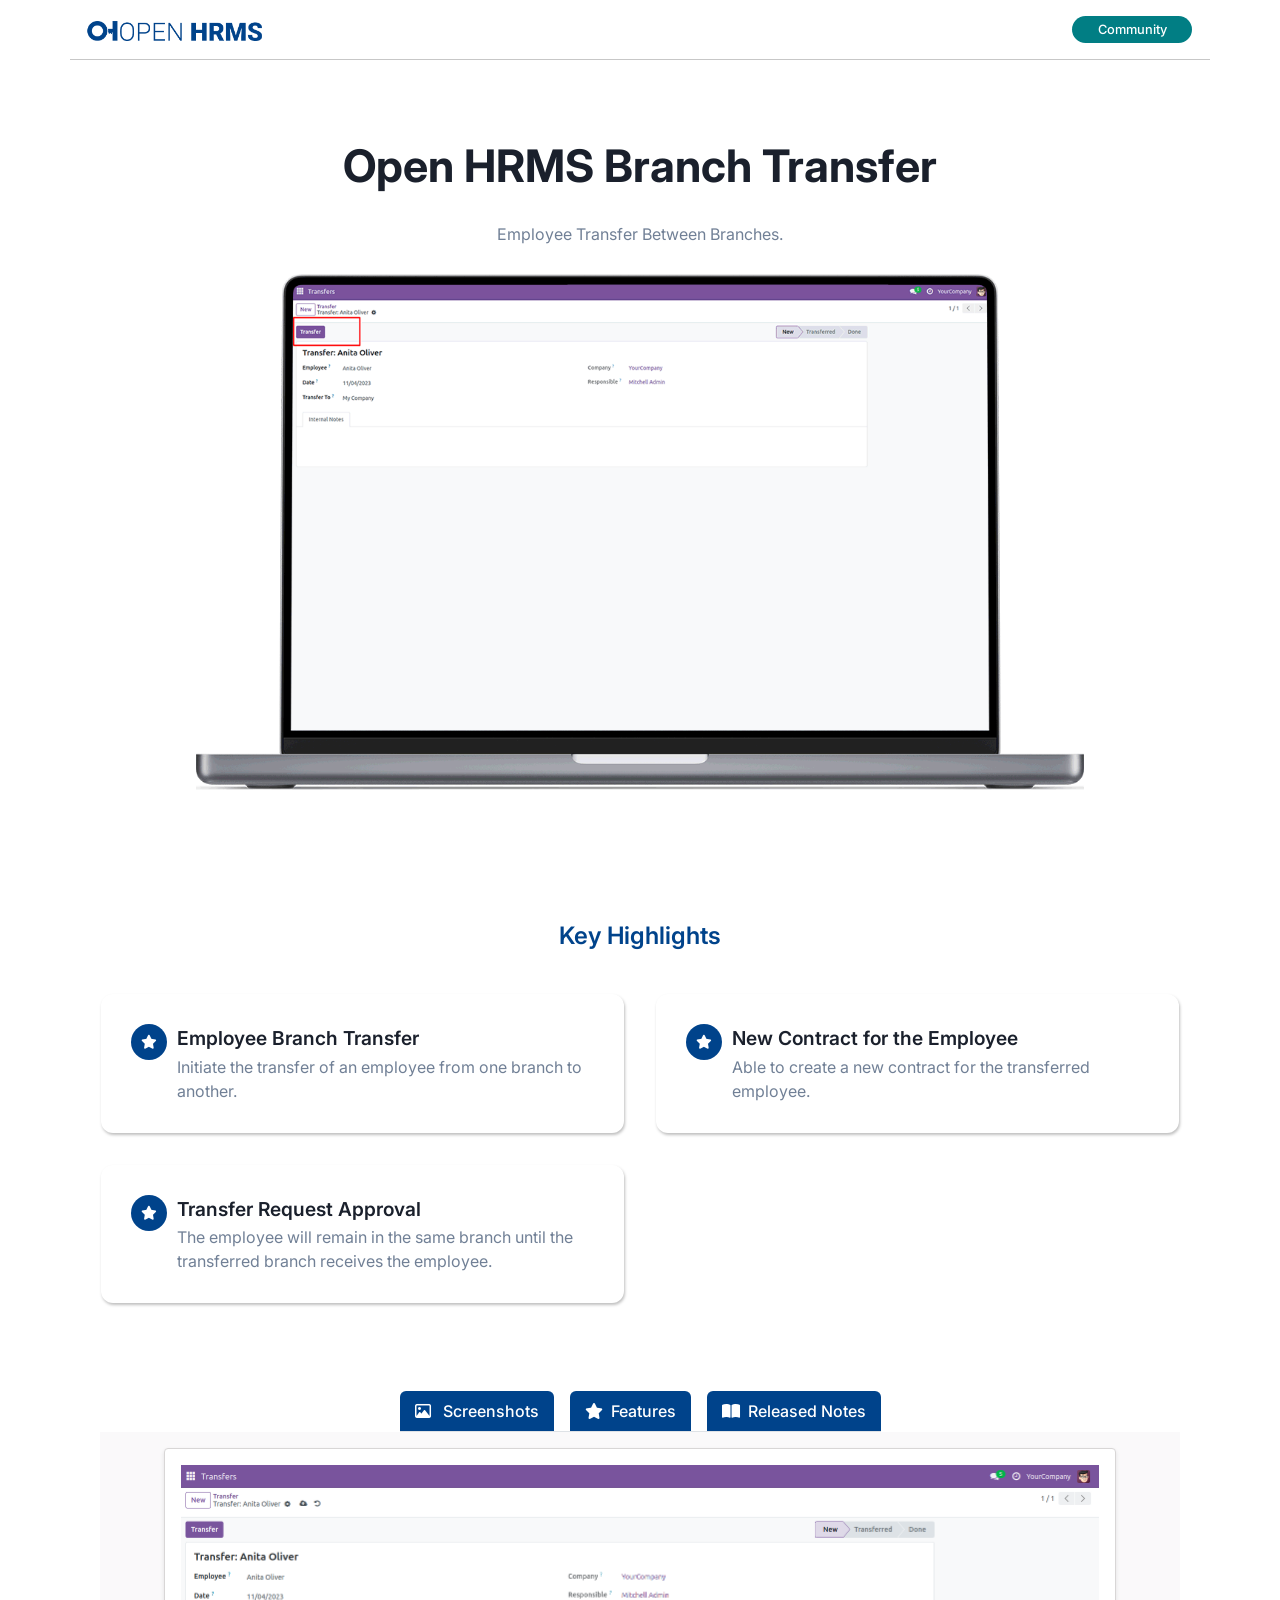
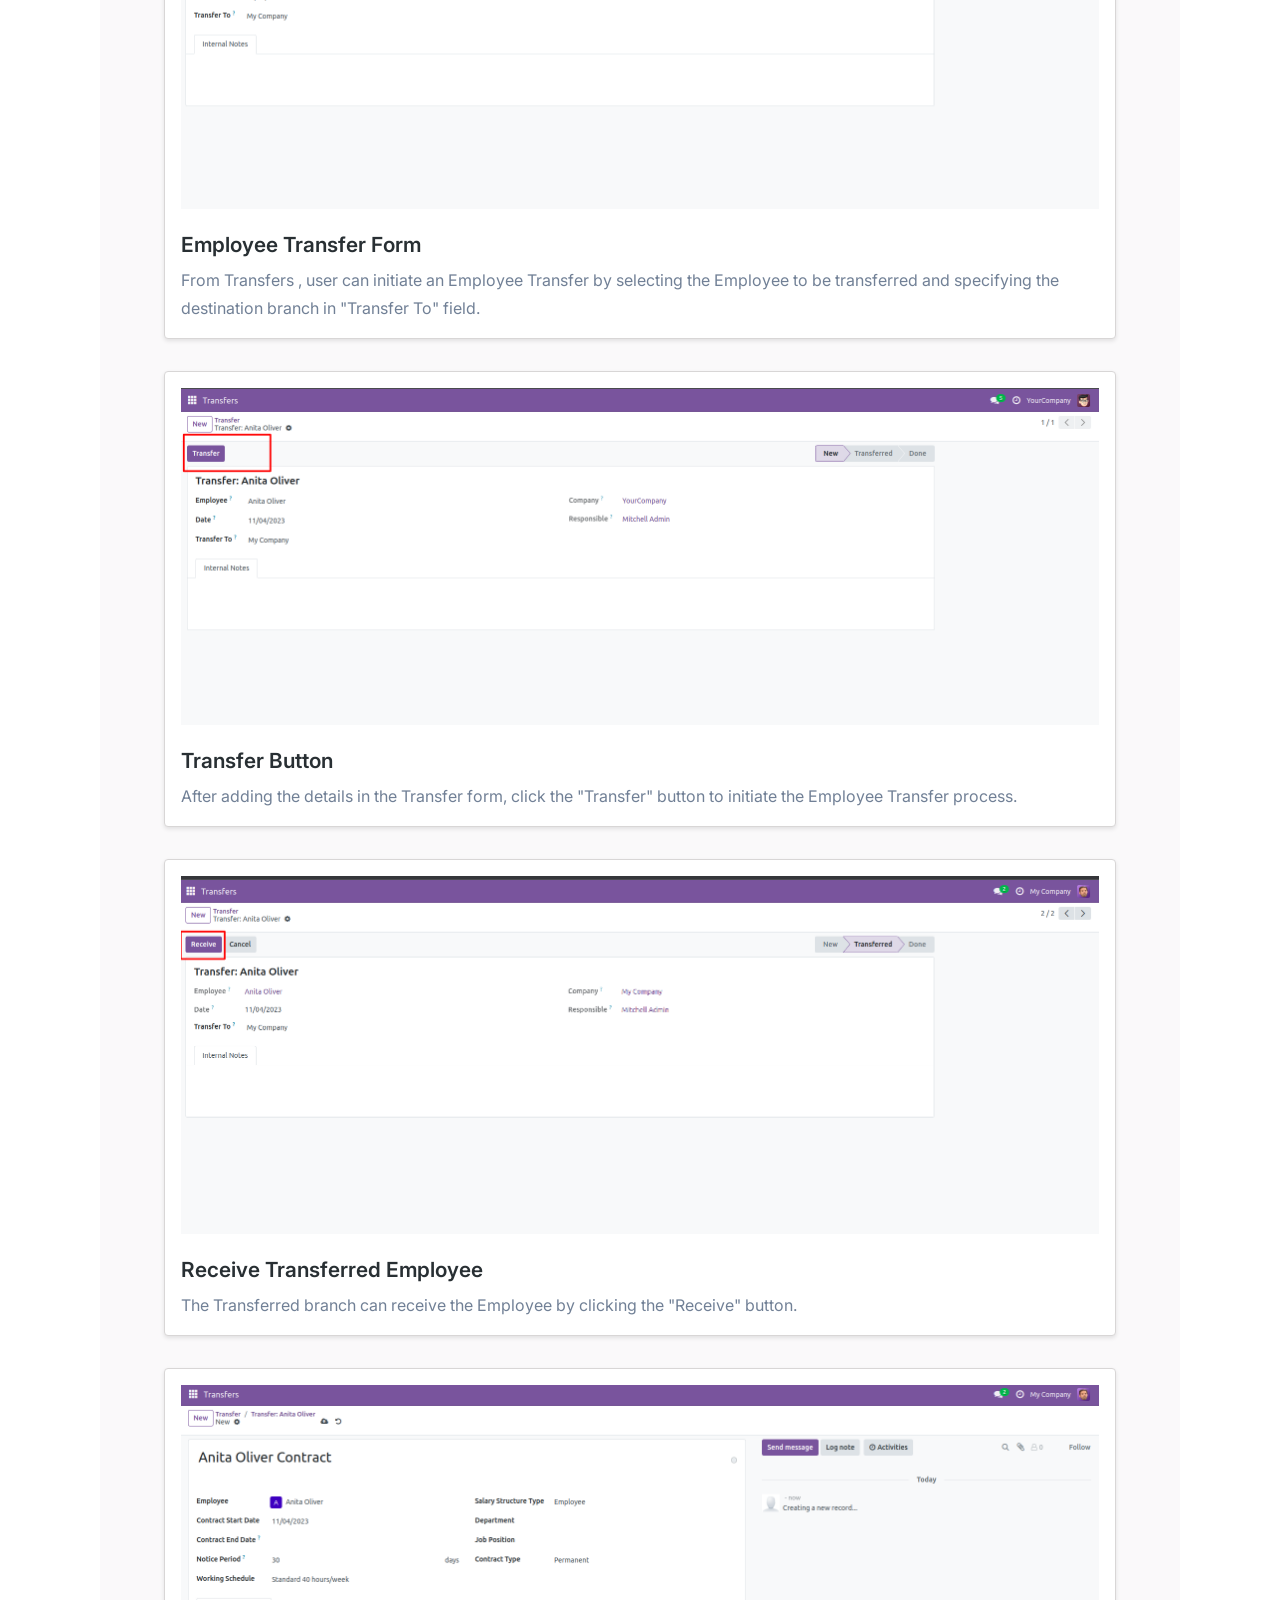
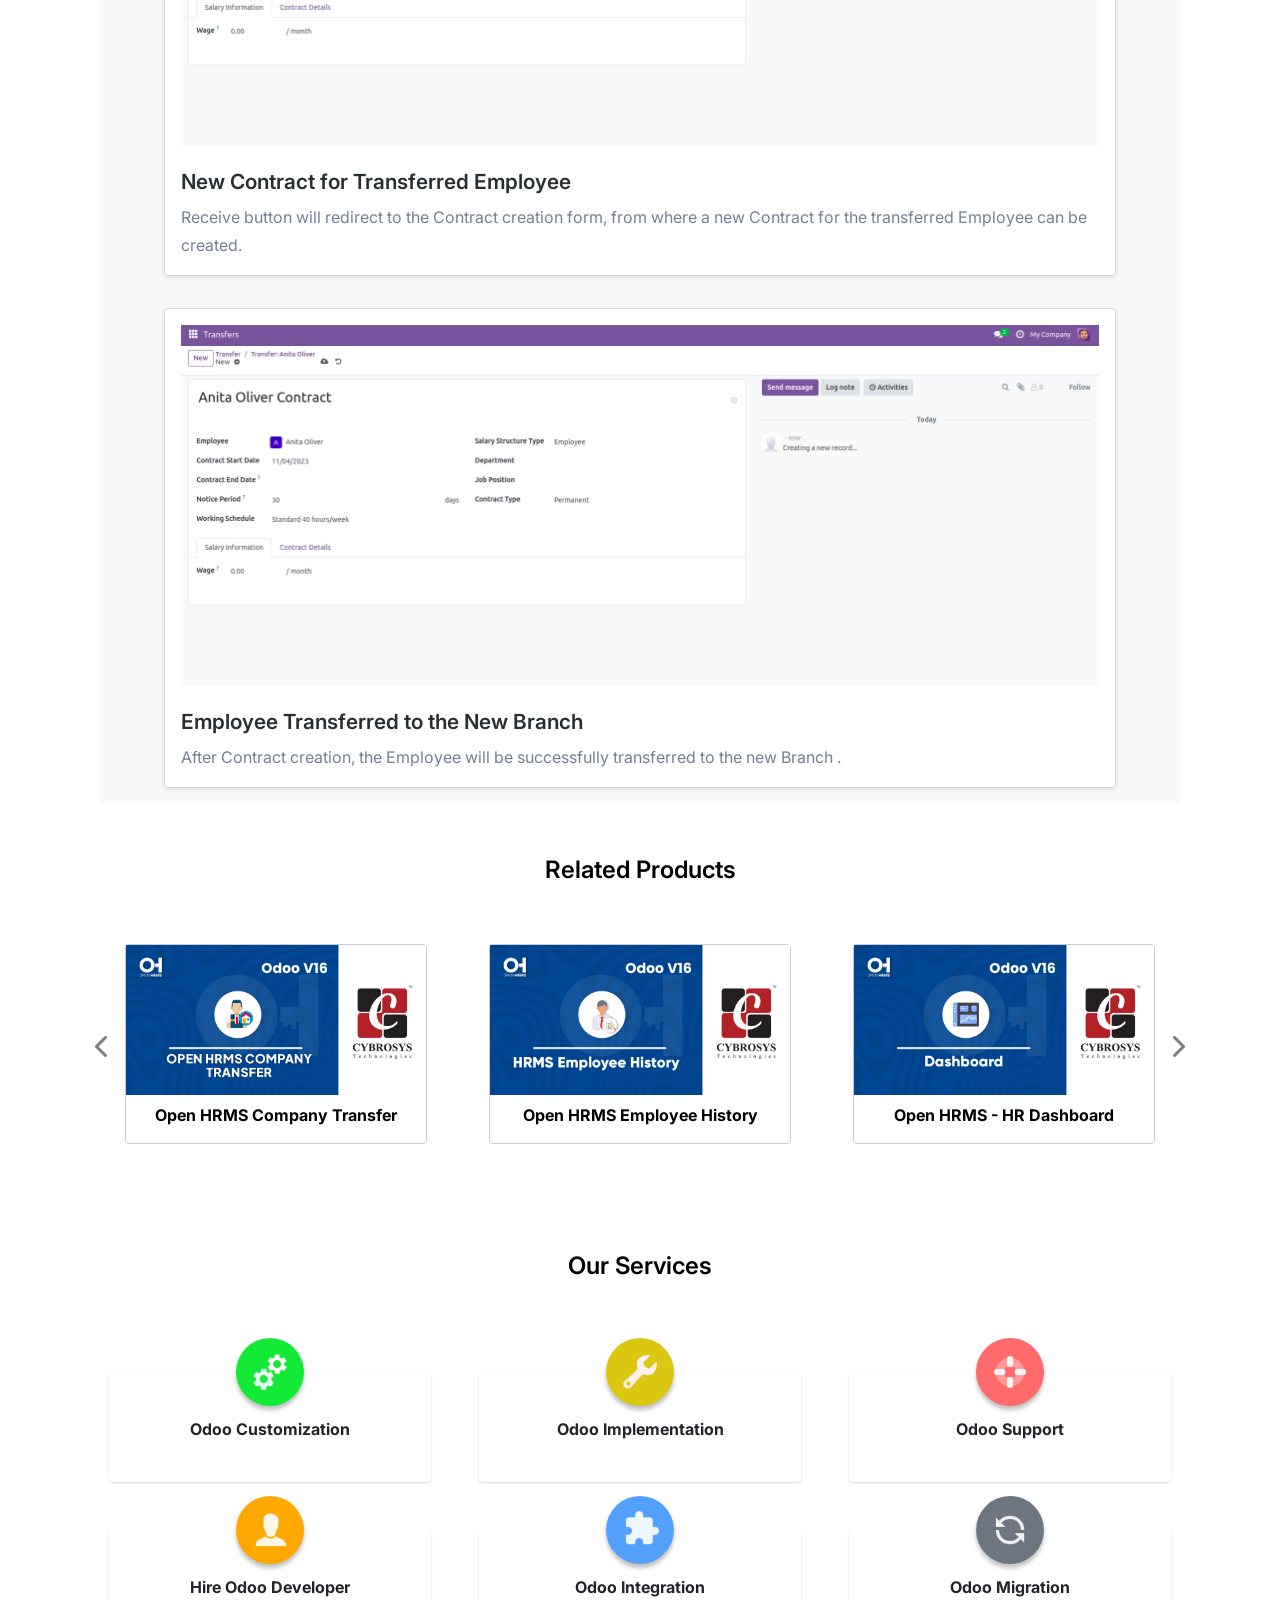
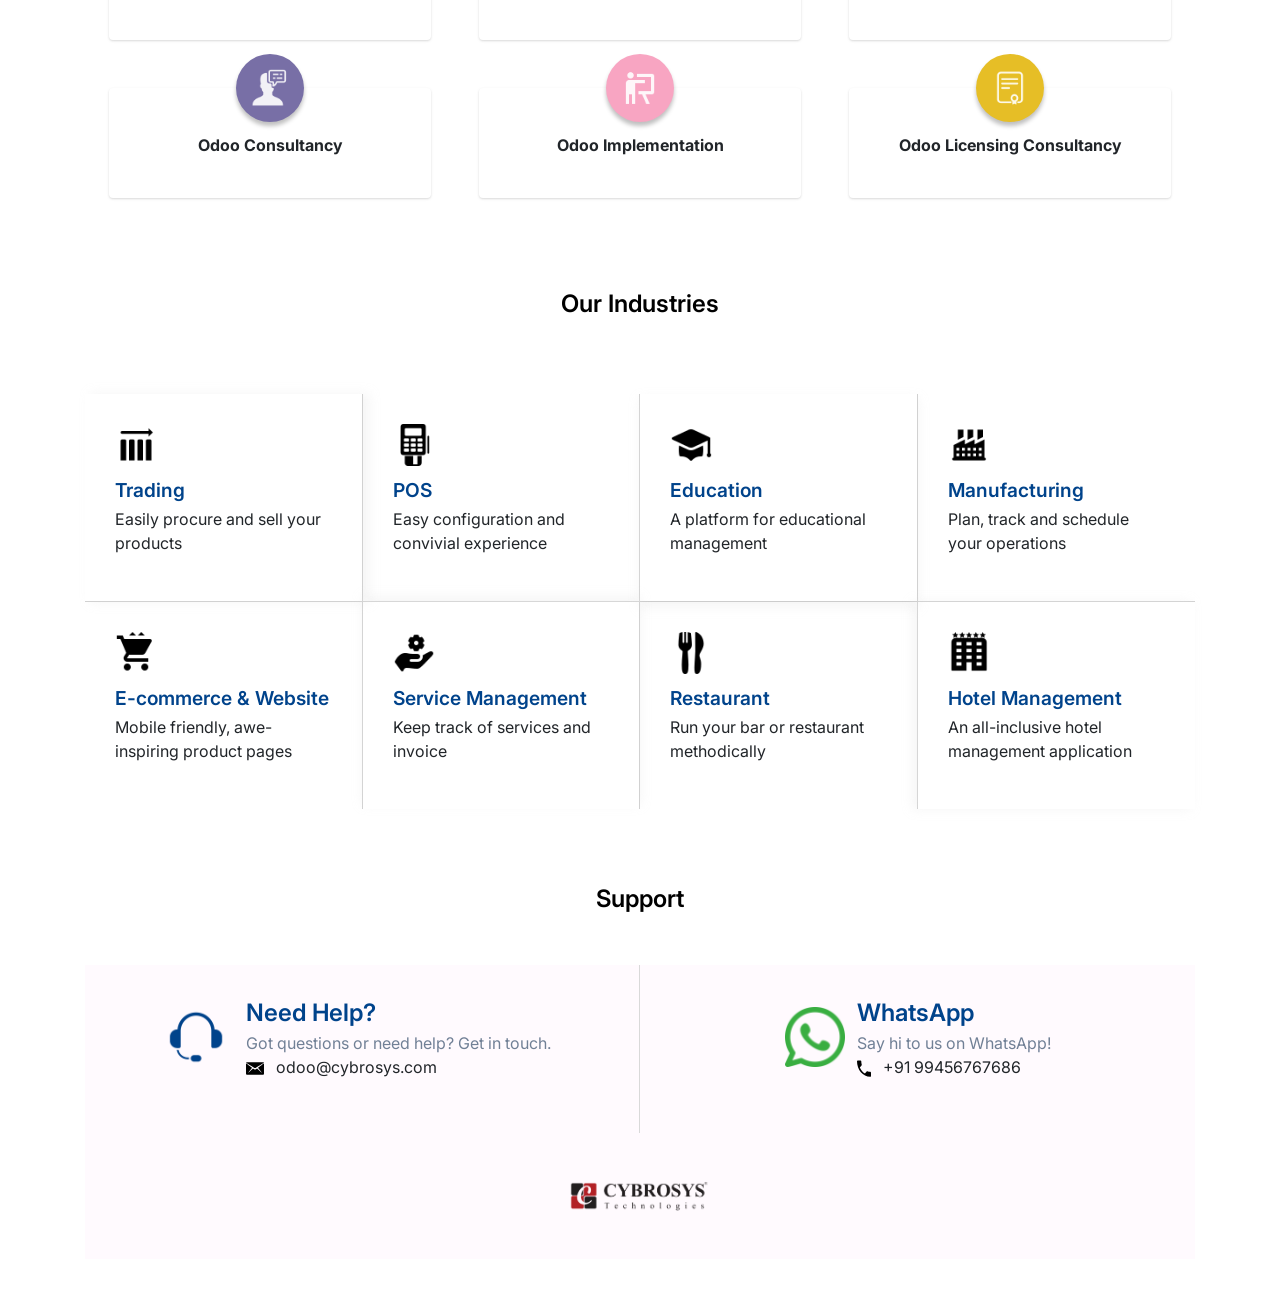
<file: hr_employee_transfer/static/description/index.html>
<!DOCTYPE html>
<html lang="en">
<head>
    <meta charset="UTF-8">
    <meta name="viewport" content="width=device-width, initial-scale=1.0">
    <title>Odoo App 3 Index</title>

    <!-- Bootstrap CSS -->
    <link rel="stylesheet" href="https://cdn.jsdelivr.net/npm/bootstrap@4.0.0/dist/css/bootstrap.min.css"
          integrity="sha384-Gn5384xqQ1aoWXA+058RXPxPg6fy4IWvTNh0E263XmFcJlSAwiGgFAW/dAiS6JXm" crossorigin="anonymous">
    <link rel="stylesheet" href="https://cdnjs.cloudflare.com/ajax/libs/font-awesome/6.2.1/css/all.min.css">
    <link rel="preconnect" href="https://fonts.googleapis.com">
    <link rel="preconnect" href="https://fonts.gstatic.com" crossorigin>
    <link href="https://fonts.googleapis.com/css2?family=Inter:wght@400;500;600;700;800&display=swap" rel="stylesheet">
</head>
<body>
<section>
    <div class="container" style="font-family: 'Inter', sans-serif !important;background-color: #fff !important;">
        <div class="row">
            <div class="col-sm-12 col-md-12 col-lg-12 d-flex justify-content-between flex-wrap align-items-sm-center"
                 style="border-bottom:1px solid rgba(0, 0, 0, 0.22)">
                <div class="my-3">
                    <img src="images/logo-horizontal (1).png" style="width:auto !important; height:20px !important">
                </div>
                <div class="my-3 d-flex align-items-center">
                    <div class="text-center"
                         style="background-color:#017E84 !important;font-size: 0.8rem !important; color:#fff !important; font-weight:500 !important; padding:4px !important; margin:0 3px !important; border-radius:50px !important; min-width: 120px !important;">
                        Community
                    </div>
                </div>
            </div>
        </div>
        <div class="row">
            <div class="col-sm-12 col-md-12 col-lg-12 text-center d-flex align-items-center flex-column"
                 style="margin: 80px 0px !important;">
                <h1 style="font-size: 2.8rem;font-weight: 700; color:
                    #1A202C;">
                    Open HRMS Branch Transfer</h1>
                <p class="my-3 mb-4"
                   style="max-width: 80%; font-weight: 400 !important; line-height: 32px; color: #718096;">
                    Employee Transfer Between Branches.
                </p>
                <div style="width: 80%;">
                    <img src="assets/screenshots/hero.gif" class="img-responsive" width="100%" height="auto">
                </div>
            </div>
        </div>
        <div class="container mt-5 mb-5">
            <div class="col-lg-12 d-flex flex-column justify-content-center align-items-center mt-4">
                <p class="m-0" style="font-weight: 600; font-size: 24px; color:#00438B !important">Key Highlights
                </p>
            </div>
            <div class="row py-4">
                <div class="col-md-6 col-sm-12 p-3">

                    <div class="d-flex   h-100" style="padding: 30px;border-radius: 12px;
                                    background: #FFF;
                                    box-shadow: 1px 2px 3px 0px rgba(0, 0, 0, 0.25); ">
                        <div style="width: 36px; height: 36px; border-radius: 50%; background: #00438B;
                                    display: flex; justify-content: center; align-items: center;
                                    margin-right: 10px;flex-shrink: 0;">
                            <i class="fa-solid fa-star  " style="color: #fff;font-size:14px;"></i>
                        </div>
                        <div>

                            <p style="color: #1A202C;font-weight: 600;
                                      font-size: 1.2rem; margin-bottom: 2px;">Employee Branch Transfer</p>
                            <p class="m-0" style="color:#718096">Initiate the transfer of an employee from one branch
                                to another.
                            </p>
                        </div>
                    </div>
                </div>
                <div class="col-md-6 col-sm-12 p-3">

                    <div class="d-flex   h-100" style="padding: 30px;border-radius: 12px;
                                    background: #FFF;
                                    box-shadow: 1px 2px 3px 0px rgba(0, 0, 0, 0.25); ">
                        <div style="width: 36px; height: 36px; border-radius: 50%; background:#00438B;
                                    display: flex; justify-content: center; align-items: center;
                                    margin-right: 10px;flex-shrink: 0;">
                            <i class="fa-solid fa-star  " style="color: #fff;font-size:14px;"></i>
                        </div>
                        <div>

                            <p style="color: #1A202C;font-weight: 600;
                                      font-size: 1.2rem; margin-bottom: 2px;">New Contract for the Employee</p>
                            <p class="m-0" style="color:#718096">Able to create a new contract for the transferred
                                employee.
                            </p>
                        </div>
                    </div>
                </div>
                <div class="col-md-6 col-sm-12 p-3">

                    <div class="d-flex   h-100" style="padding: 30px;border-radius: 12px;
                                    background: #FFF;
                                    box-shadow: 1px 2px 3px 0px rgba(0, 0, 0, 0.25); ">
                        <div style="width: 36px; height: 36px; border-radius: 50%; background:#00438B;
                                    display: flex; justify-content: center; align-items: center;
                                    margin-right: 10px;flex-shrink: 0;">
                            <i class="fa-solid fa-star  " style="color: #fff;font-size:14px;"></i>
                        </div>
                        <div>

                            <p style="color: #1A202C;font-weight: 600;
                                      font-size: 1.2rem; margin-bottom: 2px;">Transfer Request Approval</p>
                            <p class="m-0" style="color:#718096">The employee will remain in the same branch until the
                                transferred branch receives the employee.
                            </p>
                        </div>
                    </div>
                </div>
            </div>

        </div>

        <div class="container rounded">
            <ul class="nav nav-tabs d-flex" style="width: fit-content;margin: 0 auto;gap: 1rem;">
                <li class="col text-center py-2 text-nowrap "
                    style="color: #fff; background-color: #00438B;border-radius: 6px 6px 0px 0px;"><a
                        class="active show" data-toggle="tab" href="#tab1"
                        style="color: #fff;font-weight: 500; background-color: #00438B; text-decoration: none;">
                    <i class="fa-regular fa-image  pr-2" style="color: #fff;"></i>
                    Screenshots</a></li>

                <li class="col text-center py-2 text-nowrap "
                    style="color: #fff; background-color: #00438B;border-radius: 6px 6px 0px 0px;"><a
                        data-toggle="tab" href="#tab2"
                        style="color: #fff;font-weight: 500;  text-decoration: none;"><i
                        class="fa-solid fa-star  pr-2" style="color: #fff;"></i>Features</a></li>
                <li class="col text-center py-2 text-nowrap "
                    style="color: #fff; background-color: #00438B;border-radius: 6px 6px 0px 0px;"><a
                        data-toggle="tab" href="#tab3"
                        style="color: #fff;font-weight: 500; text-decoration: none; background-color:#00438B;"><i
                        class="fa-solid fa-book-open  pr-2" style="color: #fff;"></i>Released Notes</a></li>

            </ul>

            <div class="tab-content" style="background-color: rgba(121, 113, 119, 0.04);">
                <div id="tab1" class="tab-pane fade in active show">
                    <div class="col-lg-12 py-2" style="padding: 1rem 4rem !important;">
                        <div
                                style="border: 1px solid #d8d6d6; border-radius: 4px; background: #fff; box-shadow: 0 2px 4px rgba(0, 0, 0, 0.1);">
                            <div class="row justify-content-center p-3 w-100 m-0">

                                <img src="assets/screenshots/screenshot_1.png" class="img-responsive" width="100%"
                                     height="auto">

                            </div>
                            <div class="px-3">
                                <h4 class="mt-2"
                                    style=" font-weight:600 !important; color:#282F33 !important; font-size:1.3rem !important">
                                    Employee Transfer Form</h4>
                                <p style=" color:#718096!important; font-size:1rem !important;line-height: 28px;">
                                    From Transfers , user can initiate an Employee Transfer by selecting the Employee to
                                    be transferred and specifying the destination branch in "Transfer To" field.</p>
                            </div>

                        </div>
                    </div>
                    <div class="col-lg-12 py-2" style="padding: 1rem 4rem !important;">
                        <div
                                style="border: 1px solid #d8d6d6; border-radius: 4px;  background: #fff; box-shadow: 0 2px 4px rgba(0, 0, 0, 0.1);">
                            <div class="row justify-content-center p-3 w-100 m-0">

                                <img src="assets/screenshots/screenshot_2.png" class="img-responsive" width="100%"
                                     height="auto">

                            </div>
                            <div class="px-3">
                                <h4 class="mt-2"
                                    style=" font-weight:600 !important; color:#282F33 !important; font-size:1.3rem !important">
                                    Transfer Button</h4>
                                <p style=" color:#718096!important; font-size:1rem !important;line-height: 28px;">
                                    After adding the details in the Transfer form, click the "Transfer" button to
                                    initiate the Employee Transfer process.</p>
                            </div>

                        </div>
                    </div>
                    <div class="col-lg-12 py-2" style="padding: 1rem 4rem !important;">
                        <div
                                style="border: 1px solid #d8d6d6; border-radius: 4px;  background: #fff; box-shadow: 0 2px 4px rgba(0, 0, 0, 0.1);">
                            <div class="row justify-content-center p-3 w-100 m-0">

                                <img src="assets/screenshots/screenshot_3.png" class="img-responsive" width="100%"
                                     height="auto">

                            </div>
                            <div class="px-3">
                                <h4 class="mt-2"
                                    style=" font-weight:600 !important; color:#282F33 !important; font-size:1.3rem !important">
                                    Receive Transferred Employee</h4>
                                <p style=" color:#718096!important; font-size:1rem !important;line-height: 28px;">
                                    The Transferred branch can receive the Employee by clicking the "Receive"
                                    button.</p>
                            </div>

                        </div>
                    </div>
                    <div class="col-lg-12 py-2" style="padding: 1rem 4rem !important;">
                        <div
                                style="border: 1px solid #d8d6d6; border-radius: 4px;  background: #fff; box-shadow: 0 2px 4px rgba(0, 0, 0, 0.1);">
                            <div class="row justify-content-center p-3 w-100 m-0">

                                <img src="assets/screenshots/screenshot_4.png" class="img-responsive" width="100%"
                                     height="auto">

                            </div>
                            <div class="px-3">
                                <h4 class="mt-2"
                                    style=" font-weight:600 !important; color:#282F33 !important; font-size:1.3rem !important">
                                    New Contract for Transferred Employee</h4>
                                <p style=" color:#718096!important; font-size:1rem !important;line-height: 28px;">
                                    Receive button will redirect to the Contract creation form, from where a new
                                    Contract for the transferred Employee can be created.</p>
                            </div>

                        </div>
                    </div>
                    <div class="col-lg-12 py-2" style="padding: 1rem 4rem !important;">
                        <div
                                style="border: 1px solid #d8d6d6; border-radius: 4px;  background: #fff; box-shadow: 0 2px 4px rgba(0, 0, 0, 0.1);">
                            <div class="row justify-content-center p-3 w-100 m-0">

                                <img src="assets/screenshots/screenshot_4.png" class="img-responsive" width="100%"
                                     height="auto">

                            </div>
                            <div class="px-3">
                                <h4 class="mt-2"
                                    style=" font-weight:600 !important; color:#282F33 !important; font-size:1.3rem !important">
                                    Employee Transferred to the New Branch</h4>
                                <p style=" color:#718096!important; font-size:1rem !important;line-height: 28px;">
                                    After Contract creation, the Employee will be successfully transferred to the new
                                    Branch
                                    .</p>
                            </div>

                        </div>
                    </div>
                </div>

                <div id="tab2" class="tab-pane fade">
                    <div class="col-mg-12" style="padding: 1rem 4rem;">
                        <ul style="list-style: none; padding: 1rem 0;font-weight: 500;">
                            <li class="py-3"
                                style="font-weight: 500;background-color: #fff; border-radius: 4px; padding: 1rem; margin-bottom: 1rem; box-shadow: 0 2px 4px rgba(0, 0, 0, 0.1);">
                                    <span style="margin-right: 12px;"><img src="images/star (1) 2.svg" alt=""
                                                                           width="16px"></span>Able to transfer
                                Employees between branches very easily
                            </li>
                            <li class="py-3"
                                style="font-weight: 500;background-color: #fff; border-radius: 4px; padding: 1rem; margin-bottom: 1rem; box-shadow: 0 2px 4px rgba(0, 0, 0, 0.1);">
                                    <span style="margin-right: 12px;"><img src="images/star (1) 2.svg" alt=""
                                                                           width="16px"></span>New Contract creation for
                                transferred Employee
                            </li>
                            <li class="py-3"
                                style="font-weight: 500;background-color: #fff; border-radius: 4px; padding: 1rem; margin-bottom: 1rem; box-shadow: 0 2px 4px rgba(0, 0, 0, 0.1);">
                                    <span style="margin-right: 12px;"><img src="images/star (1) 2.svg" alt=""
                                                                           width="16px"></span>Transferred Branch can
                                Receive/un-receive the transferred Employee
                            </li>
                        </ul>
                    </div>
                </div>
                <div id="tab3" class="tab-pane fade">
                    <div class="col-mg-12 active" style="padding: 1rem 4rem;">
                        <div class="py-3"
                             style="font-weight: 500;background-color: #fff; border-radius: 4px; padding: 1rem; box-shadow: 0 2px 4px rgba(0, 0, 0, 0.1);">
                            <div class="d-flex mb-3" style="font-size: 0.8rem; font-weight: 500;"><span>Version
                                        17.0.1.0.0</span><span class="px-2">|</span><span
                                    style="color: #00438B;font-weight: 600;">Released on:28th November 2023</span>
                            </div>
                            <p class="m-0"
                               style=" color:#718096!important; font-size:1rem !important;line-height: 28px;">

                                Initial Commit for Open HRMS Branch Transfer</p>
                        </div>
                    </div>
                </div>
            </div>
        </div>
        <div class="container mt-5">
            <div class="col-lg-12 d-flex flex-column justify-content-center align-items-center mt-5">
                <p class="m-0" style="font-weight: 600; font-size: 24px; color:#000 !important">Related Products</p>

            </div>
        </div>
        <div id="myCarousel" class="carousel slide py-3" data-ride="carousel">

            <div class="carousel-inner">
                <div class="carousel-item active">
                    <div class="row p-4">
                        <div class="col">
                            <div class="p-3">
                                <a href="https://apps.odoo.com/apps/modules/16.0/hr_employee_transfer/"
                                   style="color: #000; text-decoration: none;">
                                    <div style="border:1px solid #CBCBCB !important;border-radius: 4px;">
                                        <div style="width: 300px; ">
                                            <img src="assets/modules/banner_1.png" alt="" width="100%" height="auto">
                                        </div>
                                        <p class="text-center pt-2 text-black font-weight-bold">Open HRMS Company
                                            Transfer</p>
                                    </div>
                                </a>
                            </div>
                        </div>
                        <div class="col">
                            <div class="p-3">
                                <a href="https://apps.odoo.com/apps/modules/16.0/history_employee/"
                                   style="color: #000; text-decoration: none;">
                                    <div style="border:1px solid #CBCBCB !important;border-radius: 4px;">
                                        <div style="width: 300px; ">
                                            <img src="assets/modules/banner_2.png" alt="" width="100%" height="auto">
                                        </div>
                                        <p class="text-center pt-2 text-black font-weight-bold">Open HRMS Employee
                                            History</p>
                                    </div>
                                </a>
                            </div>
                        </div>
                        <div class="col">
                            <div class="p-3">
                                <a href="https://apps.odoo.com/apps/modules/16.0/hrms_dashboard/"
                                   style="color: #000; text-decoration: none;">
                                    <div style="border:1px solid #CBCBCB !important;border-radius: 4px;">
                                        <div style="width: 300px; ">
                                            <img src="assets/modules/banner_3.png" alt="" width="100%" height="auto">
                                        </div>
                                        <p class="text-center pt-2 text-black font-weight-bold">Open HRMS - HR
                                            Dashboard</p>
                                    </div>
                                </a>
                            </div>
                        </div>
                    </div>
                </div>
                <div class="carousel-item">
                    <div class="row p-4">
                        <div class="col">
                            <div class="p-3">
                                <a href="https://apps.odoo.com/apps/modules/16.0/hr_multi_company/"
                                   style="color: #000; text-decoration: none;">
                                    <div style="border:1px solid #CBCBCB !important;border-radius: 4px;">
                                        <div style="width: 300px; ">
                                            <img src="assets/modules/banner_4.png" alt="" width="100%" height="auto">
                                        </div>
                                        <p class="text-center pt-2 text-black font-weight-bold">Open HRMS
                                            Multi-Company</p>
                                    </div>
                                </a>
                            </div>
                        </div>
                        <div class="col">
                            <div class="p-3">
                                <a href="https://apps.odoo.com/apps/modules/16.0/hr_reminder/"
                                   style="color: #000; text-decoration: none;">
                                    <div style="border:1px solid #CBCBCB !important;border-radius: 4px;">
                                        <div style="width: 300px;">
                                            <img src="assets/modules/banner_5.png" alt="" width="100%" height="auto">

                                        </div>
                                        <p class="text-center pt-2 text-black font-weight-bold">Open HRMS Reminders
                                            Todo</p>
                                    </div>
                                </a>
                            </div>
                        </div>
                        <div class="col">
                            <div class="p-3">
                                <a href="https://apps.odoo.com/apps/modules/16.0/hr_resignation/"
                                   style="color: #000; text-decoration: none;">
                                    <div style="border:1px solid #CBCBCB !important;border-radius: 4px;">
                                        <div style="width: 300px;">
                                            <img src="assets/modules/banner_6.png" alt="" width="100%" height="auto">

                                        </div>
                                        <p class="text-center pt-2 text-black font-weight-bold">Open HRMS
                                            Resignation</p>
                                    </div>
                                </a>
                            </div>
                        </div>
                    </div>
                </div>
            </div>
            <a class="carousel-control-prev" href="#myCarousel" data-slide="prev" style="width: 35px; color: #000;">
                    <span class="carousel-control-prev-icon">
                        <i class="fa fa-chevron-left" style="font-size: 24px;"></i>
                    </span>
            </a>
            <a class="carousel-control-next" href="#myCarousel" data-slide="next" style="width: 35px; color: #000;">
                    <span class="carousel-control-next-icon">
                        <i class="fa fa-chevron-right" style="font-size: 24px;"></i>
                    </span>
            </a>
        </div>
        <div class="container mt-5">
            <div class="col-lg-12 d-flex flex-column justify-content-center align-items-center mt-4">
                <p class="m-0" style="font-weight: 600; font-size: 24px; color:#000 !important">Our Services</p>

            </div>
        </div>
        <div class="container my-5">
            <div class="row py-3">
                <div class="col-md-4 col-sm-6 px-4 py-4">
                    <div
                            style="background-color: #fff; padding: 25px; text-align: center;  box-shadow: rgba(0, 0, 0, 0.1) 0px 1px 3px 0px, rgba(0, 0, 0, 0.06) 0px 1px 2px 0px; position: relative;border-radius: 4px;">

                        <div style="position: absolute; top: 0%; left: 50%; transform: translate(-50%, -50%);">
                            <div style="background-color:#13EA36 ; border-radius: 50%; padding: 15px;    width: 68px;
                                    height: 68px; display: inline-block; box-shadow:0px 4px 4px rgba(0, 0, 0, 0.25);">
                                <img src="images/cogs.png" alt="service-icon" width="38px" height="auto">
                            </div>
                        </div>
                        <p style="margin-top: 20px; font-weight: bold;">Odoo Customization</p>
                    </div>
                </div>
                <div class="col-md-4 col-sm-6 px-4 py-4">
                    <div
                            style="background-color: #fff; padding: 25px; text-align: center; box-shadow: rgba(0, 0, 0, 0.1) 0px 1px 3px 0px, rgba(0, 0, 0, 0.06) 0px 1px 2px 0px; position: relative;border-radius: 4px;">

                        <div style="position: absolute; top: 0%; left: 50%; transform: translate(-50%, -50%);">
                            <div style="background-color:#DBC711; border-radius: 50%; padding: 15px;    width: 68px;
                                    height: 68px; display: inline-block; box-shadow:0px 4px 4px rgba(0, 0, 0, 0.25);">
                                <img src="images/wrench.png" alt="service-icon" width="38px" height="auto">
                            </div>
                        </div>
                        <p style="margin-top: 20px; font-weight: bold;">Odoo Implementation</p>
                    </div>
                </div>
                <div class="col-md-4 col-sm-6 px-4 py-4">
                    <div
                            style="background-color: #fff; padding: 25px; text-align: center;  box-shadow: rgba(0, 0, 0, 0.1) 0px 1px 3px 0px, rgba(0, 0, 0, 0.06) 0px 1px 2px 0px; position: relative; border-radius: 4px;">

                        <div style="position: absolute; top: 0%; left: 50%; transform: translate(-50%, -50%);">
                            <div style="background-color:#FF6B6B ; border-radius: 50%; padding: 15px;    width: 68px;
                                    height: 68px; display: inline-block; box-shadow:0px 4px 4px rgba(0, 0, 0, 0.25);">
                                <img src="images/lifebuoy.png" alt="service-icon" width="38px" height="auto">
                            </div>
                        </div>
                        <p style="margin-top: 20px; font-weight: bold;">Odoo Support</p>
                    </div>
                </div>
                <div class="col-md-4 col-sm-6 px-4 py-4">
                    <div
                            style="background-color: #fff; padding: 25px; text-align: center; box-shadow: rgba(0, 0, 0, 0.1) 0px 1px 3px 0px, rgba(0, 0, 0, 0.06) 0px 1px 2px 0px; position: relative; border-radius: 4px;">

                        <div style="position: absolute; top: 0%; left: 50%; transform: translate(-50%, -50%);">
                            <div style="background-color:#FFA801 ; border-radius: 50%; padding: 15px;    width: 68px;
                                    height: 68px; display: inline-block; box-shadow:0px 4px 4px rgba(0, 0, 0, 0.25);">
                                <img src="images/user.png" alt="service-icon" width="38px" height="auto">
                            </div>
                        </div>
                        <p style="margin-top: 20px; font-weight: bold;">Hire Odoo Developer</p>
                    </div>
                </div>
                <div class="col-md-4 col-sm-6 px-4 py-4">
                    <div
                            style="background-color: #fff; padding: 25px; text-align: center;  box-shadow: rgba(0, 0, 0, 0.1) 0px 1px 3px 0px, rgba(0, 0, 0, 0.06) 0px 1px 2px 0px; position: relative; border-radius: 4px;">

                        <div style="position: absolute; top: 0%; left: 50%; transform: translate(-50%, -50%);">
                            <div style="background-color:#54A0FF; border-radius: 50%; padding: 15px;    width: 68px;
                                    height: 68px; display: inline-block; box-shadow:0px 4px 4px rgba(0, 0, 0, 0.25);">
                                <img src="images/puzzle.png" alt="service-icon" width="38px" height="auto">
                            </div>
                        </div>
                        <p style="margin-top: 20px; font-weight: bold;">Odoo Integration</p>
                    </div>
                </div>
                <div class="col-md-4 col-sm-6 px-4 py-4">
                    <div
                            style="background-color: #fff; padding: 25px; text-align: center;  box-shadow: rgba(0, 0, 0, 0.1) 0px 1px 3px 0px, rgba(0, 0, 0, 0.06) 0px 1px 2px 0px; position: relative;border-radius: 4px;">

                        <div style="position: absolute; top: 0%; left: 50%; transform: translate(-50%, -50%);">
                            <div style="background-color:#6D7680 ; border-radius: 50%; padding: 15px;    width: 68px;
                                    height: 68px; display: inline-block; box-shadow:0px 4px 4px rgba(0, 0, 0, 0.25);">
                                <img src="images/update.png" alt="service-icon" width="38px" height="auto">
                            </div>
                        </div>
                        <p style="margin-top: 20px; font-weight: bold;">Odoo Migration</p>
                    </div>
                </div>
                <div class="col-md-4 col-sm-6 px-4 py-4">
                    <div
                            style="background-color: #fff; padding: 25px; text-align: center;  box-shadow: rgba(0, 0, 0, 0.1) 0px 1px 3px 0px, rgba(0, 0, 0, 0.06) 0px 1px 2px 0px; position: relative;border-radius: 4px;">

                        <div style="position: absolute; top: 0%; left: 50%; transform: translate(-50%, -50%);">
                            <div style="background-color:#786FA6 ; border-radius: 50%; padding: 15px;    width: 68px;
                                    height: 68px; display: inline-block; box-shadow:0px 4px 4px rgba(0, 0, 0, 0.25);">
                                <img src="images/consultation.png" alt="service-icon" width="38px" height="auto">
                            </div>
                        </div>
                        <p style="margin-top: 20px; font-weight: bold;">Odoo Consultancy</p>
                    </div>
                </div>
                <div class="col-md-4 col-sm-6 px-4 py-4">
                    <div
                            style="background-color: #fff; padding: 25px; text-align: center; box-shadow: rgba(0, 0, 0, 0.1) 0px 1px 3px 0px, rgba(0, 0, 0, 0.06) 0px 1px 2px 0px;position: relative;border-radius: 4px;">

                        <div style="position: absolute; top: 0%; left: 50%; transform: translate(-50%, -50%);">
                            <div style="background-color:#F8A5C2 ; border-radius: 50%; padding: 15px;    width: 68px;
                                    height: 68px; display: inline-block; box-shadow:0px 4px 4px rgba(0, 0, 0, 0.25);">
                                <img src="images/training.png" alt="service-icon" width="38px" height="auto">
                            </div>
                        </div>
                        <p style="margin-top: 20px; font-weight: bold;">Odoo Implementation</p>
                    </div>
                </div>
                <div class="col-md-4 col-sm-6 px-4 py-4">
                    <div
                            style="background-color: #fff; padding: 25px; text-align: center;  box-shadow: rgba(0, 0, 0, 0.1) 0px 1px 3px 0px, rgba(0, 0, 0, 0.06) 0px 1px 2px 0px; position: relative;border-radius: 4px;">

                        <div style="position: absolute; top: 0%; left: 50%; transform: translate(-50%, -50%);">
                            <div style="background-color:#E6BE26; border-radius: 50%; padding: 15px;    width: 68px;
                                    height: 68px; display: inline-block; box-shadow:0px 4px 4px rgba(0, 0, 0, 0.25);">
                                <img src="images/license.png" alt="service-icon" width="38px" height="auto">
                            </div>
                        </div>
                        <p style="margin-top: 20px; font-weight: bold;">Odoo Licensing Consultancy</p>
                    </div>
                </div>
            </div>
        </div>
        <div class="container mt-5">
            <div class="col-lg-12 d-flex flex-column justify-content-center align-items-center mt-4">
                <p class="m-0" style="font-weight: 600; font-size: 24px; color:#000 !important">Our Industries</p>
            </div>
        </div>
        <div class="container">
            <div class="row my-5 py-4">
                <div class="col-md-3 col-sm-6 p-0">
                    <div class="d-flex flex-column h-100 "
                         style="border-right: 1px solid rgb(209, 209, 209); border-bottom: 1px solid  rgb(209, 209, 209); padding: 30px; box-shadow: 6px 0 10px rgba(228, 227, 227, 0.373);">
                        <img src="images/trading-black.png" width="42px" height="auto" alt="">
                        <p style="color:#00438B;font-weight: 600; margin-top: 10px;
                           font-size: 1.2rem; margin-bottom: 2px;">Trading</p>
                        <p>Easily procure and sell your products</p>
                    </div>
                </div>
                <div class="col-md-3 col-sm-6  p-0">
                    <div class="d-flex flex-column h-100"
                         style="border-right: 1px solid rgb(209, 209, 209);border-bottom: 1px solid  rgb(209, 209, 209); padding: 30px;">
                        <img src="images/pos-black.png" width="42px" height="auto" alt="">
                        <p style="color:#00438B;font-weight: 600; margin-top: 10px;
                            font-size: 1.2rem; margin-bottom: 2px;">POS</p>
                        <p>Easy configuration and convivial experience</p>
                    </div>
                </div>
                <div class="col-md-3 col-sm-6  p-0">
                    <div class="d-flex flex-column h-100"
                         style="border-right: 1px solid  rgb(209, 209, 209);border-bottom: 1px solid   rgba(0, 0, 0, 0.2); padding: 30px; box-shadow: 0 5px 10px  rgba(228, 227, 227, 0.373)">
                        <img src="images/education-black.png" width="42px" height="auto" alt="">
                        <p style="color:#00438B;font-weight: 600; margin-top: 10px;
                            font-size: 1.2rem; margin-bottom: 2px;">Education</p>
                        <p>A platform for educational management</p>
                    </div>
                </div>
                <div class="col-md-3 col-sm-6  p-0">
                    <div class="d-flex flex-column h-100"
                         style="border-bottom: 1px solid  rgb(209, 209, 209); padding: 30px; ">
                        <img src="images/manufacturing-black.png" width="42px" height="auto" alt="">
                        <p style="color:#00438B;font-weight: 600; margin-top: 10px;
                            font-size: 1.2rem; margin-bottom: 2px;">Manufacturing</p>
                        <p>Plan, track and schedule your operations</p>
                    </div>
                </div>
                <div class="col-md-3 col-sm-6 p-0">
                    <div class="d-flex flex-column h-100"
                         style="border-right: 1px solid  rgb(209, 209, 209); padding: 30px;">
                        <img src="images/ecom-black.png" width="42px" height="auto" alt="">
                        <p style="color:#00438B;font-weight: 600; margin-top: 10px;
                            font-size: 1.2rem; margin-bottom: 2px;">E-commerce & Website</p>
                        <p>Mobile friendly, awe-inspiring product pages</p>
                    </div>
                </div>
                <div class="col-md-3 col-sm-6   p-0">
                    <div class="d-flex flex-column h-100"
                         style="border-right: 1px solid  rgb(209, 209, 209); padding: 30px;box-shadow: 0 -5px 10px  rgba(228, 227, 227, 0.373);">
                        <img src="images/service-black.png" width="42px" height="auto" alt="">
                        <p style="color:#00438B;font-weight: 600; margin-top: 10px;
                            font-size: 1.2rem; margin-bottom: 2px;">Service Management</p>
                        <p>Keep track of services and invoice</p>
                    </div>
                </div>
                <div class="col-md-3 col-sm-6    p-0">
                    <div class="d-flex flex-column h-100"
                         style="border-right: 1px solid  rgb(209, 209, 209); padding: 30px; ">
                        <img src="images/restaurant-black.png" width="42px" height="auto" alt="">
                        <p style="color: #00438B;font-weight: 600; margin-top: 10px;
                            font-size: 1.2rem; margin-bottom: 2px;">Restaurant</p>
                        <p>Run your bar or restaurant methodically</p>
                    </div>
                </div>
                <div class="col-md-3 col-sm-6   p-0">
                    <div class="d-flex flex-column h-100"
                         style=" padding: 30px;box-shadow: -5px 0 10px  rgba(228, 227, 227, 0.373);">
                        <img src="images/hotel-black.png" width="42px" height="auto" alt="">
                        <p style="color:#00438B;font-weight: 600; margin-top: 10px;
                            font-size: 1.2rem; margin-bottom: 2px;">Hotel Management</p>
                        <p>An all-inclusive hotel management application</p>
                    </div>
                </div>
            </div>
        </div>
        <div class="container mt-5">
            <div class="col-lg-12 d-flex flex-column justify-content-center align-items-center mt-5">
                <p class="m-0" style="font-weight: 600; font-size: 24px; color:#000 !important">Support</p>
            </div>
        </div>
        <div class="container my-5">
            <div class="row" style="background-color: #FFFAFE;">
                <div class="col-md-6 pb-4  d-flex align-items-center justify-content-center"
                     style="border-right: 1px solid #D9D9D9;">
                    <div style="padding: 30px;">
                        <div class="d-flex align-items-center">
                            <img src="images/support (3).png" alt="" width="60px" style="margin-right: 12px;">
                            <div style="padding: 0px 8px;">
                                    <span
                                            style="color: #00438B;font-size: 24px;font-weight: 600;padding-bottom: 1rem;">Need
                                        Help?</span>
                                <p class="m-0" style="color:#718096;">Got questions or need help? Get in touch.</p>
                                <div style="font-weight: 400;"><span><img src="images/support-email.svg" alt=""
                                                                          width="18px"
                                                                          style="filter: invert(1);margin-right: 0.8rem;"></span>odoo@cybrosys.com
                                </div>
                            </div>
                        </div>
                    </div>
                </div>
                <div class="col-md-6 pb-4 d-flex align-items-center justify-content-center">
                    <div style="padding: 30px;">
                        <div class="d-flex align-items-center">
                            <img src="images/whatsapp 1.svg" alt="" width="60px" style="margin-right: 12px;">
                            <div>
                                <span style="color: #00438B;font-size: 24px;font-weight: 600;">WhatsApp</span>
                                <p class="m-0" style="color:#718096;">Say hi to us on WhatsApp!</p>
                                <div style="font-weight: 400; font-size: 16px;"><span><img src="images/phone.svg"
                                                                                           alt="" width="14px"
                                                                                           style="filter: invert(1); margin-right: 0.8rem;"></span>+91
                                    99456767686
                                </div>
                            </div>
                        </div>
                    </div>
                </div>
                <div class="col-12 d-flex ">
                    <div class="my-5 mx-auto">
                        <img src="images/Cybrosys R.png" style="width:auto !important; height:30px !important">
                    </div>
                </div>
            </div>
        </div>
    </div>
</section>
<!-- Optional JavaScript -->
<!-- jQuery first, then Popper.js, then Bootstrap JS -->
<script src="https://ajax.googleapis.com/ajax/libs/jquery/3.5.1/jquery.min.js"></script>
<script src="https://maxcdn.bootstrapcdn.com/bootstrap/4.5.2/js/bootstrap.min.js"></script>
</body>
</html>
</file>
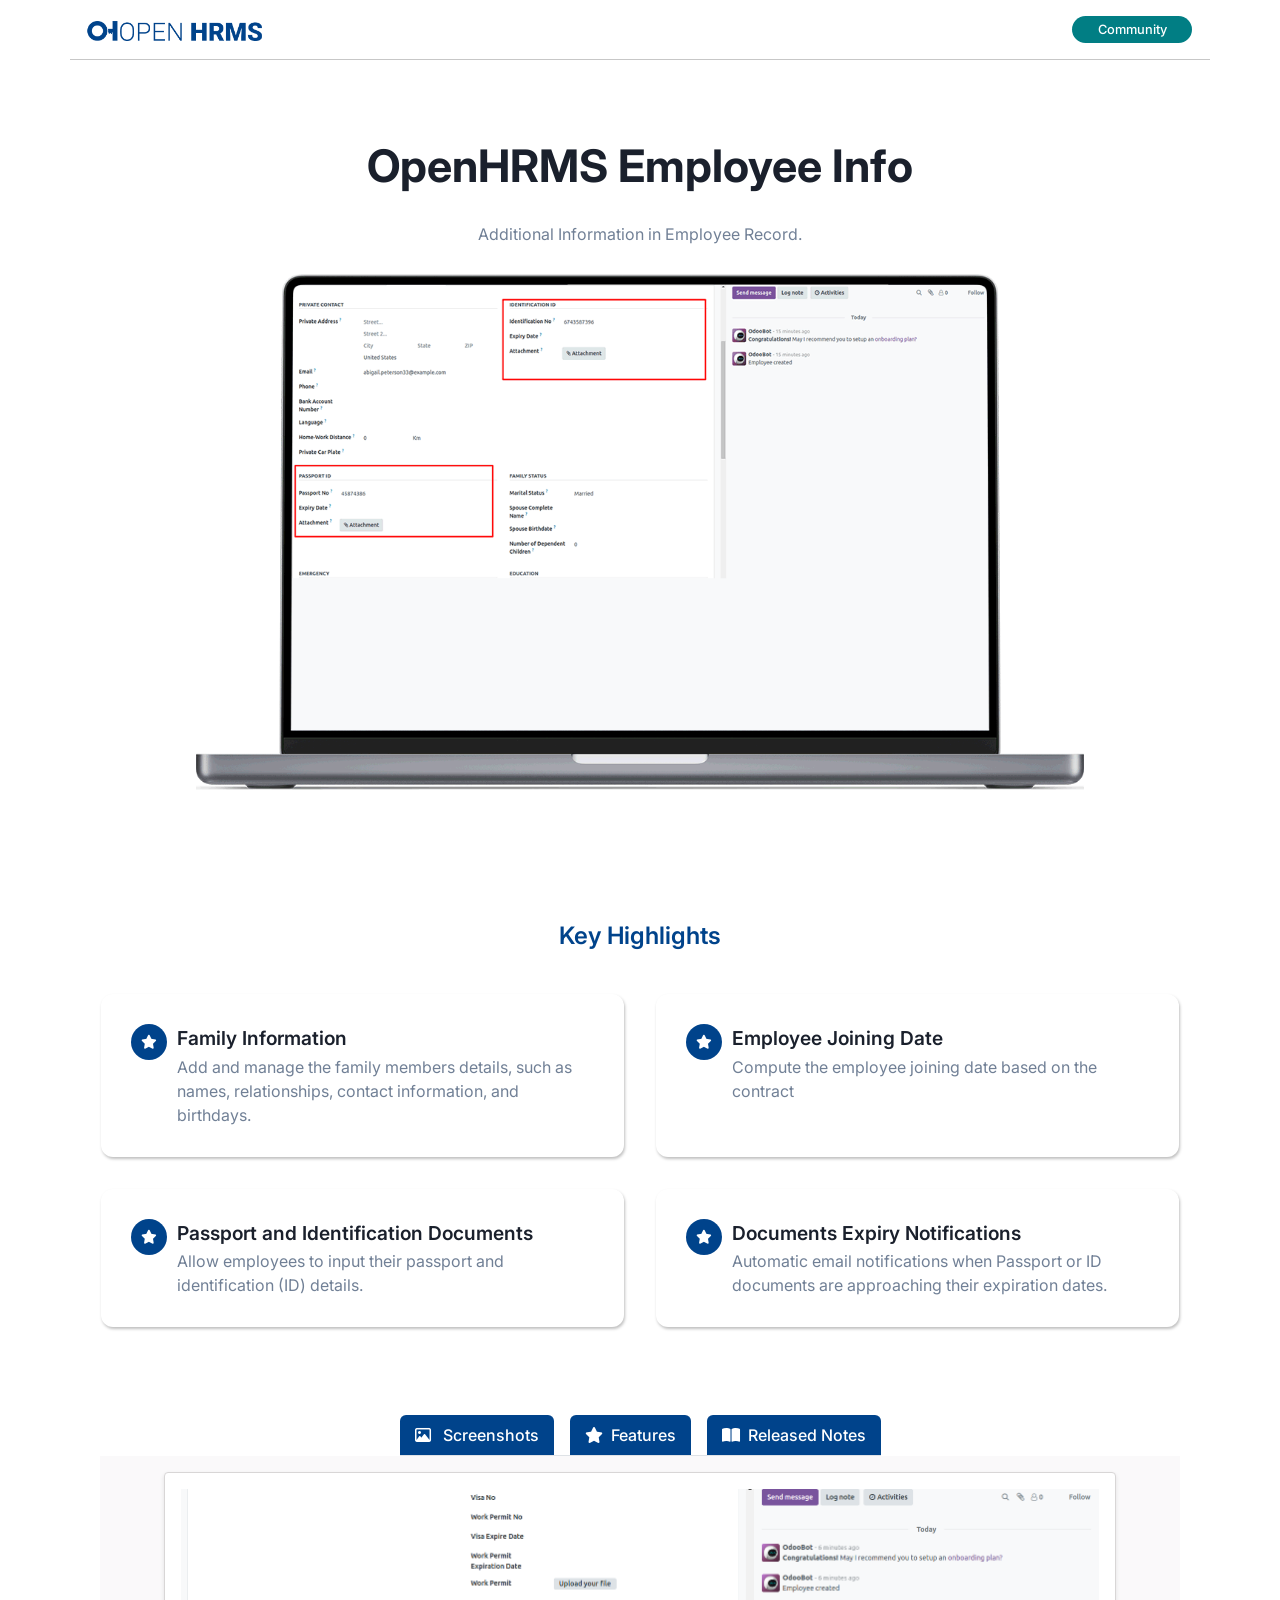
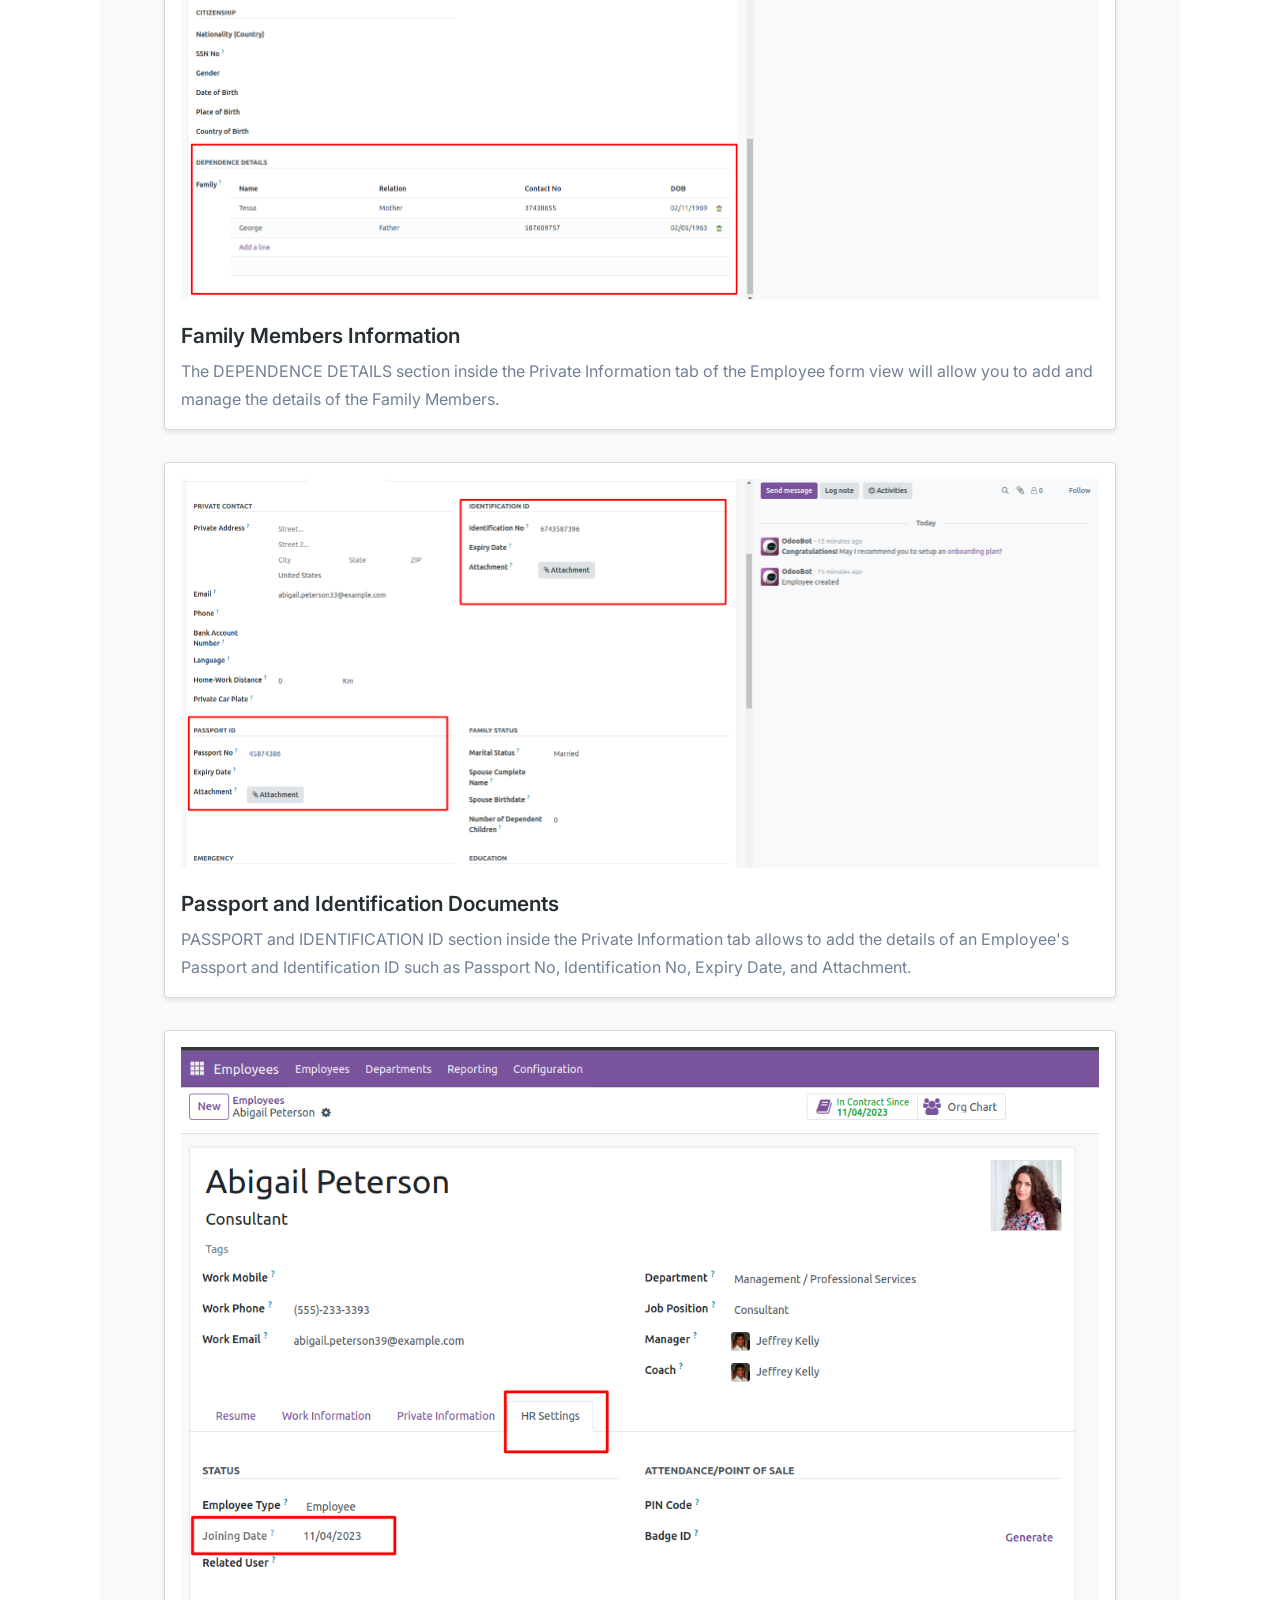
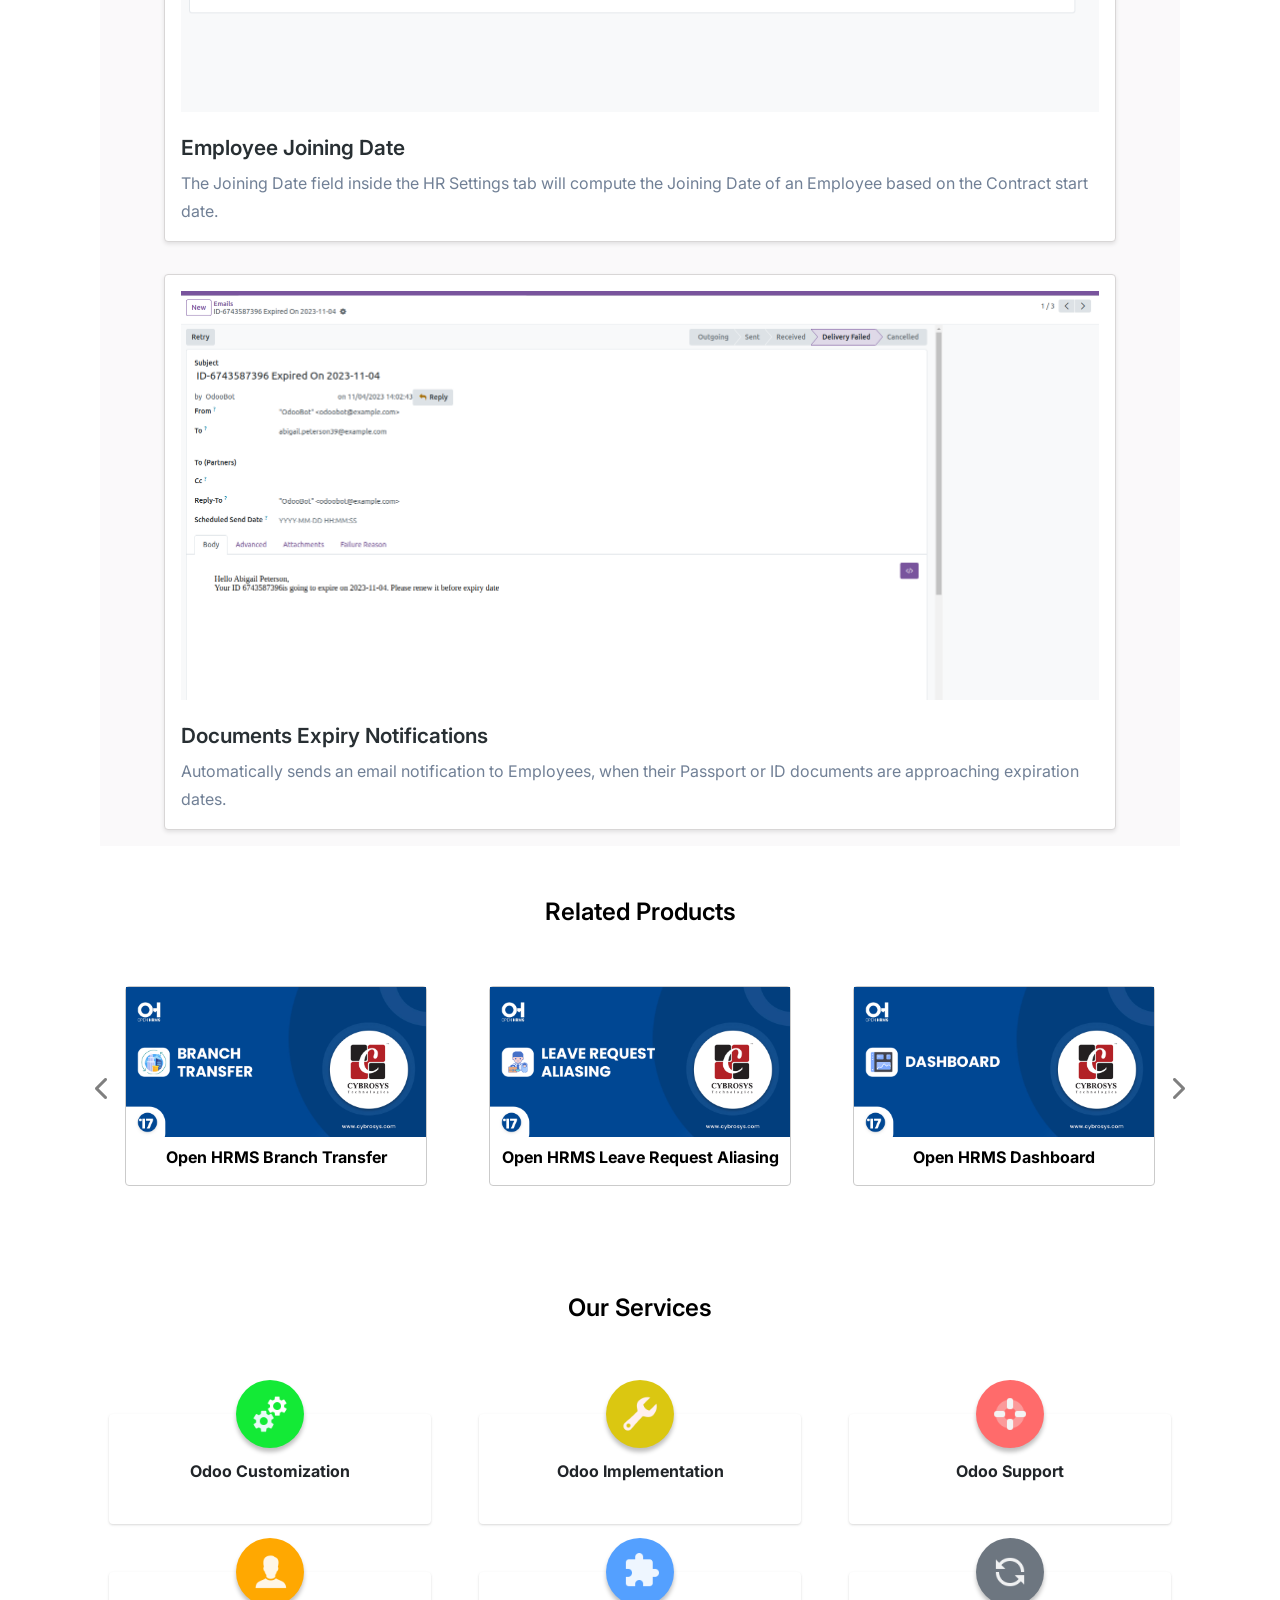
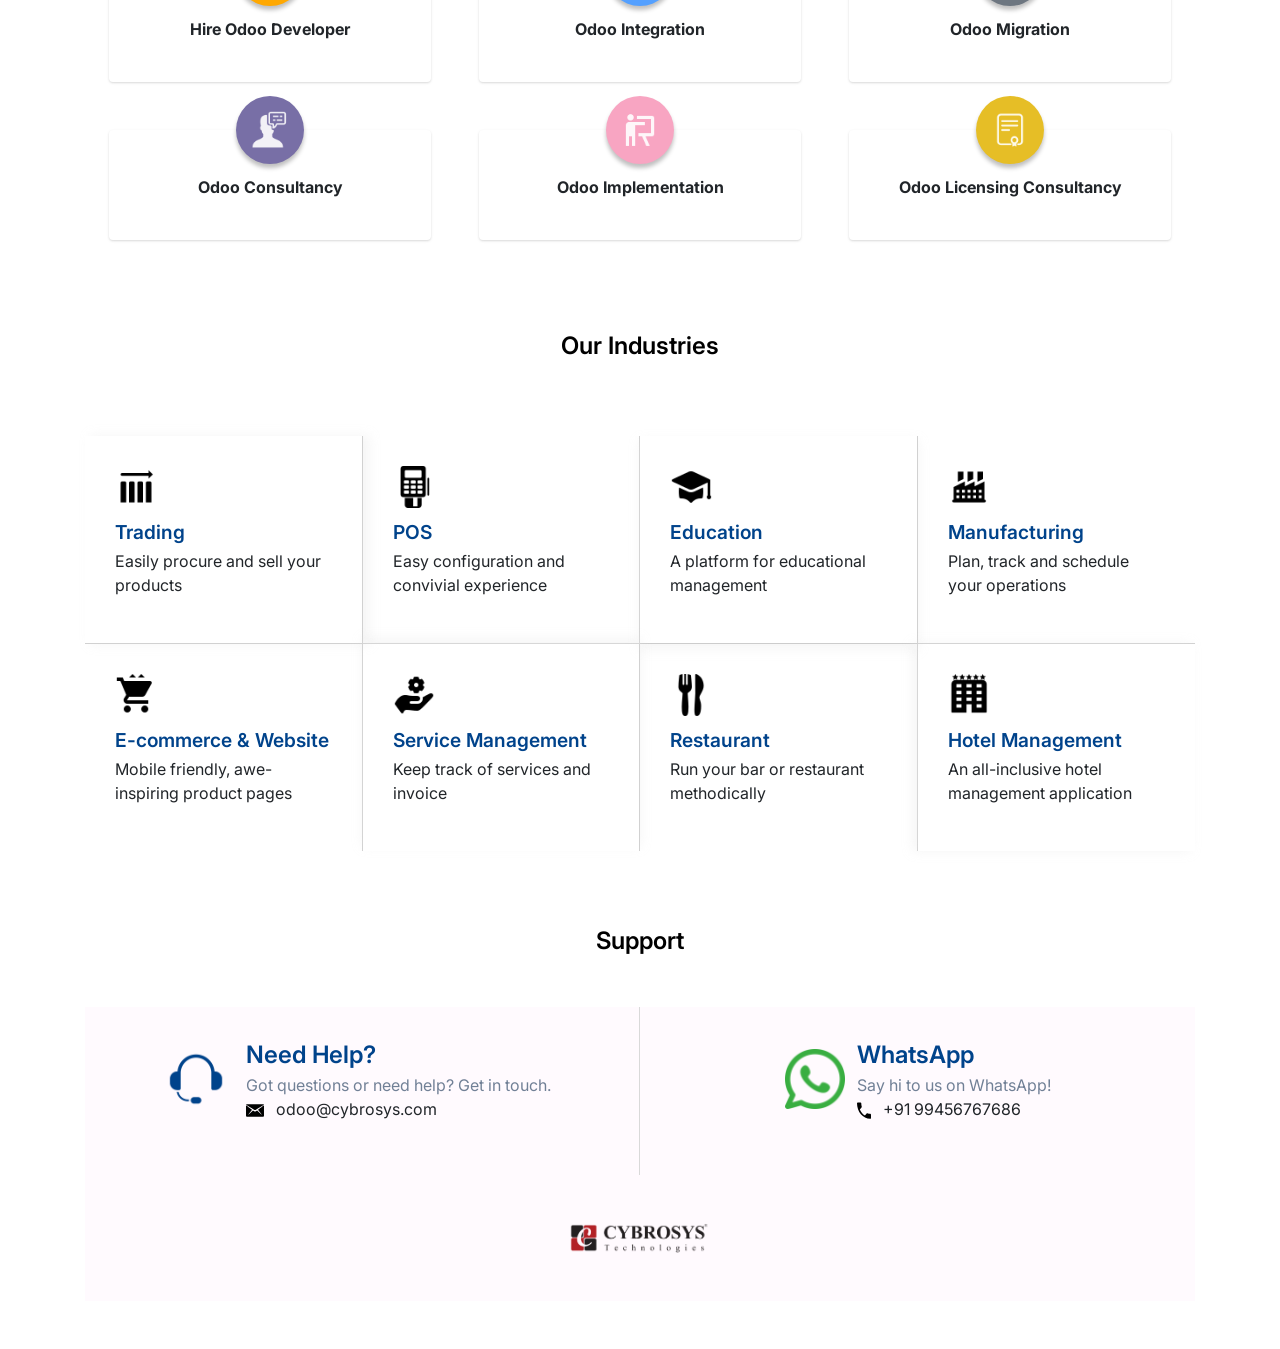
<file: hr_employee_updation/static/description/index.html>
<!DOCTYPE html>
<html lang="en">
<head>
    <meta charset="UTF-8">
    <meta name="viewport" content="width=device-width, initial-scale=1.0">
    <title>Odoo App 3 Index</title>

    <!-- Bootstrap CSS -->
    <link rel="stylesheet"
          href="https://cdn.jsdelivr.net/npm/bootstrap@4.0.0/dist/css/bootstrap.min.css"
          integrity="sha384-Gn5384xqQ1aoWXA+058RXPxPg6fy4IWvTNh0E263XmFcJlSAwiGgFAW/dAiS6JXm"
          crossorigin="anonymous">
    <link rel="stylesheet"
          href="https://cdnjs.cloudflare.com/ajax/libs/font-awesome/6.2.1/css/all.min.css">
    <link rel="preconnect" href="https://fonts.googleapis.com">
    <link rel="preconnect" href="https://fonts.gstatic.com" crossorigin>
    <link href="https://fonts.googleapis.com/css2?family=Inter:wght@400;500;600;700;800&display=swap"
          rel="stylesheet">
</head>
<body>
<section>
    <div class="container"
         style="font-family: 'Inter', sans-serif !important;background-color: #fff !important;">
        <div class="row">
            <div class="col-sm-12 col-md-12 col-lg-12 d-flex justify-content-between flex-wrap align-items-sm-center"
                 style="border-bottom:1px solid rgba(0, 0, 0, 0.22)">
                <div class="my-3">
                    <img src="images/logo-horizontal (1).png"
                         style="width:auto !important; height:20px !important">
                </div>
                <div class="my-3 d-flex align-items-center">
                    <div class="text-center"
                         style="background-color:#017E84 !important;font-size: 0.8rem !important; color:#fff !important; font-weight:500 !important; padding:4px !important; margin:0 3px !important; border-radius:50px !important; min-width: 120px !important;">
                        Community
                    </div>
                </div>
            </div>
        </div>
        <div class="row">
            <div class="col-sm-12 col-md-12 col-lg-12 text-center d-flex align-items-center flex-column"
                 style="margin: 80px 0px !important;">
                <h1 style="font-size: 2.8rem;font-weight: 700; color:
                    #1A202C;">
                    OpenHRMS Employee Info</h1>
                <p class="my-3 mb-4"
                   style="max-width: 80%; font-weight: 400 !important; line-height: 32px; color: #718096;">
                    Additional Information in Employee Record.
                </p>
                <div style="width: 80%;">
                    <img src="assets/screenshots/hero.gif"
                         class="img-responsive" width="100%" height="auto">
                </div>
            </div>
        </div>
        <div class="container mt-5 mb-5">
            <div class="col-lg-12 d-flex flex-column justify-content-center align-items-center mt-4">
                <p class="m-0"
                   style="font-weight: 600; font-size: 24px; color:#00438B !important">
                    Key Highlights
                </p>
            </div>
            <div class="row py-4">
                <div class="col-md-6 col-sm-12 p-3">
                    <div class="d-flex   h-100" style="padding: 30px;border-radius: 12px;
                                    background: #FFF;
                                    box-shadow: 1px 2px 3px 0px rgba(0, 0, 0, 0.25); ">
                        <div style="width: 36px; height: 36px; border-radius: 50%; background: #00438B;
                                    display: flex; justify-content: center; align-items: center;
                                    margin-right: 10px;flex-shrink: 0;">
                            <i class="fa-solid fa-star  "
                               style="color: #fff;font-size:14px;"></i>
                        </div>
                        <div>
                            <p style="color: #1A202C;font-weight: 600;
                                      font-size: 1.2rem; margin-bottom: 2px;">
                                Family Information</p>
                            <p class="m-0" style="color:#718096">Add and manage
                                the family members details, such as
                                names, relationships, contact information, and
                                birthdays.
                            </p>
                        </div>
                    </div>
                </div>
                <div class="col-md-6 col-sm-12 p-3">
                    <div class="d-flex   h-100" style="padding: 30px;border-radius: 12px;
                                    background: #FFF;
                                    box-shadow: 1px 2px 3px 0px rgba(0, 0, 0, 0.25); ">
                        <div style="width: 36px; height: 36px; border-radius: 50%; background:#00438B;
                                    display: flex; justify-content: center; align-items: center;
                                    margin-right: 10px;flex-shrink: 0;">
                            <i class="fa-solid fa-star  "
                               style="color: #fff;font-size:14px;"></i>
                        </div>
                        <div>
                            <p style="color: #1A202C;font-weight: 600;
                                      font-size: 1.2rem; margin-bottom: 2px;">
                                Employee Joining Date</p>
                            <p class="m-0" style="color:#718096">Compute the
                                employee joining date based on the contract
                            </p>
                        </div>
                    </div>
                </div>
                <div class="col-md-6 col-sm-12 p-3">
                    <div class="d-flex   h-100" style="padding: 30px;border-radius: 12px;
                                    background: #FFF;
                                    box-shadow: 1px 2px 3px 0px rgba(0, 0, 0, 0.25); ">
                        <div style="width: 36px; height: 36px; border-radius: 50%; background:#00438B;
                                    display: flex; justify-content: center; align-items: center;
                                    margin-right: 10px;flex-shrink: 0;">
                            <i class="fa-solid fa-star  "
                               style="color: #fff;font-size:14px;"></i>
                        </div>
                        <div>
                            <p style="color: #1A202C;font-weight: 600;
                                      font-size: 1.2rem; margin-bottom: 2px;">
                                Passport and Identification Documents</p>
                            <p class="m-0" style="color:#718096">Allow employees
                                to input their passport and
                                identification (ID) details.
                            </p>
                        </div>
                    </div>
                </div>
                <div class="col-md-6 col-sm-12 p-3">
                    <div class="d-flex   h-100" style="padding: 30px;border-radius: 12px;
                                    background: #FFF;
                                    box-shadow: 1px 2px 3px 0px rgba(0, 0, 0, 0.25); ">
                        <div style="width: 36px; height: 36px; border-radius: 50%; background:#00438B;
                                    display: flex; justify-content: center; align-items: center;
                                    margin-right: 10px;flex-shrink: 0;">
                            <i class="fa-solid fa-star  "
                               style="color: #fff;font-size:14px;"></i>
                        </div>
                        <div>
                            <p style="color: #1A202C;font-weight: 600;
                                      font-size: 1.2rem; margin-bottom: 2px;">
                                Documents Expiry Notifications</p>
                            <p class="m-0" style="color:#718096">Automatic email
                                notifications when Passport or ID
                                documents
                                are approaching their expiration dates.
                            </p>
                        </div>
                    </div>
                </div>
            </div>
        </div>
        <div class="container rounded">
            <ul class="nav nav-tabs d-flex"
                style="width: fit-content;margin: 0 auto;gap: 1rem;">
                <li class="col text-center py-2 text-nowrap "
                    style="color: #fff; background-color: #00438B;border-radius: 6px 6px 0px 0px;">
                    <a
                            class="active show" data-toggle="tab" href="#tab1"
                            style="color: #fff;font-weight: 500; background-color: #00438B; text-decoration: none;">
                        <i class="fa-regular fa-image  pr-2"
                           style="color: #fff;"></i>
                        Screenshots</a></li>
                <li class="col text-center py-2 text-nowrap "
                    style="color: #fff; background-color: #00438B;border-radius: 6px 6px 0px 0px;">
                    <a
                            data-toggle="tab" href="#tab2"
                            style="color: #fff;font-weight: 500;  text-decoration: none;"><i
                            class="fa-solid fa-star  pr-2"
                            style="color: #fff;"></i>Features</a></li>
                <li class="col text-center py-2 text-nowrap "
                    style="color: #fff; background-color: #00438B;border-radius: 6px 6px 0px 0px;">
                    <a
                            data-toggle="tab" href="#tab3"
                            style="color: #fff;font-weight: 500; text-decoration: none; background-color:#00438B;"><i
                            class="fa-solid fa-book-open  pr-2"
                            style="color: #fff;"></i>Released Notes</a></li>
            </ul>
            <div class="tab-content"
                 style="background-color: rgba(121, 113, 119, 0.04);">
                <div id="tab1" class="tab-pane fade in active show">
                    <div class="col-lg-12 py-2"
                         style="padding: 1rem 4rem !important;">
                        <div
                                style="border: 1px solid #d8d6d6; border-radius: 4px; background: #fff; box-shadow: 0 2px 4px rgba(0, 0, 0, 0.1);">
                            <div class="row justify-content-center p-3 w-100 m-0">

                                <img src="assets/screenshots/screenshot_1.png"
                                     class="img-responsive" width="100%"
                                     height="auto">
                            </div>
                            <div class="px-3">
                                <h4 class="mt-2"
                                    style=" font-weight:600 !important; color:#282F33 !important; font-size:1.3rem !important">
                                    Family Members Information</h4>
                                <p style=" color:#718096!important; font-size:1rem !important;line-height: 28px;">
                                    The DEPENDENCE DETAILS section inside the
                                    Private Information tab of the Employee
                                    form view will allow you to add and manage
                                    the details of the Family Members.</p>
                            </div>
                        </div>
                    </div>
                    <div class="col-lg-12 py-2"
                         style="padding: 1rem 4rem !important;">
                        <div
                                style="border: 1px solid #d8d6d6; border-radius: 4px;  background: #fff; box-shadow: 0 2px 4px rgba(0, 0, 0, 0.1);">
                            <div class="row justify-content-center p-3 w-100 m-0">

                                <img src="assets/screenshots/screenshot_2.png"
                                     class="img-responsive" width="100%"
                                     height="auto">
                            </div>
                            <div class="px-3">
                                <h4 class="mt-2"
                                    style=" font-weight:600 !important; color:#282F33 !important; font-size:1.3rem !important">
                                    Passport and Identification Documents</h4>
                                <p style=" color:#718096!important; font-size:1rem !important;line-height: 28px;">
                                    PASSPORT and IDENTIFICATION ID section
                                    inside the Private Information tab allows
                                    to add the details of an Employee's Passport
                                    and Identification ID such as Passport
                                    No, Identification No, Expiry Date, and
                                    Attachment.</p>
                            </div>
                        </div>
                    </div>
                    <div class="col-lg-12 py-2"
                         style="padding: 1rem 4rem !important;">
                        <div
                                style="border: 1px solid #d8d6d6; border-radius: 4px;  background: #fff; box-shadow: 0 2px 4px rgba(0, 0, 0, 0.1);">
                            <div class="row justify-content-center p-3 w-100 m-0">

                                <img src="assets/screenshots/screenshot_3.png"
                                     class="img-responsive" width="100%"
                                     height="auto">
                            </div>
                            <div class="px-3">
                                <h4 class="mt-2"
                                    style=" font-weight:600 !important; color:#282F33 !important; font-size:1.3rem !important">
                                    Employee Joining Date</h4>
                                <p style=" color:#718096!important; font-size:1rem !important;line-height: 28px;">
                                    The Joining Date field inside the HR
                                    Settings tab will compute the Joining Date
                                    of
                                    an Employee based on the Contract start
                                    date.</p>
                            </div>
                        </div>
                    </div>
                    <div class="col-lg-12 py-2"
                         style="padding: 1rem 4rem !important;">
                        <div
                                style="border: 1px solid #d8d6d6; border-radius: 4px;  background: #fff; box-shadow: 0 2px 4px rgba(0, 0, 0, 0.1);">
                            <div class="row justify-content-center p-3 w-100 m-0">

                                <img src="assets/screenshots/screenshot_4.png"
                                     class="img-responsive" width="100%"
                                     height="auto">
                            </div>
                            <div class="px-3">
                                <h4 class="mt-2"
                                    style=" font-weight:600 !important; color:#282F33 !important; font-size:1.3rem !important">
                                    Documents Expiry Notifications</h4>
                                <p style=" color:#718096!important; font-size:1rem !important;line-height: 28px;">
                                    Automatically sends an email notification to
                                    Employees, when their Passport or ID
                                    documents are approaching expiration
                                    dates.</p>
                            </div>
                        </div>
                    </div>
                </div>
                <div id="tab2" class="tab-pane fade">
                    <div class="col-mg-12" style="padding: 1rem 4rem;">
                        <ul style="list-style: none; padding: 1rem 0;font-weight: 500;">
                            <li class="py-3"
                                style="font-weight: 500;background-color: #fff; border-radius: 4px; padding: 1rem; margin-bottom: 1rem; box-shadow: 0 2px 4px rgba(0, 0, 0, 0.1);">
                                    <span style="margin-right: 12px;"><img
                                            src="images/star (1) 2.svg" alt=""
                                            width="16px"></span>Add and Manage
                                Family
                                Members Information
                            </li>
                            <li class="py-3"
                                style="font-weight: 500;background-color: #fff; border-radius: 4px; padding: 1rem; margin-bottom: 1rem; box-shadow: 0 2px 4px rgba(0, 0, 0, 0.1);">
                                    <span style="margin-right: 12px;"><img
                                            src="images/star (1) 2.svg" alt=""
                                            width="16px"></span>Compute Employee
                                Joining
                                Date
                            </li>
                            <li class="py-3"
                                style="font-weight: 500;background-color: #fff; border-radius: 4px; padding: 1rem; margin-bottom: 1rem; box-shadow: 0 2px 4px rgba(0, 0, 0, 0.1);">
                                    <span style="margin-right: 12px;"><img
                                            src="images/star (1) 2.svg" alt=""
                                            width="16px"></span>Passport and
                                Identification Documents Details
                            </li>
                            <li class="py-3"
                                style="font-weight: 500;background-color: #fff; border-radius: 4px; padding: 1rem; margin-bottom: 1rem; box-shadow: 0 2px 4px rgba(0, 0, 0, 0.1);">
                                    <span style="margin-right: 12px;"><img
                                            src="images/star (1) 2.svg" alt=""
                                            width="16px"></span>Automatic
                                Document Expiry
                                Email Notifications
                            </li>
                        </ul>
                    </div>
                </div>
                <div id="tab3" class="tab-pane fade">
                    <div class="col-mg-12 active" style="padding: 1rem 4rem;">
                        <div class="py-3"
                             style="font-weight: 500;background-color: #fff; border-radius: 4px; padding: 1rem; box-shadow: 0 2px 4px rgba(0, 0, 0, 0.1);">
                            <div class="d-flex mb-3"
                                 style="font-size: 0.8rem; font-weight: 500;"><span>Version
                                        17.0.1.0.0</span><span
                                    class="px-2">|</span><span
                                    style="color: #00438B;font-weight: 600;">Released on:06th Jan 2024</span>
                            </div>
                            <p class="m-0"
                               style=" color:#718096!important; font-size:1rem !important;line-height: 28px;">

                                Initial Commit for Open HRMS Employee Info</p>
                        </div>
                    </div>
                </div>
            </div>
        </div>
        <div class="container mt-5">
            <div class="col-lg-12 d-flex flex-column justify-content-center align-items-center mt-5">
                <p class="m-0"
                   style="font-weight: 600; font-size: 24px; color:#000 !important">
                    Related Products</p>
            </div>
        </div>
        <div id="myCarousel" class="carousel slide py-3" data-ride="carousel">

            <div class="carousel-inner">
                <div class="carousel-item active">
                    <div class="row p-4">
                        <div class="col">

                            <div class="p-3">
                                <a href="https://apps.odoo.com/apps/modules/17.0/hr_employee_transfer/"
                                   style="color: #000; text-decoration: none;">
                                    <div style="border:1px solid #CBCBCB !important;border-radius: 4px;">
                                        <div style="width: 300px; ">
                                            <img src="assets/modules/banner_1.jpg"
                                                 alt="" width="100%"
                                                 height="auto">
                                        </div>
                                        <p class="text-center pt-2 text-black font-weight-bold">
                                            Open HRMS Branch
                                            Transfer</p>
                                    </div>
                                </a>
                            </div>

                        </div>

                        <div class="col">

                            <div class="p-3">
                                <a href="https://apps.odoo.com/apps/modules/17.0/hr_leave_request_aliasing/"
                                   style="color: #000; text-decoration: none;">
                                    <div style="border:1px solid #CBCBCB !important;border-radius: 4px;">
                                        <div style="width: 300px; ">
                                            <img src="assets/modules/banner_2.jpg"
                                                 alt="" width="100%"
                                                 height="auto">

                                        </div>
                                        <p class="text-center pt-2 text-black font-weight-bold">
                                            Open HRMS Leave Request Aliasing</p>
                                    </div>
                                </a>
                            </div>
                        </div>
                        <div class="col">

                            <div class="p-3">
                                <a href="https://apps.odoo.com/apps/modules/17.0/hrms_dashboard/"
                                   style="color: #000; text-decoration: none;">
                                    <div style="border:1px solid #CBCBCB !important;border-radius: 4px;">
                                        <div style="width: 300px; ">
                                            <img src="assets/modules/banner_3.jpg"
                                                 alt="" width="100%"
                                                 height="auto">

                                        </div>
                                        <p class="text-center pt-2 text-black font-weight-bold">
                                            Open HRMS Dashboard</p>
                                    </div>
                                </a>

                            </div>

                        </div>
                    </div>
                </div>
                <div class="carousel-item">
                    <div class="row p-4">
                        <div class="col">

                            <div class="p-3">
                                <a href="https://apps.odoo.com/apps/modules/17.0/hr_multi_company/"
                                   style="color: #000; text-decoration: none;">
                                    <div style="border:1px solid #CBCBCB !important;border-radius: 4px;">
                                        <div style="width: 300px; ">
                                            <img src="assets/modules/banner_4.jpg"
                                                 alt="" width="100%"
                                                 height="auto">
                                        </div>
                                        <p class="text-center pt-2 text-black font-weight-bold">
                                            Open HRMS
                                            Multi-Company</p>
                                    </div>
                                </a>
                            </div>
                        </div>
                        <div class="col">

                            <div class="p-3">
                                <a href="https://apps.odoo.com/apps/modules/17.0/hr_reminder/"
                                   style="color: #000; text-decoration: none;">
                                    <div style="border:1px solid #CBCBCB !important;border-radius: 4px;">
                                        <div style="width: 300px;">
                                            <img src="assets/modules/banner_5.jpg"
                                                 alt="" width="100%"
                                                 height="auto">

                                        </div>
                                        <p class="text-center pt-2 text-black font-weight-bold">
                                            Open HRMS Reminders Todo</p>
                                    </div>
                                </a>
                            </div>
                        </div>
                        <div class="col">

                            <div class="p-3">
                                <a href="https://apps.odoo.com/apps/modules/17.0/hr_resignation/"
                                   style="color: #000; text-decoration: none;">
                                    <div style="border:1px solid #CBCBCB !important;border-radius: 4px;">
                                        <div style="width: 300px;">
                                            <img src="assets/modules/banner_6.jpg"
                                                 alt="" width="100%"
                                                 height="auto">

                                        </div>
                                        <p class="text-center pt-2 text-black font-weight-bold">
                                            Open HRMS Resignation</p>
                                    </div>
                                </a>
                            </div>
                        </div>
                    </div>
                </div>
            </div>
            <a class="carousel-control-prev" href="#myCarousel"
               data-slide="prev" style="width: 35px; color: #000;">
                    <span class="carousel-control-prev-icon">
                        <i class="fa fa-chevron-left"
                           style="font-size: 24px;"></i>
                    </span>
            </a>
            <a class="carousel-control-next" href="#myCarousel"
               data-slide="next" style="width: 35px; color: #000;">
                    <span class="carousel-control-next-icon">
                        <i class="fa fa-chevron-right"
                           style="font-size: 24px;"></i>
                    </span>
            </a>
        </div>

        <div class="container mt-5">
            <div class="col-lg-12 d-flex flex-column justify-content-center align-items-center mt-4">
                <p class="m-0"
                   style="font-weight: 600; font-size: 24px; color:#000 !important">
                    Our Services</p>

            </div>

        </div>
        <div class="container my-5">

            <div class="row py-3">
                <div class="col-md-4 col-sm-6 px-4 py-4">
                    <div
                            style="background-color: #fff; padding: 25px; text-align: center;  box-shadow: rgba(0, 0, 0, 0.1) 0px 1px 3px 0px, rgba(0, 0, 0, 0.06) 0px 1px 2px 0px; position: relative;border-radius: 4px;">

                        <div style="position: absolute; top: 0%; left: 50%; transform: translate(-50%, -50%);">
                            <div style="background-color:#13EA36 ; border-radius: 50%; padding: 15px;    width: 68px;
                                    height: 68px; display: inline-block; box-shadow:0px 4px 4px rgba(0, 0, 0, 0.25);">
                                <img src="images/cogs.png" alt="service-icon"
                                     width="38px" height="auto">
                            </div>
                        </div>
                        <p style="margin-top: 20px; font-weight: bold;">Odoo
                            Customization</p>

                    </div>
                </div>
                <div class="col-md-4 col-sm-6 px-4 py-4">
                    <div
                            style="background-color: #fff; padding: 25px; text-align: center; box-shadow: rgba(0, 0, 0, 0.1) 0px 1px 3px 0px, rgba(0, 0, 0, 0.06) 0px 1px 2px 0px; position: relative;border-radius: 4px;">

                        <div style="position: absolute; top: 0%; left: 50%; transform: translate(-50%, -50%);">
                            <div style="background-color:#DBC711; border-radius: 50%; padding: 15px;    width: 68px;
                                    height: 68px; display: inline-block; box-shadow:0px 4px 4px rgba(0, 0, 0, 0.25);">
                                <img src="images/wrench.png" alt="service-icon"
                                     width="38px" height="auto">
                            </div>
                        </div>
                        <p style="margin-top: 20px; font-weight: bold;">Odoo
                            Implementation</p>

                    </div>
                </div>
                <div class="col-md-4 col-sm-6 px-4 py-4">
                    <div
                            style="background-color: #fff; padding: 25px; text-align: center;  box-shadow: rgba(0, 0, 0, 0.1) 0px 1px 3px 0px, rgba(0, 0, 0, 0.06) 0px 1px 2px 0px; position: relative; border-radius: 4px;">

                        <div style="position: absolute; top: 0%; left: 50%; transform: translate(-50%, -50%);">
                            <div style="background-color:#FF6B6B ; border-radius: 50%; padding: 15px;    width: 68px;
                                    height: 68px; display: inline-block; box-shadow:0px 4px 4px rgba(0, 0, 0, 0.25);">
                                <img src="images/lifebuoy.png"
                                     alt="service-icon" width="38px"
                                     height="auto">
                            </div>
                        </div>
                        <p style="margin-top: 20px; font-weight: bold;">Odoo
                            Support</p>

                    </div>
                </div>
                <div class="col-md-4 col-sm-6 px-4 py-4">
                    <div
                            style="background-color: #fff; padding: 25px; text-align: center; box-shadow: rgba(0, 0, 0, 0.1) 0px 1px 3px 0px, rgba(0, 0, 0, 0.06) 0px 1px 2px 0px; position: relative; border-radius: 4px;">

                        <div style="position: absolute; top: 0%; left: 50%; transform: translate(-50%, -50%);">
                            <div style="background-color:#FFA801 ; border-radius: 50%; padding: 15px;    width: 68px;
                                    height: 68px; display: inline-block; box-shadow:0px 4px 4px rgba(0, 0, 0, 0.25);">
                                <img src="images/user.png" alt="service-icon"
                                     width="38px" height="auto">
                            </div>
                        </div>
                        <p style="margin-top: 20px; font-weight: bold;">Hire
                            Odoo Developer</p>

                    </div>
                </div>
                <div class="col-md-4 col-sm-6 px-4 py-4">
                    <div
                            style="background-color: #fff; padding: 25px; text-align: center;  box-shadow: rgba(0, 0, 0, 0.1) 0px 1px 3px 0px, rgba(0, 0, 0, 0.06) 0px 1px 2px 0px; position: relative; border-radius: 4px;">

                        <div style="position: absolute; top: 0%; left: 50%; transform: translate(-50%, -50%);">
                            <div style="background-color:#54A0FF; border-radius: 50%; padding: 15px;    width: 68px;
                                    height: 68px; display: inline-block; box-shadow:0px 4px 4px rgba(0, 0, 0, 0.25);">
                                <img src="images/puzzle.png" alt="service-icon"
                                     width="38px" height="auto">
                            </div>
                        </div>
                        <p style="margin-top: 20px; font-weight: bold;">Odoo
                            Integration</p>

                    </div>
                </div>
                <div class="col-md-4 col-sm-6 px-4 py-4">
                    <div
                            style="background-color: #fff; padding: 25px; text-align: center;  box-shadow: rgba(0, 0, 0, 0.1) 0px 1px 3px 0px, rgba(0, 0, 0, 0.06) 0px 1px 2px 0px; position: relative;border-radius: 4px;">

                        <div style="position: absolute; top: 0%; left: 50%; transform: translate(-50%, -50%);">
                            <div style="background-color:#6D7680 ; border-radius: 50%; padding: 15px;    width: 68px;
                                    height: 68px; display: inline-block; box-shadow:0px 4px 4px rgba(0, 0, 0, 0.25);">
                                <img src="images/update.png" alt="service-icon"
                                     width="38px" height="auto">
                            </div>
                        </div>
                        <p style="margin-top: 20px; font-weight: bold;">Odoo
                            Migration</p>

                    </div>
                </div>
                <div class="col-md-4 col-sm-6 px-4 py-4">
                    <div
                            style="background-color: #fff; padding: 25px; text-align: center;  box-shadow: rgba(0, 0, 0, 0.1) 0px 1px 3px 0px, rgba(0, 0, 0, 0.06) 0px 1px 2px 0px; position: relative;border-radius: 4px;">

                        <div style="position: absolute; top: 0%; left: 50%; transform: translate(-50%, -50%);">
                            <div style="background-color:#786FA6 ; border-radius: 50%; padding: 15px;    width: 68px;
                                    height: 68px; display: inline-block; box-shadow:0px 4px 4px rgba(0, 0, 0, 0.25);">
                                <img src="images/consultation.png"
                                     alt="service-icon" width="38px"
                                     height="auto">
                            </div>
                        </div>
                        <p style="margin-top: 20px; font-weight: bold;">Odoo
                            Consultancy</p>

                    </div>
                </div>
                <div class="col-md-4 col-sm-6 px-4 py-4">
                    <div
                            style="background-color: #fff; padding: 25px; text-align: center; box-shadow: rgba(0, 0, 0, 0.1) 0px 1px 3px 0px, rgba(0, 0, 0, 0.06) 0px 1px 2px 0px;position: relative;border-radius: 4px;">

                        <div style="position: absolute; top: 0%; left: 50%; transform: translate(-50%, -50%);">
                            <div style="background-color:#F8A5C2 ; border-radius: 50%; padding: 15px;    width: 68px;
                                    height: 68px; display: inline-block; box-shadow:0px 4px 4px rgba(0, 0, 0, 0.25);">
                                <img src="images/training.png"
                                     alt="service-icon" width="38px"
                                     height="auto">
                            </div>
                        </div>
                        <p style="margin-top: 20px; font-weight: bold;">Odoo
                            Implementation</p>

                    </div>
                </div>
                <div class="col-md-4 col-sm-6 px-4 py-4">
                    <div
                            style="background-color: #fff; padding: 25px; text-align: center;  box-shadow: rgba(0, 0, 0, 0.1) 0px 1px 3px 0px, rgba(0, 0, 0, 0.06) 0px 1px 2px 0px; position: relative;border-radius: 4px;">

                        <div style="position: absolute; top: 0%; left: 50%; transform: translate(-50%, -50%);">
                            <div style="background-color:#E6BE26; border-radius: 50%; padding: 15px;    width: 68px;
                                    height: 68px; display: inline-block; box-shadow:0px 4px 4px rgba(0, 0, 0, 0.25);">
                                <img src="images/license.png" alt="service-icon"
                                     width="38px" height="auto">
                            </div>
                        </div>
                        <p style="margin-top: 20px; font-weight: bold;">Odoo
                            Licensing Consultancy</p>

                    </div>
                </div>
            </div>
        </div>


        <div class="container mt-5">
            <div class="col-lg-12 d-flex flex-column justify-content-center align-items-center mt-4">
                <p class="m-0"
                   style="font-weight: 600; font-size: 24px; color:#000 !important">
                    Our Industries</p>

            </div>

        </div>
        <div class="container">
            <div class="row my-5 py-4">
                <div class="col-md-3 col-sm-6 p-0">
                    <div class="d-flex flex-column h-100 "
                         style="border-right: 1px solid rgb(209, 209, 209); border-bottom: 1px solid  rgb(209, 209, 209); padding: 30px; box-shadow: 6px 0 10px rgba(228, 227, 227, 0.373);">
                        <img src="images/trading-black.png" width="42px"
                             height="auto" alt="">
                        <p style="color:#00438B;font-weight: 600; margin-top: 10px;
                           font-size: 1.2rem; margin-bottom: 2px;">Trading</p>
                        <p>Easily procure and sell your products</p>
                    </div>
                </div>
                <div class="col-md-3 col-sm-6  p-0">
                    <div class="d-flex flex-column h-100"
                         style="border-right: 1px solid rgb(209, 209, 209);border-bottom: 1px solid  rgb(209, 209, 209); padding: 30px;">
                        <img src="images/pos-black.png" width="42px"
                             height="auto" alt="">
                        <p style="color:#00438B;font-weight: 600; margin-top: 10px;
                            font-size: 1.2rem; margin-bottom: 2px;">POS</p>
                        <p>Easy configuration and convivial experience</p>
                    </div>
                </div>
                <div class="col-md-3 col-sm-6  p-0">
                    <div class="d-flex flex-column h-100"
                         style="border-right: 1px solid  rgb(209, 209, 209);border-bottom: 1px solid   rgba(0, 0, 0, 0.2); padding: 30px; box-shadow: 0 5px 10px  rgba(228, 227, 227, 0.373)">
                        <img src="images/education-black.png" width="42px"
                             height="auto" alt="">
                        <p style="color:#00438B;font-weight: 600; margin-top: 10px;
                            font-size: 1.2rem; margin-bottom: 2px;">
                            Education</p>
                        <p>A platform for educational management</p>
                    </div>
                </div>
                <div class="col-md-3 col-sm-6  p-0">
                    <div class="d-flex flex-column h-100"
                         style="border-bottom: 1px solid  rgb(209, 209, 209); padding: 30px; ">
                        <img src="images/manufacturing-black.png" width="42px"
                             height="auto" alt="">
                        <p style="color:#00438B;font-weight: 600; margin-top: 10px;
                            font-size: 1.2rem; margin-bottom: 2px;">
                            Manufacturing</p>
                        <p>Plan, track and schedule your operations</p>
                    </div>
                </div>
                <div class="col-md-3 col-sm-6 p-0">
                    <div class="d-flex flex-column h-100"
                         style="border-right: 1px solid  rgb(209, 209, 209); padding: 30px;">
                        <img src="images/ecom-black.png" width="42px"
                             height="auto" alt="">
                        <p style="color:#00438B;font-weight: 600; margin-top: 10px;
                            font-size: 1.2rem; margin-bottom: 2px;">E-commerce &
                            Website</p>
                        <p>Mobile friendly, awe-inspiring product pages</p>
                    </div>
                </div>
                <div class="col-md-3 col-sm-6   p-0">
                    <div class="d-flex flex-column h-100"
                         style="border-right: 1px solid  rgb(209, 209, 209); padding: 30px;box-shadow: 0 -5px 10px  rgba(228, 227, 227, 0.373);">
                        <img src="images/service-black.png" width="42px"
                             height="auto" alt="">
                        <p style="color:#00438B;font-weight: 600; margin-top: 10px;
                            font-size: 1.2rem; margin-bottom: 2px;">Service
                            Management</p>
                        <p>Keep track of services and invoice</p>
                    </div>
                </div>
                <div class="col-md-3 col-sm-6    p-0">
                    <div class="d-flex flex-column h-100"
                         style="border-right: 1px solid  rgb(209, 209, 209); padding: 30px; ">
                        <img src="images/restaurant-black.png" width="42px"
                             height="auto" alt="">
                        <p style="color: #00438B;font-weight: 600; margin-top: 10px;
                            font-size: 1.2rem; margin-bottom: 2px;">
                            Restaurant</p>
                        <p>Run your bar or restaurant methodically</p>
                    </div>
                </div>
                <div class="col-md-3 col-sm-6   p-0">
                    <div class="d-flex flex-column h-100"
                         style=" padding: 30px;box-shadow: -5px 0 10px  rgba(228, 227, 227, 0.373);">
                        <img src="images/hotel-black.png" width="42px"
                             height="auto" alt="">
                        <p style="color:#00438B;font-weight: 600; margin-top: 10px;
                            font-size: 1.2rem; margin-bottom: 2px;">Hotel
                            Management</p>
                        <p>An all-inclusive hotel management application</p>
                    </div>
                </div>
            </div>
        </div>


        <div class="container mt-5">
            <div class="col-lg-12 d-flex flex-column justify-content-center align-items-center mt-5">
                <p class="m-0"
                   style="font-weight: 600; font-size: 24px; color:#000 !important">
                    Support</p>

            </div>

        </div>

        <div class="container my-5">
            <div class="row" style="background-color: #FFFAFE;">
                <div class="col-md-6 pb-4  d-flex align-items-center justify-content-center"
                     style="border-right: 1px solid #D9D9D9;">
                    <div style="padding: 30px;">
                        <div class="d-flex align-items-center">
                            <img src="images/support (3).png" alt=""
                                 width="60px" style="margin-right: 12px;">
                            <div style="padding: 0px 8px;">
                                    <span
                                            style="color: #00438B;font-size: 24px;font-weight: 600;padding-bottom: 1rem;">Need
                                        Help?</span>
                                <p class="m-0" style="color:#718096;">Got
                                    questions or need help? Get in touch.</p>
                                <div style="font-weight: 400;"><span><img
                                        src="images/support-email.svg" alt=""
                                        width="18px"
                                        style="filter: invert(1);margin-right: 0.8rem;"></span>odoo@cybrosys.com
                                </div>
                            </div>
                        </div>

                    </div>

                </div>

                <div class="col-md-6 pb-4 d-flex align-items-center justify-content-center">
                    <div style="padding: 30px;">
                        <div class="d-flex align-items-center">
                            <img src="images/whatsapp 1.svg" alt="" width="60px"
                                 style="margin-right: 12px;">
                            <div>
                                <span style="color: #00438B;font-size: 24px;font-weight: 600;">WhatsApp</span>
                                <p class="m-0" style="color:#718096;">Say hi to
                                    us on WhatsApp!</p>
                                <div style="font-weight: 400; font-size: 16px;"><span><img
                                        src="images/phone.svg"
                                        alt="" width="14px"
                                        style="filter: invert(1); margin-right: 0.8rem;"></span>+91
                                    99456767686
                                </div>
                            </div>

                        </div>


                    </div>

                </div>
                <div class="col-12 d-flex ">
                    <div class="my-5 mx-auto">
                        <img src="images/Cybrosys R.png"
                             style="width:auto !important; height:30px !important">
                    </div>
                </div>
            </div>
        </div>
    </div>


</section>

<!-- Optional JavaScript -->
<!-- jQuery first, then Popper.js, then Bootstrap JS -->
<script src="https://ajax.googleapis.com/ajax/libs/jquery/3.5.1/jquery.min.js"></script>
<script src="https://maxcdn.bootstrapcdn.com/bootstrap/4.5.2/js/bootstrap.min.js"></script>

</body>

</html>
</file>
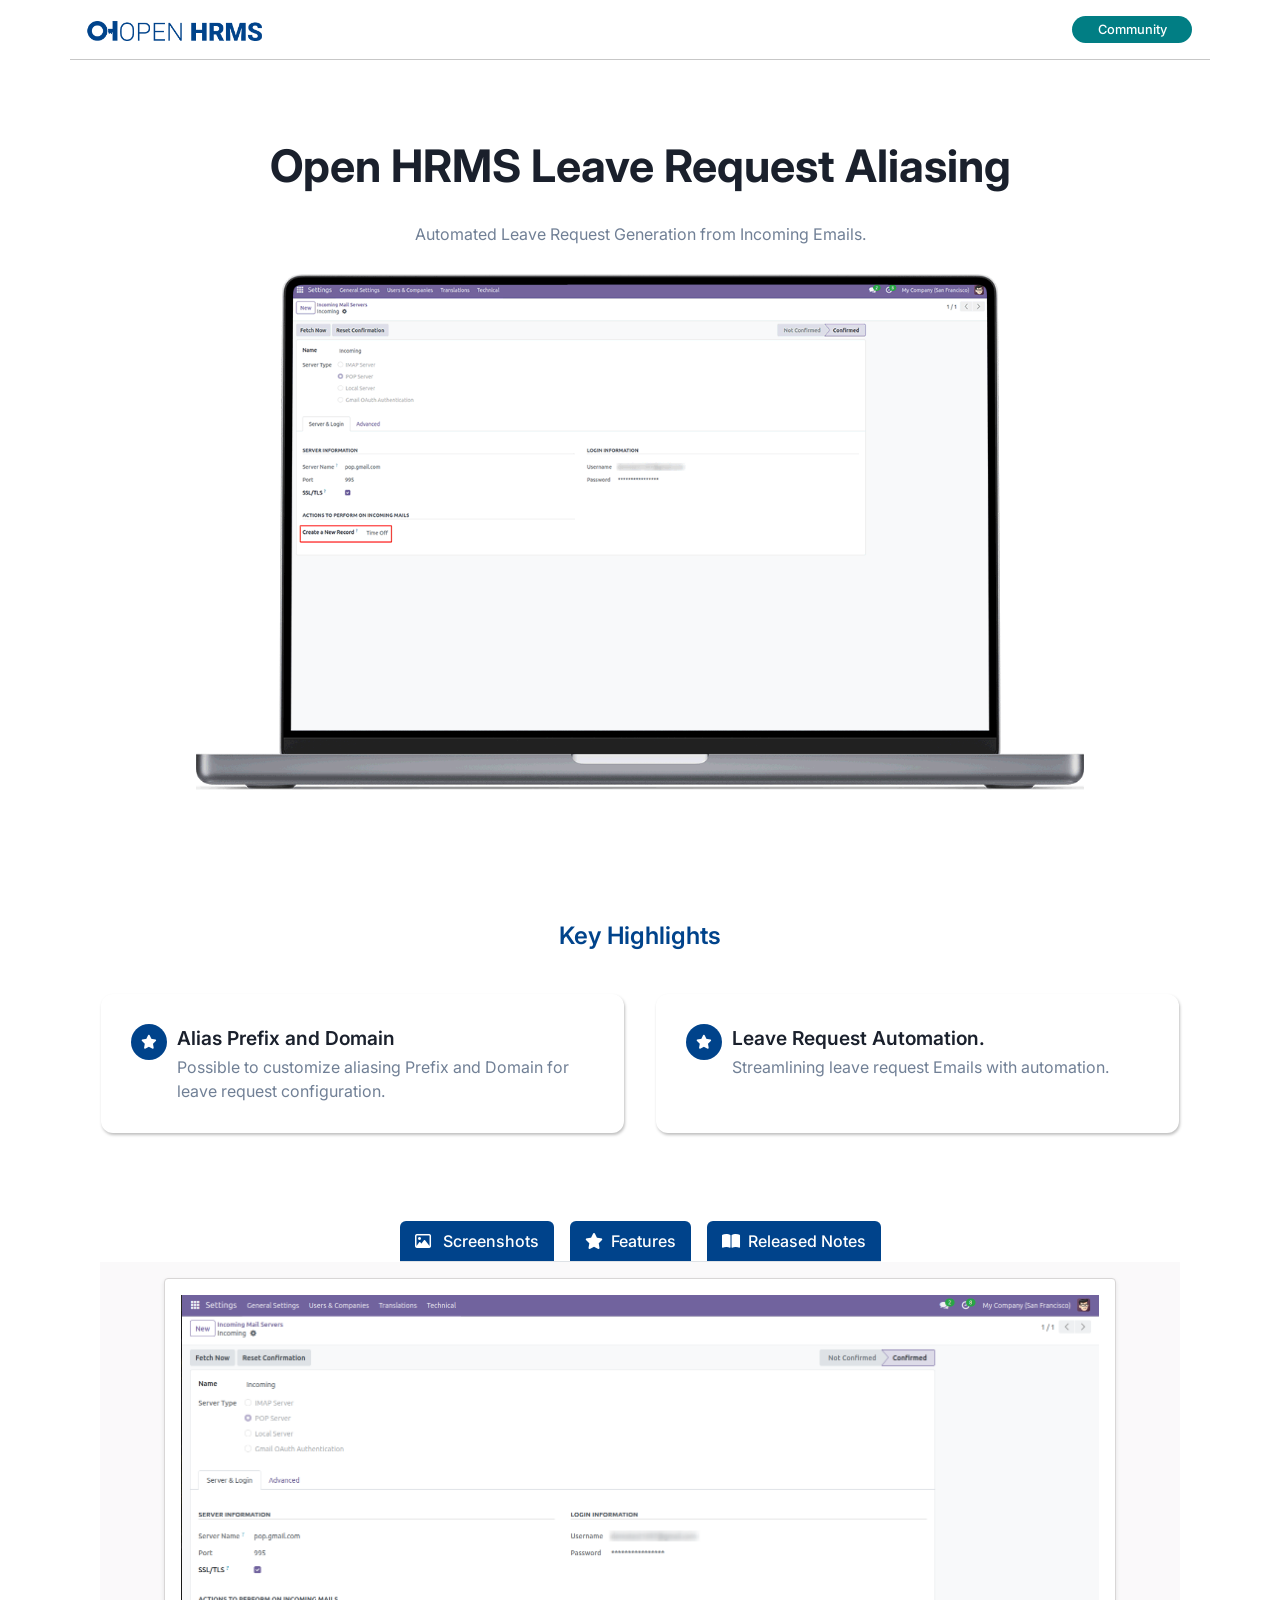
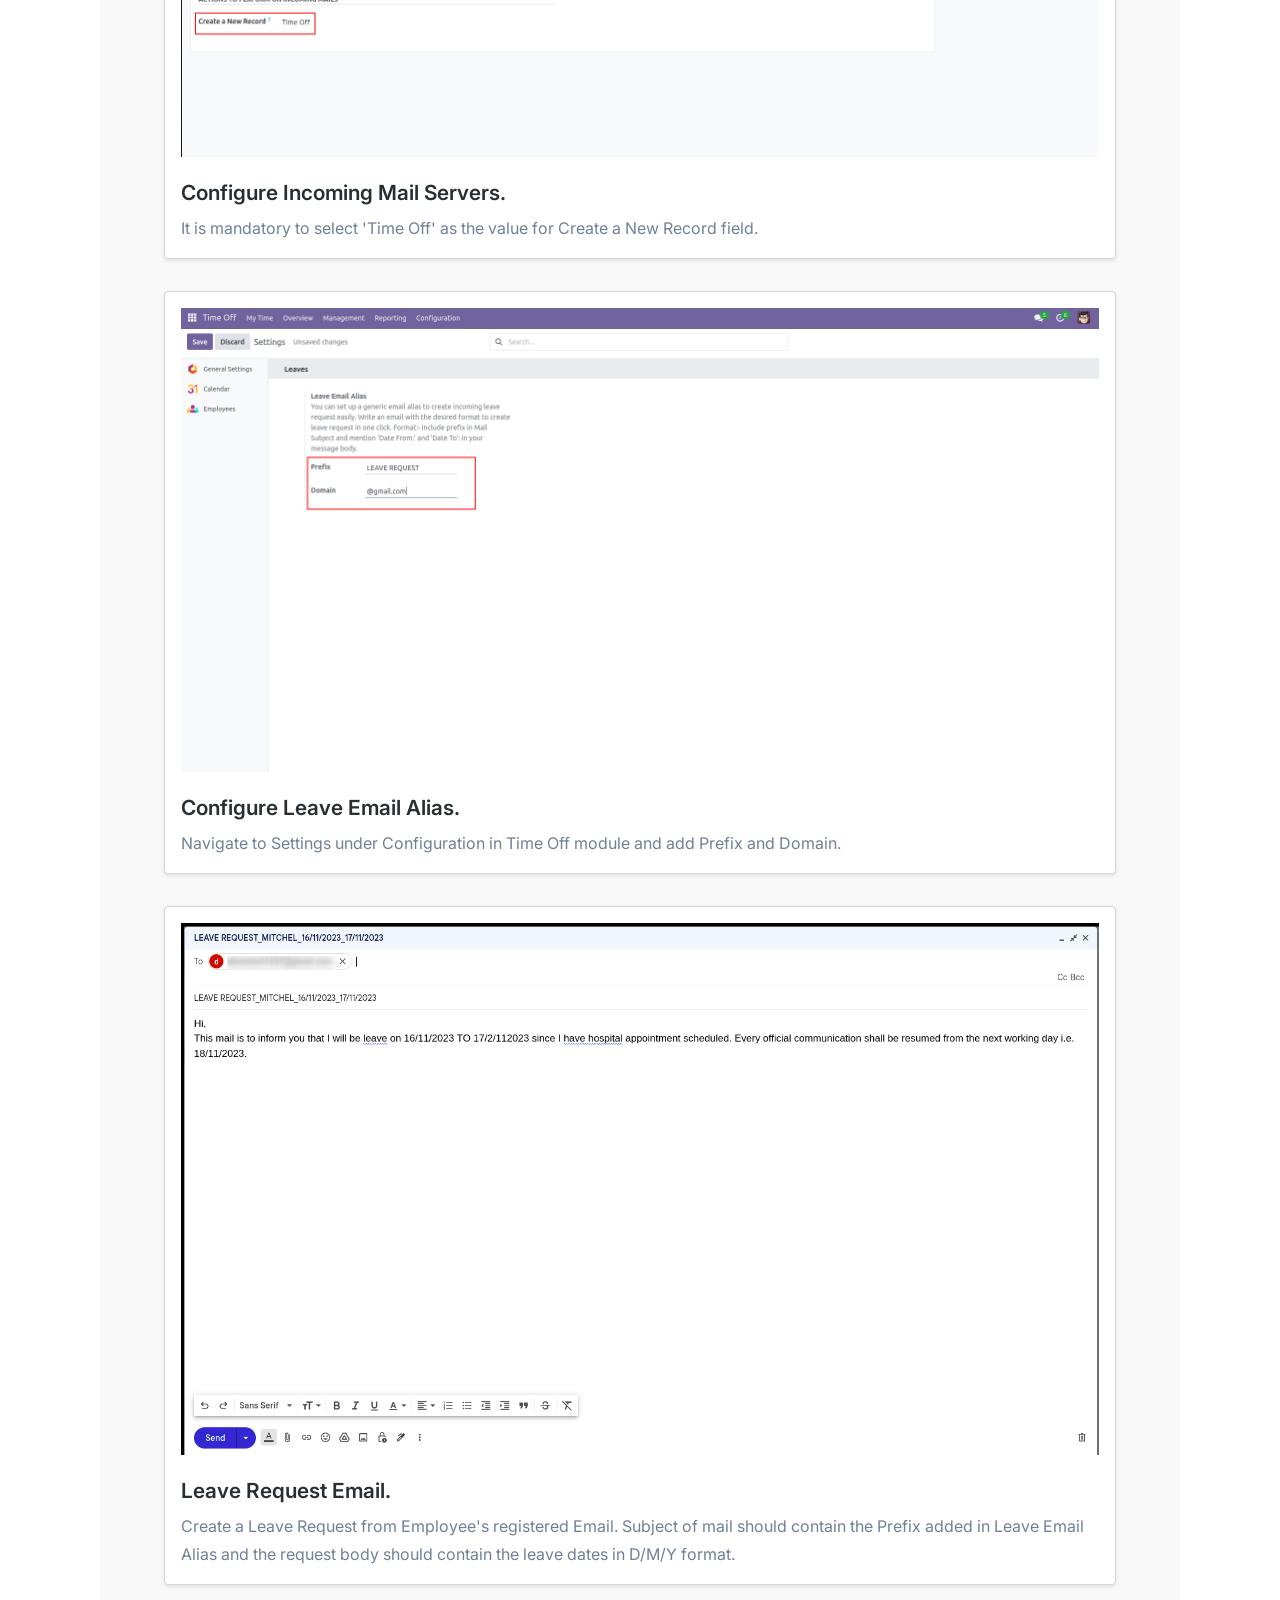
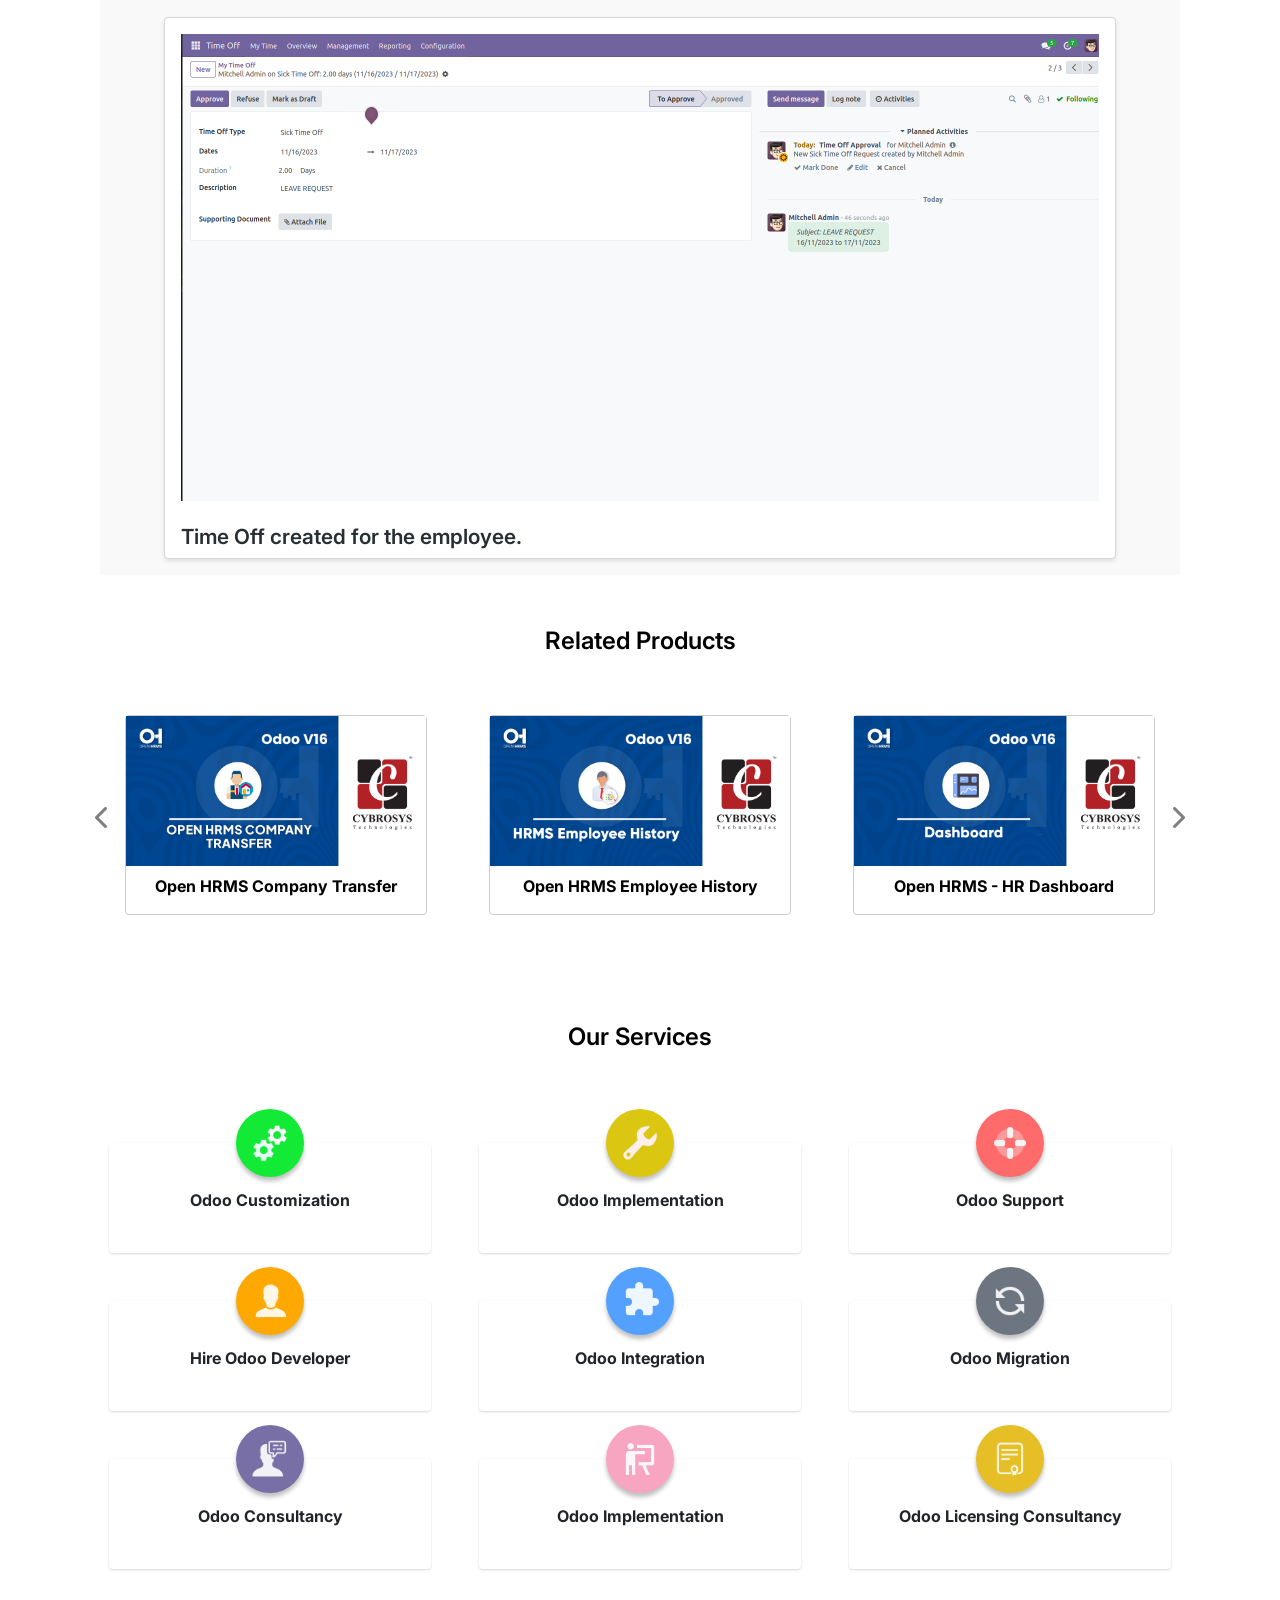
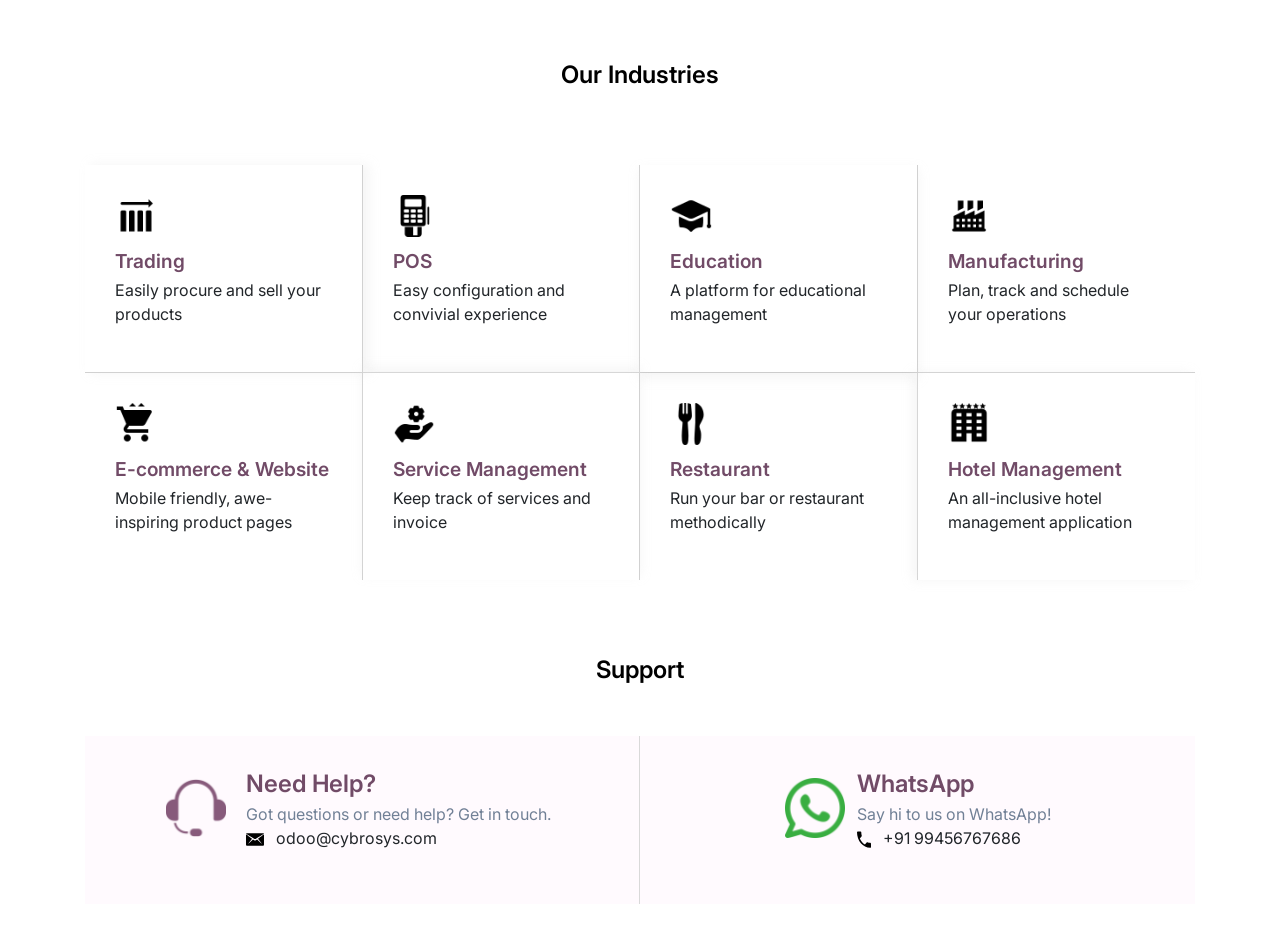
<file: hr_leave_request_aliasing/static/description/index.html>
<!DOCTYPE html>
<html lang="en">
<head>
    <meta charset="UTF-8">
    <meta name="viewport" content="width=device-width, initial-scale=1.0">
    <title>Odoo App 3 Index</title>
    <!-- Bootstrap CSS -->
    <link rel="stylesheet"
          href="https://cdn.jsdelivr.net/npm/bootstrap@4.0.0/dist/css/bootstrap.min.css"
          integrity="sha384-Gn5384xqQ1aoWXA+058RXPxPg6fy4IWvTNh0E263XmFcJlSAwiGgFAW/dAiS6JXm"
          crossorigin="anonymous">
    <link rel="stylesheet"
          href="https://cdnjs.cloudflare.com/ajax/libs/font-awesome/6.2.1/css/all.min.css">
    <link rel="preconnect" href="https://fonts.googleapis.com">
    <link rel="preconnect" href="https://fonts.gstatic.com" crossorigin>
    <link href="https://fonts.googleapis.com/css2?family=Inter:wght@400;500;600;700;800&display=swap"
          rel="stylesheet">
</head>
<body>
<section>
    <div class="container"
         style="font-family: 'Inter', sans-serif !important;background-color: #fff !important;">
        <div class="row">
            <div class="col-sm-12 col-md-12 col-lg-12 d-flex justify-content-between flex-wrap align-items-sm-center"
                 style="border-bottom:1px solid rgba(0, 0, 0, 0.22)">
                <div class="my-3">
                    <img src="assets/misc/logo-horizontal (1).png"
                         style="width:auto !important; height:20px !important">
                </div>
                <div class="my-3 d-flex align-items-center">
                    <div class="text-center"
                         style="background-color:#017E84 !important;font-size: 0.8rem !important; color:#fff !important; font-weight:500 !important; padding:4px !important; margin:0 3px !important; border-radius:50px !important; min-width: 120px !important;">
                        Community
                    </div>
                </div>
            </div>
        </div>
        <div class="row">
            <div class="col-sm-12 col-md-12 col-lg-12 text-center d-flex align-items-center flex-column"
                 style="margin: 80px 0px !important;">
                <h1 style="font-size: 2.8rem;font-weight: 700; color:
                    #1A202C;">
                    Open HRMS Leave Request Aliasing</h1>
                <p class="my-3 mb-4"
                   style="max-width: 80%; font-weight: 400 !important; line-height: 32px; color: #718096;">
                    Automated Leave Request Generation from Incoming Emails.
                </p>
                <div style="width: 80%;">
                    <img src="assets/screenshots/hero.gif"
                         class="img-responsive"
                         width="100%" height="auto">
                </div>
            </div>
        </div>
        <div class="container mt-5 mb-5">
            <div class="col-lg-12 d-flex flex-column justify-content-center align-items-center mt-4">
                <p class="m-0"
                   style="font-weight: 600; font-size: 24px; color:#00438B !important">
                    Key Highlights
                </p>
            </div>
            <div class="row py-4">
                <div class="col-md-6 col-sm-12 p-3">
                    <div class="d-flex   h-100" style="padding: 30px;border-radius: 12px;
                                    background: #FFF;
                                    box-shadow: 1px 2px 3px 0px rgba(0, 0, 0, 0.25); ">
                        <div style="width: 36px; height: 36px; border-radius: 50%; background: #00438B;
                                    display: flex; justify-content: center; align-items: center;
                                    margin-right: 10px;flex-shrink: 0;">
                            <i class="fa-solid fa-star"
                               style="color: #fff;font-size:14px;"></i>
                        </div>
                        <div>
                            <p style="color: #1A202C;font-weight: 600;
                                      font-size: 1.2rem; margin-bottom: 2px;">
                                Alias Prefix and Domain</p>
                            <p class="m-0" style="color:#718096">
                                Possible to customize aliasing Prefix and Domain
                                for
                                leave request configuration.
                            </p>
                        </div>
                    </div>
                </div>
                <div class="col-md-6 col-sm-12 p-3">
                    <div class="d-flex   h-100" style="padding: 30px;border-radius: 12px;
                                    background: #FFF;
                                    box-shadow: 1px 2px 3px 0px rgba(0, 0, 0, 0.25); ">
                        <div style="width: 36px; height: 36px; border-radius: 50%; background:#00438B;
                                    display: flex; justify-content: center; align-items: center;
                                    margin-right: 10px;flex-shrink: 0;">
                            <i class="fa-solid fa-star  "
                               style="color: #fff;font-size:14px;"></i>
                        </div>
                        <div>
                            <p style="color: #1A202C;font-weight: 600;
                                      font-size: 1.2rem; margin-bottom: 2px;">
                                Leave Request Automation.</p>
                            <p class="m-0" style="color:#718096">
                                Streamlining leave request Emails with
                                automation.</p>
                        </div>
                    </div>
                </div>
            </div>
        </div>
        <div class="container rounded">
            <ul class="nav nav-tabs d-flex"
                style="width: fit-content;margin: 0 auto;gap: 1rem;">
                <li class="col text-center py-2 text-nowrap "
                    style="color: #fff; background-color: #00438B;border-radius: 6px 6px 0px 0px;">
                    <a
                            class="active show" data-toggle="tab" href="#tab1"
                            style="color: #fff;font-weight: 500; background-color: #00438B; text-decoration: none;">
                        <i class="fa-regular fa-image  pr-2"
                           style="color: #fff;"></i>
                        Screenshots</a></li>
                <li class="col text-center py-2 text-nowrap "
                    style="color: #fff; background-color: #00438B;border-radius: 6px 6px 0px 0px;">
                    <a
                            data-toggle="tab" href="#tab2"
                            style="color: #fff;font-weight: 500;  text-decoration: none;"><i
                            class="fa-solid fa-star  pr-2"
                            style="color: #fff;"></i>Features</a></li>
                <li class="col text-center py-2 text-nowrap "
                    style="color: #fff; background-color: #00438B;border-radius: 6px 6px 0px 0px;">
                    <a
                            data-toggle="tab" href="#tab3"
                            style="color: #fff;font-weight: 500; text-decoration: none; background-color:#00438B;"><i
                            class="fa-solid fa-book-open  pr-2"
                            style="color: #fff;"></i>Released Notes</a></li>
            </ul>
            <div class="tab-content"
                 style="background-color: rgba(121, 113, 119, 0.04);">
                <div id="tab1" class="tab-pane fade in active show">
                    <div class="col-lg-12 py-2"
                         style="padding: 1rem 4rem !important;">
                        <div
                                style="border: 1px solid #d8d6d6; border-radius: 4px; background: #fff; box-shadow: 0 2px 4px rgba(0, 0, 0, 0.1);">
                            <div class="row justify-content-center p-3 w-100 m-0">
                                <img src="assets/screenshots/2.png"
                                     class="img-responsive" width="100%"
                                     height="auto">
                            </div>
                            <div class="px-3">
                                <h4 class="mt-2"
                                    style=" font-weight:600 !important; color:#282F33 !important; font-size:1.3rem !important">
                                    Configure Incoming Mail Servers.</h4>
                                <p style=" color:#718096!important; font-size:1rem !important;line-height: 28px;">
                                    It is mandatory to select 'Time Off' as
                                    the value for Create a New
                                    Record field.</p>
                            </div>
                        </div>
                    </div>
                    <div class="col-lg-12 py-2"
                         style="padding: 1rem 4rem !important;">
                        <div
                                style="border: 1px solid #d8d6d6; border-radius: 4px;  background: #fff; box-shadow: 0 2px 4px rgba(0, 0, 0, 0.1);">
                            <div class="row justify-content-center p-3 w-100 m-0">
                                <img src="assets/screenshots/1.png"
                                     class="img-responsive" width="100%"
                                     height="auto">
                            </div>
                            <div class="px-3">
                                <h4 class="mt-2"
                                    style=" font-weight:600 !important; color:#282F33 !important; font-size:1.3rem !important">
                                    Configure Leave Email Alias.</h4>
                                <p style=" color:#718096!important; font-size:1rem !important;line-height: 28px;">
                                    Navigate to Settings under
                                    Configuration in Time Off module and
                                    add Prefix and Domain.</p>
                            </div>
                        </div>
                    </div>
                    <div class="col-lg-12 py-2"
                         style="padding: 1rem 4rem !important;">
                        <div
                                style="border: 1px solid #d8d6d6; border-radius: 4px; background: #fff; box-shadow: 0 2px 4px rgba(0, 0, 0, 0.1);">
                            <div class="row justify-content-center p-3 w-100 m-0">
                                <img src="assets/screenshots/3.png"
                                     class="img-responsive" width="100%"
                                     height="auto">
                            </div>
                            <div class="px-3">
                                <h4 class="mt-2"
                                    style=" font-weight:600 !important; color:#282F33 !important; font-size:1.3rem !important">
                                    Leave Request Email.</h4>
                                <p style=" color:#718096!important; font-size:1rem !important;line-height: 28px;">
                                    Create a Leave Request from Employee's
                                    registered Email. Subject of mail
                                    should contain the Prefix added in
                                    Leave Email Alias and the request
                                    body should contain the leave dates
                                    in D/M/Y format.</p>
                            </div>
                        </div>
                    </div>
                    <div class="col-lg-12 py-2"
                         style="padding: 1rem 4rem !important;">
                        <div
                                style="border: 1px solid #d8d6d6; border-radius: 4px;  background: #fff; box-shadow: 0 2px 4px rgba(0, 0, 0, 0.1);">
                            <div class="row justify-content-center p-3 w-100 m-0">
                                <img src="assets/screenshots/4.png"
                                     class="img-responsive" width="100%"
                                     height="auto">
                            </div>
                            <div class="px-3">
                                <h4 class="mt-2"
                                    style=" font-weight:600 !important; color:#282F33 !important; font-size:1.3rem !important">
                                    Time Off created for the employee.</h4>
                            </div>
                        </div>
                    </div>
                </div>
                <div id="tab2" class="tab-pane fade">
                    <div class="col-mg-12" style="padding: 1rem 4rem;">
                        <ul style="list-style: none; padding: 1rem 0;font-weight: 500;">
                            <li class="py-3"
                                style="font-weight: 500;background-color: #fff; border-radius: 4px; padding: 1rem; margin-bottom: 1rem; box-shadow: 0 2px 4px rgba(0, 0, 0, 0.1);">
                                    <span style="margin-right: 12px;"><img
                                            src="assets/misc/star (1) 2.svg"
                                            alt=""
                                            width="16px"></span>
                                Customize aliasing prefixes and domains for
                                tailored leave request configurations.
                            </li>
                            <li class="py-3"
                                style="font-weight: 500;background-color: #fff; border-radius: 4px; padding: 1rem; margin-bottom: 1rem; box-shadow: 0 2px 4px rgba(0, 0, 0, 0.1);">
                                    <span style="margin-right: 12px;"><img
                                            src="assets/misc/star (1) 2.svg"
                                            alt=""
                                            width="16px"></span>Automates leave
                                requests creation directly from incoming emails
                                for efficiency.
                            </li>
                        </ul>
                    </div>
                </div>
                <div id="tab3" class="tab-pane fade">
                    <div class="col-mg-12 active"
                         style="padding: 1rem 4rem;">
                        <div class="py-3"
                             style="font-weight: 500;background-color: #fff; border-radius: 4px; padding: 1rem; box-shadow: 0 2px 4px rgba(0, 0, 0, 0.1);">
                            <div class="d-flex mb-3"
                                 style="font-size: 0.8rem; font-weight: 500;"><span>Version
                                        17.0.1.0.0</span><span class="px-2">|
                            </span><span
                                    style="color: #00438B;font-weight: 600;">Released on:28th November 2023</span>
                            </div>
                            <p class="m-0"
                               style=" color:#718096!important; font-size:1rem !important;line-height: 28px;">
                                Initial Commit for Open HRMS Leave Request
                                Aliasing.</p>
                        </div>
                    </div>
                </div>
            </div>
        </div>
        <div class="container mt-5">
            <div class="col-lg-12 d-flex flex-column justify-content-center align-items-center mt-5">
                <p class="m-0"
                   style="font-weight: 600; font-size: 24px; color:#000 !important">
                    Related Products</p>
            </div>
        </div>
        <div id="myCarousel" class="carousel slide py-3" data-ride="carousel">

            <div class="carousel-inner">
                <div class="carousel-item active">
                    <div class="row p-4">
                        <div class="col">

                            <div class="p-3">
                                <a href="https://apps.odoo.com/apps/modules/16.0/hr_employee_transfer/"
                                   style="color: #000; text-decoration: none;">
                                    <div style="border:1px solid #CBCBCB !important;border-radius: 4px;">
                                        <div style="width: 300px; ">
                                            <img src="assets/modules/banner_1.png" alt="" width="100%" height="auto">
                                        </div>
                                        <p class="text-center pt-2 text-black font-weight-bold">Open HRMS Company
                                            Transfer</p>
                                    </div>
                                </a>
                            </div>

                        </div>

                        <div class="col">

                            <div class="p-3">
                                <a href="https://apps.odoo.com/apps/modules/16.0/history_employee/"
                                   style="color: #000; text-decoration: none;">
                                    <div style="border:1px solid #CBCBCB !important;border-radius: 4px;">
                                        <div style="width: 300px; ">
                                            <img src="assets/modules/banner_2.png" alt="" width="100%" height="auto">

                                        </div>
                                        <p class="text-center pt-2 text-black font-weight-bold">Open HRMS Employee
                                            History</p>
                                    </div>
                                </a>
                            </div>
                        </div>
                        <div class="col">

                            <div class="p-3">
                                <a href="https://apps.odoo.com/apps/modules/16.0/hrms_dashboard/"
                                   style="color: #000; text-decoration: none;">
                                    <div style="border:1px solid #CBCBCB !important;border-radius: 4px;">
                                        <div style="width: 300px; ">
                                            <img src="assets/modules/banner_3.png" alt="" width="100%" height="auto">

                                        </div>
                                        <p class="text-center pt-2 text-black font-weight-bold">Open HRMS - HR
                                            Dashboard</p>
                                    </div>
                                </a>

                            </div>

                        </div>
                    </div>
                </div>
                <div class="carousel-item">
                    <div class="row p-4">
                        <div class="col">

                            <div class="p-3">
                                <a href="https://apps.odoo.com/apps/modules/16.0/hr_multi_company/"
                                   style="color: #000; text-decoration: none;">
                                    <div style="border:1px solid #CBCBCB !important;border-radius: 4px;">
                                        <div style="width: 300px; ">
                                            <img src="assets/modules/banner_4.png" alt="" width="100%" height="auto">
                                        </div>
                                        <p class="text-center pt-2 text-black font-weight-bold">Open HRMS
                                            Multi-Company</p>
                                    </div>
                                </a>
                            </div>
                        </div>
                        <div class="col">

                            <div class="p-3">
                                <a href="https://apps.odoo.com/apps/modules/16.0/hr_reminder/" style="color: #000; text-decoration: none;">
                                    <div style="border:1px solid #CBCBCB !important;border-radius: 4px;">
                                        <div style="width: 300px;">
                                            <img src="assets/modules/banner_5.png" alt="" width="100%" height="auto">

                                        </div>
                                        <p class="text-center pt-2 text-black font-weight-bold">Open HRMS Reminders Todo</p>
                                    </div>
                                </a>
                            </div>
                        </div>
                        <div class="col">

                            <div class="p-3">
                                <a href="https://apps.odoo.com/apps/modules/16.0/hr_resignation/" style="color: #000; text-decoration: none;">
                                    <div style="border:1px solid #CBCBCB !important;border-radius: 4px;">
                                        <div style="width: 300px;">
                                            <img src="assets/modules/banner_6.png" alt="" width="100%" height="auto">

                                        </div>
                                        <p class="text-center pt-2 text-black font-weight-bold">Open HRMS Resignation</p>
                                    </div>
                                </a>
                            </div>
                        </div>
                    </div>
                </div>
            </div>
            <a class="carousel-control-prev" href="#myCarousel" data-slide="prev" style="width: 35px; color: #000;">
                    <span class="carousel-control-prev-icon">
                        <i class="fa fa-chevron-left" style="font-size: 24px;"></i>
                    </span>
            </a>
            <a class="carousel-control-next" href="#myCarousel" data-slide="next" style="width: 35px; color: #000;">
                    <span class="carousel-control-next-icon">
                        <i class="fa fa-chevron-right" style="font-size: 24px;"></i>
                    </span>
            </a>
        </div>
        <div class="container mt-5">
            <div class="col-lg-12 d-flex flex-column justify-content-center align-items-center mt-4">
                <p class="m-0"
                   style="font-weight: 600; font-size: 24px; color:#000 !important">
                    Our Services</p>
            </div>
        </div>
        <div class="container my-5">
            <div class="row py-3">
                <div class="col-md-4 col-sm-6 px-4 py-4">
                    <div
                            style="background-color: #fff; padding: 25px; text-align: center;  box-shadow: rgba(0, 0, 0, 0.1) 0px 1px 3px 0px, rgba(0, 0, 0, 0.06) 0px 1px 2px 0px; position: relative;border-radius: 4px;">
                        <div style="position: absolute; top: 0%; left: 50%; transform: translate(-50%, -50%);">
                            <div style="background-color:#13EA36 ; border-radius: 50%; padding: 15px;    width: 68px;
                                    height: 68px; display: inline-block; box-shadow:0px 4px 4px rgba(0, 0, 0, 0.25);">
                                <img src="assets/icons/cogs.png"
                                     alt="service-icon" width="38px"
                                     height="auto">
                            </div>
                        </div>
                        <p style="margin-top: 20px; font-weight: bold;">Odoo
                            Customization</p>
                    </div>
                </div>
                <div class="col-md-4 col-sm-6 px-4 py-4">
                    <div
                            style="background-color: #fff; padding: 25px; text-align: center; box-shadow: rgba(0, 0, 0, 0.1) 0px 1px 3px 0px, rgba(0, 0, 0, 0.06) 0px 1px 2px 0px; position: relative;border-radius: 4px;">
                        <div style="position: absolute; top: 0%; left: 50%; transform: translate(-50%, -50%);">
                            <div style="background-color:#DBC711; border-radius: 50%; padding: 15px;    width: 68px;
                                    height: 68px; display: inline-block; box-shadow:0px 4px 4px rgba(0, 0, 0, 0.25);">
                                <img src="assets/icons/wrench.png"
                                     alt="service-icon" width="38px"
                                     height="auto">
                            </div>
                        </div>
                        <p style="margin-top: 20px; font-weight: bold;">Odoo
                            Implementation</p>
                    </div>
                </div>
                <div class="col-md-4 col-sm-6 px-4 py-4">
                    <div
                            style="background-color: #fff; padding: 25px; text-align: center;  box-shadow: rgba(0, 0, 0, 0.1) 0px 1px 3px 0px, rgba(0, 0, 0, 0.06) 0px 1px 2px 0px; position: relative; border-radius: 4px;">
                        <div style="position: absolute; top: 0%; left: 50%; transform: translate(-50%, -50%);">
                            <div style="background-color:#FF6B6B ; border-radius: 50%; padding: 15px;    width: 68px;
                                    height: 68px; display: inline-block; box-shadow:0px 4px 4px rgba(0, 0, 0, 0.25);">
                                <img src="assets/icons/lifebuoy.png"
                                     alt="service-icon" width="38px"
                                     height="auto">
                            </div>
                        </div>
                        <p style="margin-top: 20px; font-weight: bold;">Odoo
                            Support</p>
                    </div>
                </div>
                <div class="col-md-4 col-sm-6 px-4 py-4">
                    <div
                            style="background-color: #fff; padding: 25px; text-align: center; box-shadow: rgba(0, 0, 0, 0.1) 0px 1px 3px 0px, rgba(0, 0, 0, 0.06) 0px 1px 2px 0px; position: relative; border-radius: 4px;">
                        <div style="position: absolute; top: 0%; left: 50%; transform: translate(-50%, -50%);">
                            <div style="background-color:#FFA801 ; border-radius: 50%; padding: 15px;    width: 68px;
                                    height: 68px; display: inline-block; box-shadow:0px 4px 4px rgba(0, 0, 0, 0.25);">
                                <img src="assets/icons/user.png"
                                     alt="service-icon" width="38px"
                                     height="auto">
                            </div>
                        </div>
                        <p style="margin-top: 20px; font-weight: bold;">Hire
                            Odoo Developer</p>
                    </div>
                </div>
                <div class="col-md-4 col-sm-6 px-4 py-4">
                    <div
                            style="background-color: #fff; padding: 25px; text-align: center;  box-shadow: rgba(0, 0, 0, 0.1) 0px 1px 3px 0px, rgba(0, 0, 0, 0.06) 0px 1px 2px 0px; position: relative; border-radius: 4px;">

                        <div style="position: absolute; top: 0%; left: 50%; transform: translate(-50%, -50%);">
                            <div style="background-color:#54A0FF; border-radius: 50%; padding: 15px;    width: 68px;
                                    height: 68px; display: inline-block; box-shadow:0px 4px 4px rgba(0, 0, 0, 0.25);">
                                <img src="assets/icons/puzzle.png"
                                     alt="service-icon" width="38px"
                                     height="auto">
                            </div>
                        </div>
                        <p style="margin-top: 20px; font-weight: bold;">Odoo
                            Integration</p>
                    </div>
                </div>
                <div class="col-md-4 col-sm-6 px-4 py-4">
                    <div
                            style="background-color: #fff; padding: 25px; text-align: center;  box-shadow: rgba(0, 0, 0, 0.1) 0px 1px 3px 0px, rgba(0, 0, 0, 0.06) 0px 1px 2px 0px; position: relative;border-radius: 4px;">
                        <div style="position: absolute; top: 0%; left: 50%; transform: translate(-50%, -50%);">
                            <div style="background-color:#6D7680 ; border-radius: 50%; padding: 15px;    width: 68px;
                                    height: 68px; display: inline-block; box-shadow:0px 4px 4px rgba(0, 0, 0, 0.25);">
                                <img src="assets/icons/update.png"
                                     alt="service-icon" width="38px"
                                     height="auto">
                            </div>
                        </div>
                        <p style="margin-top: 20px; font-weight: bold;">Odoo
                            Migration</p>
                    </div>
                </div>
                <div class="col-md-4 col-sm-6 px-4 py-4">
                    <div
                            style="background-color: #fff; padding: 25px; text-align: center;  box-shadow: rgba(0, 0, 0, 0.1) 0px 1px 3px 0px, rgba(0, 0, 0, 0.06) 0px 1px 2px 0px; position: relative;border-radius: 4px;">
                        <div style="position: absolute; top: 0%; left: 50%; transform: translate(-50%, -50%);">
                            <div style="background-color:#786FA6 ; border-radius: 50%; padding: 15px;    width: 68px;
                                    height: 68px; display: inline-block; box-shadow:0px 4px 4px rgba(0, 0, 0, 0.25);">
                                <img src="assets/icons/consultation.png"
                                     alt="service-icon" width="38px"
                                     height="auto">
                            </div>
                        </div>
                        <p style="margin-top: 20px; font-weight: bold;">Odoo
                            Consultancy</p>
                    </div>
                </div>
                <div class="col-md-4 col-sm-6 px-4 py-4">
                    <div
                            style="background-color: #fff; padding: 25px; text-align: center; box-shadow: rgba(0, 0, 0, 0.1) 0px 1px 3px 0px, rgba(0, 0, 0, 0.06) 0px 1px 2px 0px;position: relative;border-radius: 4px;">
                        <div style="position: absolute; top: 0%; left: 50%; transform: translate(-50%, -50%);">
                            <div style="background-color:#F8A5C2 ; border-radius: 50%; padding: 15px;    width: 68px;
                                    height: 68px; display: inline-block; box-shadow:0px 4px 4px rgba(0, 0, 0, 0.25);">
                                <img src="assets/icons/training.png"
                                     alt="service-icon" width="38px"
                                     height="auto">
                            </div>
                        </div>
                        <p style="margin-top: 20px; font-weight: bold;">Odoo
                            Implementation</p>
                    </div>
                </div>
                <div class="col-md-4 col-sm-6 px-4 py-4">
                    <div
                            style="background-color: #fff; padding: 25px; text-align: center;  box-shadow: rgba(0, 0, 0, 0.1) 0px 1px 3px 0px, rgba(0, 0, 0, 0.06) 0px 1px 2px 0px; position: relative;border-radius: 4px;">
                        <div style="position: absolute; top: 0%; left: 50%; transform: translate(-50%, -50%);">
                            <div style="background-color:#E6BE26; border-radius: 50%; padding: 15px;    width: 68px;
                                    height: 68px; display: inline-block; box-shadow:0px 4px 4px rgba(0, 0, 0, 0.25);">
                                <img src="assets/icons/license.png"
                                     alt="service-icon" width="38px"
                                     height="auto">
                            </div>
                        </div>
                        <p style="margin-top: 20px; font-weight: bold;">Odoo
                            Licensing Consultancy</p>
                    </div>
                </div>
            </div>
        </div>
        <div class="container mt-5">
            <div class="col-lg-12 d-flex flex-column justify-content-center align-items-center mt-4">
                <p class="m-0"
                   style="font-weight: 600; font-size: 24px; color:#000 !important">
                    Our Industries</p>
            </div>
        </div>
        <div class="container">
            <div class="row my-5 py-4">
                <div class="col-md-3 col-sm-6 p-0">
                    <div class="d-flex flex-column h-100 "
                         style="border-right: 1px solid rgb(209, 209, 209); border-bottom: 1px solid  rgb(209, 209, 209); padding: 30px; box-shadow: 6px 0 10px rgba(228, 227, 227, 0.373);">
                        <img src="assets/icons/trading-black.png" width="42px"
                             height="auto" alt="">
                        <p style="color: #714B67;font-weight: 600; margin-top: 10px;
                           font-size: 1.2rem; margin-bottom: 2px;">Trading</p>
                        <p>Easily procure and sell your products</p>
                    </div>
                </div>
                <div class="col-md-3 col-sm-6  p-0">
                    <div class="d-flex flex-column h-100"
                         style="border-right: 1px solid rgb(209, 209, 209);border-bottom: 1px solid  rgb(209, 209, 209); padding: 30px;">
                        <img src="assets/icons/pos-black.png" width="42px"
                             height="auto" alt="">
                        <p style="color: #714B67;font-weight: 600; margin-top: 10px;
                            font-size: 1.2rem; margin-bottom: 2px;">POS</p>
                        <p>Easy configuration and convivial experience</p>
                    </div>
                </div>
                <div class="col-md-3 col-sm-6  p-0">
                    <div class="d-flex flex-column h-100"
                         style="border-right: 1px solid  rgb(209, 209, 209);border-bottom: 1px solid   rgba(0, 0, 0, 0.2); padding: 30px; box-shadow: 0 5px 10px  rgba(228, 227, 227, 0.373)">
                        <img src="assets/icons/education-black.png" width="42px"
                             height="auto" alt="">
                        <p style="color: #714B67;font-weight: 600; margin-top: 10px;
                            font-size: 1.2rem; margin-bottom: 2px;">
                            Education</p>
                        <p>A platform for educational management</p>
                    </div>
                </div>
                <div class="col-md-3 col-sm-6  p-0">
                    <div class="d-flex flex-column h-100"
                         style="border-bottom: 1px solid  rgb(209, 209, 209); padding: 30px; ">
                        <img src="assets/icons/manufacturing-black.png"
                             width="42px" height="auto" alt="">
                        <p style="color: #714B67;font-weight: 600; margin-top: 10px;
                            font-size: 1.2rem; margin-bottom: 2px;">
                            Manufacturing</p>
                        <p>Plan, track and schedule your operations</p>
                    </div>
                </div>
                <div class="col-md-3 col-sm-6 p-0">
                    <div class="d-flex flex-column h-100"
                         style="border-right: 1px solid  rgb(209, 209, 209); padding: 30px;">
                        <img src="assets/icons/ecom-black.png" width="42px"
                             height="auto" alt="">
                        <p style="color: #714B67;font-weight: 600; margin-top: 10px;
                            font-size: 1.2rem; margin-bottom: 2px;">E-commerce &
                            Website</p>
                        <p>Mobile friendly, awe-inspiring product pages</p>
                    </div>
                </div>
                <div class="col-md-3 col-sm-6   p-0">
                    <div class="d-flex flex-column h-100"
                         style="border-right: 1px solid  rgb(209, 209, 209); padding: 30px;box-shadow: 0 -5px 10px  rgba(228, 227, 227, 0.373);">
                        <img src="assets/icons/service-black.png" width="42px"
                             height="auto" alt="">
                        <p style="color: #714B67;font-weight: 600; margin-top: 10px;
                            font-size: 1.2rem; margin-bottom: 2px;">Service
                            Management</p>
                        <p>Keep track of services and invoice</p>
                    </div>
                </div>
                <div class="col-md-3 col-sm-6    p-0">
                    <div class="d-flex flex-column h-100"
                         style="border-right: 1px solid  rgb(209, 209, 209); padding: 30px; ">
                        <img src="assets/icons/restaurant-black.png"
                             width="42px" height="auto" alt="">
                        <p style="color: #714B67;font-weight: 600; margin-top: 10px;
                            font-size: 1.2rem; margin-bottom: 2px;">
                            Restaurant</p>
                        <p>Run your bar or restaurant methodically</p>
                    </div>
                </div>
                <div class="col-md-3 col-sm-6   p-0">
                    <div class="d-flex flex-column h-100"
                         style=" padding: 30px;box-shadow: -5px 0 10px  rgba(228, 227, 227, 0.373);">
                        <img src="assets/icons/hotel-black.png" width="42px"
                             height="auto" alt="">
                        <p style="color: #714B67;font-weight: 600; margin-top: 10px;
                            font-size: 1.2rem; margin-bottom: 2px;">Hotel
                            Management</p>
                        <p>An all-inclusive hotel management application</p>
                    </div>
                </div>
            </div>
        </div>
        <div class="container mt-5">
            <div class="col-lg-12 d-flex flex-column justify-content-center align-items-center mt-5">
                <p class="m-0"
                   style="font-weight: 600; font-size: 24px; color:#000 !important">
                    Support</p>
            </div>
        </div>
        <div class="container my-5">
            <div class="row" style="background-color: #FFFAFE;">
                <div class="col-md-6 pb-4  d-flex align-items-center justify-content-center"
                     style="border-right: 1px solid #D9D9D9;">
                    <div style="padding: 30px;">
                        <div class="d-flex align-items-center">
                            <img src="assets/misc/support (1) 1.svg" alt=""
                                 width="60px" style="margin-right: 12px;">
                            <div style="padding: 0px 8px;">
                                    <span
                                            style="color: #714B67;font-size: 24px;font-weight: 600;padding-bottom: 1rem;">Need
                                        Help?</span>
                                <p class="m-0" style="color:#718096;">Got
                                    questions or need help? Get in touch.</p>
                                <div style="font-weight: 400;"><span><img
                                        src="assets/misc/support-email.svg"
                                        alt=""
                                        width="18px"
                                        style="filter: invert(1);margin-right: 0.8rem;"></span>odoo@cybrosys.com
                                </div>
                            </div>
                        </div>
                    </div>
                </div>
                <div class="col-md-6 pb-4 d-flex align-items-center justify-content-center">
                    <div style="padding: 30px;">
                        <div class="d-flex align-items-center">
                            <img src="assets/misc/whatsapp 1.svg" alt=""
                                 width="60px" style="margin-right: 12px;">
                            <div>
                                <span style="color: #714B67;font-size: 24px;font-weight: 600;">WhatsApp</span>
                                <p class="m-0" style="color:#718096;">Say hi to
                                    us on WhatsApp!</p>
                                <div style="font-weight: 400; font-size: 16px;"><span><img
                                        src="assets/misc/phone.svg"
                                        alt="" width="14px"
                                        style="filter: invert(1); margin-right: 0.8rem;"></span>+91
                                    99456767686
                                </div>
                            </div>
                        </div>
                    </div>
                </div>
            </div>
        </div>
    </div>
</section>
<!-- Optional JavaScript -->
<!-- jQuery first, then Popper.js, then Bootstrap JS -->
<script src="https://ajax.googleapis.com/ajax/libs/jquery/3.5.1/jquery.min.js"></script>
<script src="https://maxcdn.bootstrapcdn.com/bootstrap/4.5.2/js/bootstrap.min.js"></script>
</body>
</html>
</file>
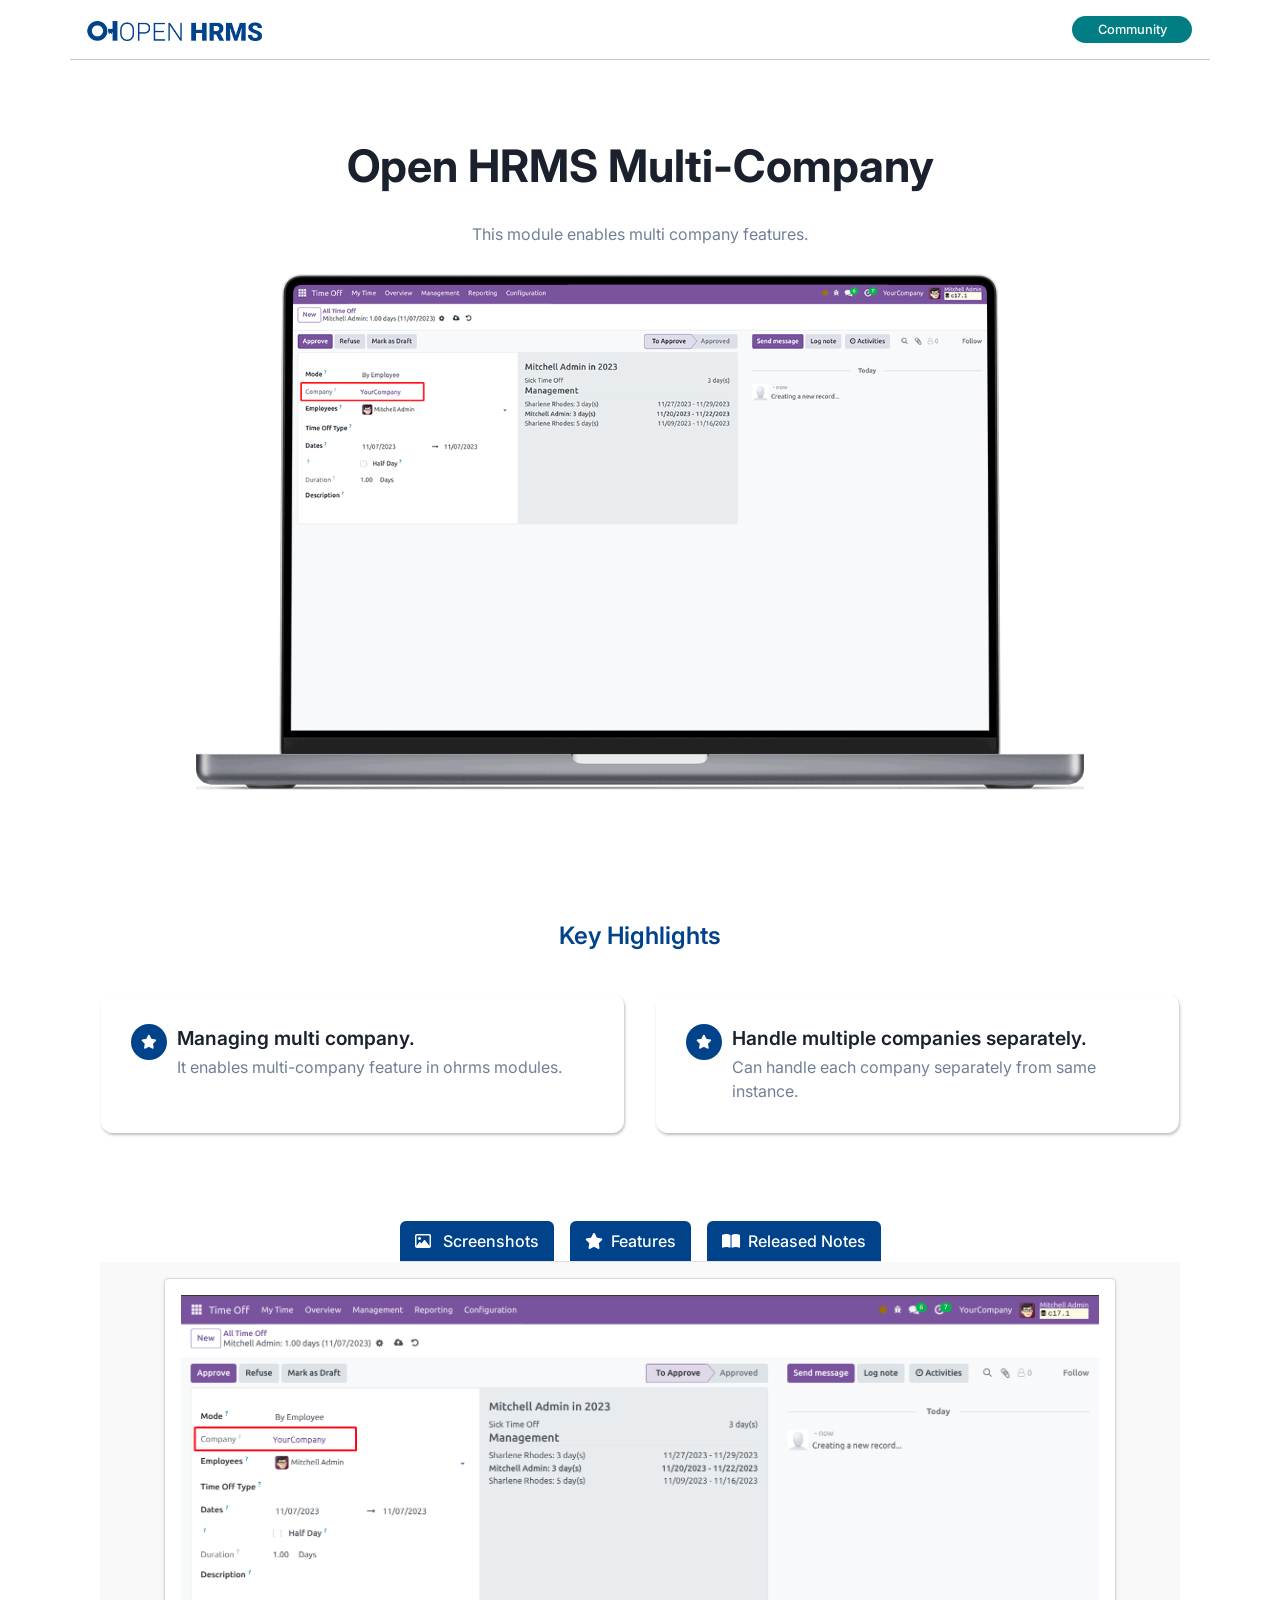
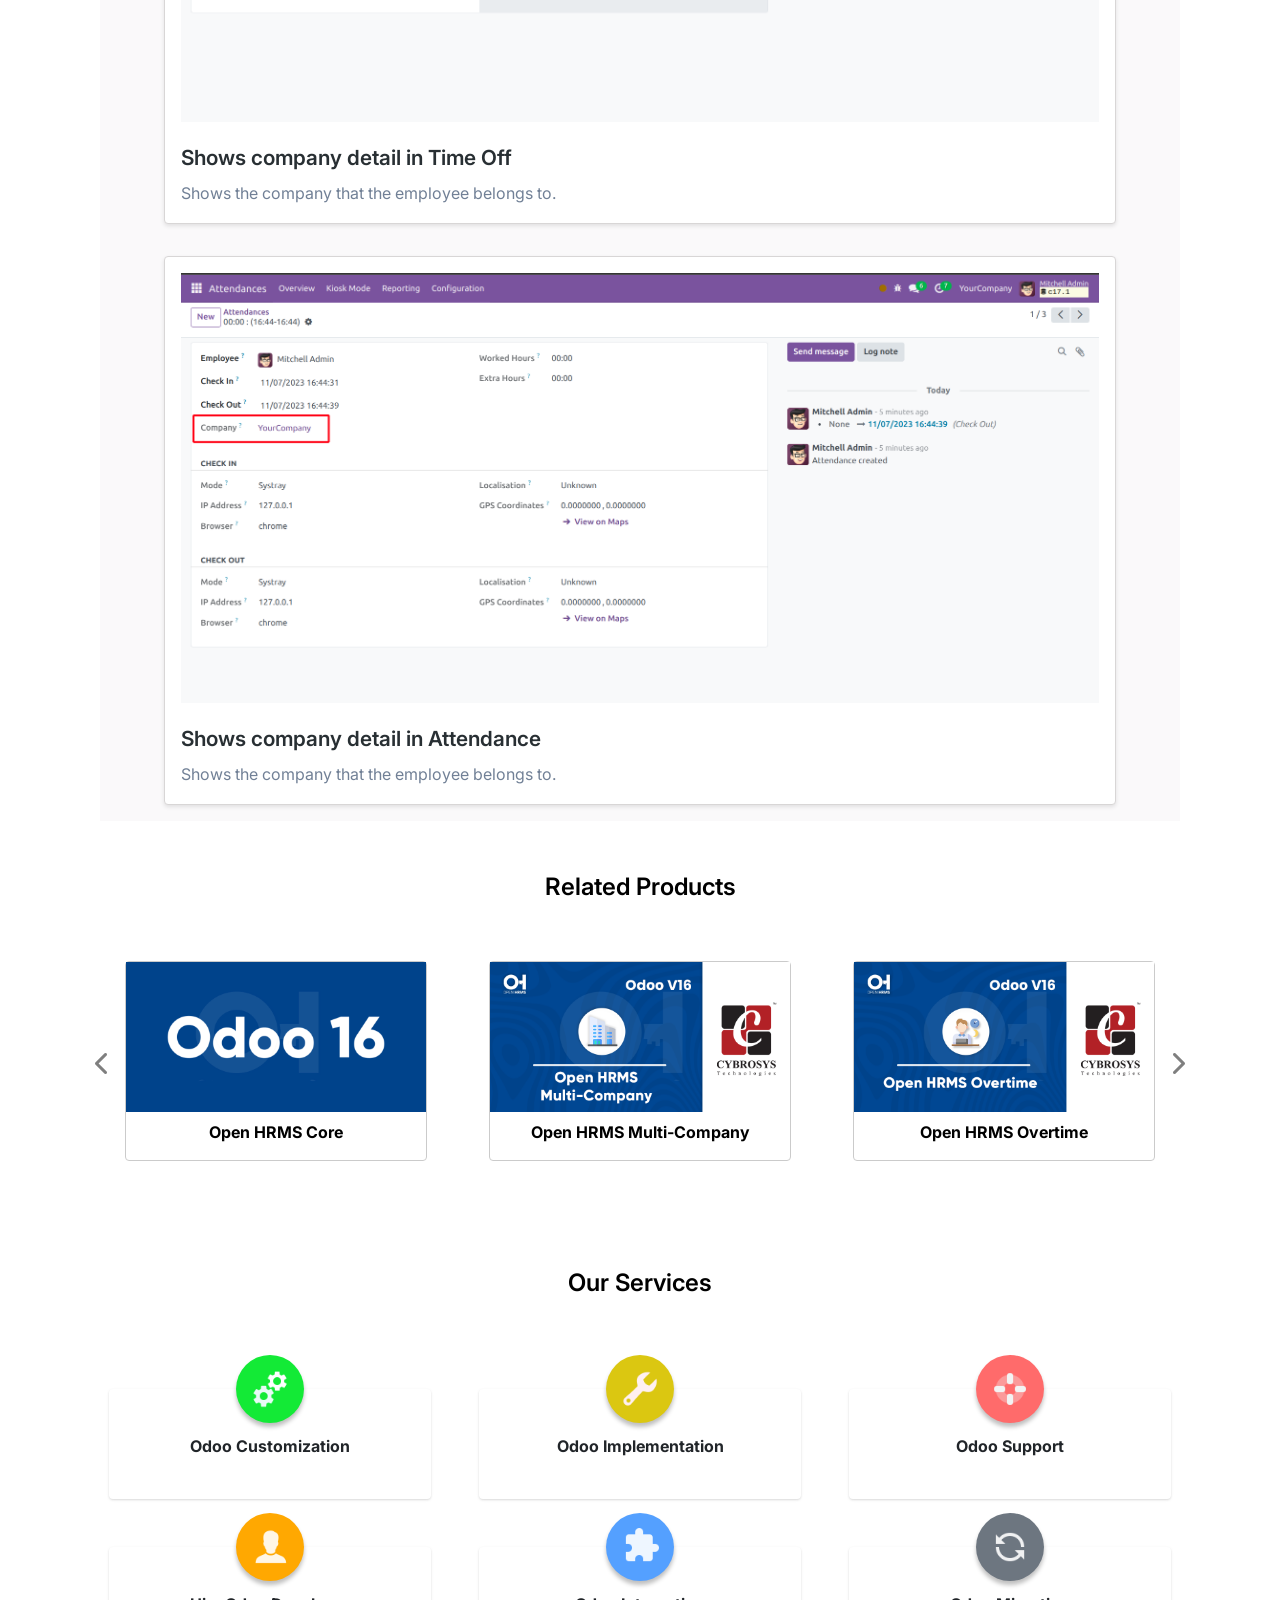
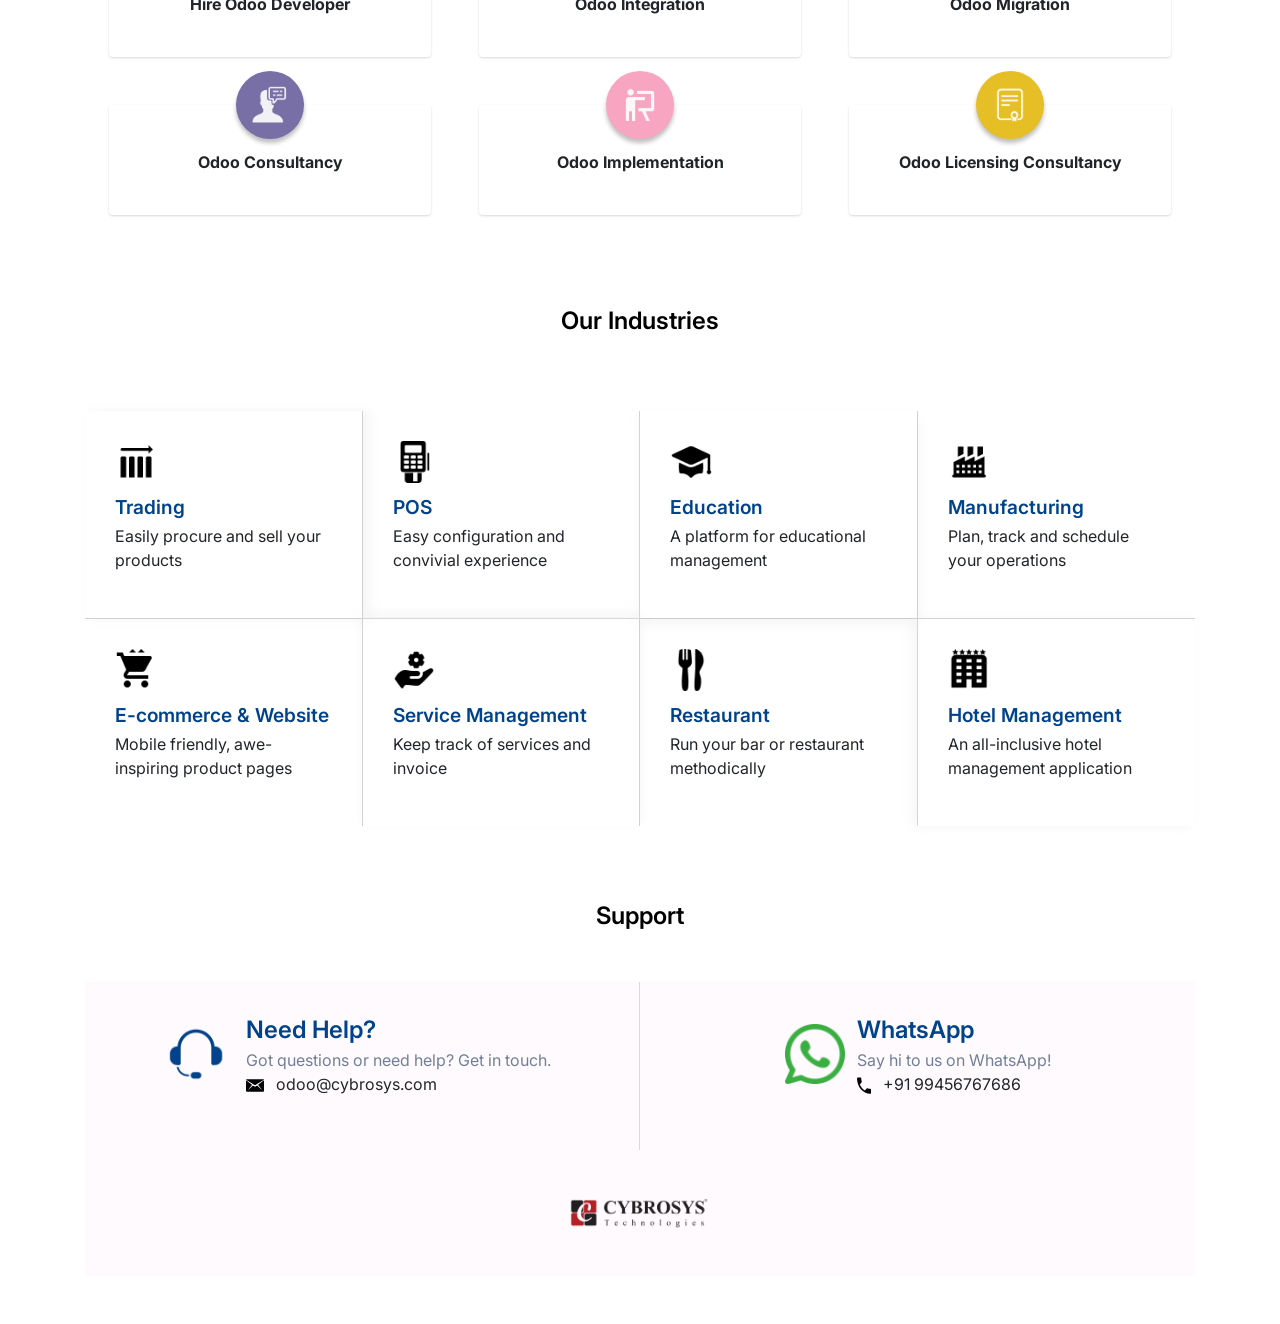
<file: hr_multi_company/static/description/index.html>
<!DOCTYPE html>
<html lang="en">
<head>
    <meta charset="UTF-8">
    <meta name="viewport" content="width=device-width, initial-scale=1.0">
    <title>Odoo App 3 Index</title>
    <!-- Bootstrap CSS -->
    <link rel="stylesheet"
          href="https://cdn.jsdelivr.net/npm/bootstrap@4.0.0/dist/css/bootstrap.min.css"
          integrity="sha384-Gn5384xqQ1aoWXA+058RXPxPg6fy4IWvTNh0E263XmFcJlSAwiGgFAW/dAiS6JXm"
          crossorigin="anonymous">
    <link rel="stylesheet"
          href="https://cdnjs.cloudflare.com/ajax/libs/font-awesome/6.2.1/css/all.min.css">
    <link rel="preconnect" href="https://fonts.googleapis.com">
    <link rel="preconnect" href="https://fonts.gstatic.com" crossorigin>
    <link href="https://fonts.googleapis.com/css2?family=Inter:wght@400;500;600;700;800&display=swap"
          rel="stylesheet">
</head>
<body>
<section>
    <div class="container"
         style="font-family: 'Inter', sans-serif !important;background-color: #fff !important;">
        <div class="row">
            <div class="col-sm-12 col-md-12 col-lg-12 d-flex justify-content-between flex-wrap align-items-sm-center"
                 style="border-bottom:1px solid rgba(0, 0, 0, 0.22)">
                <div class="my-3">
                    <img src="assets/images/logo-horizontal (1).png"
                         style="width:auto !important; height:20px !important">
                </div>
                <div class="my-3 d-flex align-items-center">
                    <div class="text-center"
                         style="background-color:#017E84 !important;font-size: 0.8rem !important; color:#fff !important; font-weight:500 !important; padding:4px !important; margin:0 3px !important; border-radius:50px !important; min-width: 120px !important;">
                        Community
                    </div>
                </div>
            </div>
        </div>

        <div class="row">
            <div class="col-sm-12 col-md-12 col-lg-12 text-center d-flex align-items-center flex-column"
                 style="margin: 80px 0px !important;">
                <h1 style="font-size: 2.8rem;font-weight: 700; color:
                    #1A202C;">
                    Open HRMS Multi-Company</h1>
                <p class="my-3 mb-4"
                   style="max-width: 80%; font-weight: 400 !important; line-height: 32px; color: #718096;">
                    This module enables multi company features.
                </p>
                <div style="width: 80%;">
                    <img src="assets/screenshots/hero.gif"
                         class="img-responsive" width="100%" height="auto">
                </div>
            </div>
        </div>
        <div class="container mt-5 mb-5">
            <div class="col-lg-12 d-flex flex-column justify-content-center align-items-center mt-4">
                <p class="m-0"
                   style="font-weight: 600; font-size: 24px; color:#00438B !important">
                    Key Highlights
                </p>
            </div>
            <div class="row py-4">
                <div class="col-md-6 col-sm-12 p-3">
                    <div class="d-flex   h-100" style="padding: 30px;border-radius: 12px;
                                    background: #FFF;
                                    box-shadow: 1px 2px 3px 0px rgba(0, 0, 0, 0.25); ">
                        <div style="width: 36px; height: 36px; border-radius: 50%; background: #00438B;
                                    display: flex; justify-content: center; align-items: center;
                                    margin-right: 10px;flex-shrink: 0;">
                            <i class="fa-solid fa-star  "
                               style="color: #fff;font-size:14px;"></i>
                        </div>
                        <div>
                            <p style="color: #1A202C;font-weight: 600;
                                      font-size: 1.2rem; margin-bottom: 2px;">
                                Managing multi company.</p>
                            <p class="m-0" style="color:#718096">It enables
                                multi-company feature in ohrms modules.
                            </p>
                        </div>
                    </div>
                </div>
                <div class="col-md-6 col-sm-12 p-3">
                    <div class="d-flex   h-100" style="padding: 30px;border-radius: 12px;
                                    background: #FFF;
                                    box-shadow: 1px 2px 3px 0px rgba(0, 0, 0, 0.25); ">
                        <div style="width: 36px; height: 36px; border-radius: 50%; background:#00438B;
                                    display: flex; justify-content: center; align-items: center;
                                    margin-right: 10px;flex-shrink: 0;">
                            <i class="fa-solid fa-star  "
                               style="color: #fff;font-size:14px;"></i>
                        </div>
                        <div>
                            <p style="color: #1A202C;font-weight: 600;
                                      font-size: 1.2rem; margin-bottom: 2px;">
                                Handle multiple companies separately.</p>
                            <p class="m-0" style="color:#718096">Can handle each
                                company separately from same instance.
                            </p>
                        </div>
                    </div>
                </div>
            </div>
        </div>

        <div class="container rounded">
            <ul class="nav nav-tabs d-flex"
                style="width: fit-content;margin: 0 auto;gap: 1rem;">
                <li class="col text-center py-2 text-nowrap "
                    style="color: #fff; background-color: #00438B;border-radius: 6px 6px 0px 0px;">
                    <a
                            class="active show" data-toggle="tab" href="#tab1"
                            style="color: #fff;font-weight: 500; background-color: #00438B; text-decoration: none;">
                        <i class="fa-regular fa-image  pr-2"
                           style="color: #fff;"></i>
                        Screenshots</a></li>
                <li class="col text-center py-2 text-nowrap "
                    style="color: #fff; background-color: #00438B;border-radius: 6px 6px 0px 0px;">
                    <a
                            data-toggle="tab" href="#tab2"
                            style="color: #fff;font-weight: 500;  text-decoration: none;"><i
                            class="fa-solid fa-star  pr-2"
                            style="color: #fff;"></i>Features</a></li>
                <li class="col text-center py-2 text-nowrap "
                    style="color: #fff; background-color: #00438B;border-radius: 6px 6px 0px 0px;">
                    <a
                            data-toggle="tab" href="#tab3"
                            style="color: #fff;font-weight: 500; text-decoration: none; background-color:#00438B;"><i
                            class="fa-solid fa-book-open  pr-2"
                            style="color: #fff;"></i>Released Notes</a></li>
            </ul>

            <div class="tab-content"
                 style="background-color: rgba(121, 113, 119, 0.04);">
                <div id="tab1" class="tab-pane fade in active show">
                    <div class="col-lg-12 py-2"
                         style="padding: 1rem 4rem !important;">
                        <div
                                style="border: 1px solid #d8d6d6; border-radius: 4px; background: #fff; box-shadow: 0 2px 4px rgba(0, 0, 0, 0.1);">
                            <div class="row justify-content-center p-3 w-100 m-0">
                                <img src="assets/screenshots/multi_company-1.png" class="img-responsive"
                                     width="100%" height="auto">
                            </div>
                            <div class="px-3">
                                <h4 class="mt-2"
                                    style=" font-weight:600 !important; color:#282F33 !important; font-size:1.3rem !important">
                                    Shows company detail in Time Off</h4>
                                <p style=" color:#718096!important; font-size:1rem !important;line-height: 28px;">
                                    Shows the company that the employee
                                    belongs to.</p>
                            </div>
                        </div>
                    </div>
                    <div class="col-lg-12 py-2"
                         style="padding: 1rem 4rem !important;">
                        <div style="border: 1px solid #d8d6d6; border-radius: 4px; background: #fff; box-shadow: 0 2px 4px rgba(0, 0, 0, 0.1);">
                            <div class="row justify-content-center p-3 w-100 m-0">
                                <img src="assets/screenshots/multi_company-2.png" class="img-responsive"
                                     width="100%" height="auto">
                            </div>
                            <div class="px-3">
                                <h4 class="mt-2"
                                    style=" font-weight:600 !important; color:#282F33 !important; font-size:1.3rem !important">
                                    Shows company detail in Attendance</h4>
                                <p style=" color:#718096!important; font-size:1rem !important;line-height: 28px;">
                                    Shows the company that the employee
                                    belongs to.</p>
                            </div>
                        </div>
                    </div>
                </div>

                <div id="tab2" class="tab-pane fade">
                    <div class="col-mg-12" style="padding: 1rem 4rem;">
                        <ul style="list-style: none; padding: 1rem 0;font-weight: 500;">
                            <li class="py-3"
                                style="font-weight: 500;background-color: #fff; border-radius: 4px; padding: 1rem; margin-bottom: 1rem; box-shadow: 0 2px 4px rgba(0, 0, 0, 0.1);">
                                    <span style="margin-right: 12px;"><img
                                            src="assets/images/star (1) 2.svg" alt=""
                                            width="16px"></span>Adds company
                                details in every Open HRMS modules.
                                <ul style="list-style: none;font-weight: 400; color:#718096">
                                    <li>The employee's details in every Open
                                        HRMS module shows the company that the
                                        employee belongs to.
                                    </li>
                                </ul>
                            </li>
                        </ul>
                    </div>
                </div>
                <div id="tab3" class="tab-pane fade">
                    <div class="col-mg-12 active" style="padding: 1rem 4rem;">
                        <div class="py-3"
                             style="font-weight: 500;background-color: #fff; border-radius: 4px; padding: 1rem; box-shadow: 0 2px 4px rgba(0, 0, 0, 0.1);">
                            <div class="d-flex mb-3"
                                 style="font-size: 0.8rem; font-weight: 500;"><span>Version
                                        17.0.1</span><span class="px-2">|</span><span
                                    style="color: #00438B;font-weight: 600;">Released on:28th November 2023</span>
                            </div>
                            <p class="m-0"
                               style=" color:#718096!important; font-size:1rem !important;line-height: 28px;">
                                Initial Commit</p>
                        </div>
                    </div>
                </div>
            </div>
        </div>
        <div class="container mt-5">
            <div class="col-lg-12 d-flex flex-column justify-content-center align-items-center mt-5">
                <p class="m-0"
                   style="font-weight: 600; font-size: 24px; color:#000 !important">
                    Related Products</p>
            </div>
        </div>
        <div id="myCarousel" class="carousel slide py-3" data-ride="carousel">

            <div class="carousel-inner">
                <div class="carousel-item active">
                    <div class="row p-4">
                        <div class="col">
                            <div class="p-3">
                                <a href="https://apps.odoo.com/apps/modules/16.0/ohrms_core/"
                                   style="color: #000; text-decoration: none;">
                                    <div style="border:1px solid #CBCBCB !important;border-radius: 4px;">
                                        <div style="width: 300px; ">
                                            <img src="assets/modules/core.gif"
                                                 alt="" width="100%"
                                                 height="auto">
                                        </div>
                                        <p class="text-center pt-2 text-black font-weight-bold">
                                            Open HRMS Core</p>
                                    </div>
                                </a>
                            </div>
                        </div>
                        <div class="col">
                            <div class="p-3">
                                <a href="https://apps.odoo.com/apps/modules/16.0/hr_multi_company/"
                                   style="color: #000; text-decoration: none;">
                                    <div style="border:1px solid #CBCBCB !important;border-radius: 4px;">
                                        <div style="width: 300px; ">
                                            <img src="assets/modules/multi_company.png"
                                                 alt="" width="100%"
                                                 height="auto">
                                        </div>
                                        <p class="text-center pt-2 text-black font-weight-bold">
                                            Open HRMS Multi-Company</p>
                                    </div>
                                </a>
                            </div>
                        </div>
                        <div class="col">
                            <div class="p-3">
                                <a href="https://apps.odoo.com/apps/modules/16.0/ohrms_overtime/"
                                   style="color: #000; text-decoration: none;">
                                    <div style="border:1px solid #CBCBCB !important;border-radius: 4px;">
                                        <div style="width: 300px; ">
                                            <img src="assets/modules/overtime.png"
                                                 alt="" width="100%"
                                                 height="auto">
                                        </div>
                                        <p class="text-center pt-2 text-black font-weight-bold">
                                            Open HRMS Overtime</p>
                                    </div>
                                </a>
                            </div>
                        </div>
                    </div>
                </div>
                <div class="carousel-item">
                    <div class="row p-4">
                        <div class="col">
                            <div class="p-3">
                                <a href="https://apps.odoo.com/apps/modules/16.0/oh_appraisal/"
                                   style="color: #000; text-decoration: none;">
                                    <div style="border:1px solid #CBCBCB !important;border-radius: 4px;">
                                        <div style="width: 300px; ">
                                            <img src="assets/modules/appraisal.png"
                                                 alt="" width="100%"
                                                 height="auto">
                                        </div>
                                        <p class="text-center pt-2 text-black font-weight-bold">
                                            Open HRMS Employee Appraisal</p>
                                    </div>
                                </a>
                            </div>
                        </div>
                        <div class="col">
                            <div class="p-3">
                                <a href="https://apps.odoo.com/apps/modules/16.0/hr_employee_updation/"
                                   style="color: #000; text-decoration: none;">
                                    <div style="border:1px solid #CBCBCB !important;border-radius: 4px;">
                                        <div style="width: 300px;">
                                            <img src="assets/modules/employee_updation.png"
                                                 alt="" width="100%"
                                                 height="auto">
                                        </div>
                                        <p class="text-center pt-2 text-black font-weight-bold">
                                            Open HRMS Employee Info</p>
                                    </div>
                                </a>
                            </div>
                        </div>
                        <div class="col">
                            <div class="p-3">
                                <a href="https://apps.odoo.com/apps/modules/16.0/ohrms_salary_advance/"
                                   style="color: #000; text-decoration: none;">
                                    <div style="border:1px solid #CBCBCB !important;border-radius: 4px;">
                                        <div style="width: 300px;">
                                            <img src="assets/modules/advance_salary.png"
                                                 alt="" width="100%"
                                                 height="auto">
                                        </div>
                                        <p class="text-center pt-2 text-black font-weight-bold">
                                            Open HRMS Advance Salary</p>
                                    </div>
                                </a>
                            </div>
                        </div>
                    </div>
                </div>
            </div>

            <a class="carousel-control-prev" href="#myCarousel"
               data-slide="prev" style="width: 35px; color: #000;">
                    <span class="carousel-control-prev-icon">
                        <i class="fa fa-chevron-left"
                           style="font-size: 24px;"></i>
                    </span>
            </a>
            <a class="carousel-control-next" href="#myCarousel"
               data-slide="next" style="width: 35px; color: #000;">
                    <span class="carousel-control-next-icon">
                        <i class="fa fa-chevron-right"
                           style="font-size: 24px;"></i>
                    </span>
            </a>
        </div>
        <div class="container mt-5">
            <div class="col-lg-12 d-flex flex-column justify-content-center align-items-center mt-4">
                <p class="m-0"
                   style="font-weight: 600; font-size: 24px; color:#000 !important">
                    Our Services</p>
            </div>
        </div>
        <div class="container my-5">
            <div class="row py-3">
                <div class="col-md-4 col-sm-6 px-4 py-4">
                    <div style="background-color: #fff; padding: 25px; text-align: center;  box-shadow: rgba(0, 0, 0, 0.1) 0px 1px 3px 0px, rgba(0, 0, 0, 0.06) 0px 1px 2px 0px; position: relative;border-radius: 4px;">
                        <div style="position: absolute; top: 0%; left: 50%; transform: translate(-50%, -50%);">
                            <div style="background-color:#13EA36 ; border-radius: 50%; padding: 15px;    width: 68px;
                                    height: 68px; display: inline-block; box-shadow:0px 4px 4px rgba(0, 0, 0, 0.25);">
                                <img src="assets/images/cogs.png" alt="service-icon"
                                     width="38px" height="auto">
                            </div>
                        </div>
                        <p style="margin-top: 20px; font-weight: bold;">Odoo
                            Customization</p>
                    </div>
                </div>
                <div class="col-md-4 col-sm-6 px-4 py-4">
                    <div style="background-color: #fff; padding: 25px; text-align: center; box-shadow: rgba(0, 0, 0, 0.1) 0px 1px 3px 0px, rgba(0, 0, 0, 0.06) 0px 1px 2px 0px; position: relative;border-radius: 4px;">
                        <div style="position: absolute; top: 0%; left: 50%; transform: translate(-50%, -50%);">
                            <div style="background-color:#DBC711; border-radius: 50%; padding: 15px;    width: 68px;
                                    height: 68px; display: inline-block; box-shadow:0px 4px 4px rgba(0, 0, 0, 0.25);">
                                <img src="assets/images/wrench.png" alt="service-icon"
                                     width="38px" height="auto">
                            </div>
                        </div>
                        <p style="margin-top: 20px; font-weight: bold;">Odoo
                            Implementation</p>
                    </div>
                </div>
                <div class="col-md-4 col-sm-6 px-4 py-4">
                    <div style="background-color: #fff; padding: 25px; text-align: center;  box-shadow: rgba(0, 0, 0, 0.1) 0px 1px 3px 0px, rgba(0, 0, 0, 0.06) 0px 1px 2px 0px; position: relative; border-radius: 4px;">
                        <div style="position: absolute; top: 0%; left: 50%; transform: translate(-50%, -50%);">
                            <div style="background-color:#FF6B6B ; border-radius: 50%; padding: 15px;    width: 68px;
                                    height: 68px; display: inline-block; box-shadow:0px 4px 4px rgba(0, 0, 0, 0.25);">
                                <img src="assets/images/lifebuoy.png"
                                     alt="service-icon" width="38px"
                                     height="auto">
                            </div>
                        </div>
                        <p style="margin-top: 20px; font-weight: bold;">Odoo
                            Support</p>
                    </div>
                </div>
                <div class="col-md-4 col-sm-6 px-4 py-4">
                    <div style="background-color: #fff; padding: 25px; text-align: center; box-shadow: rgba(0, 0, 0, 0.1) 0px 1px 3px 0px, rgba(0, 0, 0, 0.06) 0px 1px 2px 0px; position: relative; border-radius: 4px;">
                        <div style="position: absolute; top: 0%; left: 50%; transform: translate(-50%, -50%);">
                            <div style="background-color:#FFA801 ; border-radius: 50%; padding: 15px;    width: 68px;
                                    height: 68px; display: inline-block; box-shadow:0px 4px 4px rgba(0, 0, 0, 0.25);">
                                <img src="assets/images/user.png" alt="service-icon"
                                     width="38px" height="auto">
                            </div>
                        </div>
                        <p style="margin-top: 20px; font-weight: bold;">Hire
                            Odoo Developer</p>
                    </div>
                </div>
                <div class="col-md-4 col-sm-6 px-4 py-4">
                    <div style="background-color: #fff; padding: 25px; text-align: center;  box-shadow: rgba(0, 0, 0, 0.1) 0px 1px 3px 0px, rgba(0, 0, 0, 0.06) 0px 1px 2px 0px; position: relative; border-radius: 4px;">
                        <div style="position: absolute; top: 0%; left: 50%; transform: translate(-50%, -50%);">
                            <div style="background-color:#54A0FF; border-radius: 50%; padding: 15px;    width: 68px;
                                    height: 68px; display: inline-block; box-shadow:0px 4px 4px rgba(0, 0, 0, 0.25);">
                                <img src="assets/images/puzzle.png" alt="service-icon"
                                     width="38px" height="auto">
                            </div>
                        </div>
                        <p style="margin-top: 20px; font-weight: bold;">Odoo
                            Integration</p>
                    </div>
                </div>
                <div class="col-md-4 col-sm-6 px-4 py-4">
                    <div style="background-color: #fff; padding: 25px; text-align: center;  box-shadow: rgba(0, 0, 0, 0.1) 0px 1px 3px 0px, rgba(0, 0, 0, 0.06) 0px 1px 2px 0px; position: relative;border-radius: 4px;">
                        <div style="position: absolute; top: 0%; left: 50%; transform: translate(-50%, -50%);">
                            <div style="background-color:#6D7680 ; border-radius: 50%; padding: 15px;    width: 68px;
                                    height: 68px; display: inline-block; box-shadow:0px 4px 4px rgba(0, 0, 0, 0.25);">
                                <img src="assets/images/update.png" alt="service-icon"
                                     width="38px" height="auto">
                            </div>
                        </div>
                        <p style="margin-top: 20px; font-weight: bold;">Odoo
                            Migration</p>
                    </div>
                </div>
                <div class="col-md-4 col-sm-6 px-4 py-4">
                    <div style="background-color: #fff; padding: 25px; text-align: center;  box-shadow: rgba(0, 0, 0, 0.1) 0px 1px 3px 0px, rgba(0, 0, 0, 0.06) 0px 1px 2px 0px; position: relative;border-radius: 4px;">
                        <div style="position: absolute; top: 0%; left: 50%; transform: translate(-50%, -50%);">
                            <div style="background-color:#786FA6 ; border-radius: 50%; padding: 15px;    width: 68px;
                                    height: 68px; display: inline-block; box-shadow:0px 4px 4px rgba(0, 0, 0, 0.25);">
                                <img src="assets/images/consultation.png"
                                     alt="service-icon" width="38px"
                                     height="auto">
                            </div>
                        </div>
                        <p style="margin-top: 20px; font-weight: bold;">Odoo
                            Consultancy</p>
                    </div>
                </div>
                <div class="col-md-4 col-sm-6 px-4 py-4">
                    <div style="background-color: #fff; padding: 25px; text-align: center; box-shadow: rgba(0, 0, 0, 0.1) 0px 1px 3px 0px, rgba(0, 0, 0, 0.06) 0px 1px 2px 0px;position: relative;border-radius: 4px;">
                        <div style="position: absolute; top: 0%; left: 50%; transform: translate(-50%, -50%);">
                            <div style="background-color:#F8A5C2 ; border-radius: 50%; padding: 15px;    width: 68px;
                                    height: 68px; display: inline-block; box-shadow:0px 4px 4px rgba(0, 0, 0, 0.25);">
                                <img src="assets/images/training.png"
                                     alt="service-icon" width="38px"
                                     height="auto">
                            </div>
                        </div>
                        <p style="margin-top: 20px; font-weight: bold;">Odoo
                            Implementation</p>
                    </div>
                </div>
                <div class="col-md-4 col-sm-6 px-4 py-4">
                    <div style="background-color: #fff; padding: 25px; text-align: center;  box-shadow: rgba(0, 0, 0, 0.1) 0px 1px 3px 0px, rgba(0, 0, 0, 0.06) 0px 1px 2px 0px; position: relative;border-radius: 4px;">
                        <div style="position: absolute; top: 0%; left: 50%; transform: translate(-50%, -50%);">
                            <div style="background-color:#E6BE26; border-radius: 50%; padding: 15px;    width: 68px;
                                    height: 68px; display: inline-block; box-shadow:0px 4px 4px rgba(0, 0, 0, 0.25);">
                                <img src="assets/images/license.png" alt="service-icon"
                                     width="38px" height="auto">
                            </div>
                        </div>
                        <p style="margin-top: 20px; font-weight: bold;">Odoo
                            Licensing Consultancy</p>
                    </div>
                </div>
            </div>
        </div>
        <div class="container mt-5">
            <div class="col-lg-12 d-flex flex-column justify-content-center align-items-center mt-4">
                <p class="m-0"
                   style="font-weight: 600; font-size: 24px; color:#000 !important">
                    Our Industries</p>
            </div>
        </div>
        <div class="container">
            <div class="row my-5 py-4">
                <div class="col-md-3 col-sm-6 p-0">
                    <div class="d-flex flex-column h-100 "
                         style="border-right: 1px solid rgb(209, 209, 209); border-bottom: 1px solid  rgb(209, 209, 209); padding: 30px; box-shadow: 6px 0 10px rgba(228, 227, 227, 0.373);">
                        <img src="assets/images/trading-black.png" width="42px"
                             height="auto" alt="">
                        <p style="color:#00438B;font-weight: 600; margin-top: 10px;
                           font-size: 1.2rem; margin-bottom: 2px;">Trading</p>
                        <p>Easily procure and sell your products</p>
                    </div>
                </div>
                <div class="col-md-3 col-sm-6  p-0">
                    <div class="d-flex flex-column h-100"
                         style="border-right: 1px solid rgb(209, 209, 209);border-bottom: 1px solid  rgb(209, 209, 209); padding: 30px;">
                        <img src="assets/images/pos-black.png" width="42px"
                             height="auto" alt="">
                        <p style="color:#00438B;font-weight: 600; margin-top: 10px;
                            font-size: 1.2rem; margin-bottom: 2px;">POS</p>
                        <p>Easy configuration and convivial experience</p>
                    </div>
                </div>
                <div class="col-md-3 col-sm-6  p-0">
                    <div class="d-flex flex-column h-100"
                         style="border-right: 1px solid  rgb(209, 209, 209);border-bottom: 1px solid   rgba(0, 0, 0, 0.2); padding: 30px; box-shadow: 0 5px 10px  rgba(228, 227, 227, 0.373)">
                        <img src="assets/images/education-black.png" width="42px"
                             height="auto" alt="">
                        <p style="color:#00438B;font-weight: 600; margin-top: 10px;
                            font-size: 1.2rem; margin-bottom: 2px;">
                            Education</p>
                        <p>A platform for educational management</p>
                    </div>
                </div>
                <div class="col-md-3 col-sm-6  p-0">
                    <div class="d-flex flex-column h-100"
                         style="border-bottom: 1px solid  rgb(209, 209, 209); padding: 30px; ">
                        <img src="assets/images/manufacturing-black.png" width="42px"
                             height="auto" alt="">
                        <p style="color:#00438B;font-weight: 600; margin-top: 10px;
                            font-size: 1.2rem; margin-bottom: 2px;">
                            Manufacturing</p>
                        <p>Plan, track and schedule your operations</p>
                    </div>
                </div>
                <div class="col-md-3 col-sm-6 p-0">
                    <div class="d-flex flex-column h-100"
                         style="border-right: 1px solid  rgb(209, 209, 209); padding: 30px;">
                        <img src="assets/images/ecom-black.png" width="42px"
                             height="auto" alt="">
                        <p style="color:#00438B;font-weight: 600; margin-top: 10px;
                            font-size: 1.2rem; margin-bottom: 2px;">E-commerce &
                            Website</p>
                        <p>Mobile friendly, awe-inspiring product pages</p>
                    </div>
                </div>
                <div class="col-md-3 col-sm-6   p-0">
                    <div class="d-flex flex-column h-100"
                         style="border-right: 1px solid  rgb(209, 209, 209); padding: 30px;box-shadow: 0 -5px 10px  rgba(228, 227, 227, 0.373);">
                        <img src="assets/images/service-black.png" width="42px"
                             height="auto" alt="">
                        <p style="color:#00438B;font-weight: 600; margin-top: 10px;
                            font-size: 1.2rem; margin-bottom: 2px;">Service
                            Management</p>
                        <p>Keep track of services and invoice</p>
                    </div>
                </div>
                <div class="col-md-3 col-sm-6    p-0">
                    <div class="d-flex flex-column h-100"
                         style="border-right: 1px solid  rgb(209, 209, 209); padding: 30px; ">
                        <img src="assets/images/restaurant-black.png" width="42px"
                             height="auto" alt="">
                        <p style="color: #00438B;font-weight: 600; margin-top: 10px;
                            font-size: 1.2rem; margin-bottom: 2px;">
                            Restaurant</p>
                        <p>Run your bar or restaurant methodically</p>
                    </div>
                </div>
                <div class="col-md-3 col-sm-6   p-0">
                    <div class="d-flex flex-column h-100"
                         style=" padding: 30px;box-shadow: -5px 0 10px  rgba(228, 227, 227, 0.373);">
                        <img src="assets/images/hotel-black.png" width="42px"
                             height="auto" alt="">
                        <p style="color:#00438B;font-weight: 600; margin-top: 10px;
                            font-size: 1.2rem; margin-bottom: 2px;">Hotel
                            Management</p>
                        <p>An all-inclusive hotel management application</p>
                    </div>
                </div>
            </div>
        </div>
        <div class="container mt-5">
            <div class="col-lg-12 d-flex flex-column justify-content-center align-items-center mt-5">
                <p class="m-0"
                   style="font-weight: 600; font-size: 24px; color:#000 !important">
                    Support</p>
            </div>
        </div>
        <div class="container my-5">
            <div class="row" style="background-color: #FFFAFE;">
                <div class="col-md-6 pb-4  d-flex align-items-center justify-content-center"
                     style="border-right: 1px solid #D9D9D9;">
                    <div style="padding: 30px;">
                        <div class="d-flex align-items-center">
                            <img src="assets/images/support (3).png" alt=""
                                 width="60px" style="margin-right: 12px;">
                            <div style="padding: 0px 8px;">
                                    <span
                                            style="color: #00438B;font-size: 24px;font-weight: 600;padding-bottom: 1rem;">Need
                                        Help?</span>
                                <p class="m-0" style="color:#718096;">Got
                                    questions or need help? Get in touch.</p>
                                <div style="font-weight: 400;"><span><img
                                        src="assets/images/support-email.svg" alt=""
                                        width="18px"
                                        style="filter: invert(1);margin-right: 0.8rem;"></span>odoo@cybrosys.com
                                </div>
                            </div>
                        </div>
                    </div>
                </div>
                <div class="col-md-6 pb-4 d-flex align-items-center justify-content-center">
                    <div style="padding: 30px;">
                        <div class="d-flex align-items-center">
                            <img src="assets/images/whatsapp 1.svg" alt="" width="60px"
                                 style="margin-right: 12px;">
                            <div>
                                <span style="color: #00438B;font-size: 24px;font-weight: 600;">WhatsApp</span>
                                <p class="m-0" style="color:#718096;">Say hi to
                                    us on WhatsApp!</p>
                                <div style="font-weight: 400; font-size: 16px;"><span><img
                                        src="assets/images/phone.svg"
                                        alt="" width="14px"
                                        style="filter: invert(1); margin-right: 0.8rem;"></span>+91
                                    99456767686
                                </div>
                            </div>
                        </div>
                    </div>
                </div>
                <div class="col-12 d-flex ">
                    <div class="my-5 mx-auto">
                        <img src="assets/images/Cybrosys R.png"
                             style="width:auto !important; height:30px !important">
                    </div>
                </div>
            </div>
        </div>
    </div>
</section>
<!-- Optional JavaScript -->
<!-- jQuery first, then Popper.js, then Bootstrap JS -->
<script src="https://ajax.googleapis.com/ajax/libs/jquery/3.5.1/jquery.min.js"></script>
<script src="https://maxcdn.bootstrapcdn.com/bootstrap/4.5.2/js/bootstrap.min.js"></script>
</body>
</html>
</file>
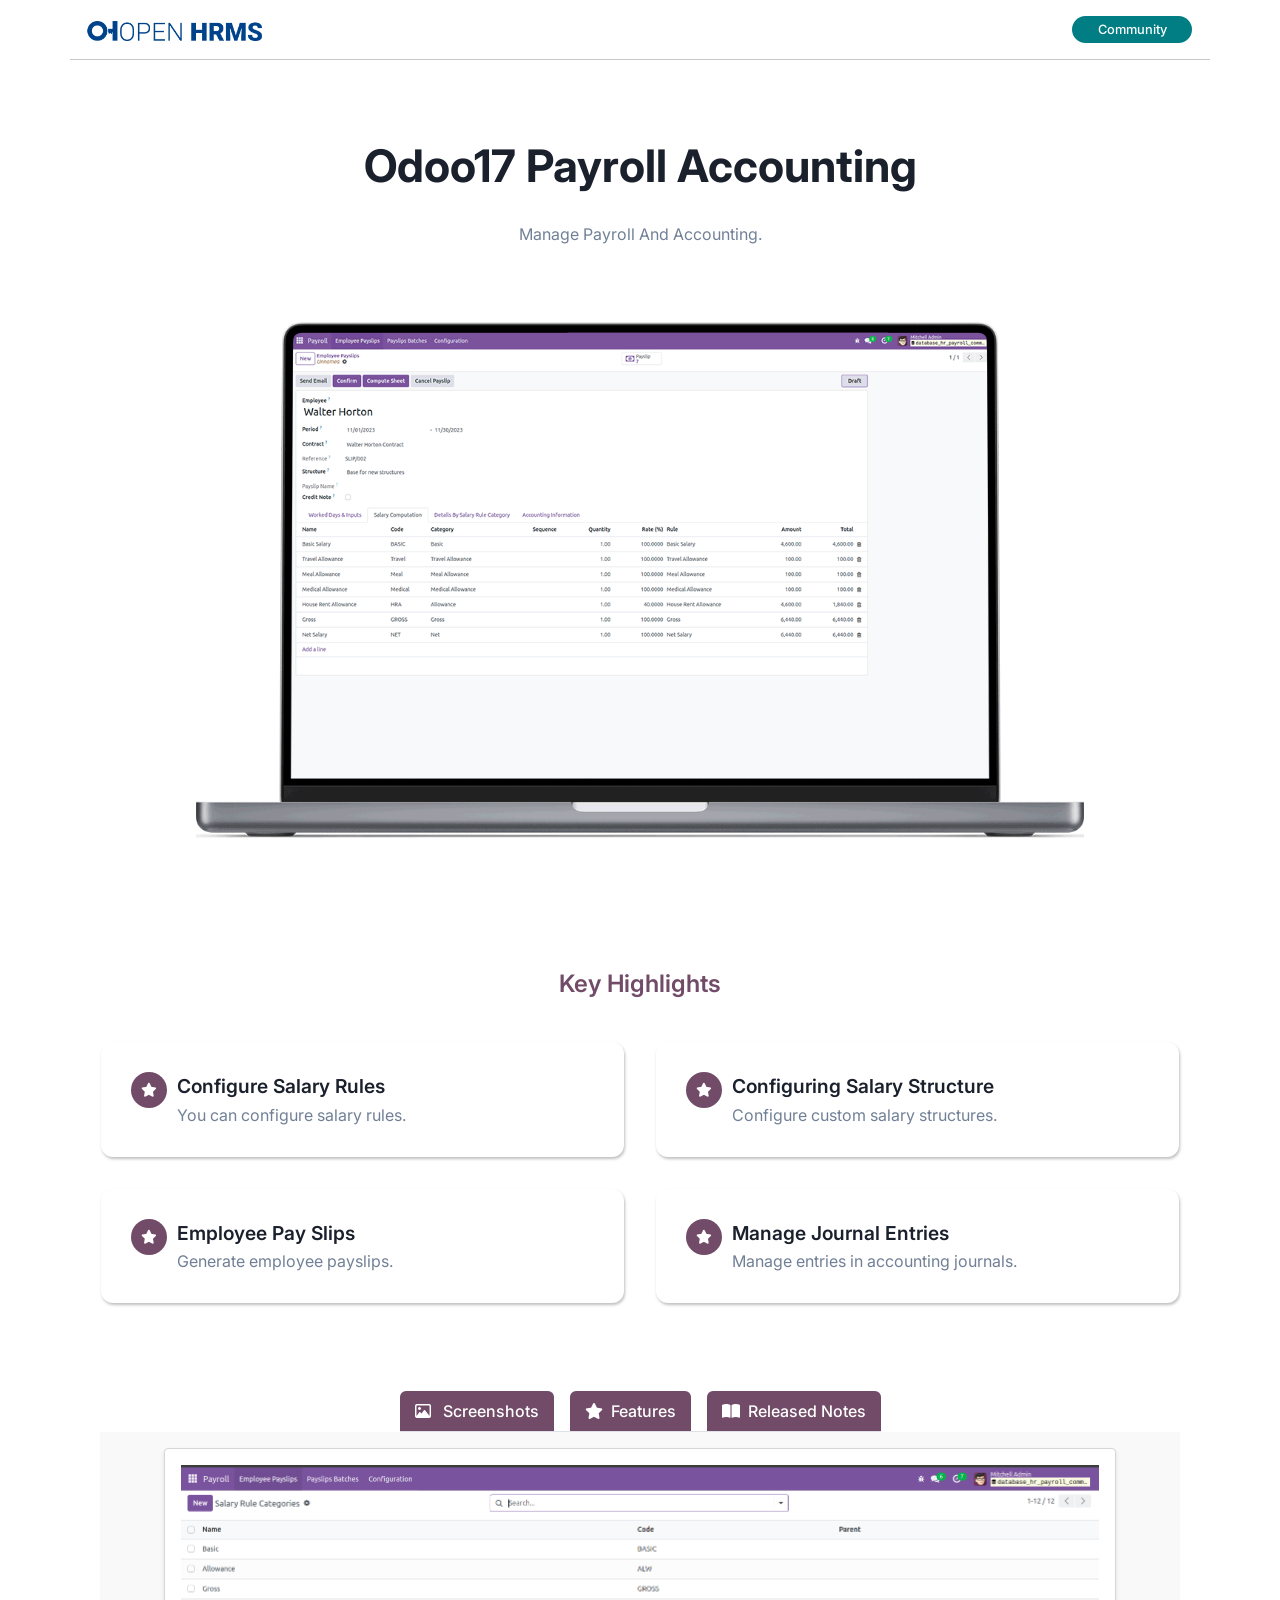
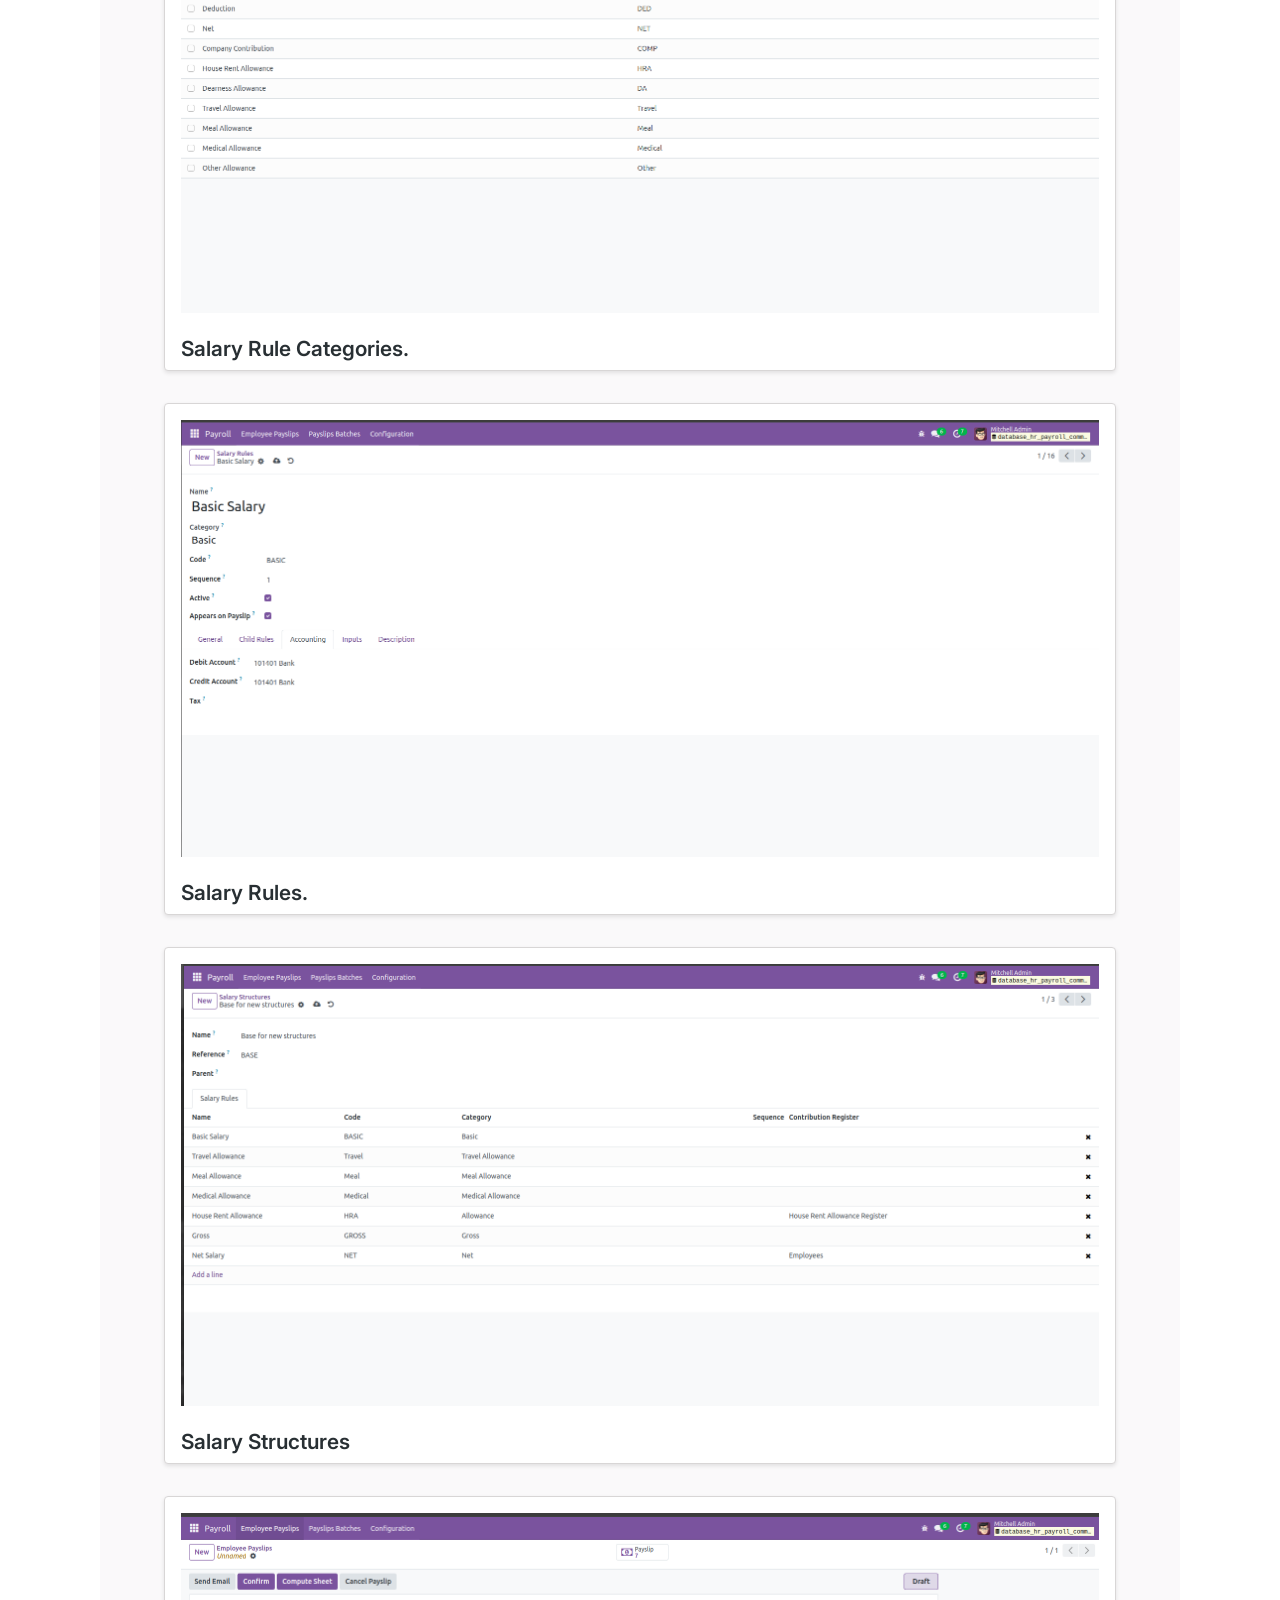
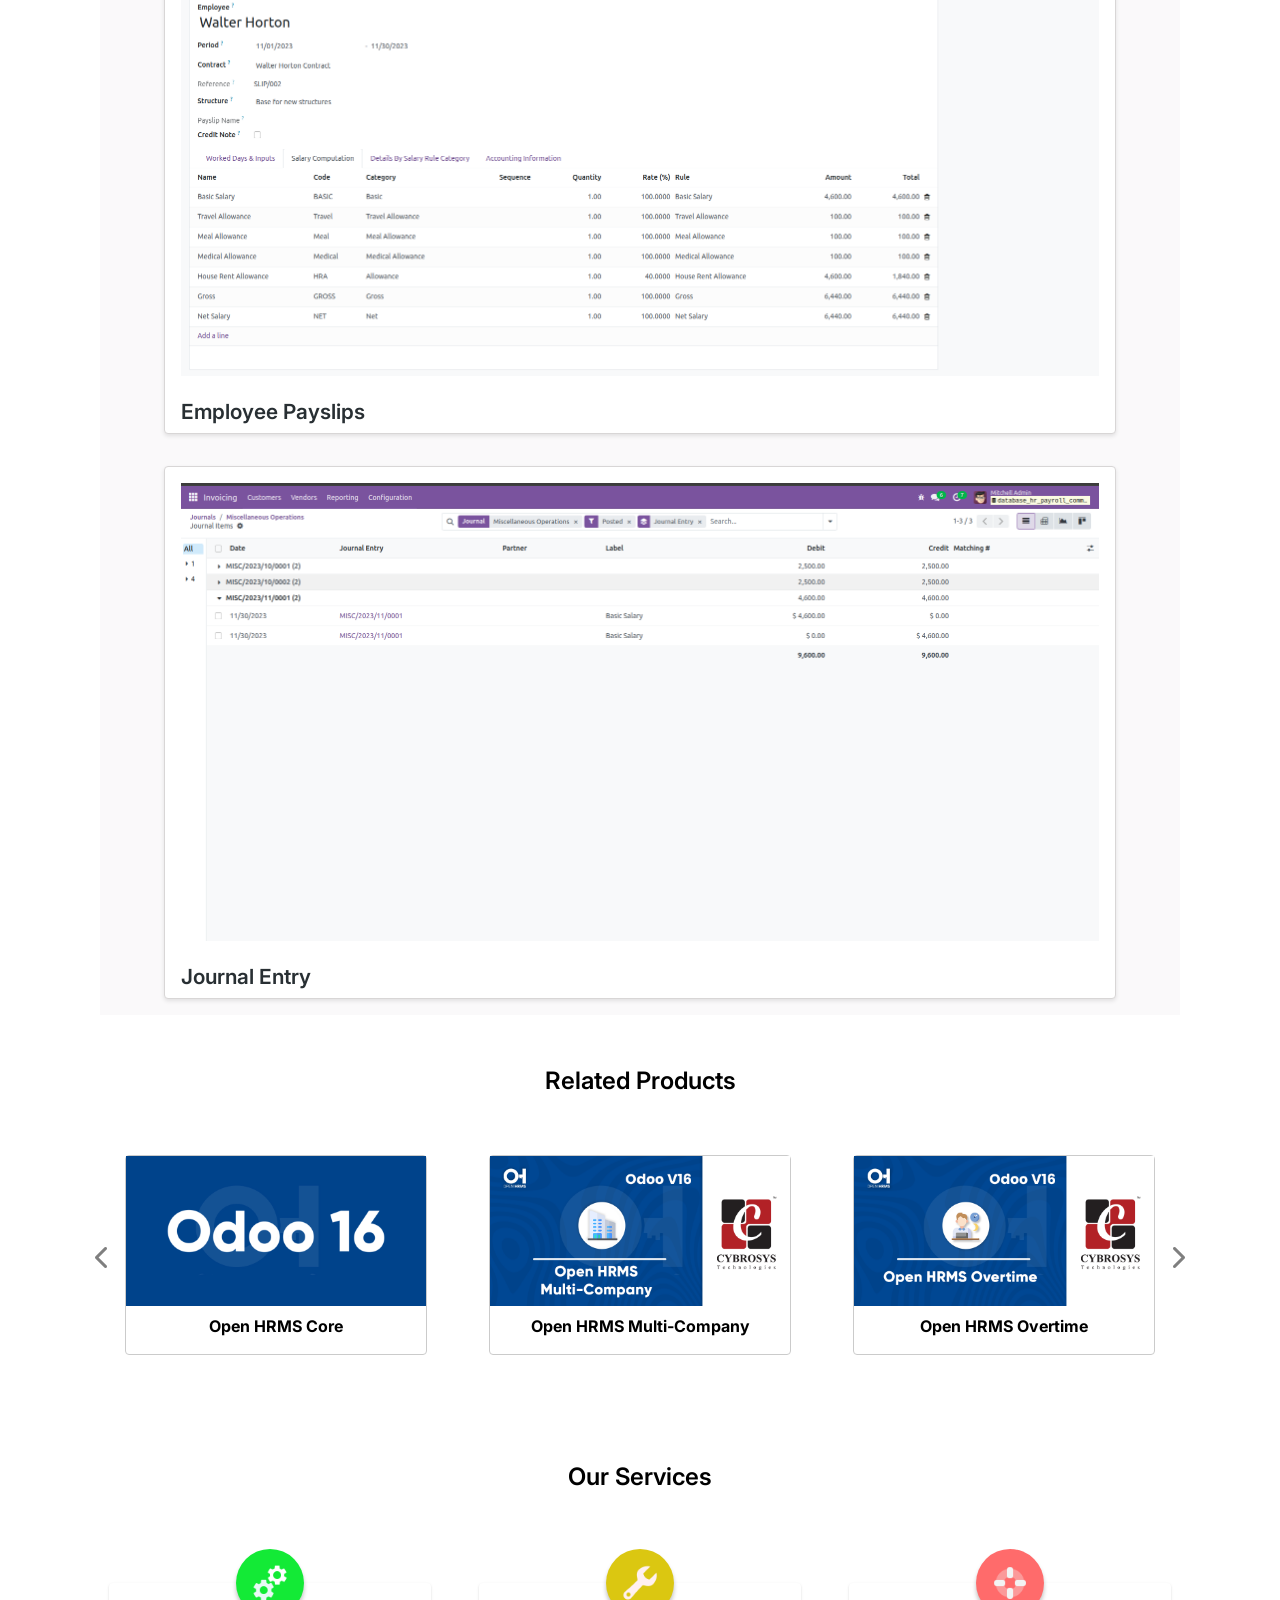
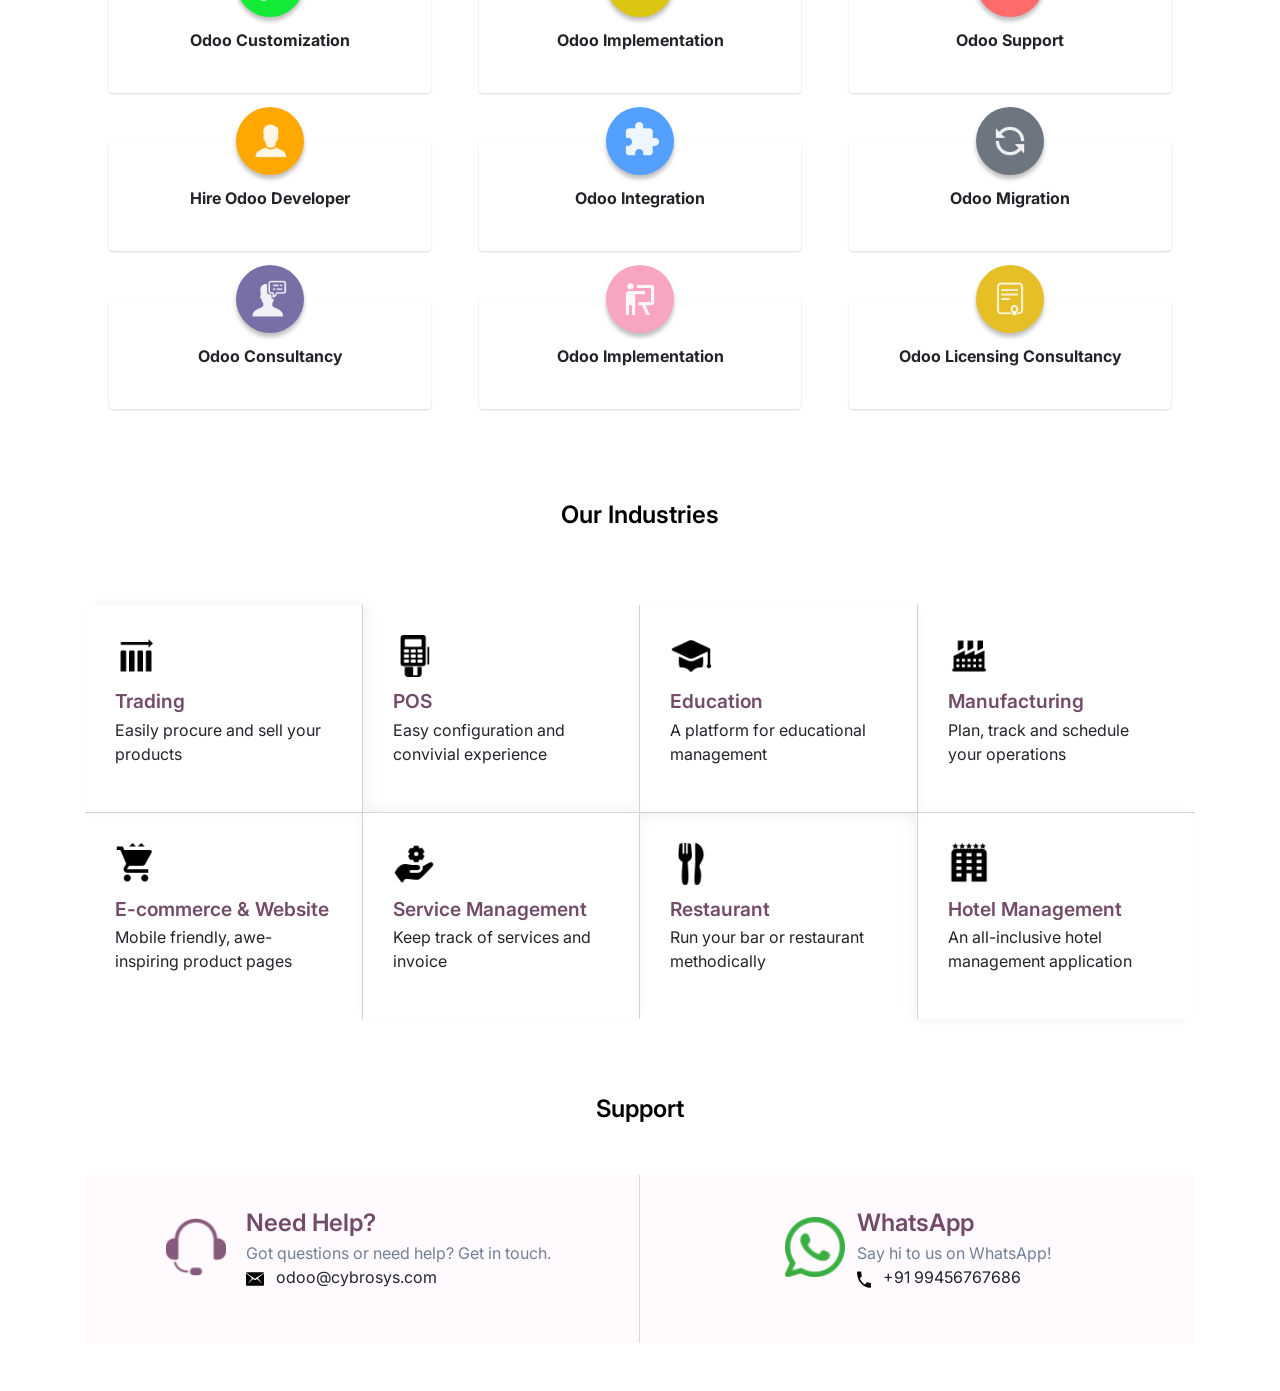
<file: hr_payroll_account_community/static/description/index.html>
<!DOCTYPE html>
<html lang="en">
<head>
    <meta charset="UTF-8">
    <meta name="viewport" content="width=device-width, initial-scale=1.0">
    <title>Odoo App 3 Index</title>
    <!-- Bootstrap CSS -->
    <link rel="stylesheet"
          href="https://cdn.jsdelivr.net/npm/bootstrap@4.0.0/dist/css/bootstrap.min.css"
          integrity="sha384-Gn5384xqQ1aoWXA+058RXPxPg6fy4IWvTNh0E263XmFcJlSAwiGgFAW/dAiS6JXm"
          crossorigin="anonymous">
    <link rel="stylesheet"
          href="https://cdnjs.cloudflare.com/ajax/libs/font-awesome/6.2.1/css/all.min.css">
    <link rel="preconnect" href="https://fonts.googleapis.com">
    <link rel="preconnect" href="https://fonts.gstatic.com" crossorigin>
    <link href="https://fonts.googleapis.com/css2?family=Inter:wght@400;500;600;700;800&display=swap"
          rel="stylesheet">
</head>
<body>
<section>
    <div class="container"
         style="font-family: 'Inter', sans-serif !important;background-color: #fff !important;">
        <div class="row">
            <div class="col-sm-12 col-md-12 col-lg-12 d-flex justify-content-between flex-wrap align-items-sm-center"
                 style="border-bottom:1px solid rgba(0, 0, 0, 0.22)">
                <div class="my-3">
                    <img src="assets/images/logo-horizontal (1).png"
                         style="width:auto !important; height:20px !important">
                </div>
                <div class="my-3 d-flex align-items-center">
                    <div class="text-center"
                         style="background-color:#017E84 !important;font-size: 0.8rem !important; color:#fff !important; font-weight:500 !important; padding:4px !important; margin:0 3px !important; border-radius:50px !important; min-width: 120px !important;">
                        Community
                    </div>
                </div>
            </div>
        </div>
        <div class="row">
            <div class="col-sm-12 col-md-12 col-lg-12 text-center d-flex align-items-center flex-column"
                 style="margin: 80px 0px !important;">
                <h1 style="font-size: 2.8rem;font-weight: 700; color:
                    #1A202C;">
                    Odoo17 Payroll Accounting</h1>
                <p class="my-3 mb-4"
                   style="max-width: 80%; font-weight: 400 !important; line-height: 32px; color: #718096;">
                    Manage Payroll And Accounting.
                </p>
                <div style="width: 80%; margin-top: 3rem;">
                    <img src="assets/screenshots/hero.gif"
                         class="img-responsive" width="100%" height="auto">
                </div>
            </div>
        </div>
        <div class="container mt-5 mb-5">
            <div class="col-lg-12 d-flex flex-column justify-content-center align-items-center mt-4">
                <p class="m-0"
                   style="font-weight: 600; font-size: 24px; color:#714b67 !important">
                    Key Highlights
                </p>
            </div>
            <div class="row py-4">
                <div class="col-md-6 col-sm-12 p-3">
                    <div class="d-flex   h-100" style="padding: 30px;border-radius: 12px;
                                    background: #FFF;
                                    box-shadow: 1px 2px 3px 0px rgba(0, 0, 0, 0.25); ">
                        <div style="width: 36px; height: 36px; border-radius: 50%; background: #714B67;
                                    display: flex; justify-content: center; align-items: center;
                                    margin-right: 10px; flex-shrink: 0;">
                            <i class="fa-solid fa-star  "
                               style="color: #fff;font-size:14px;"></i>
                        </div>
                        <div>
                            <p style="color: #1A202C;font-weight: 600;
                                      font-size: 1.2rem; margin-bottom: 2px;">
                                Configure Salary Rules</p>
                            <p class="m-0" style="color:#718096">You can configure salary rules.
                            </p>
                        </div>
                    </div>
                </div>
                <div class="col-md-6 col-sm-12 p-3">
                    <div class="d-flex   h-100" style="padding: 30px;border-radius: 12px;
                                    background: #FFF;
                                    box-shadow: 1px 2px 3px 0px rgba(0, 0, 0, 0.25); ">
                        <div style="width: 36px; height: 36px; border-radius: 50%; background: #714B67;
                                    display: flex; justify-content: center; align-items: center;
                                    margin-right: 10px; flex-shrink: 0;">
                            <i class="fa-solid fa-star  "
                               style="color: #fff;font-size:14px;"></i>
                        </div>
                        <div>
                            <p style="color: #1A202C;font-weight: 600;
                                      font-size: 1.2rem; margin-bottom: 2px;">
                                Configuring Salary Structure</p>
                            <p class="m-0" style="color:#718096">Configure custom salary structures.
                            </p>
                        </div>
                    </div>
                </div>
                <div class="col-md-6 col-sm-12 p-3">
                        <div class="d-flex   h-100" style="padding: 30px;border-radius: 12px;
                                    background: #FFF;
                                    box-shadow: 1px 2px 3px 0px rgba(0, 0, 0, 0.25); ">
                            <div style="width: 36px; height: 36px; border-radius: 50%; background: #714B67;
                                    display: flex; justify-content: center; align-items: center;
                                    margin-right: 10px; flex-shrink: 0;">
                                <i class="fa-solid fa-star  " style="color: #fff;font-size:14px;"></i>
                            </div>
                            <div>
                                <p style="color: #1A202C;font-weight: 600;
                                      font-size: 1.2rem; margin-bottom: 2px;">Employee Pay Slips</p>
                                <p class="m-0" style="color:#718096">
                                    Generate employee payslips.
                                </p>
                            </div>
                        </div>
                    </div>
                <div class="col-md-6 col-sm-12 p-3">
                        <div class="d-flex   h-100" style="padding: 30px;border-radius: 12px;
                                    background: #FFF;
                                    box-shadow: 1px 2px 3px 0px rgba(0, 0, 0, 0.25); ">
                            <div style="width: 36px; height: 36px; border-radius: 50%; background: #714B67;
                                    display: flex; justify-content: center; align-items: center;
                                    margin-right: 10px; flex-shrink: 0;">
                                <i class="fa-solid fa-star  " style="color: #fff;font-size:14px;"></i>
                            </div>
                            <div>
                                <p style="color: #1A202C;font-weight: 600;
                                      font-size: 1.2rem; margin-bottom: 2px;">Manage Journal Entries</p>
                                <p class="m-0" style="color:#718096">
                                    Manage entries in accounting journals.
                                </p>
                            </div>
                        </div>
                    </div>
            </div>
        </div>
        <div class="container rounded">
            <ul class="nav nav-tabs d-flex"
                style="width: fit-content;margin: 0 auto;gap: 1rem;">
                <li class="col text-center py-2 text-nowrap "
                    style="color: #fff; background-color: #714B67;border-radius: 6px 6px 0px 0px;">
                    <a
                            class="active show" data-toggle="tab" href="#tab1"
                            style="color: #fff;font-weight: 500; background-color: #714B67; text-decoration: none;">
                        <i class="fa-regular fa-image  pr-2"
                           style="color: #fff;"></i>
                        Screenshots</a></li>
                <li class="col text-center py-2 text-nowrap "
                    style="color: #fff; background-color: #714B67;border-radius: 6px 6px 0px 0px;">
                    <a
                            data-toggle="tab" href="#tab2"
                            style="color: #fff;font-weight: 500;  text-decoration: none;"><i
                            class="fa-solid fa-star  pr-2"
                            style="color: #fff;"></i>Features</a></li>
                <li class="col text-center py-2 text-nowrap "
                    style="color: #fff; background-color: #714B67;border-radius: 6px 6px 0px 0px;">
                    <a
                            data-toggle="tab" href="#tab3"
                            style="color: #fff;font-weight: 500; text-decoration: none; background-color: #714B67;"><i
                            class="fa-solid fa-book-open  pr-2"
                            style="color: #fff;"></i>Released Notes</a></li>
            </ul>
            <div class="tab-content"
                 style="background-color: rgba(121, 113, 119, 0.04);">
                <div id="tab1" class="tab-pane fade in active show">
                    <div class="col-lg-12 py-2"
                         style="padding: 1rem 4rem !important;">
                        <div
                                style="border: 1px solid #d8d6d6; border-radius: 4px; background: #fff; box-shadow: 0 2px 4px rgba(0, 0, 0, 0.1);">
                            <div class="row justify-content-center p-3 w-100 m-0">
                                <img src="assets/screenshots/1.png"
                                     class="img-responsive" width="100%"
                                     height="auto">
                            </div>
                            <div class="px-3">
                                <h4 class="mt-2"
                                    style=" font-weight:600 !important; color:#282F33 !important; font-size:1.3rem !important">
                                    Salary Rule Categories.</h4>
                            </div>
                        </div>
                    </div>
                    <div class="col-lg-12 py-2"
                         style="padding: 1rem 4rem !important;">
                        <div
                                style="border: 1px solid #d8d6d6; border-radius: 4px;  background: #fff; box-shadow: 0 2px 4px rgba(0, 0, 0, 0.1);">
                            <div class="row justify-content-center p-3 w-100 m-0">
                                <img src="assets/screenshots/2.png"
                                     class="img-responsive" width="100%"
                                     height="auto">
                            </div>
                            <div class="px-3">
                                <h4 class="mt-2"
                                    style=" font-weight:600 !important; color:#282F33 !important; font-size:1.3rem !important">
                                    Salary Rules.</h4>
                            </div>
                        </div>
                    </div>
                    <div class="col-lg-12 py-2"
                         style="padding: 1rem 4rem !important;">
                        <div
                                style="border: 1px solid #d8d6d6; border-radius: 4px;  background: #fff; box-shadow: 0 2px 4px rgba(0, 0, 0, 0.1);">
                            <div class="row justify-content-center p-3 w-100 m-0">
                                <img src="assets/screenshots/3.png"
                                     class="img-responsive" width="100%"
                                     height="auto">
                            </div>
                            <div class="px-3">
                                <h4 class="mt-2"
                                    style=" font-weight:600 !important; color:#282F33 !important; font-size:1.3rem !important">
                                    Salary Structures</h4>
                            </div>
                        </div>
                    </div>
                    <div class="col-lg-12 py-2"
                         style="padding: 1rem 4rem !important;">
                        <div
                                style="border: 1px solid #d8d6d6; border-radius: 4px;  background: #fff; box-shadow: 0 2px 4px rgba(0, 0, 0, 0.1);">
                            <div class="row justify-content-center p-3 w-100 m-0">
                                <img src="assets/screenshots/4.png"
                                     class="img-responsive" width="100%"
                                     height="auto">
                            </div>
                            <div class="px-3">
                                <h4 class="mt-2"
                                    style=" font-weight:600 !important; color:#282F33 !important; font-size:1.3rem !important">
                                   Employee Payslips</h4>
                            </div>
                        </div>
                    </div>
                    <div class="col-lg-12 py-2"
                         style="padding: 1rem 4rem !important;">
                        <div
                                style="border: 1px solid #d8d6d6; border-radius: 4px;  background: #fff; box-shadow: 0 2px 4px rgba(0, 0, 0, 0.1);">
                            <div class="row justify-content-center p-3 w-100 m-0">
                                <img src="assets/screenshots/5.png"
                                     class="img-responsive" width="100%"
                                     height="auto">
                            </div>
                            <div class="px-3">
                                <h4 class="mt-2"
                                    style=" font-weight:600 !important; color:#282F33 !important; font-size:1.3rem !important">
                                    Journal Entry</h4>
                            </div>
                        </div>
                    </div>
                </div>
                <div id="tab2" class="tab-pane fade">
                    <div class="col-mg-12" style="padding: 1rem 4rem;">
                        <ul style="list-style: none; padding: 1rem 0;font-weight: 500;">
                            <li class="py-3"
                                style="font-weight: 500;background-color: #fff; border-radius: 4px; padding: 1rem; margin-bottom: 1rem; box-shadow: 0 2px 4px rgba(0, 0, 0, 0.1);">
                                    <span style="margin-right: 12px;"><img
                                            src="assets/misc/star (1) 2.svg"
                                            alt=""
                                            width="16px"></span>You can configure salary rules.
                            </li>
                            <li class="py-3"
                                style="font-weight: 500;background-color: #fff; border-radius: 4px; padding: 1rem; margin-bottom: 1rem; box-shadow: 0 2px 4px rgba(0, 0, 0, 0.1);">
                                    <span style="margin-right: 12px;"><img
                                            src="assets/misc/star (1) 2.svg"
                                            alt=""
                                            width="16px"></span>Generate employee payslips.
                            </li>
                            <li class="py-3"
                                style="font-weight: 500;background-color: #fff; border-radius: 4px; padding: 1rem; margin-bottom: 1rem; box-shadow: 0 2px 4px rgba(0, 0, 0, 0.1);">
                                    <span style="margin-right: 12px;"><img
                                            src="assets/misc/star (1) 2.svg"
                                            alt=""
                                            width="16px"></span>Configure custom salary structures.
                            </li>
                            <li class="py-3"
                                    style="font-weight: 500;background-color: #fff; border-radius: 4px; padding: 1rem; margin-bottom: 1rem; box-shadow: 0 2px 4px rgba(0, 0, 0, 0.1);">
                                    <span style="margin-right: 12px;"><img src="assets/misc/star (1) 2.svg" alt=""
                                            width="16px"></span>Manage entries in accounting journals.
                                </li>
                        </ul>
                    </div>
                </div>
                <div id="tab3" class="tab-pane fade">
                    <div class="col-mg-12 active" style="padding: 1rem 4rem;">
                            <div class="py-3"
                                style="font-weight: 500;background-color: #fff; border-radius: 4px; padding: 1rem; box-shadow: 0 2px 4px rgba(0, 0, 0, 0.1);">
                                <div class="d-flex mb-3" style="font-size: 0.8rem; font-weight: 500;"><span>Version
                                        17.0.1.0.0</span><span class="px-2">|</span><span
                                        style="color: #714B67;font-weight: 600;">Released on:25th Nov 2023</span>
                                </div>
                                <p class="m-0"
                                    style=" color:#718096!important; font-size:1rem !important;line-height: 28px;">
                                    Initial Commit for Payroll Acounting.</p>
                            </div>
                        </div>
                </div>
            </div>
        </div>
        <div class="container mt-5">
            <div class="col-lg-12 d-flex flex-column justify-content-center align-items-center mt-5">
                <p class="m-0"
                   style="font-weight: 600; font-size: 24px; color:#000 !important">
                    Related Products</p>
            </div>
        </div>
        <div id="myCarousel" class="carousel slide py-3" data-ride="carousel">

            <div class="carousel-inner">
                <div class="carousel-item active">
                    <div class="row p-4">
                        <div class="col">
                            <div class="p-3">
                                <a href="https://apps.odoo.com/apps/modules/16.0/ohrms_core/"
                                   style="color: #000; text-decoration: none;">
                                    <div style="border:1px solid #CBCBCB !important;border-radius: 4px;">
                                        <div style="width: 300px; ">
                                            <img src="assets/modules/core.gif"
                                                 alt="" width="100%"
                                                 height="auto">
                                        </div>
                                        <p class="text-center pt-2 text-black font-weight-bold">
                                            Open HRMS Core</p>
                                    </div>
                                </a>
                            </div>
                        </div>
                        <div class="col">
                            <div class="p-3">
                                <a href="https://apps.odoo.com/apps/modules/16.0/hr_multi_company/"
                                   style="color: #000; text-decoration: none;">
                                    <div style="border:1px solid #CBCBCB !important;border-radius: 4px;">
                                        <div style="width: 300px; ">
                                            <img src="assets/modules/multi_company.png"
                                                 alt="" width="100%"
                                                 height="auto">
                                        </div>
                                        <p class="text-center pt-2 text-black font-weight-bold">
                                            Open HRMS Multi-Company</p>
                                    </div>
                                </a>
                            </div>
                        </div>
                        <div class="col">
                            <div class="p-3">
                                <a href="https://apps.odoo.com/apps/modules/16.0/ohrms_overtime/"
                                   style="color: #000; text-decoration: none;">
                                    <div style="border:1px solid #CBCBCB !important;border-radius: 4px;">
                                        <div style="width: 300px; ">
                                            <img src="assets/modules/overtime.png"
                                                 alt="" width="100%"
                                                 height="auto">
                                        </div>
                                        <p class="text-center pt-2 text-black font-weight-bold">
                                            Open HRMS Overtime</p>
                                    </div>
                                </a>
                            </div>
                        </div>
                    </div>
                </div>
                <div class="carousel-item">
                    <div class="row p-4">
                        <div class="col">
                            <div class="p-3">
                                <a href="https://apps.odoo.com/apps/modules/16.0/oh_appraisal/"
                                   style="color: #000; text-decoration: none;">
                                    <div style="border:1px solid #CBCBCB !important;border-radius: 4px;">
                                        <div style="width: 300px; ">
                                            <img src="assets/modules/appraisal.png"
                                                 alt="" width="100%"
                                                 height="auto">
                                        </div>
                                        <p class="text-center pt-2 text-black font-weight-bold">
                                            Open HRMS Employee Appraisal</p>
                                    </div>
                                </a>
                            </div>
                        </div>
                        <div class="col">
                            <div class="p-3">
                                <a href="https://apps.odoo.com/apps/modules/16.0/hr_employee_updation/"
                                   style="color: #000; text-decoration: none;">
                                    <div style="border:1px solid #CBCBCB !important;border-radius: 4px;">
                                        <div style="width: 300px;">
                                            <img src="assets/modules/employee_updation.png"
                                                 alt="" width="100%"
                                                 height="auto">
                                        </div>
                                        <p class="text-center pt-2 text-black font-weight-bold">
                                            Open HRMS Employee Info</p>
                                    </div>
                                </a>
                            </div>
                        </div>
                        <div class="col">
                            <div class="p-3">
                                <a href="https://apps.odoo.com/apps/modules/16.0/ohrms_salary_advance/"
                                   style="color: #000; text-decoration: none;">
                                    <div style="border:1px solid #CBCBCB !important;border-radius: 4px;">
                                        <div style="width: 300px;">
                                            <img src="assets/modules/advance_salary.png"
                                                 alt="" width="100%"
                                                 height="auto">
                                        </div>
                                        <p class="text-center pt-2 text-black font-weight-bold">
                                            Open HRMS Advance Salary</p>
                                    </div>
                                </a>
                            </div>
                        </div>
                    </div>
                </div>
            </div>

            <a class="carousel-control-prev" href="#myCarousel"
               data-slide="prev" style="width: 35px; color: #000;">
                    <span class="carousel-control-prev-icon">
                        <i class="fa fa-chevron-left"
                           style="font-size: 24px;"></i>
                    </span>
            </a>
            <a class="carousel-control-next" href="#myCarousel"
               data-slide="next" style="width: 35px; color: #000;">
                    <span class="carousel-control-next-icon">
                        <i class="fa fa-chevron-right"
                           style="font-size: 24px;"></i>
                    </span>
            </a>
        </div>
        <div class="container mt-5">
            <div class="col-lg-12 d-flex flex-column justify-content-center align-items-center mt-4">
                <p class="m-0"
                   style="font-weight: 600; font-size: 24px; color:#000 !important">
                    Our Services</p>

            </div>
        </div>
        <div class="container my-5">
            <div class="row py-3">
                <div class="col-md-4 col-sm-6 px-4 py-4">
                    <div
                            style="background-color: #fff; padding: 25px; text-align: center;  box-shadow: rgba(0, 0, 0, 0.1) 0px 1px 3px 0px, rgba(0, 0, 0, 0.06) 0px 1px 2px 0px; position: relative;border-radius: 4px;">
                        <div style="position: absolute; top: 0%; left: 50%; transform: translate(-50%, -50%);">
                            <div style="background-color:#13EA36 ; border-radius: 50%; padding: 15px;    width: 68px;
                                    height: 68px; display: inline-block; box-shadow:0px 4px 4px rgba(0, 0, 0, 0.25);">
                                <img src="assets/icons/cogs.png"
                                     alt="service-icon" width="38px"
                                     height="auto">
                            </div>
                        </div>
                        <p style="margin-top: 20px; font-weight: bold;">Odoo
                            Customization</p>
                    </div>
                </div>
                <div class="col-md-4 col-sm-6 px-4 py-4">
                    <div
                            style="background-color: #fff; padding: 25px; text-align: center; box-shadow: rgba(0, 0, 0, 0.1) 0px 1px 3px 0px, rgba(0, 0, 0, 0.06) 0px 1px 2px 0px; position: relative;border-radius: 4px;">
                        <div style="position: absolute; top: 0%; left: 50%; transform: translate(-50%, -50%);">
                            <div style="background-color:#DBC711; border-radius: 50%; padding: 15px;    width: 68px;
                                    height: 68px; display: inline-block; box-shadow:0px 4px 4px rgba(0, 0, 0, 0.25);">
                                <img src="assets/icons/wrench.png"
                                     alt="service-icon" width="38px"
                                     height="auto">
                            </div>
                        </div>
                        <p style="margin-top: 20px; font-weight: bold;">Odoo
                            Implementation</p>
                    </div>
                </div>
                <div class="col-md-4 col-sm-6 px-4 py-4">
                    <div
                            style="background-color: #fff; padding: 25px; text-align: center;  box-shadow: rgba(0, 0, 0, 0.1) 0px 1px 3px 0px, rgba(0, 0, 0, 0.06) 0px 1px 2px 0px; position: relative; border-radius: 4px;">
                        <div style="position: absolute; top: 0%; left: 50%; transform: translate(-50%, -50%);">
                            <div style="background-color:#FF6B6B ; border-radius: 50%; padding: 15px;    width: 68px;
                                    height: 68px; display: inline-block; box-shadow:0px 4px 4px rgba(0, 0, 0, 0.25);">
                                <img src="assets/icons/lifebuoy.png"
                                     alt="service-icon" width="38px"
                                     height="auto">
                            </div>
                        </div>
                        <p style="margin-top: 20px; font-weight: bold;">Odoo
                            Support</p>
                    </div>
                </div>
                <div class="col-md-4 col-sm-6 px-4 py-4">
                    <div
                            style="background-color: #fff; padding: 25px; text-align: center; box-shadow: rgba(0, 0, 0, 0.1) 0px 1px 3px 0px, rgba(0, 0, 0, 0.06) 0px 1px 2px 0px; position: relative; border-radius: 4px;">
                        <div style="position: absolute; top: 0%; left: 50%; transform: translate(-50%, -50%);">
                            <div style="background-color:#FFA801 ; border-radius: 50%; padding: 15px;    width: 68px;
                                    height: 68px; display: inline-block; box-shadow:0px 4px 4px rgba(0, 0, 0, 0.25);">
                                <img src="assets/icons/user.png"
                                     alt="service-icon" width="38px"
                                     height="auto">
                            </div>
                        </div>
                        <p style="margin-top: 20px; font-weight: bold;">Hire
                            Odoo Developer</p>
                    </div>
                </div>
                <div class="col-md-4 col-sm-6 px-4 py-4">
                    <div
                            style="background-color: #fff; padding: 25px; text-align: center;  box-shadow: rgba(0, 0, 0, 0.1) 0px 1px 3px 0px, rgba(0, 0, 0, 0.06) 0px 1px 2px 0px; position: relative; border-radius: 4px;">

                        <div style="position: absolute; top: 0%; left: 50%; transform: translate(-50%, -50%);">
                            <div style="background-color:#54A0FF; border-radius: 50%; padding: 15px;    width: 68px;
                                    height: 68px; display: inline-block; box-shadow:0px 4px 4px rgba(0, 0, 0, 0.25);">
                                <img src="assets/icons/puzzle.png"
                                     alt="service-icon" width="38px"
                                     height="auto">
                            </div>
                        </div>
                        <p style="margin-top: 20px; font-weight: bold;">Odoo
                            Integration</p>
                    </div>
                </div>
                <div class="col-md-4 col-sm-6 px-4 py-4">
                    <div
                            style="background-color: #fff; padding: 25px; text-align: center;  box-shadow: rgba(0, 0, 0, 0.1) 0px 1px 3px 0px, rgba(0, 0, 0, 0.06) 0px 1px 2px 0px; position: relative;border-radius: 4px;">
                        <div style="position: absolute; top: 0%; left: 50%; transform: translate(-50%, -50%);">
                            <div style="background-color:#6D7680 ; border-radius: 50%; padding: 15px;    width: 68px;
                                    height: 68px; display: inline-block; box-shadow:0px 4px 4px rgba(0, 0, 0, 0.25);">
                                <img src="assets/icons/update.png"
                                     alt="service-icon" width="38px"
                                     height="auto">
                            </div>
                        </div>
                        <p style="margin-top: 20px; font-weight: bold;">Odoo
                            Migration</p>
                    </div>
                </div>
                <div class="col-md-4 col-sm-6 px-4 py-4">
                    <div
                            style="background-color: #fff; padding: 25px; text-align: center;  box-shadow: rgba(0, 0, 0, 0.1) 0px 1px 3px 0px, rgba(0, 0, 0, 0.06) 0px 1px 2px 0px; position: relative;border-radius: 4px;">
                        <div style="position: absolute; top: 0%; left: 50%; transform: translate(-50%, -50%);">
                            <div style="background-color:#786FA6 ; border-radius: 50%; padding: 15px;    width: 68px;
                                    height: 68px; display: inline-block; box-shadow:0px 4px 4px rgba(0, 0, 0, 0.25);">
                                <img src="assets/icons/consultation.png"
                                     alt="service-icon" width="38px"
                                     height="auto">
                            </div>
                        </div>
                        <p style="margin-top: 20px; font-weight: bold;">Odoo
                            Consultancy</p>
                    </div>
                </div>
                <div class="col-md-4 col-sm-6 px-4 py-4">
                    <div
                            style="background-color: #fff; padding: 25px; text-align: center; box-shadow: rgba(0, 0, 0, 0.1) 0px 1px 3px 0px, rgba(0, 0, 0, 0.06) 0px 1px 2px 0px;position: relative;border-radius: 4px;">
                        <div style="position: absolute; top: 0%; left: 50%; transform: translate(-50%, -50%);">
                            <div style="background-color:#F8A5C2 ; border-radius: 50%; padding: 15px;    width: 68px;
                                    height: 68px; display: inline-block; box-shadow:0px 4px 4px rgba(0, 0, 0, 0.25);">
                                <img src="assets/icons/training.png"
                                     alt="service-icon" width="38px"
                                     height="auto">
                            </div>
                        </div>
                        <p style="margin-top: 20px; font-weight: bold;">Odoo
                            Implementation</p>
                    </div>
                </div>
                <div class="col-md-4 col-sm-6 px-4 py-4">
                    <div
                            style="background-color: #fff; padding: 25px; text-align: center;  box-shadow: rgba(0, 0, 0, 0.1) 0px 1px 3px 0px, rgba(0, 0, 0, 0.06) 0px 1px 2px 0px; position: relative;border-radius: 4px;">
                        <div style="position: absolute; top: 0%; left: 50%; transform: translate(-50%, -50%);">
                            <div style="background-color:#E6BE26; border-radius: 50%; padding: 15px;    width: 68px;
                                    height: 68px; display: inline-block; box-shadow:0px 4px 4px rgba(0, 0, 0, 0.25);">
                                <img src="assets/icons/license.png"
                                     alt="service-icon" width="38px"
                                     height="auto">
                            </div>
                        </div>
                        <p style="margin-top: 20px; font-weight: bold;">Odoo
                            Licensing Consultancy</p>
                    </div>
                </div>
            </div>
        </div>
        <div class="container mt-5">
            <div class="col-lg-12 d-flex flex-column justify-content-center align-items-center mt-4">
                <p class="m-0"
                   style="font-weight: 600; font-size: 24px; color:#000 !important">
                    Our Industries</p>

            </div>
        </div>
        <div class="container">
            <div class="row my-5 py-4">
                <div class="col-md-3 col-sm-6 p-0">
                    <div class="d-flex flex-column h-100 "
                         style="border-right: 1px solid rgb(209, 209, 209); border-bottom: 1px solid  rgb(209, 209, 209); padding: 30px; box-shadow: 6px 0 10px rgba(228, 227, 227, 0.373);">
                        <img src="assets/icons/trading-black.png" width="42px"
                             height="auto" alt="">
                        <p style="color: #714B67;font-weight: 600; margin-top: 10px;
                           font-size: 1.2rem; margin-bottom: 2px;">Trading</p>
                        <p>Easily procure and sell your products</p>
                    </div>
                </div>
                <div class="col-md-3 col-sm-6  p-0">
                    <div class="d-flex flex-column h-100"
                         style="border-right: 1px solid rgb(209, 209, 209);border-bottom: 1px solid  rgb(209, 209, 209); padding: 30px;">
                        <img src="assets/icons/pos-black.png" width="42px"
                             height="auto" alt="">
                        <p style="color: #714B67;font-weight: 600; margin-top: 10px;
                            font-size: 1.2rem; margin-bottom: 2px;">POS</p>
                        <p>Easy configuration and convivial experience</p>
                    </div>
                </div>
                <div class="col-md-3 col-sm-6  p-0">
                    <div class="d-flex flex-column h-100"
                         style="border-right: 1px solid  rgb(209, 209, 209);border-bottom: 1px solid   rgba(0, 0, 0, 0.2); padding: 30px; box-shadow: 0 5px 10px  rgba(228, 227, 227, 0.373)">
                        <img src="assets/icons/education-black.png"
                             width="42px" height="auto" alt="">
                        <p style="color: #714B67;font-weight: 600; margin-top: 10px;
                            font-size: 1.2rem; margin-bottom: 2px;">
                            Education</p>
                        <p>A platform for educational management</p>
                    </div>
                </div>
                <div class="col-md-3 col-sm-6  p-0">
                    <div class="d-flex flex-column h-100"
                         style="border-bottom: 1px solid  rgb(209, 209, 209); padding: 30px; ">
                        <img src="assets/icons/manufacturing-black.png"
                             width="42px" height="auto" alt="">
                        <p style="color: #714B67;font-weight: 600; margin-top: 10px;
                            font-size: 1.2rem; margin-bottom: 2px;">
                            Manufacturing</p>
                        <p>Plan, track and schedule your operations</p>
                    </div>
                </div>
                <div class="col-md-3 col-sm-6 p-0">
                    <div class="d-flex flex-column h-100"
                         style="border-right: 1px solid  rgb(209, 209, 209); padding: 30px;">
                        <img src="assets/icons/ecom-black.png" width="42px"
                             height="auto" alt="">
                        <p style="color: #714B67;font-weight: 600; margin-top: 10px;
                            font-size: 1.2rem; margin-bottom: 2px;">E-commerce
                            & Website</p>
                        <p>Mobile friendly, awe-inspiring product pages</p>
                    </div>
                </div>
                <div class="col-md-3 col-sm-6   p-0">
                    <div class="d-flex flex-column h-100"
                         style="border-right: 1px solid  rgb(209, 209, 209); padding: 30px;box-shadow: 0 -5px 10px  rgba(228, 227, 227, 0.373);">
                        <img src="assets/icons/service-black.png" width="42px"
                             height="auto" alt="">
                        <p style="color: #714B67;font-weight: 600; margin-top: 10px;
                            font-size: 1.2rem; margin-bottom: 2px;">Service
                            Management</p>
                        <p>Keep track of services and invoice</p>
                    </div>
                </div>
                <div class="col-md-3 col-sm-6    p-0">
                    <div class="d-flex flex-column h-100"
                         style="border-right: 1px solid  rgb(209, 209, 209); padding: 30px; ">
                        <img src="assets/icons/restaurant-black.png"
                             width="42px" height="auto" alt="">
                        <p style="color: #714B67;font-weight: 600; margin-top: 10px;
                            font-size: 1.2rem; margin-bottom: 2px;">
                            Restaurant</p>
                        <p>Run your bar or restaurant methodically</p>
                    </div>
                </div>
                <div class="col-md-3 col-sm-6   p-0">
                    <div class="d-flex flex-column h-100"
                         style=" padding: 30px;box-shadow: -5px 0 10px  rgba(228, 227, 227, 0.373);">
                        <img src="assets/icons/hotel-black.png" width="42px"
                             height="auto" alt="">
                        <p style="color: #714B67;font-weight: 600; margin-top: 10px;
                            font-size: 1.2rem; margin-bottom: 2px;">Hotel
                            Management</p>
                        <p>An all-inclusive hotel management application</p>
                    </div>
                </div>
            </div>
        </div>
        <div class="container mt-5">
            <div class="col-lg-12 d-flex flex-column justify-content-center align-items-center mt-5">
                <p class="m-0"
                   style="font-weight: 600; font-size: 24px; color:#000 !important">
                    Support</p>
            </div>
        </div>
        <div class="container my-5">
            <div class="row" style="background-color: #FFFAFE;">
                <div class="col-md-6 pb-4  d-flex align-items-center justify-content-center"
                     style="border-right: 1px solid #D9D9D9;">
                    <div style="padding: 30px;">
                        <div class="d-flex align-items-center">
                            <img src="assets/misc/support (1) 1.svg" alt=""
                                 width="60px" style="margin-right: 12px;">
                            <div style="padding: 0px 8px;">
                                    <span
                                            style="color: #714B67;font-size: 24px;font-weight: 600;padding-bottom: 1rem;">Need
                                        Help?</span>
                                <p class="m-0" style="color:#718096;">Got
                                    questions or need help? Get in touch.</p>
                                <div style="font-weight: 400;"><span><img
                                        src="assets/misc/support-email.svg"
                                        alt=""
                                        width="18px"
                                        style="filter: invert(1);margin-right: 0.8rem;"></span>odoo@cybrosys.com
                                </div>
                            </div>
                        </div>
                    </div>
                </div>
                <div class="col-md-6 pb-4 d-flex align-items-center justify-content-center">
                    <div style="padding: 30px;">
                        <div class="d-flex align-items-center">
                            <img src="assets/misc/whatsapp 1.svg" alt=""
                                 width="60px" style="margin-right: 12px;">
                            <div>
                                <span style="color: #714B67;font-size: 24px;font-weight: 600;">WhatsApp</span>
                                <p class="m-0" style="color:#718096;">Say hi to
                                    us on WhatsApp!</p>
                                <div style="font-weight: 400; font-size: 16px;"><span><img
                                        src="assets/misc/phone.svg"
                                        alt="" width="14px"
                                        style="filter: invert(1); margin-right: 0.8rem;"></span>+91
                                    99456767686
                                </div>
                            </div>
                        </div>
                    </div>
                </div>
            </div>
        </div>
    </div>
</section>
<!-- Optional JavaScript -->
<!-- jQuery first, then Popper.js, then Bootstrap JS -->
<script src="https://ajax.googleapis.com/ajax/libs/jquery/3.5.1/jquery.min.js"></script>
<script src="https://maxcdn.bootstrapcdn.com/bootstrap/4.5.2/js/bootstrap.min.js"></script>
</body>
</html>
</file>
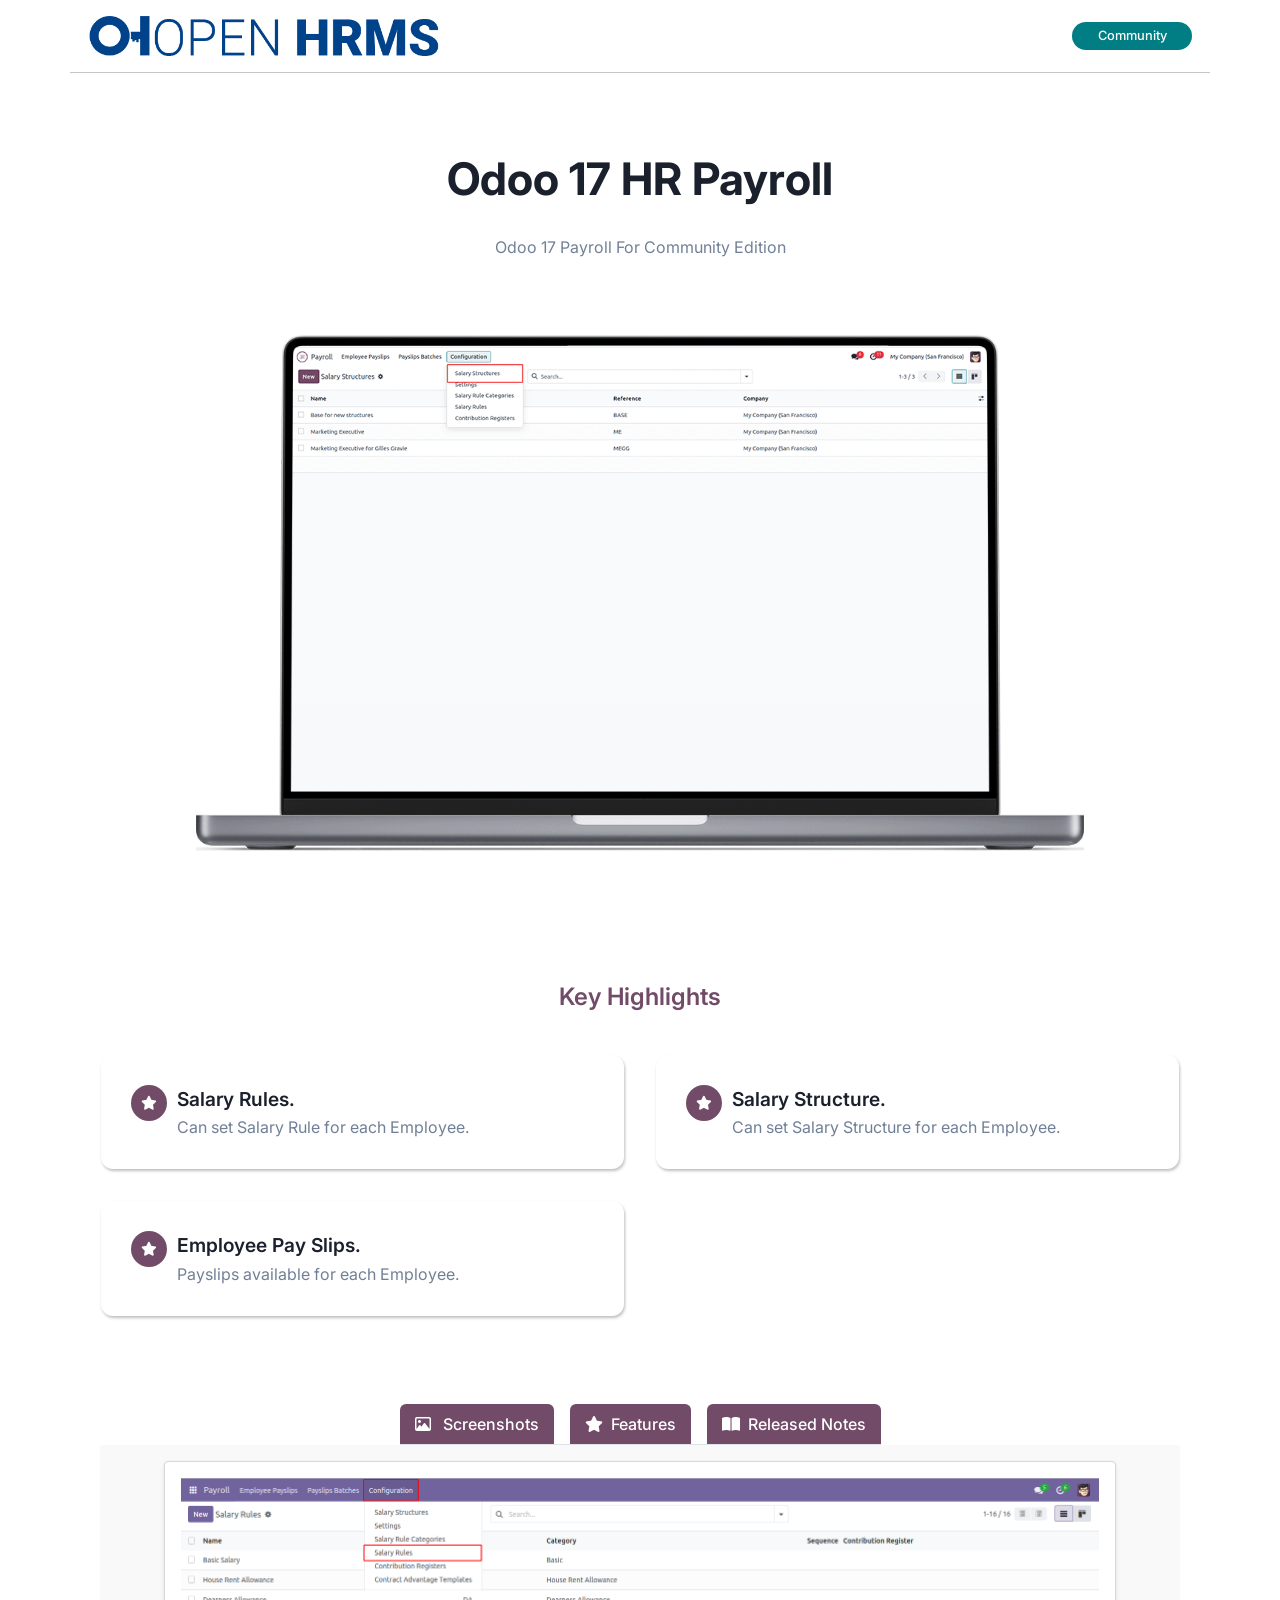
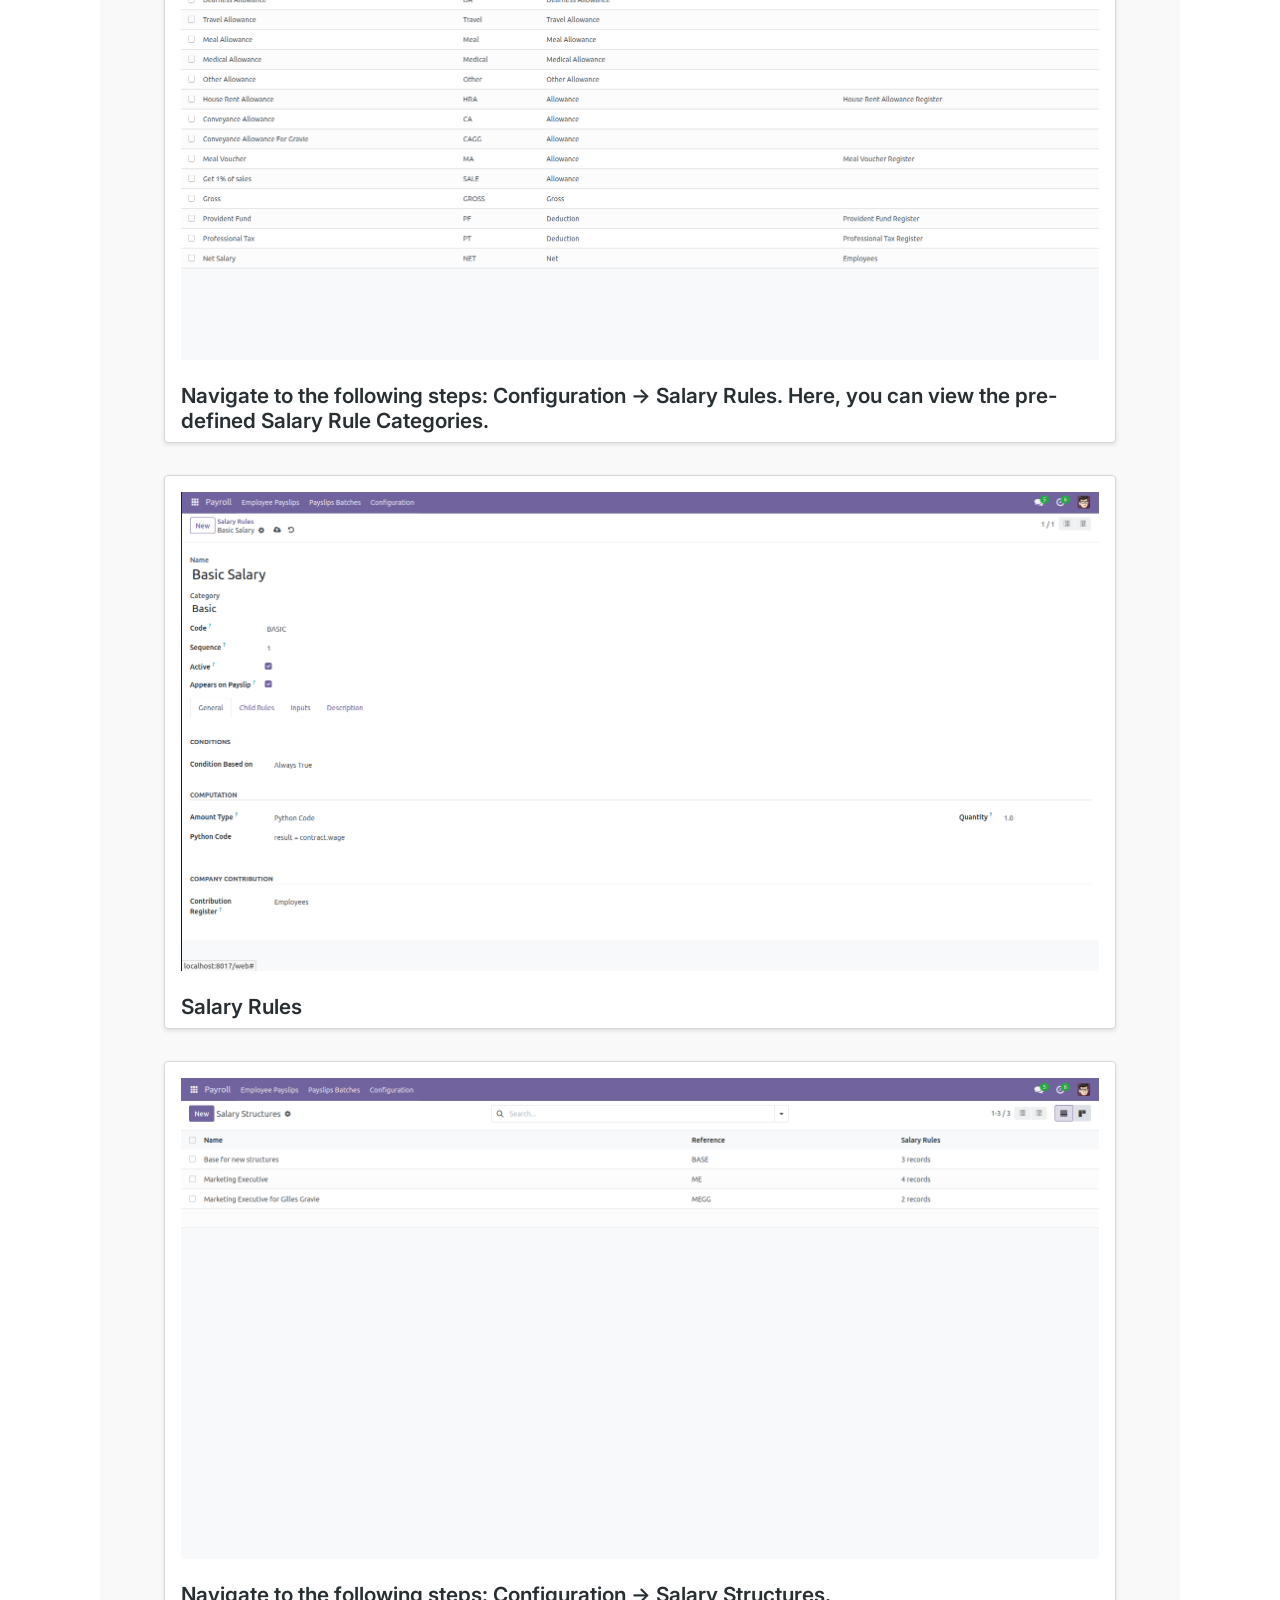
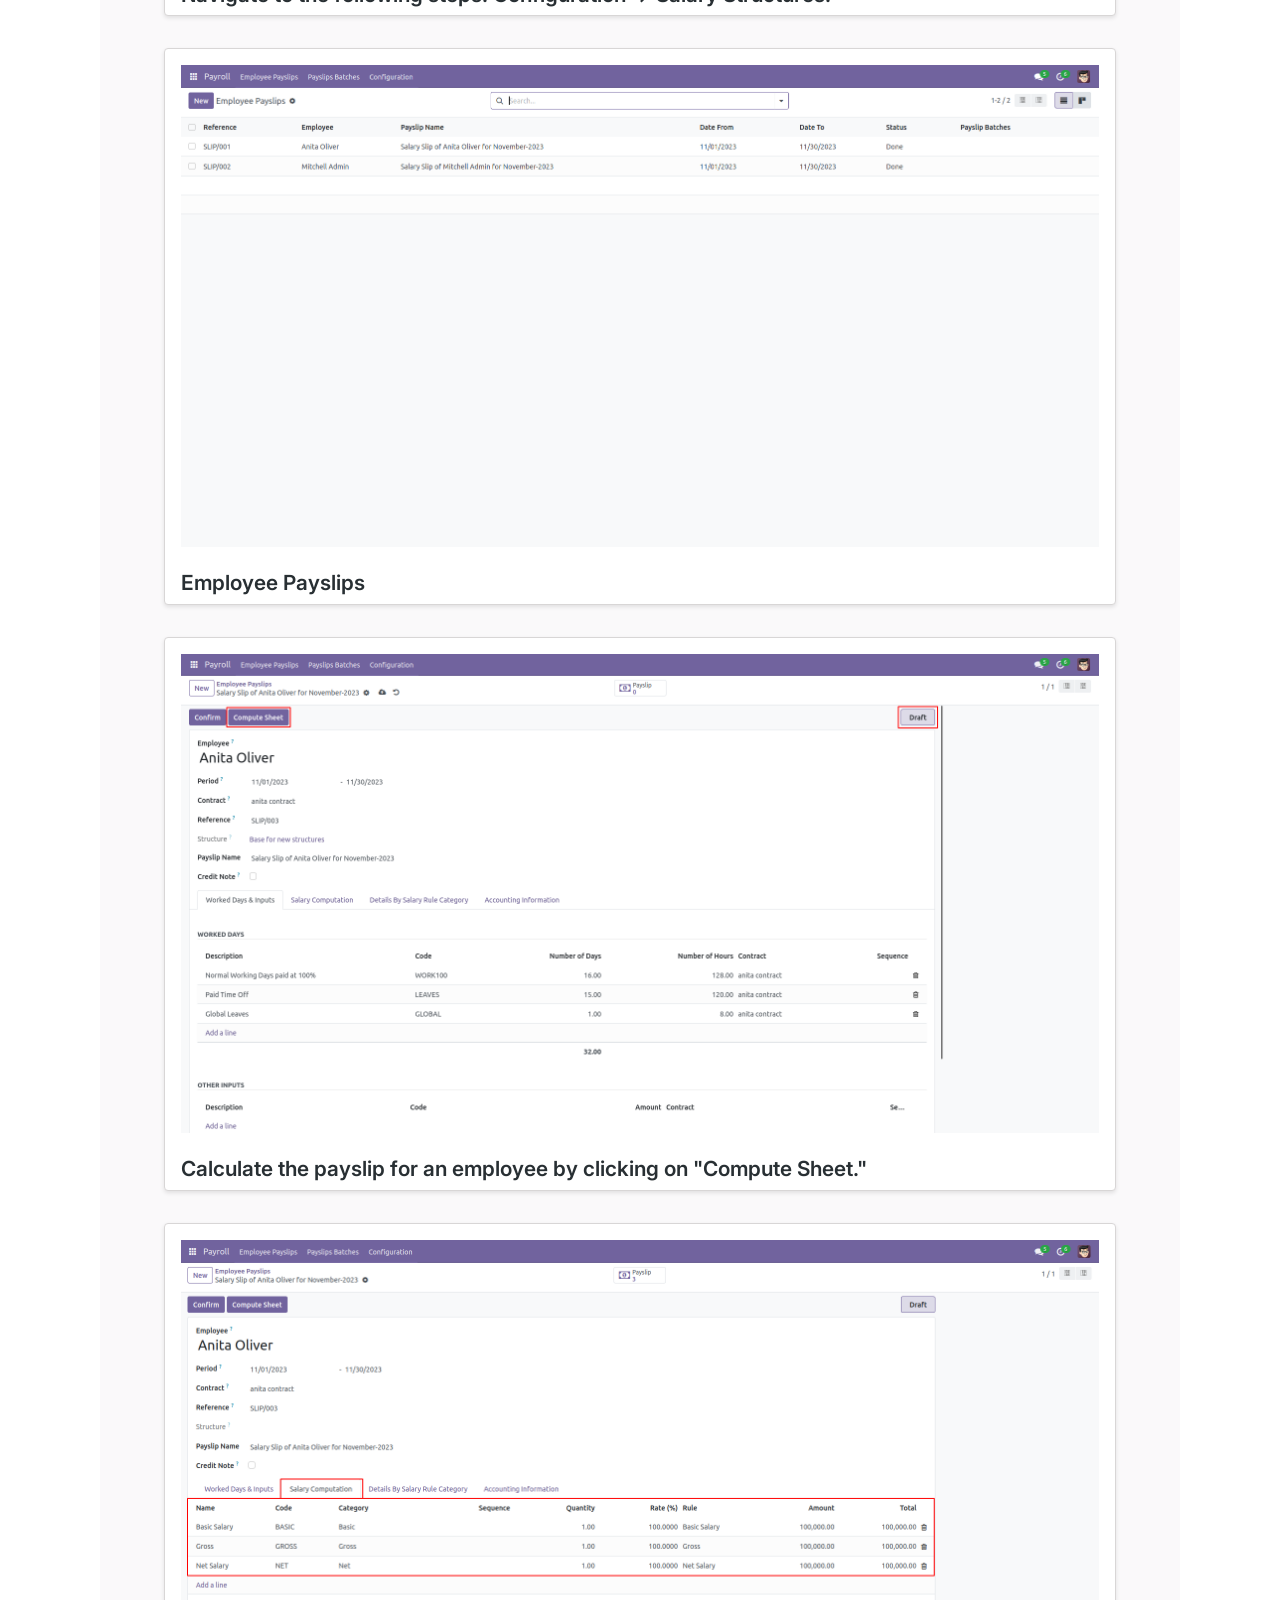
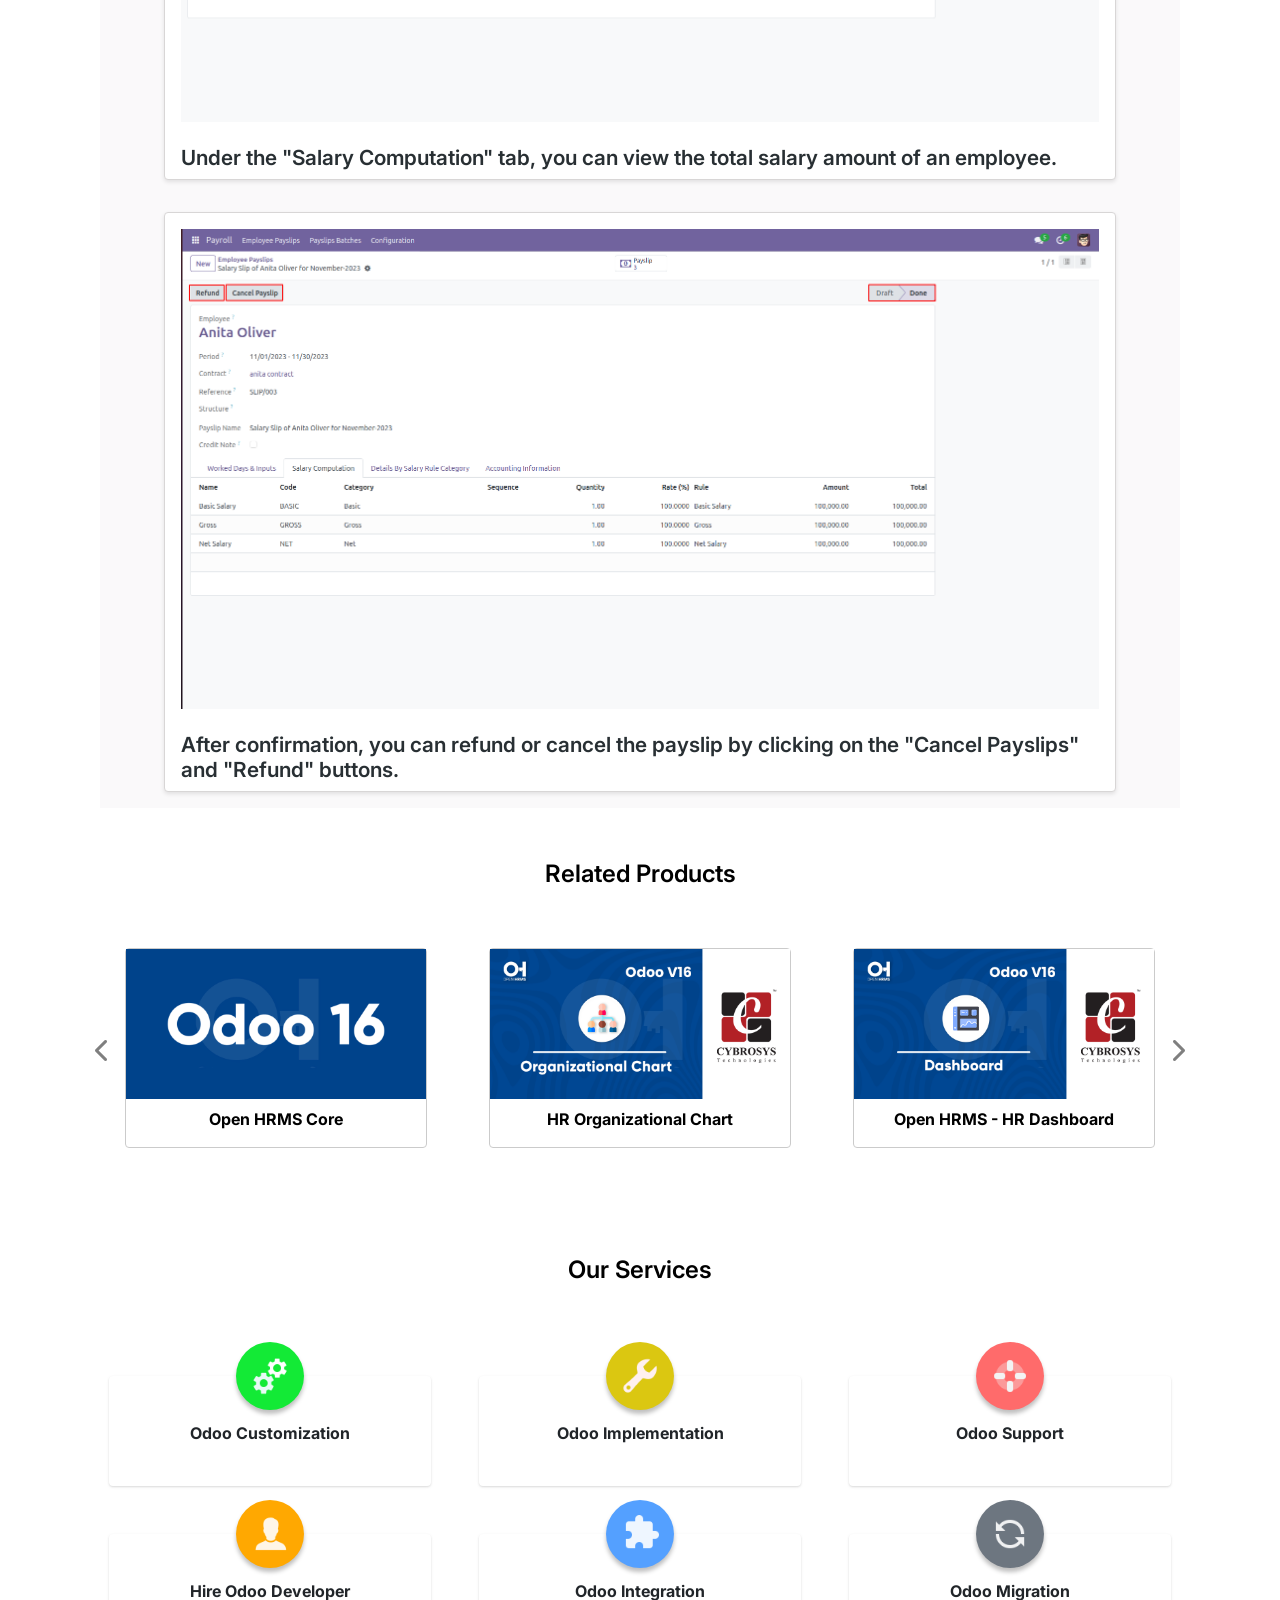
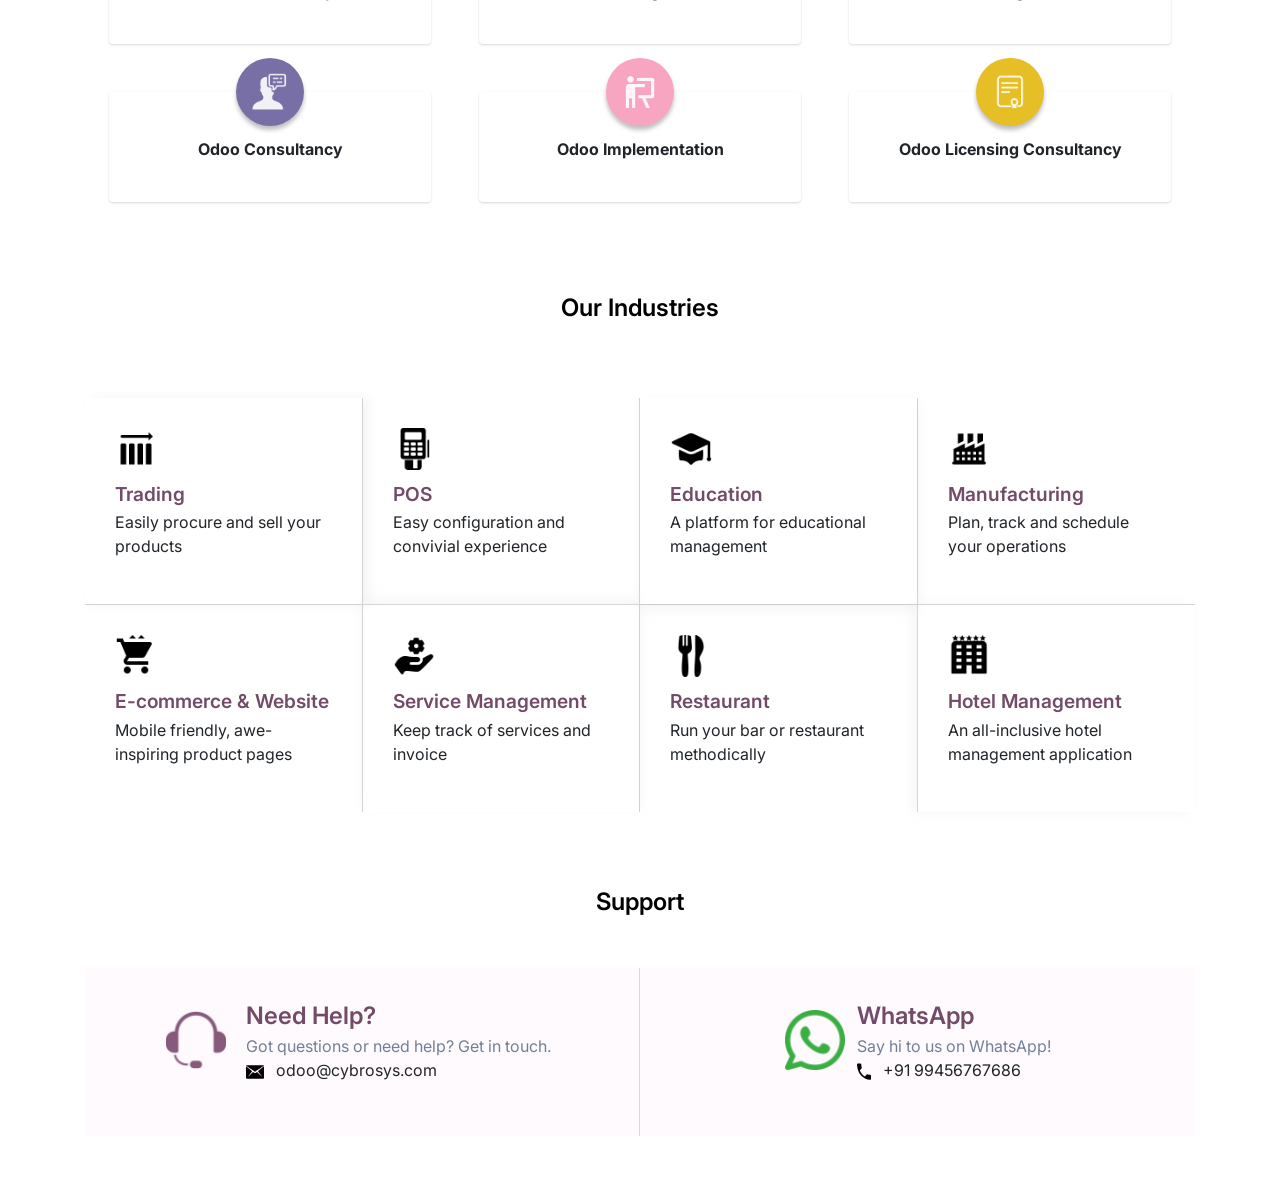
<file: hr_payroll_community/static/description/index.html>
<!DOCTYPE html>
<html lang="en">

<head>
    <meta charset="UTF-8">
    <meta name="viewport" content="width=device-width, initial-scale=1.0">
    <title>Odoo App 3 Index</title>
    <!-- Bootstrap CSS -->
    <link rel="stylesheet"
          href="https://cdn.jsdelivr.net/npm/bootstrap@4.0.0/dist/css/bootstrap.min.css"
          integrity="sha384-Gn5384xqQ1aoWXA+058RXPxPg6fy4IWvTNh0E263XmFcJlSAwiGgFAW/dAiS6JXm"
          crossorigin="anonymous">
    <link rel="stylesheet"
          href="https://cdnjs.cloudflare.com/ajax/libs/font-awesome/6.2.1/css/all.min.css">
    <link rel="preconnect" href="https://fonts.googleapis.com">
    <link rel="preconnect" href="https://fonts.gstatic.com" crossorigin>
    <link href="https://fonts.googleapis.com/css2?family=Inter:wght@400;500;600;700;800&display=swap"
          rel="stylesheet">
</head>
<body>
<section>
    <div class="container"
         style="font-family: 'Inter', sans-serif !important;background-color: #fff !important;">
        <div class="row">
            <div class="col-sm-12 col-md-12 col-lg-12 d-flex justify-content-between flex-wrap align-items-sm-center"
                 style="border-bottom:1px solid rgba(0, 0, 0, 0.22)">
                <div class="my-3">
                    <img src="assets/misc/logo-horizontal (1).png"
                         style="width:auto !important; height:40px !important">
                </div>
                <div class="my-3 d-flex align-items-center">
                    <div class="text-center"
                         style="background-color:#017E84 !important;font-size: 0.8rem !important; color:#fff !important; font-weight:500 !important; padding:4px !important; margin:0 3px !important; border-radius:50px !important; min-width: 120px !important;">
                        Community
                    </div>
                </div>
            </div>
        </div>
        <div class="row">
            <div class="col-sm-12 col-md-12 col-lg-12 text-center d-flex align-items-center flex-column"
                 style="margin: 80px 0px !important;">
                <h1 style="font-size: 2.8rem;font-weight: 700; color:
                    #1A202C;">
                    Odoo 17 HR Payroll</h1>
                <p class="my-3 mb-4"
                   style="max-width: 80%; font-weight: 400 !important; line-height: 32px; color: #718096;">
                    Odoo 17 Payroll For Community Edition
                </p>
                <div style="width: 80%; margin-top: 3rem;">
                    <img src="assets/screenshots/hero.gif"
                         class="img-responsive" width="100%" height="auto">
                </div>
            </div>
        </div>
        <div class="container mt-5 mb-5">
            <div class="col-lg-12 d-flex flex-column justify-content-center align-items-center mt-4">
                <p class="m-0"
                   style="font-weight: 600; font-size: 24px; color:#714b67 !important">
                    Key Highlights
                </p>
            </div>
            <div class="row py-4">
                <div class="col-md-6 col-sm-12 p-3">
                    <div class="d-flex   h-100" style="padding: 30px;border-radius: 12px;
                                    background: #FFF;
                                    box-shadow: 1px 2px 3px 0px rgba(0, 0, 0, 0.25); ">
                        <div style="width: 36px; height: 36px; border-radius: 50%; background: #714B67;
                                    display: flex; justify-content: center; align-items: center;
                                    margin-right: 10px; flex-shrink: 0;">
                            <i class="fa-solid fa-star  "
                               style="color: #fff;font-size:14px;"></i>
                        </div>
                        <div>
                            <p style="color: #1A202C;font-weight: 600;
                                      font-size: 1.2rem; margin-bottom: 2px;">
                                Salary Rules.</p>
                            <p class="m-0" style="color:#718096">Can set Salary
                                Rule for each Employee.
                            </p>
                        </div>
                    </div>
                </div>
                <div class="col-md-6 col-sm-12 p-3">
                    <div class="d-flex   h-100" style="padding: 30px;border-radius: 12px;
                                    background: #FFF;
                                    box-shadow: 1px 2px 3px 0px rgba(0, 0, 0, 0.25); ">
                        <div style="width: 36px; height: 36px; border-radius: 50%; background: #714B67;
                                    display: flex; justify-content: center; align-items: center;
                                    margin-right: 10px; flex-shrink: 0;">
                            <i class="fa-solid fa-star  "
                               style="color: #fff;font-size:14px;"></i>
                        </div>
                        <div>
                            <p style="color: #1A202C;font-weight: 600;
                                      font-size: 1.2rem; margin-bottom: 2px;">
                                Salary Structure.</p>
                            <p class="m-0" style="color:#718096">Can set Salary
                                Structure for each Employee.
                            </p>
                        </div>
                    </div>
                </div>
                <div class="col-md-6 col-sm-12 p-3">
                    <div class="d-flex   h-100" style="padding: 30px;border-radius: 12px;
                                    background: #FFF;
                                    box-shadow: 1px 2px 3px 0px rgba(0, 0, 0, 0.25); ">
                        <div style="width: 36px; height: 36px; border-radius: 50%; background: #714B67;
                                    display: flex; justify-content: center; align-items: center;
                                    margin-right: 10px; flex-shrink: 0;">
                            <i class="fa-solid fa-star  "
                               style="color: #fff;font-size:14px;"></i>
                        </div>
                        <div>
                            <p style="color: #1A202C;font-weight: 600;
                                      font-size: 1.2rem; margin-bottom: 2px;">
                                Employee Pay Slips.</p>
                            <p class="m-0" style="color:#718096">Payslips
                                available for each Employee.
                            </p>
                        </div>
                    </div>
                </div>
            </div>
        </div>
        <div class="container rounded">
            <ul class="nav nav-tabs d-flex"
                style="width: fit-content;margin: 0 auto;gap: 1rem;">
                <li class="col text-center py-2 text-nowrap "
                    style="color: #fff; background-color: #714B67;border-radius: 6px 6px 0px 0px;">
                    <a
                            class="active show" data-toggle="tab" href="#tab1"
                            style="color: #fff;font-weight: 500; background-color: #714B67; text-decoration: none;">
                        <i class="fa-regular fa-image  pr-2"
                           style="color: #fff;"></i>
                        Screenshots</a></li>
                <li class="col text-center py-2 text-nowrap "
                    style="color: #fff; background-color: #714B67;border-radius: 6px 6px 0px 0px;">
                    <a
                            data-toggle="tab" href="#tab2"
                            style="color: #fff;font-weight: 500;  text-decoration: none;"><i
                            class="fa-solid fa-star  pr-2"
                            style="color: #fff;"></i>Features</a></li>
                <li class="col text-center py-2 text-nowrap "
                    style="color: #fff; background-color: #714B67;border-radius: 6px 6px 0px 0px;">
                    <a
                            data-toggle="tab" href="#tab3"
                            style="color: #fff;font-weight: 500; text-decoration: none; background-color: #714B67;"><i
                            class="fa-solid fa-book-open  pr-2"
                            style="color: #fff;"></i>Released Notes</a></li>
            </ul>
            <div class="tab-content"
                 style="background-color: rgba(121, 113, 119, 0.04);">
                <div id="tab1" class="tab-pane fade in active show">
                    <div class="col-lg-12 py-2"
                         style="padding: 1rem 4rem !important;">
                        <div
                                style="border: 1px solid #d8d6d6; border-radius: 4px; background: #fff; box-shadow: 0 2px 4px rgba(0, 0, 0, 0.1);">
                            <div class="row justify-content-center p-3 w-100 m-0">
                                <img src="assets/screenshots/1.png"
                                     class="img-responsive" width="100%"
                                     height="auto">
                            </div>
                            <div class="px-3">
                                <h4 class="mt-2"
                                    style=" font-weight:600 !important; color:#282F33 !important; font-size:1.3rem !important">
                                    Navigate to the following steps:
                                    Configuration -> Salary Rules. Here, you can
                                    view the pre-defined Salary Rule
                                    Categories.</h4>
                            </div>
                        </div>
                    </div>
                    <div class="col-lg-12 py-2"
                         style="padding: 1rem 4rem !important;">
                        <div
                                style="border: 1px solid #d8d6d6; border-radius: 4px;  background: #fff; box-shadow: 0 2px 4px rgba(0, 0, 0, 0.1);">
                            <div class="row justify-content-center p-3 w-100 m-0">
                                <img src="assets/screenshots/2.png"
                                     class="img-responsive" width="100%"
                                     height="auto">
                            </div>
                            <div class="px-3">
                                <h4 class="mt-2"
                                    style=" font-weight:600 !important; color:#282F33 !important; font-size:1.3rem !important">
                                    Salary Rules </h4>
                            </div>
                        </div>
                    </div>
                    <div class="col-lg-12 py-2"
                         style="padding: 1rem 4rem !important;">
                        <div
                                style="border: 1px solid #d8d6d6; border-radius: 4px;  background: #fff; box-shadow: 0 2px 4px rgba(0, 0, 0, 0.1);">
                            <div class="row justify-content-center p-3 w-100 m-0">
                                <img src="assets/screenshots/3.png"
                                     class="img-responsive" width="100%"
                                     height="auto">
                            </div>
                            <div class="px-3">
                                <h4 class="mt-2"
                                    style=" font-weight:600 !important; color:#282F33 !important; font-size:1.3rem !important">
                                    Navigate to the following steps:
                                    Configuration -> Salary Structures.</h4>
                            </div>
                        </div>
                    </div>
                    <div class="col-lg-12 py-2"
                         style="padding: 1rem 4rem !important;">
                        <div
                                style="border: 1px solid #d8d6d6; border-radius: 4px;  background: #fff; box-shadow: 0 2px 4px rgba(0, 0, 0, 0.1);">
                            <div class="row justify-content-center p-3 w-100 m-0">
                                <img src="assets/screenshots/4.png"
                                     class="img-responsive" width="100%"
                                     height="auto">
                            </div>
                            <div class="px-3">
                                <h4 class="mt-2"
                                    style=" font-weight:600 !important; color:#282F33 !important; font-size:1.3rem !important">
                                    Employee Payslips</h4>
                            </div>
                        </div>
                    </div>
                    <div class="col-lg-12 py-2"
                         style="padding: 1rem 4rem !important;">
                        <div
                                style="border: 1px solid #d8d6d6; border-radius: 4px;  background: #fff; box-shadow: 0 2px 4px rgba(0, 0, 0, 0.1);">
                            <div class="row justify-content-center p-3 w-100 m-0">
                                <img src="assets/screenshots/5.png"
                                     class="img-responsive" width="100%"
                                     height="auto">
                            </div>
                            <div class="px-3">
                                <h4 class="mt-2"
                                    style=" font-weight:600 !important; color:#282F33 !important; font-size:1.3rem !important">
                                    Calculate the payslip for an employee by
                                    clicking on "Compute Sheet."</h4>
                            </div>
                        </div>
                    </div>
                    <div class="col-lg-12 py-2"
                         style="padding: 1rem 4rem !important;">
                        <div
                                style="border: 1px solid #d8d6d6; border-radius: 4px;  background: #fff; box-shadow: 0 2px 4px rgba(0, 0, 0, 0.1);">
                            <div class="row justify-content-center p-3 w-100 m-0">
                                <img src="assets/screenshots/6.png"
                                     class="img-responsive" width="100%"
                                     height="auto">
                            </div>
                            <div class="px-3">
                                <h4 class="mt-2"
                                    style=" font-weight:600 !important; color:#282F33 !important; font-size:1.3rem !important">
                                    Under the "Salary Computation" tab, you can
                                    view the total salary amount of an
                                    employee.</h4>
                            </div>
                        </div>
                    </div>
                    <div class="col-lg-12 py-2"
                         style="padding: 1rem 4rem !important;">
                        <div
                                style="border: 1px solid #d8d6d6; border-radius: 4px;  background: #fff; box-shadow: 0 2px 4px rgba(0, 0, 0, 0.1);">
                            <div class="row justify-content-center p-3 w-100 m-0">
                                <img src="assets/screenshots/7.png"
                                     class="img-responsive" width="100%"
                                     height="auto">
                            </div>
                            <div class="px-3">
                                <h4 class="mt-2"
                                    style=" font-weight:600 !important; color:#282F33 !important; font-size:1.3rem !important">
                                    After confirmation, you can refund or cancel
                                    the payslip by clicking on the "Cancel
                                    Payslips" and "Refund" buttons.
                                </h4>
                            </div>
                        </div>
                    </div>
                </div>
                <div id="tab2" class="tab-pane fade">
                    <div class="col-mg-12" style="padding: 1rem 4rem;">
                        <ul style="list-style: none; padding: 1rem 0;font-weight: 500;">
                            <li class="py-3"
                                style="font-weight: 500;background-color: #fff; border-radius: 4px; padding: 1rem; margin-bottom: 1rem; box-shadow: 0 2px 4px rgba(0, 0, 0, 0.1);">
                                    <span style="margin-right: 12px;"><img
                                            src="assets/misc/star (1) 2.svg"
                                            alt=""
                                            width="16px"></span>Salary Rules.
                            </li>
                            <li class="py-3"
                                style="font-weight: 500;background-color: #fff; border-radius: 4px; padding: 1rem; margin-bottom: 1rem; box-shadow: 0 2px 4px rgba(0, 0, 0, 0.1);">
                                    <span style="margin-right: 12px;"><img
                                            src="assets/misc/star (1) 2.svg"
                                            alt=""
                                            width="16px"></span>Salary
                                Structure.
                            </li>
                            <li class="py-3"
                                style="font-weight: 500;background-color: #fff; border-radius: 4px; padding: 1rem; margin-bottom: 1rem; box-shadow: 0 2px 4px rgba(0, 0, 0, 0.1);">
                                    <span style="margin-right: 12px;"><img
                                            src="assets/misc/star (1) 2.svg"
                                            alt=""
                                            width="16px"></span>Employee Pay
                                Slips.
                                <ul style="list-style: none;font-weight: 400; color:#718096">
                                    <li>
                                    </li>
                                </ul>
                            </li>

                        </ul>
                    </div>
                </div>
                <div id="tab3" class="tab-pane fade">
                    <div class="col-mg-12 active" style="padding: 1rem 4rem;">
                        <div class="py-3"
                             style="font-weight: 500;background-color: #fff; border-radius: 4px; padding: 1rem; box-shadow: 0 2px 4px rgba(0, 0, 0, 0.1);">
                            <div class="d-flex mb-3"
                                 style="font-size: 0.8rem; font-weight: 500;"><span>Version
                                        17.0.1.0.0</span><span
                                    class="px-2">|</span><span
                                    style="color: #714B67;font-weight: 600;">Released on:27 th Nov 2022</span>
                            </div>
                            <p class="m-0"
                               style=" color:#718096!important; font-size:1rem !important;line-height: 28px;">

                                Initial commit for Odoo 16 Payroll
                            </p>
                        </div>
                    </div>
                </div>
            </div>
        </div>
        <div class="container mt-5">
            <div class="col-lg-12 d-flex flex-column justify-content-center align-items-center mt-5">
                <p class="m-0"
                   style="font-weight: 600; font-size: 24px; color:#000 !important">
                    Related Products</p>
            </div>
        </div>
        <div id="myCarousel" class="carousel slide py-3" data-ride="carousel">
            <div class="carousel-inner">
                <div class="carousel-item active">
                    <div class="row p-4">
                        <div class="col">
                            <div class="p-3">
                                <a href="https://apps.odoo.com/apps/modules/16.0/ohrms_core/"
                                   style="color: #000; text-decoration: none;">
                                    <div style="border:1px solid #CBCBCB !important;border-radius: 4px;">
                                        <div style="width: 300px; ">
                                            <img src="assets/modules/1.gif"
                                                 alt="" width="100%"
                                                 height="auto">

                                        </div>
                                        <p class="text-center pt-2 text-black font-weight-bold">
                                            Open HRMS Core</p>
                                    </div>
                                </a>
                            </div>
                        </div>
                        <div class="col">
                            <div class="p-3">
                                <a href="https://apps.odoo.com/apps/modules/16.0/hr_organizational_chart/"
                                   style="color: #000; text-decoration: none;">
                                    <div style="border:1px solid #CBCBCB !important;border-radius: 4px;">
                                        <div style="width: 300px; ">
                                            <img src="assets/modules/2.png"
                                                 alt="" width="100%"
                                                 height="auto">

                                        </div>
                                        <p class="text-center pt-2 text-black font-weight-bold">
                                            HR Organizational Chart</p>
                                    </div>
                                </a>
                            </div>
                        </div>
                        <div class="col">
                            <div class="p-3">
                                <a href="https://apps.odoo.com/apps/modules/16.0/hrms_dashboard/"
                                   style="color: #000; text-decoration: none;">
                                    <div style="border:1px solid #CBCBCB !important;border-radius: 4px;">
                                        <div style="width: 300px; ">
                                            <img src="assets/modules/3.png"
                                                 alt="" width="100%"
                                                 height="auto">

                                        </div>
                                        <p class="text-center pt-2 text-black font-weight-bold">
                                            Open HRMS - HR Dashboard</p>
                                    </div>
                                </a>
                            </div>
                        </div>
                    </div>
                </div>
                <div class="carousel-item">
                    <div class="row p-4">
                        <div class="col">
                            <div class="p-3">
                                <a href="https://apps.odoo.com/apps/modules/16.0/oh_appraisal/"
                                   style="color: #000; text-decoration: none;">
                                    <div style="border:1px solid #CBCBCB !important;border-radius: 4px;">
                                        <div style="width: 300px; ">
                                            <img src="assets/modules/4.png"
                                                 alt="" width="100%"
                                                 height="auto">

                                        </div>
                                        <p class="text-center pt-2 text-black font-weight-bold">
                                            Open HRMS Employee Appraisal</p>
                                    </div>
                                </a>
                            </div>
                        </div>
                        <div class="col">
                            <div class="p-3">
                                <a href="https://apps.odoo.com/apps/modules/16.0/ohrms_salary_advance/"
                                   style="color: #000; text-decoration: none;">
                                    <div style="border:1px solid #CBCBCB !important;border-radius: 4px;">
                                        <div style="width: 300px;">
                                            <img src="assets/modules/5.png"
                                                 alt="" width="100%"
                                                 height="auto">

                                        </div>
                                        <p class="text-center pt-2 text-black font-weight-bold">
                                            Open HRMS Advance Salary</p>
                                    </div>
                                </a>
                            </div>
                        </div>
                        <div class="col">
                            <div class="p-3">
                                <a href="https://apps.odoo.com/apps/modules/16.0/ohrms_loan/"
                                   style="color: #000; text-decoration: none;">
                                    <div style="border:1px solid #CBCBCB !important;border-radius: 4px;">
                                        <div style="width: 300px;">
                                            <img src="assets/modules/6.png"
                                                 alt="" width="100%"
                                                 height="auto">
                                        </div>
                                        <p class="text-center pt-2 text-black font-weight-bold">
                                            Open HRMS Loan Management</p>
                                    </div>
                                </a>
                            </div>
                        </div>
                    </div>
                </div>
            </div>
            <a class="carousel-control-prev" href="#myCarousel"
               data-slide="prev" style="width: 35px; color: #000;">
                    <span class="carousel-control-prev-icon">
                        <i class="fa fa-chevron-left"
                           style="font-size: 24px;"></i>
                    </span>
            </a>
            <a class="carousel-control-next" href="#myCarousel"
               data-slide="next" style="width: 35px; color: #000;">
                    <span class="carousel-control-next-icon">
                        <i class="fa fa-chevron-right"
                           style="font-size: 24px;"></i>
                    </span>
            </a>
        </div>
        <div class="container mt-5">
            <div class="col-lg-12 d-flex flex-column justify-content-center align-items-center mt-4">
                <p class="m-0"
                   style="font-weight: 600; font-size: 24px; color:#000 !important">
                    Our Services</p>

            </div>
        </div>
        <div class="container my-5">
            <div class="row py-3">
                <div class="col-md-4 col-sm-6 px-4 py-4">
                    <div
                            style="background-color: #fff; padding: 25px; text-align: center;  box-shadow: rgba(0, 0, 0, 0.1) 0px 1px 3px 0px, rgba(0, 0, 0, 0.06) 0px 1px 2px 0px; position: relative;border-radius: 4px;">
                        <div style="position: absolute; top: 0%; left: 50%; transform: translate(-50%, -50%);">
                            <div style="background-color:#13EA36 ; border-radius: 50%; padding: 15px;    width: 68px;
                                    height: 68px; display: inline-block; box-shadow:0px 4px 4px rgba(0, 0, 0, 0.25);">
                                <img src="assets/icons/cogs.png"
                                     alt="service-icon" width="38px"
                                     height="auto">
                            </div>
                        </div>
                        <p style="margin-top: 20px; font-weight: bold;">Odoo
                            Customization</p>
                    </div>
                </div>
                <div class="col-md-4 col-sm-6 px-4 py-4">
                    <div
                            style="background-color: #fff; padding: 25px; text-align: center; box-shadow: rgba(0, 0, 0, 0.1) 0px 1px 3px 0px, rgba(0, 0, 0, 0.06) 0px 1px 2px 0px; position: relative;border-radius: 4px;">
                        <div style="position: absolute; top: 0%; left: 50%; transform: translate(-50%, -50%);">
                            <div style="background-color:#DBC711; border-radius: 50%; padding: 15px;    width: 68px;
                                    height: 68px; display: inline-block; box-shadow:0px 4px 4px rgba(0, 0, 0, 0.25);">
                                <img src="assets/icons/wrench.png"
                                     alt="service-icon" width="38px"
                                     height="auto">
                            </div>
                        </div>
                        <p style="margin-top: 20px; font-weight: bold;">Odoo
                            Implementation</p>
                    </div>
                </div>
                <div class="col-md-4 col-sm-6 px-4 py-4">
                    <div
                            style="background-color: #fff; padding: 25px; text-align: center;  box-shadow: rgba(0, 0, 0, 0.1) 0px 1px 3px 0px, rgba(0, 0, 0, 0.06) 0px 1px 2px 0px; position: relative; border-radius: 4px;">
                        <div style="position: absolute; top: 0%; left: 50%; transform: translate(-50%, -50%);">
                            <div style="background-color:#FF6B6B ; border-radius: 50%; padding: 15px;    width: 68px;
                                    height: 68px; display: inline-block; box-shadow:0px 4px 4px rgba(0, 0, 0, 0.25);">
                                <img src="assets/icons/lifebuoy.png"
                                     alt="service-icon" width="38px"
                                     height="auto">
                            </div>
                        </div>
                        <p style="margin-top: 20px; font-weight: bold;">Odoo
                            Support</p>
                    </div>
                </div>
                <div class="col-md-4 col-sm-6 px-4 py-4">
                    <div
                            style="background-color: #fff; padding: 25px; text-align: center; box-shadow: rgba(0, 0, 0, 0.1) 0px 1px 3px 0px, rgba(0, 0, 0, 0.06) 0px 1px 2px 0px; position: relative; border-radius: 4px;">
                        <div style="position: absolute; top: 0%; left: 50%; transform: translate(-50%, -50%);">
                            <div style="background-color:#FFA801 ; border-radius: 50%; padding: 15px;    width: 68px;
                                    height: 68px; display: inline-block; box-shadow:0px 4px 4px rgba(0, 0, 0, 0.25);">
                                <img src="assets/icons/user.png"
                                     alt="service-icon" width="38px"
                                     height="auto">
                            </div>
                        </div>
                        <p style="margin-top: 20px; font-weight: bold;">Hire
                            Odoo Developer</p>
                    </div>
                </div>
                <div class="col-md-4 col-sm-6 px-4 py-4">
                    <div
                            style="background-color: #fff; padding: 25px; text-align: center;  box-shadow: rgba(0, 0, 0, 0.1) 0px 1px 3px 0px, rgba(0, 0, 0, 0.06) 0px 1px 2px 0px; position: relative; border-radius: 4px;">

                        <div style="position: absolute; top: 0%; left: 50%; transform: translate(-50%, -50%);">
                            <div style="background-color:#54A0FF; border-radius: 50%; padding: 15px;    width: 68px;
                                    height: 68px; display: inline-block; box-shadow:0px 4px 4px rgba(0, 0, 0, 0.25);">
                                <img src="assets/icons/puzzle.png"
                                     alt="service-icon" width="38px"
                                     height="auto">
                            </div>
                        </div>
                        <p style="margin-top: 20px; font-weight: bold;">Odoo
                            Integration</p>
                    </div>
                </div>
                <div class="col-md-4 col-sm-6 px-4 py-4">
                    <div
                            style="background-color: #fff; padding: 25px; text-align: center;  box-shadow: rgba(0, 0, 0, 0.1) 0px 1px 3px 0px, rgba(0, 0, 0, 0.06) 0px 1px 2px 0px; position: relative;border-radius: 4px;">
                        <div style="position: absolute; top: 0%; left: 50%; transform: translate(-50%, -50%);">
                            <div style="background-color:#6D7680 ; border-radius: 50%; padding: 15px;    width: 68px;
                                    height: 68px; display: inline-block; box-shadow:0px 4px 4px rgba(0, 0, 0, 0.25);">
                                <img src="assets/icons/update.png"
                                     alt="service-icon" width="38px"
                                     height="auto">
                            </div>
                        </div>
                        <p style="margin-top: 20px; font-weight: bold;">Odoo
                            Migration</p>
                    </div>
                </div>
                <div class="col-md-4 col-sm-6 px-4 py-4">
                    <div
                            style="background-color: #fff; padding: 25px; text-align: center;  box-shadow: rgba(0, 0, 0, 0.1) 0px 1px 3px 0px, rgba(0, 0, 0, 0.06) 0px 1px 2px 0px; position: relative;border-radius: 4px;">
                        <div style="position: absolute; top: 0%; left: 50%; transform: translate(-50%, -50%);">
                            <div style="background-color:#786FA6 ; border-radius: 50%; padding: 15px;    width: 68px;
                                    height: 68px; display: inline-block; box-shadow:0px 4px 4px rgba(0, 0, 0, 0.25);">
                                <img src="assets/icons/consultation.png"
                                     alt="service-icon" width="38px"
                                     height="auto">
                            </div>
                        </div>
                        <p style="margin-top: 20px; font-weight: bold;">Odoo
                            Consultancy</p>
                    </div>
                </div>
                <div class="col-md-4 col-sm-6 px-4 py-4">
                    <div
                            style="background-color: #fff; padding: 25px; text-align: center; box-shadow: rgba(0, 0, 0, 0.1) 0px 1px 3px 0px, rgba(0, 0, 0, 0.06) 0px 1px 2px 0px;position: relative;border-radius: 4px;">
                        <div style="position: absolute; top: 0%; left: 50%; transform: translate(-50%, -50%);">
                            <div style="background-color:#F8A5C2 ; border-radius: 50%; padding: 15px;    width: 68px;
                                    height: 68px; display: inline-block; box-shadow:0px 4px 4px rgba(0, 0, 0, 0.25);">
                                <img src="assets/icons/training.png"
                                     alt="service-icon" width="38px"
                                     height="auto">
                            </div>
                        </div>
                        <p style="margin-top: 20px; font-weight: bold;">Odoo
                            Implementation</p>
                    </div>
                </div>
                <div class="col-md-4 col-sm-6 px-4 py-4">
                    <div
                            style="background-color: #fff; padding: 25px; text-align: center;  box-shadow: rgba(0, 0, 0, 0.1) 0px 1px 3px 0px, rgba(0, 0, 0, 0.06) 0px 1px 2px 0px; position: relative;border-radius: 4px;">
                        <div style="position: absolute; top: 0%; left: 50%; transform: translate(-50%, -50%);">
                            <div style="background-color:#E6BE26; border-radius: 50%; padding: 15px;    width: 68px;
                                    height: 68px; display: inline-block; box-shadow:0px 4px 4px rgba(0, 0, 0, 0.25);">
                                <img src="assets/icons/license.png"
                                     alt="service-icon" width="38px"
                                     height="auto">
                            </div>
                        </div>
                        <p style="margin-top: 20px; font-weight: bold;">Odoo
                            Licensing Consultancy</p>
                    </div>
                </div>
            </div>
        </div>
        <div class="container mt-5">
            <div class="col-lg-12 d-flex flex-column justify-content-center align-items-center mt-4">
                <p class="m-0"
                   style="font-weight: 600; font-size: 24px; color:#000 !important">
                    Our Industries</p>

            </div>
        </div>
        <div class="container">
            <div class="row my-5 py-4">
                <div class="col-md-3 col-sm-6 p-0">
                    <div class="d-flex flex-column h-100 "
                         style="border-right: 1px solid rgb(209, 209, 209); border-bottom: 1px solid  rgb(209, 209, 209); padding: 30px; box-shadow: 6px 0 10px rgba(228, 227, 227, 0.373);">
                        <img src="assets/icons/trading-black.png" width="42px"
                             height="auto" alt="">
                        <p style="color: #714B67;font-weight: 600; margin-top: 10px;
                           font-size: 1.2rem; margin-bottom: 2px;">Trading</p>
                        <p>Easily procure and sell your products</p>
                    </div>
                </div>
                <div class="col-md-3 col-sm-6  p-0">
                    <div class="d-flex flex-column h-100"
                         style="border-right: 1px solid rgb(209, 209, 209);border-bottom: 1px solid  rgb(209, 209, 209); padding: 30px;">
                        <img src="assets/icons/pos-black.png" width="42px"
                             height="auto" alt="">
                        <p style="color: #714B67;font-weight: 600; margin-top: 10px;
                            font-size: 1.2rem; margin-bottom: 2px;">POS</p>
                        <p>Easy configuration and convivial experience</p>
                    </div>
                </div>
                <div class="col-md-3 col-sm-6  p-0">
                    <div class="d-flex flex-column h-100"
                         style="border-right: 1px solid  rgb(209, 209, 209);border-bottom: 1px solid   rgba(0, 0, 0, 0.2); padding: 30px; box-shadow: 0 5px 10px  rgba(228, 227, 227, 0.373)">
                        <img src="assets/icons/education-black.png" width="42px"
                             height="auto" alt="">
                        <p style="color: #714B67;font-weight: 600; margin-top: 10px;
                            font-size: 1.2rem; margin-bottom: 2px;">
                            Education</p>
                        <p>A platform for educational management</p>
                    </div>
                </div>
                <div class="col-md-3 col-sm-6  p-0">
                    <div class="d-flex flex-column h-100"
                         style="border-bottom: 1px solid  rgb(209, 209, 209); padding: 30px; ">
                        <img src="assets/icons/manufacturing-black.png"
                             width="42px" height="auto" alt="">
                        <p style="color: #714B67;font-weight: 600; margin-top: 10px;
                            font-size: 1.2rem; margin-bottom: 2px;">
                            Manufacturing</p>
                        <p>Plan, track and schedule your operations</p>
                    </div>
                </div>
                <div class="col-md-3 col-sm-6 p-0">
                    <div class="d-flex flex-column h-100"
                         style="border-right: 1px solid  rgb(209, 209, 209); padding: 30px;">
                        <img src="assets/icons/ecom-black.png" width="42px"
                             height="auto" alt="">
                        <p style="color: #714B67;font-weight: 600; margin-top: 10px;
                            font-size: 1.2rem; margin-bottom: 2px;">E-commerce &
                            Website</p>
                        <p>Mobile friendly, awe-inspiring product pages</p>
                    </div>
                </div>
                <div class="col-md-3 col-sm-6   p-0">
                    <div class="d-flex flex-column h-100"
                         style="border-right: 1px solid  rgb(209, 209, 209); padding: 30px;box-shadow: 0 -5px 10px  rgba(228, 227, 227, 0.373);">
                        <img src="assets/icons/service-black.png" width="42px"
                             height="auto" alt="">
                        <p style="color: #714B67;font-weight: 600; margin-top: 10px;
                            font-size: 1.2rem; margin-bottom: 2px;">Service
                            Management</p>
                        <p>Keep track of services and invoice</p>
                    </div>
                </div>
                <div class="col-md-3 col-sm-6    p-0">
                    <div class="d-flex flex-column h-100"
                         style="border-right: 1px solid  rgb(209, 209, 209); padding: 30px; ">
                        <img src="assets/icons/restaurant-black.png"
                             width="42px" height="auto" alt="">
                        <p style="color: #714B67;font-weight: 600; margin-top: 10px;
                            font-size: 1.2rem; margin-bottom: 2px;">
                            Restaurant</p>
                        <p>Run your bar or restaurant methodically</p>
                    </div>
                </div>
                <div class="col-md-3 col-sm-6   p-0">
                    <div class="d-flex flex-column h-100"
                         style=" padding: 30px;box-shadow: -5px 0 10px  rgba(228, 227, 227, 0.373);">
                        <img src="assets/icons/hotel-black.png" width="42px"
                             height="auto" alt="">
                        <p style="color: #714B67;font-weight: 600; margin-top: 10px;
                            font-size: 1.2rem; margin-bottom: 2px;">Hotel
                            Management</p>
                        <p>An all-inclusive hotel management application</p>
                    </div>
                </div>
            </div>
        </div>
        <div class="container mt-5">
            <div class="col-lg-12 d-flex flex-column justify-content-center align-items-center mt-5">
                <p class="m-0"
                   style="font-weight: 600; font-size: 24px; color:#000 !important">
                    Support</p>
            </div>
        </div>
        <div class="container my-5">
            <div class="row" style="background-color: #FFFAFE;">
                <div class="col-md-6 pb-4  d-flex align-items-center justify-content-center"
                     style="border-right: 1px solid #D9D9D9;">
                    <div style="padding: 30px;">
                        <div class="d-flex align-items-center">
                            <img src="assets/misc/support (1) 1.svg" alt=""
                                 width="60px" style="margin-right: 12px;">
                            <div style="padding: 0px 8px;">
                                    <span
                                            style="color: #714B67;font-size: 24px;font-weight: 600;padding-bottom: 1rem;">Need
                                        Help?</span>
                                <p class="m-0" style="color:#718096;">Got
                                    questions or need help? Get in touch.</p>
                                <div style="font-weight: 400;"><span><img
                                        src="assets/misc/support-email.svg"
                                        alt=""
                                        width="18px"
                                        style="filter: invert(1);margin-right: 0.8rem;"></span>odoo@cybrosys.com
                                </div>
                            </div>
                        </div>
                    </div>
                </div>
                <div class="col-md-6 pb-4 d-flex align-items-center justify-content-center">
                    <div style="padding: 30px;">
                        <div class="d-flex align-items-center">
                            <img src="assets/misc/whatsapp 1.svg" alt=""
                                 width="60px" style="margin-right: 12px;">
                            <div>
                                <span style="color: #714B67;font-size: 24px;font-weight: 600;">WhatsApp</span>
                                <p class="m-0" style="color:#718096;">Say hi to
                                    us on WhatsApp!</p>
                                <div style="font-weight: 400; font-size: 16px;"><span><img
                                        src="assets/misc/phone.svg"
                                        alt="" width="14px"
                                        style="filter: invert(1); margin-right: 0.8rem;"></span>+91
                                    99456767686
                                </div>
                            </div>
                        </div>
                    </div>
                </div>
            </div>
        </div>
    </div>
</section>
<!-- Optional JavaScript -->
<!-- jQuery first, then Popper.js, then Bootstrap JS -->
<script src="https://ajax.googleapis.com/ajax/libs/jquery/3.5.1/jquery.min.js"></script>
<script src="https://maxcdn.bootstrapcdn.com/bootstrap/4.5.2/js/bootstrap.min.js"></script>
</body>
</html>
</file>
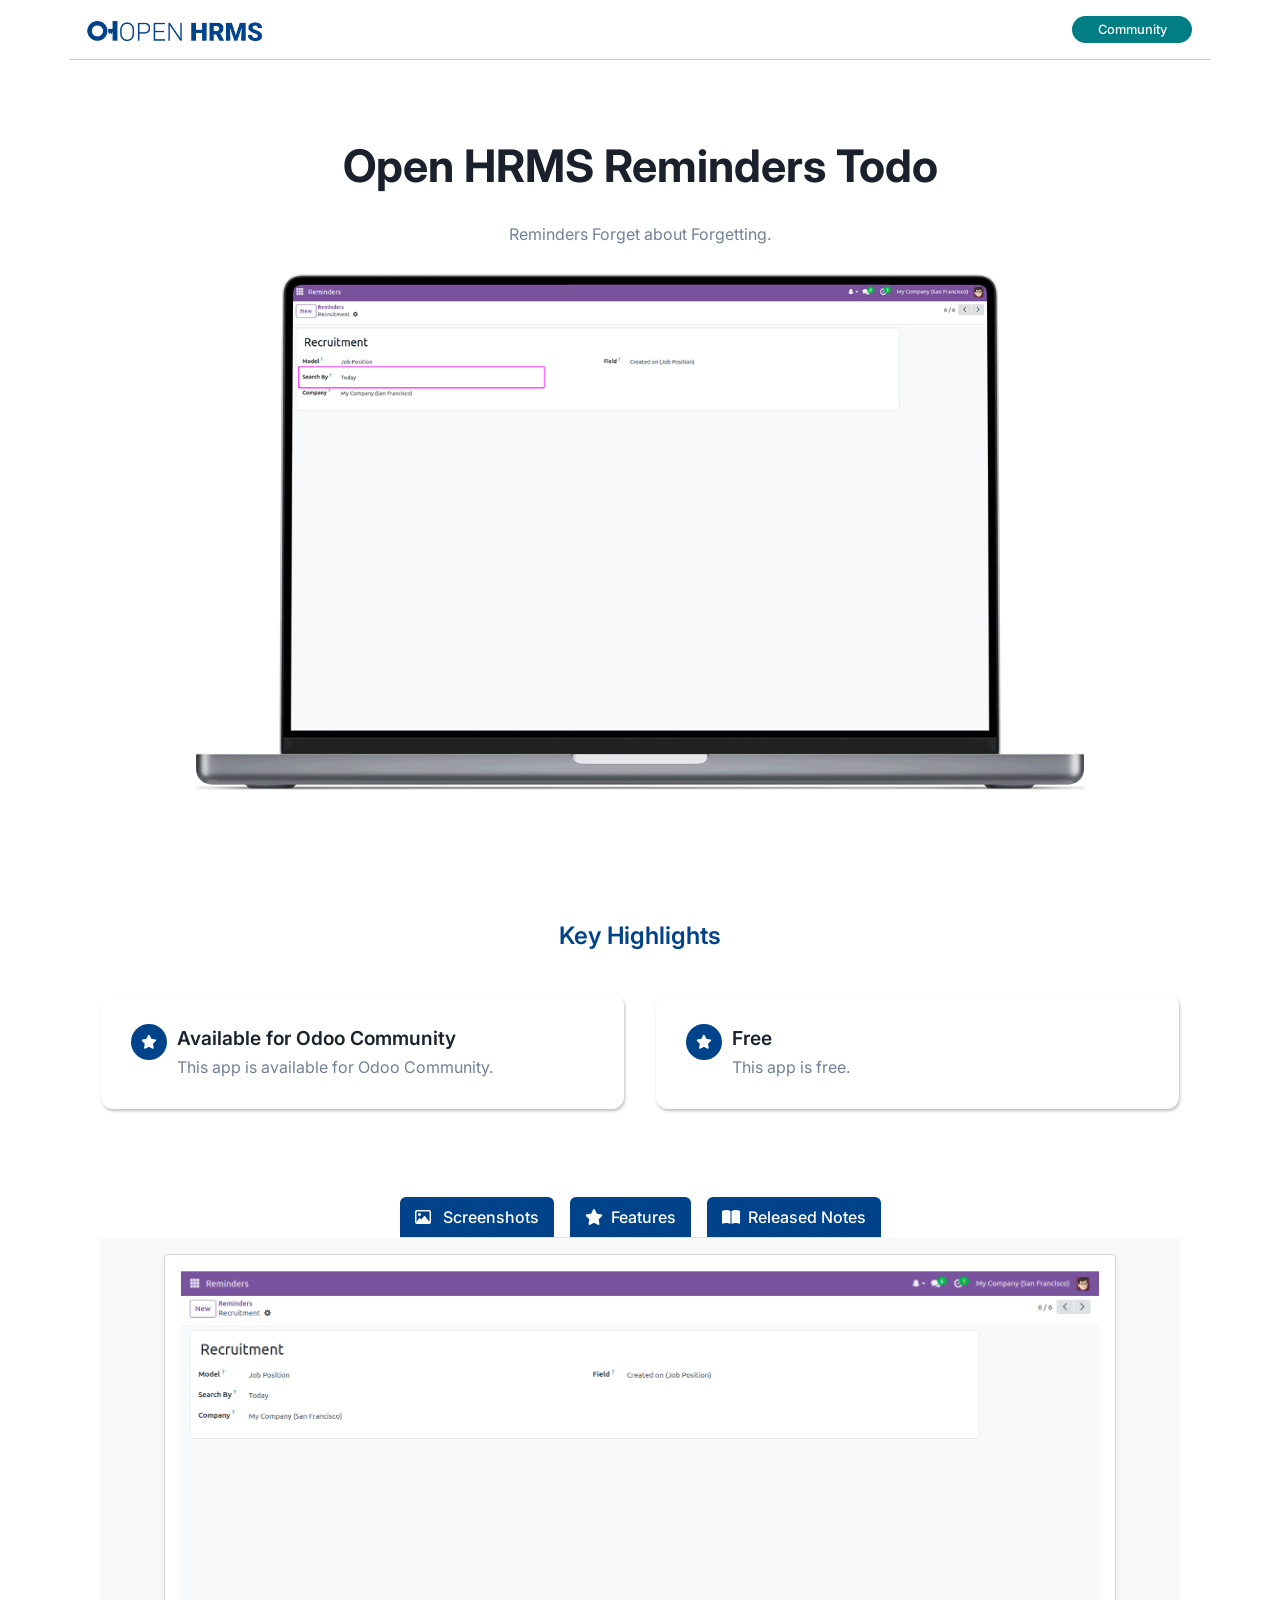
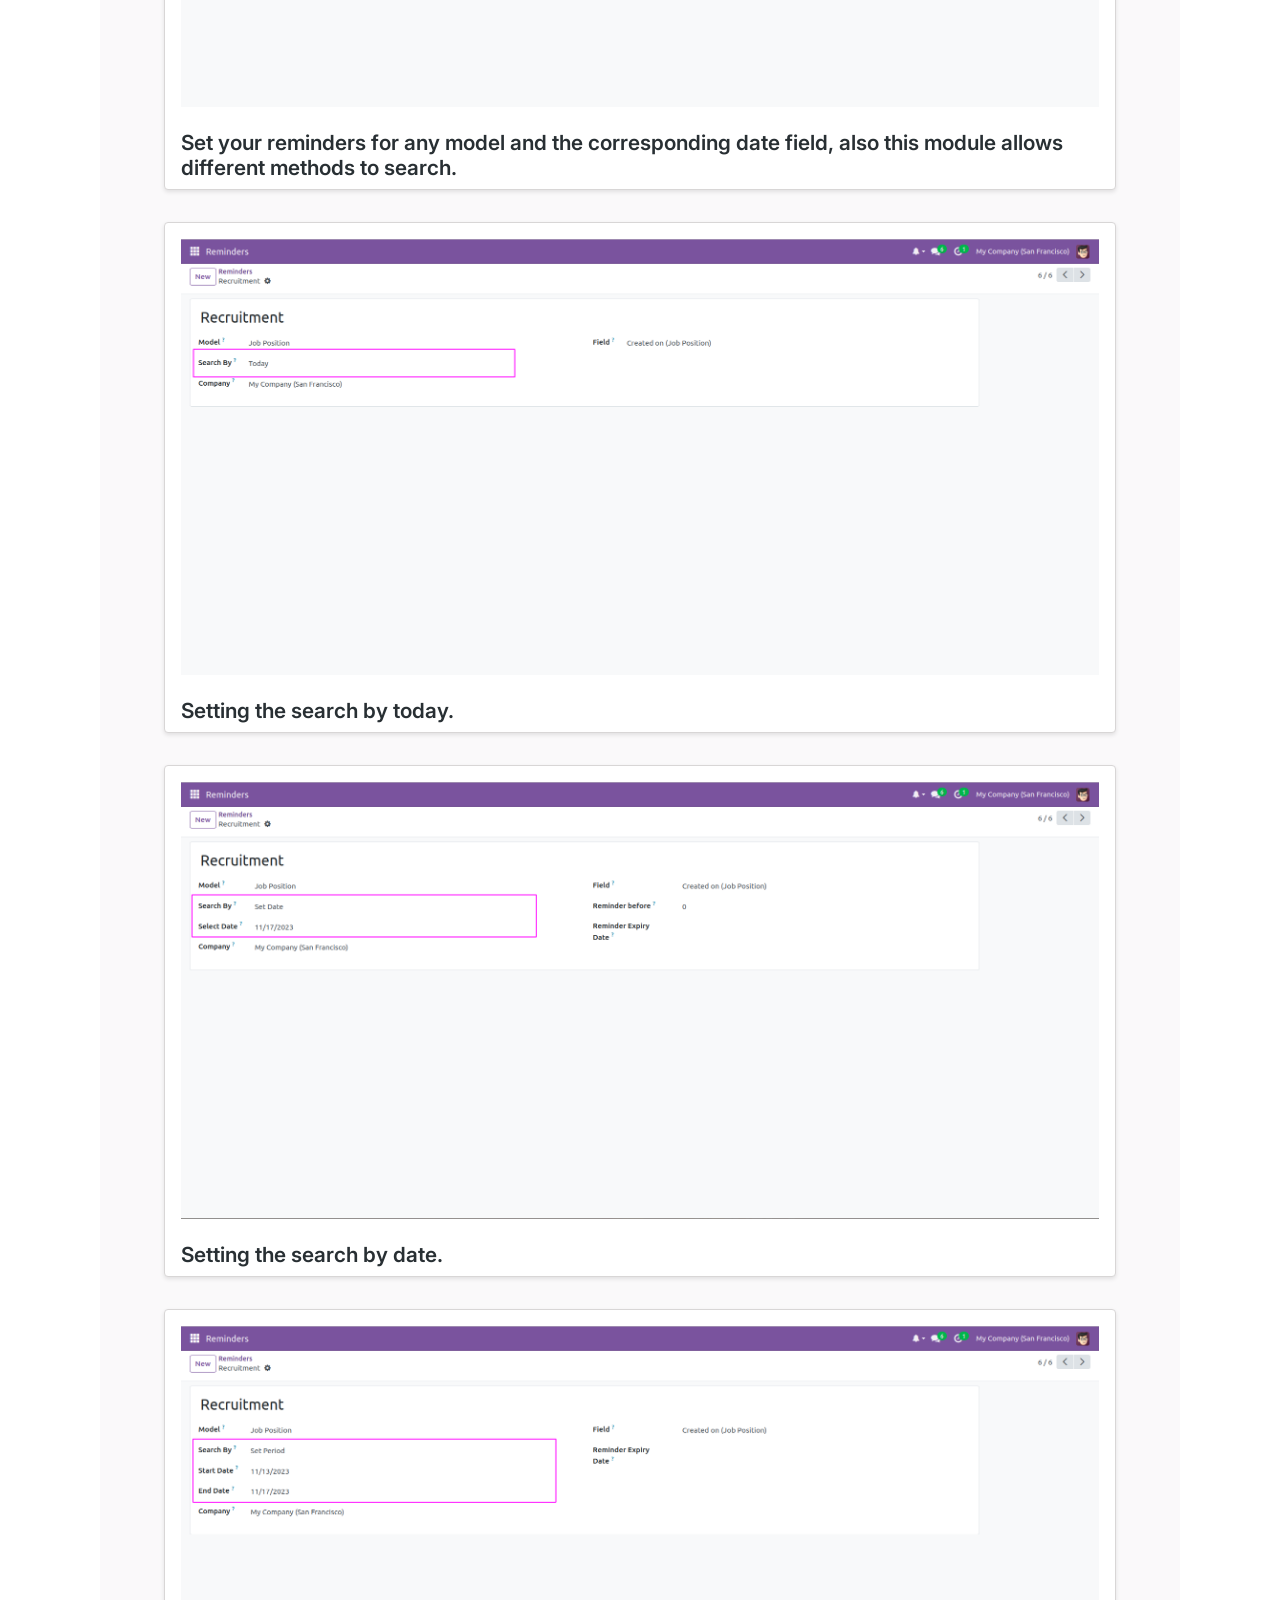
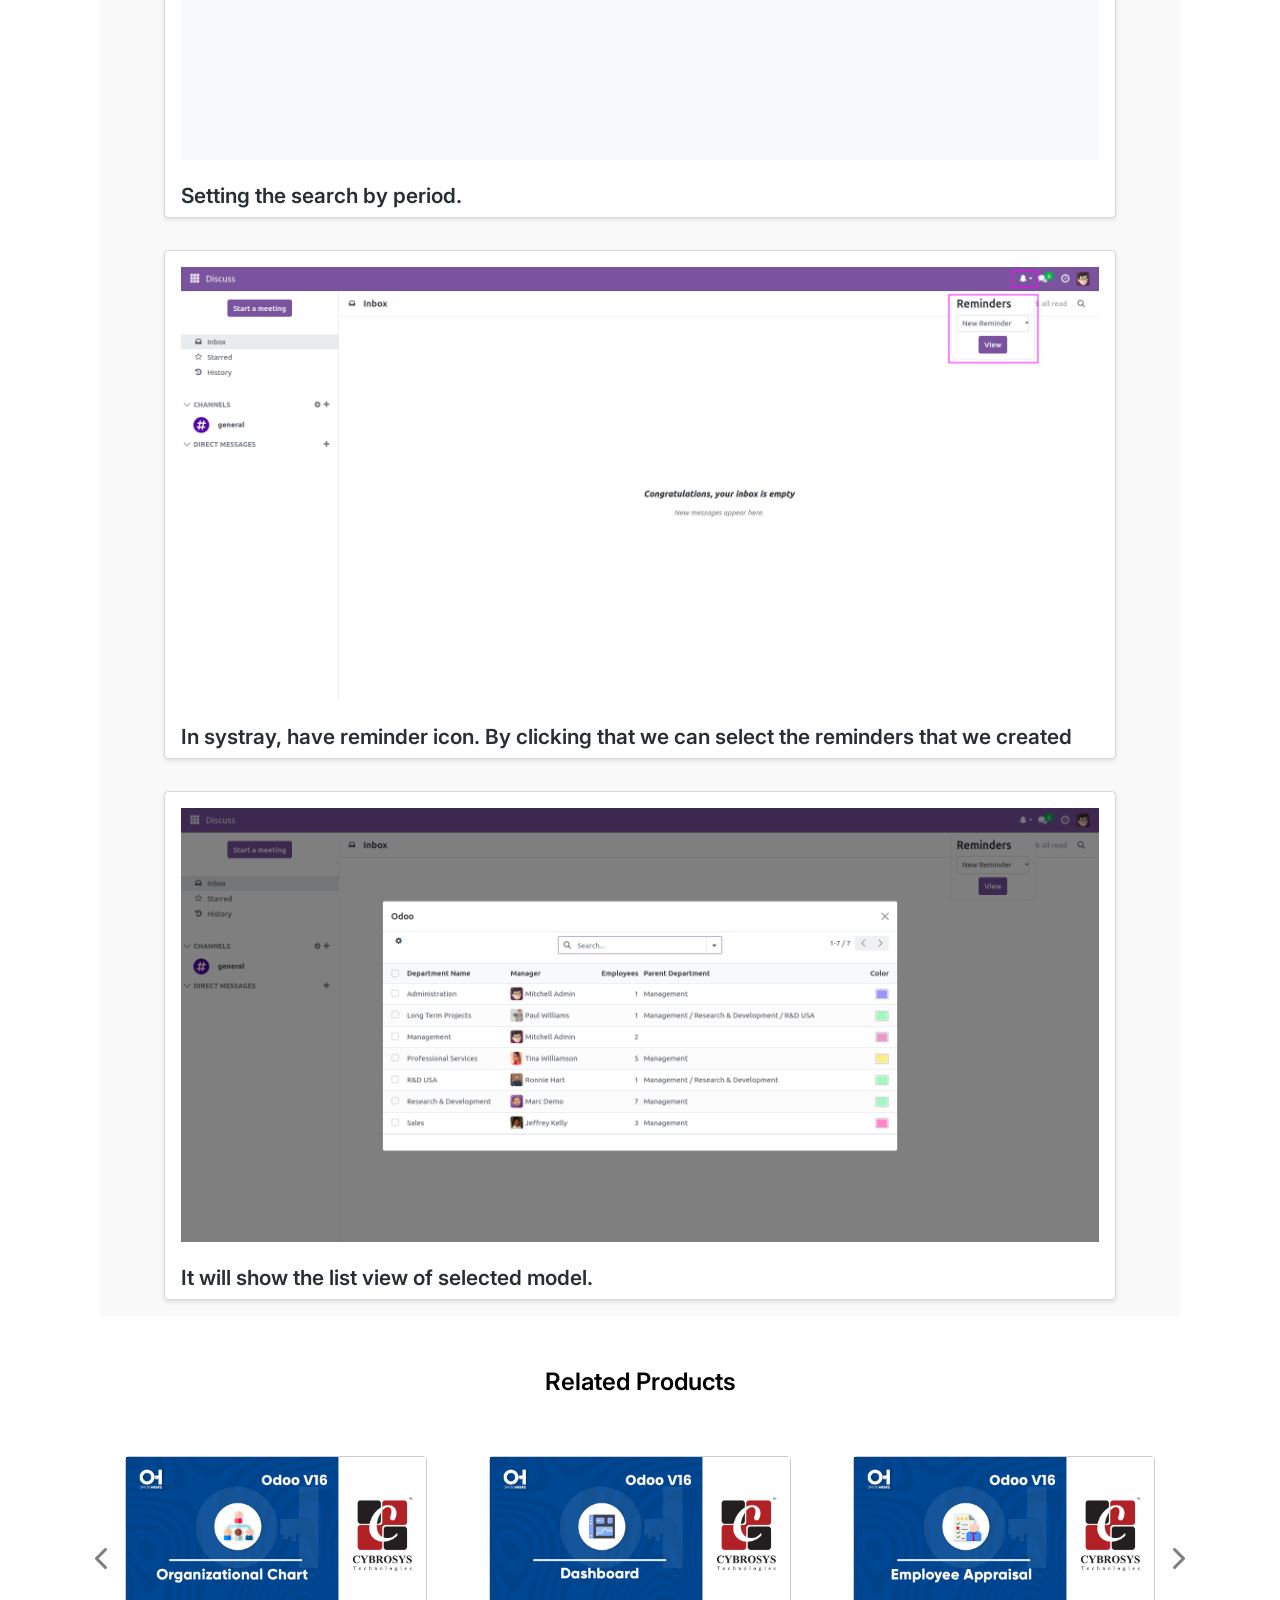
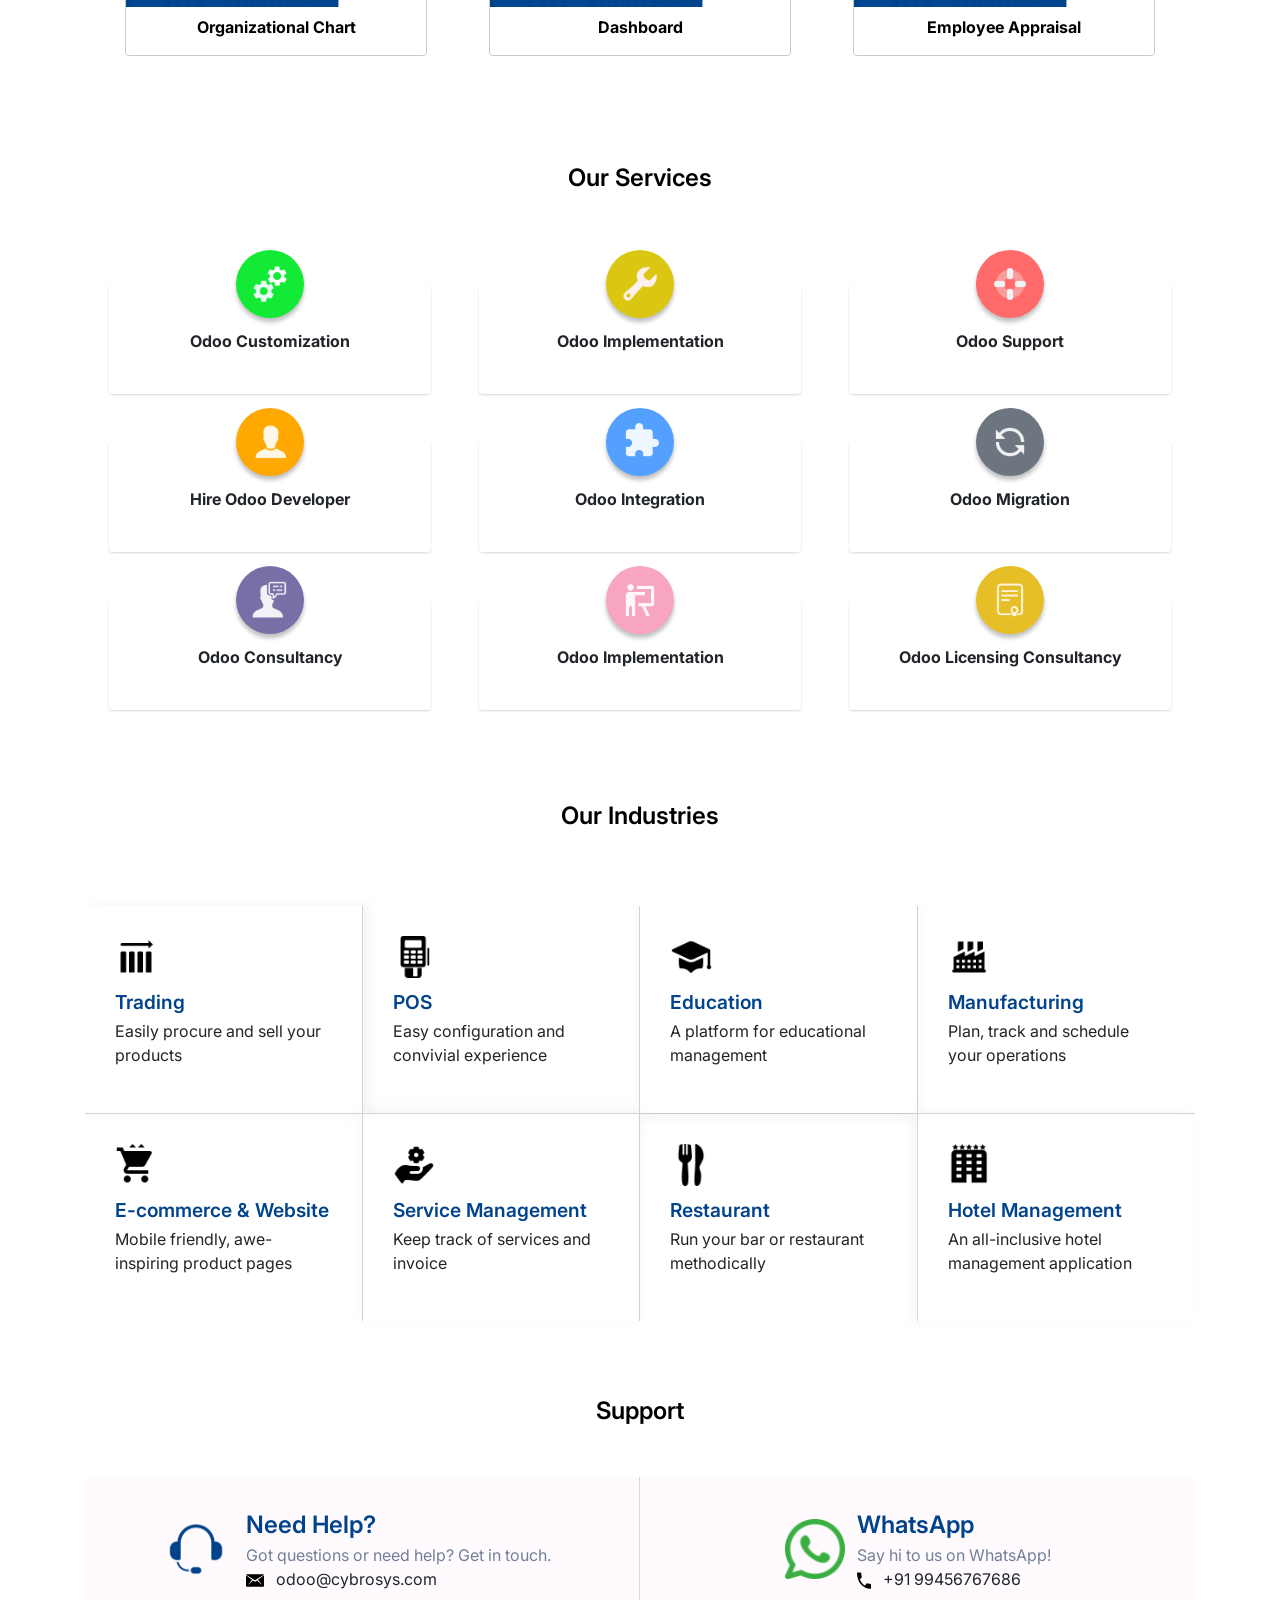
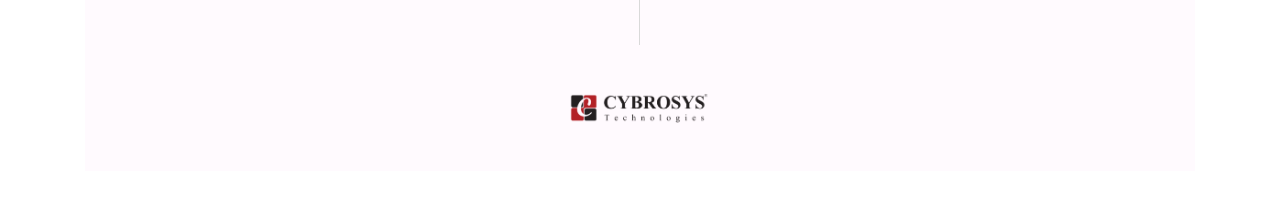
<file: hr_reminder/static/description/index.html>
<!DOCTYPE html>
<html lang="en">
<head>
    <meta charset="UTF-8">
    <meta name="viewport" content="width=device-width, initial-scale=1.0">
    <title>Odoo App 3 Index</title>
    <!-- Bootstrap CSS -->
    <link rel="stylesheet"
          href="https://cdn.jsdelivr.net/npm/bootstrap@4.0.0/dist/css/bootstrap.min.css"
          integrity="sha384-Gn5384xqQ1aoWXA+058RXPxPg6fy4IWvTNh0E263XmFcJlSAwiGgFAW/dAiS6JXm"
          crossorigin="anonymous">
    <link rel="stylesheet"
          href="https://cdnjs.cloudflare.com/ajax/libs/font-awesome/6.2.1/css/all.min.css">
    <link rel="preconnect" href="https://fonts.googleapis.com">
    <link rel="preconnect" href="https://fonts.gstatic.com" crossorigin>
    <link href="https://fonts.googleapis.com/css2?family=Inter:wght@400;500;600;700;800&display=swap"
          rel="stylesheet">
</head>
<body>
<section>
    <div class="container"
         style="font-family: 'Inter', sans-serif !important;background-color: #fff !important;">
        <div class="row">
            <div class="col-sm-12 col-md-12 col-lg-12 d-flex justify-content-between flex-wrap align-items-sm-center"
                 style="border-bottom:1px solid rgba(0, 0, 0, 0.22)">
                <div class="my-3">
                    <img src="images/logo-horizontal (1).png"
                         style="width:auto !important; height:20px !important">
                </div>
                <div class="my-3 d-flex align-items-center">
                    <div class="text-center"
                         style="background-color:#017E84 !important;font-size: 0.8rem !important; color:#fff !important; font-weight:500 !important; padding:4px !important; margin:0 3px !important; border-radius:50px !important; min-width: 120px !important;">
                        Community
                    </div>
                </div>
            </div>
        </div>
        <div class="row">
            <div class="col-sm-12 col-md-12 col-lg-12 text-center d-flex align-items-center flex-column"
                 style="margin: 80px 0px !important;">
                <h1 style="font-size: 2.8rem;font-weight: 700; color:
                    #1A202C;">
                    Open HRMS Reminders Todo</h1>
                <p class="my-3 mb-4"
                   style="max-width: 80%; font-weight: 400 !important; line-height: 32px; color: #718096;">
                    Reminders Forget about Forgetting.
                </p>
                <div style="width: 80%;">
                    <img src="screenshots/hero.gif" class="img-responsive"
                         width="100%" height="auto">
                </div>
            </div>
        </div>
        <div class="container mt-5 mb-5">
            <div class="col-lg-12 d-flex flex-column justify-content-center align-items-center mt-4">
                <p class="m-0"
                   style="font-weight: 600; font-size: 24px; color:#00438B !important">
                    Key Highlights
                </p>
            </div>
            <div class="row py-4">
                <div class="col-md-6 col-sm-12 p-3">

                    <div class="d-flex   h-100" style="padding: 30px;border-radius: 12px;
                                    background: #FFF;
                                    box-shadow: 1px 2px 3px 0px rgba(0, 0, 0, 0.25); ">
                        <div style="width: 36px; height: 36px; border-radius: 50%; background: #00438B;
                                    display: flex; justify-content: center; align-items: center;
                                    margin-right: 10px;flex-shrink: 0;">
                            <i class="fa-solid fa-star  "
                               style="color: #fff;font-size:14px;"></i>
                        </div>
                        <div>
                            <p style="color: #1A202C;font-weight: 600;
                                      font-size: 1.2rem; margin-bottom: 2px;">
                                Available for Odoo Community</p>
                            <p class="m-0" style="color:#718096">This app is
                                available for Odoo Community.
                            </p>
                        </div>
                    </div>
                </div>
                <div class="col-md-6 col-sm-12 p-3">
                    <div class="d-flex   h-100" style="padding: 30px;border-radius: 12px;
                                    background: #FFF;
                                    box-shadow: 1px 2px 3px 0px rgba(0, 0, 0, 0.25); ">
                        <div style="width: 36px; height: 36px; border-radius: 50%; background:#00438B;
                                    display: flex; justify-content: center; align-items: center;
                                    margin-right: 10px;flex-shrink: 0;">
                            <i class="fa-solid fa-star  "
                               style="color: #fff;font-size:14px;"></i>
                        </div>
                        <div>
                            <p style="color: #1A202C;font-weight: 600;
                                      font-size: 1.2rem; margin-bottom: 2px;">
                                Free</p>
                            <p class="m-0" style="color:#718096">This app is
                                free.
                            </p>
                        </div>
                    </div>
                </div>
            </div>
        </div>

        <div class="container rounded">
            <ul class="nav nav-tabs d-flex"
                style="width: fit-content;margin: 0 auto;gap: 1rem;">
                <li class="col text-center py-2 text-nowrap "
                    style="color: #fff; background-color: #00438B;border-radius: 6px 6px 0px 0px;">
                    <a
                            class="active show" data-toggle="tab" href="#tab1"
                            style="color: #fff;font-weight: 500; background-color: #00438B; text-decoration: none;">
                        <i class="fa-regular fa-image  pr-2"
                           style="color: #fff;"></i>
                        Screenshots</a></li>
                <li class="col text-center py-2 text-nowrap "
                    style="color: #fff; background-color: #00438B;border-radius: 6px 6px 0px 0px;">
                    <a
                            data-toggle="tab" href="#tab2"
                            style="color: #fff;font-weight: 500;  text-decoration: none;"><i
                            class="fa-solid fa-star  pr-2"
                            style="color: #fff;"></i>Features</a></li>
                <li class="col text-center py-2 text-nowrap "
                    style="color: #fff; background-color: #00438B;border-radius: 6px 6px 0px 0px;">
                    <a
                            data-toggle="tab" href="#tab3"
                            style="color: #fff;font-weight: 500; text-decoration: none; background-color:#00438B;"><i
                            class="fa-solid fa-book-open  pr-2"
                            style="color: #fff;"></i>Released Notes</a></li>
            </ul>
            <div class="tab-content"
                 style="background-color: rgba(121, 113, 119, 0.04);">
                <div id="tab1" class="tab-pane fade in active show">
                    <div class="col-lg-12 py-2"
                         style="padding: 1rem 4rem !important;">
                        <div
                                style="border: 1px solid #d8d6d6; border-radius: 4px; background: #fff; box-shadow: 0 2px 4px rgba(0, 0, 0, 0.1);">
                            <div class="row justify-content-center p-3 w-100 m-0">
                                <img src="screenshots/1.png"
                                     class="img-responsive" width="100%"
                                     height="auto">
                            </div>
                            <div class="px-3">
                                <h4 class="mt-2"
                                    style=" font-weight:600 !important; color:#282F33 !important; font-size:1.3rem !important">
                                    Set your reminders for any model and the
                                    corresponding date field, also this module
                                    allows different methods to search.
                                </h4>
                            </div>

                        </div>
                    </div>
                    <div class="col-lg-12 py-2"
                         style="padding: 1rem 4rem !important;">
                        <div
                                style="border: 1px solid #d8d6d6; border-radius: 4px;  background: #fff; box-shadow: 0 2px 4px rgba(0, 0, 0, 0.1);">
                            <div class="row justify-content-center p-3 w-100 m-0">

                                <img src="screenshots/2.png"
                                     class="img-responsive" width="100%"
                                     height="auto">

                            </div>
                            <div class="px-3">
                                <h4 class="mt-2"
                                    style=" font-weight:600 !important; color:#282F33 !important; font-size:1.3rem !important">
                                    Setting the search by today.</h4>
                            </div>

                        </div>
                    </div>
                    <div class="col-lg-12 py-2"
                         style="padding: 1rem 4rem !important;">
                        <div
                                style="border: 1px solid #d8d6d6; border-radius: 4px; background: #fff; box-shadow: 0 2px 4px rgba(0, 0, 0, 0.1);">
                            <div class="row justify-content-center p-3 w-100 m-0">

                                <img src="screenshots/3.png"
                                     class="img-responsive" width="100%"
                                     height="auto">

                            </div>
                            <div class="px-3">
                                <h4 class="mt-2"
                                    style=" font-weight:600 !important; color:#282F33 !important; font-size:1.3rem !important">
                                    Setting the search by date.</h4>
                            </div>

                        </div>
                    </div>
                    <div class="col-lg-12 py-2"
                         style="padding: 1rem 4rem !important;">
                        <div
                                style="border: 1px solid #d8d6d6; border-radius: 4px; background: #fff; box-shadow: 0 2px 4px rgba(0, 0, 0, 0.1);">
                            <div class="row justify-content-center p-3 w-100 m-0">

                                <img src="screenshots/4.png"
                                     class="img-responsive" width="100%"
                                     height="auto">

                            </div>
                            <div class="px-3">
                                <h4 class="mt-2"
                                    style=" font-weight:600 !important; color:#282F33 !important; font-size:1.3rem !important">
                                    Setting the search by period.</h4>
                            </div>

                        </div>
                    </div>
                    <div class="col-lg-12 py-2"
                         style="padding: 1rem 4rem !important;">
                        <div
                                style="border: 1px solid #d8d6d6; border-radius: 4px; background: #fff; box-shadow: 0 2px 4px rgba(0, 0, 0, 0.1);">
                            <div class="row justify-content-center p-3 w-100 m-0">

                                <img src="screenshots/5.png"
                                     class="img-responsive" width="100%"
                                     height="auto">

                            </div>
                            <div class="px-3">
                                <h4 class="mt-2"
                                    style=" font-weight:600 !important; color:#282F33 !important; font-size:1.3rem !important">
                                    In systray, have reminder icon. By clicking
                                    that we can select the reminders that we
                                    created</h4>
                            </div>

                        </div>
                    </div>
                    <div class="col-lg-12 py-2"
                         style="padding: 1rem 4rem !important;">
                        <div
                                style="border: 1px solid #d8d6d6; border-radius: 4px; background: #fff; box-shadow: 0 2px 4px rgba(0, 0, 0, 0.1);">
                            <div class="row justify-content-center p-3 w-100 m-0">

                                <img src="screenshots/6.png"
                                     class="img-responsive" width="100%"
                                     height="auto">

                            </div>
                            <div class="px-3">
                                <h4 class="mt-2"
                                    style=" font-weight:600 !important; color:#282F33 !important; font-size:1.3rem !important">
                                    It will show the list view of selected
                                    model.</h4>
                            </div>

                        </div>
                    </div>
                </div>

                <div id="tab2" class="tab-pane fade">
                    <div class="col-mg-12" style="padding: 1rem 4rem;">
                        <ul style="list-style: none; padding: 1rem 0;font-weight: 500;">
                            <li class="py-3"
                                style="font-weight: 500;background-color: #fff; border-radius: 4px; padding: 1rem; margin-bottom: 1rem; box-shadow: 0 2px 4px rgba(0, 0, 0, 0.1);">
                                    <span style="margin-right: 12px;"><img
                                            src="images/star (1) 2.svg" alt=""
                                            width="16px"></span>Set the reminder
                                for different models.
                            </li>
                            <li class="py-3"
                                style="font-weight: 500;background-color: #fff; border-radius: 4px; padding: 1rem; margin-bottom: 1rem; box-shadow: 0 2px 4px rgba(0, 0, 0, 0.1);">
                                    <span style="margin-right: 12px;"><img
                                            src="images/star (1) 2.svg" alt=""
                                            width="16px"></span>Different types
                                of search options.
                            </li>
                            <li class="py-3"
                                style="font-weight: 500;background-color: #fff; border-radius: 4px; padding: 1rem; margin-bottom: 1rem; box-shadow: 0 2px 4px rgba(0, 0, 0, 0.1);">
                                    <span style="margin-right: 12px;"><img
                                            src="images/star (1) 2.svg" alt=""
                                            width="16px"></span>Today: Compares
                                to the current date.
                            </li>
                            <li class="py-3"
                                style="font-weight: 500;background-color: #fff; border-radius: 4px; padding: 1rem; margin-bottom: 1rem; box-shadow: 0 2px 4px rgba(0, 0, 0, 0.1);">
                                    <span style="margin-right: 12px;"><img
                                            src="images/star (1) 2.svg" alt=""
                                            width="16px"></span>Set Date:
                                Compares with the given date.
                            </li>
                            <li class="py-3"
                                style="font-weight: 500;background-color: #fff; border-radius: 4px; padding: 1rem; margin-bottom: 1rem; box-shadow: 0 2px 4px rgba(0, 0, 0, 0.1);">
                                    <span style="margin-right: 12px;"><img
                                            src="images/star (1) 2.svg" alt=""
                                            width="16px"></span>Set Period:
                                Reminder is set between a time range(Start date
                                - End date).
                            </li>
                        </ul>
                    </div>
                </div>
                <div id="tab3" class="tab-pane fade">
                    <div class="col-mg-12 active" style="padding: 1rem 4rem;">
                        <div class="py-3"
                             style="font-weight: 500;background-color: #fff; border-radius: 4px; padding: 1rem; box-shadow: 0 2px 4px rgba(0, 0, 0, 0.1);">
                            <div class="d-flex mb-3"
                                 style="font-size: 0.8rem; font-weight: 500;"><span>Version
                                        17.0.1</span><span class="px-2">|</span><span
                                    style="color: #00438B;font-weight: 600;">Released on:24th November 2023</span>
                            </div>
                            <p class="m-0"
                               style=" color:#718096!important; font-size:1rem !important;line-height: 28px;">
                                Initial Commit for Open HRMS Reminders Todo</p>
                        </div>
                    </div>
                </div>
            </div>
        </div>
        <div class="container mt-5">
            <div class="col-lg-12 d-flex flex-column justify-content-center align-items-center mt-5">
                <p class="m-0"
                   style="font-weight: 600; font-size: 24px; color:#000 !important">
                    Related Products</p>
            </div>
        </div>
        <div id="myCarousel" class="carousel slide py-3" data-ride="carousel">
            <div class="carousel-inner">
                <div class="carousel-item active">
                    <div class="row p-4">
                        <div class="col">

                            <div class="p-3">
                                <a href="https://apps.odoo.com/apps/modules/16.0/hr_organizational_chart/"
                                   style="color: #000; text-decoration: none;">
                                    <div style="border:1px solid #CBCBCB !important;border-radius: 4px;">
                                        <div style="width: 300px; ">
                                            <img src="modules/1.png" alt=""
                                                 width="100%" height="auto">

                                        </div>
                                        <p class="text-center pt-2 text-black font-weight-bold">
                                            Organizational Chart</p>
                                    </div>
                                </a>
                            </div>
                        </div>
                        <div class="col">
                            <div class="p-3">
                                <a href="https://apps.odoo.com/apps/modules/16.0/hrms_dashboard/#"
                                   style="color: #000; text-decoration: none;">
                                    <div style="border:1px solid #CBCBCB !important;border-radius: 4px;">
                                        <div style="width: 300px; ">
                                            <img src="modules/2.png" alt=""
                                                 width="100%" height="auto">
                                        </div>
                                        <p class="text-center pt-2 text-black font-weight-bold">
                                            Dashboard</p>
                                    </div>
                                </a>
                            </div>
                        </div>
                        <div class="col">
                            <div class="p-3">
                                <a href="https://apps.odoo.com/apps/modules/16.0/oh_appraisal/"
                                   style="color: #000; text-decoration: none;">
                                    <div style="border:1px solid #CBCBCB !important;border-radius: 4px;">
                                        <div style="width: 300px; ">
                                            <img src="modules/3.png" alt=""
                                                 width="100%" height="auto">
                                        </div>
                                        <p class="text-center pt-2 text-black font-weight-bold">
                                            Employee Appraisal</p>
                                    </div>
                                </a>
                            </div>
                        </div>
                    </div>
                </div>
                <div class="carousel-item">
                    <div class="row p-4">
                        <div class="col">
                            <div class="p-3">
                                <a href="https://apps.odoo.com/apps/modules/16.0/oh_hr_zk_attendance/"
                                   style="color: #000; text-decoration: none;">
                                    <div style="border:1px solid #CBCBCB !important;border-radius: 4px;">
                                        <div style="width: 300px; ">
                                            <img src="modules/4.png" alt=""
                                                 width="100%" height="auto">
                                        </div>
                                        <p class="text-center pt-2 text-black font-weight-bold">
                                            Biometric Device Integration</p>
                                    </div>
                                </a>
                            </div>
                        </div>
                        <div class="col">
                            <div class="p-3">
                                <a href="https://apps.odoo.com/apps/modules/16.0/ohrms_salary_advance/#"
                                   style="color: #000; text-decoration: none;">
                                    <div style="border:1px solid #CBCBCB !important;border-radius: 4px;">
                                        <div style="width: 300px;">
                                            <img src="modules/5.png" alt=""
                                                 width="100%" height="auto">
                                        </div>
                                        <p class="text-center pt-2 text-black font-weight-bold">
                                            HRMS Advance Salary</p>
                                    </div>
                                </a>
                            </div>
                        </div>
                        <div class="col">
                            <div class="p-3">
                                <a href="https://apps.odoo.com/apps/modules/16.0/ohrms_loan/"
                                   style="color: #000; text-decoration: none;">
                                    <div style="border:1px solid #CBCBCB !important;border-radius: 4px;">
                                        <div style="width: 300px;">
                                            <img src="modules/6.png" alt=""
                                                 width="100%" height="auto">
                                        </div>
                                        <p class="text-center pt-2 text-black font-weight-bold">
                                            Loan Management</p>
                                    </div>
                                </a>
                            </div>
                        </div>
                    </div>
                </div>
            </div>
            <a class="carousel-control-prev" href="#myCarousel"
               data-slide="prev" style="width: 35px; color: #000;">
                    <span class="carousel-control-prev-icon">
                        <i class="fa fa-chevron-left"
                           style="font-size: 24px;"></i>
                    </span>
            </a>
            <a class="carousel-control-next" href="#myCarousel"
               data-slide="next" style="width: 35px; color: #000;">
                    <span class="carousel-control-next-icon">
                        <i class="fa fa-chevron-right"
                           style="font-size: 24px;"></i>
                    </span>
            </a>
        </div>
        <div class="container mt-5">
            <div class="col-lg-12 d-flex flex-column justify-content-center align-items-center mt-4">
                <p class="m-0"
                   style="font-weight: 600; font-size: 24px; color:#000 !important">
                    Our Services</p>
            </div>
        </div>
        <div class="container my-5">
            <div class="row py-3">
                <div class="col-md-4 col-sm-6 px-4 py-4">
                    <div
                            style="background-color: #fff; padding: 25px; text-align: center;  box-shadow: rgba(0, 0, 0, 0.1) 0px 1px 3px 0px, rgba(0, 0, 0, 0.06) 0px 1px 2px 0px; position: relative;border-radius: 4px;">

                        <div style="position: absolute; top: 0%; left: 50%; transform: translate(-50%, -50%);">
                            <div style="background-color:#13EA36 ; border-radius: 50%; padding: 15px;    width: 68px;
                                    height: 68px; display: inline-block; box-shadow:0px 4px 4px rgba(0, 0, 0, 0.25);">
                                <img src="images/cogs.png" alt="service-icon"
                                     width="38px" height="auto">
                            </div>
                        </div>
                        <p style="margin-top: 20px; font-weight: bold;">Odoo
                            Customization</p>
                    </div>
                </div>
                <div class="col-md-4 col-sm-6 px-4 py-4">
                    <div
                            style="background-color: #fff; padding: 25px; text-align: center; box-shadow: rgba(0, 0, 0, 0.1) 0px 1px 3px 0px, rgba(0, 0, 0, 0.06) 0px 1px 2px 0px; position: relative;border-radius: 4px;">

                        <div style="position: absolute; top: 0%; left: 50%; transform: translate(-50%, -50%);">
                            <div style="background-color:#DBC711; border-radius: 50%; padding: 15px;    width: 68px;
                                    height: 68px; display: inline-block; box-shadow:0px 4px 4px rgba(0, 0, 0, 0.25);">
                                <img src="images/wrench.png" alt="service-icon"
                                     width="38px" height="auto">
                            </div>
                        </div>
                        <p style="margin-top: 20px; font-weight: bold;">Odoo
                            Implementation</p>
                    </div>
                </div>
                <div class="col-md-4 col-sm-6 px-4 py-4">
                    <div
                            style="background-color: #fff; padding: 25px; text-align: center;  box-shadow: rgba(0, 0, 0, 0.1) 0px 1px 3px 0px, rgba(0, 0, 0, 0.06) 0px 1px 2px 0px; position: relative; border-radius: 4px;">

                        <div style="position: absolute; top: 0%; left: 50%; transform: translate(-50%, -50%);">
                            <div style="background-color:#FF6B6B ; border-radius: 50%; padding: 15px;    width: 68px;
                                    height: 68px; display: inline-block; box-shadow:0px 4px 4px rgba(0, 0, 0, 0.25);">
                                <img src="images/lifebuoy.png"
                                     alt="service-icon" width="38px"
                                     height="auto">
                            </div>
                        </div>
                        <p style="margin-top: 20px; font-weight: bold;">Odoo
                            Support</p>

                    </div>
                </div>
                <div class="col-md-4 col-sm-6 px-4 py-4">
                    <div
                            style="background-color: #fff; padding: 25px; text-align: center; box-shadow: rgba(0, 0, 0, 0.1) 0px 1px 3px 0px, rgba(0, 0, 0, 0.06) 0px 1px 2px 0px; position: relative; border-radius: 4px;">

                        <div style="position: absolute; top: 0%; left: 50%; transform: translate(-50%, -50%);">
                            <div style="background-color:#FFA801 ; border-radius: 50%; padding: 15px;    width: 68px;
                                    height: 68px; display: inline-block; box-shadow:0px 4px 4px rgba(0, 0, 0, 0.25);">
                                <img src="images/user.png" alt="service-icon"
                                     width="38px" height="auto">
                            </div>
                        </div>
                        <p style="margin-top: 20px; font-weight: bold;">Hire
                            Odoo Developer</p>

                    </div>
                </div>
                <div class="col-md-4 col-sm-6 px-4 py-4">
                    <div
                            style="background-color: #fff; padding: 25px; text-align: center;  box-shadow: rgba(0, 0, 0, 0.1) 0px 1px 3px 0px, rgba(0, 0, 0, 0.06) 0px 1px 2px 0px; position: relative; border-radius: 4px;">

                        <div style="position: absolute; top: 0%; left: 50%; transform: translate(-50%, -50%);">
                            <div style="background-color:#54A0FF; border-radius: 50%; padding: 15px;    width: 68px;
                                    height: 68px; display: inline-block; box-shadow:0px 4px 4px rgba(0, 0, 0, 0.25);">
                                <img src="images/puzzle.png" alt="service-icon"
                                     width="38px" height="auto">
                            </div>
                        </div>
                        <p style="margin-top: 20px; font-weight: bold;">Odoo
                            Integration</p>

                    </div>
                </div>
                <div class="col-md-4 col-sm-6 px-4 py-4">
                    <div
                            style="background-color: #fff; padding: 25px; text-align: center;  box-shadow: rgba(0, 0, 0, 0.1) 0px 1px 3px 0px, rgba(0, 0, 0, 0.06) 0px 1px 2px 0px; position: relative;border-radius: 4px;">

                        <div style="position: absolute; top: 0%; left: 50%; transform: translate(-50%, -50%);">
                            <div style="background-color:#6D7680 ; border-radius: 50%; padding: 15px;    width: 68px;
                                    height: 68px; display: inline-block; box-shadow:0px 4px 4px rgba(0, 0, 0, 0.25);">
                                <img src="images/update.png" alt="service-icon"
                                     width="38px" height="auto">
                            </div>
                        </div>
                        <p style="margin-top: 20px; font-weight: bold;">Odoo
                            Migration</p>

                    </div>
                </div>
                <div class="col-md-4 col-sm-6 px-4 py-4">
                    <div
                            style="background-color: #fff; padding: 25px; text-align: center;  box-shadow: rgba(0, 0, 0, 0.1) 0px 1px 3px 0px, rgba(0, 0, 0, 0.06) 0px 1px 2px 0px; position: relative;border-radius: 4px;">

                        <div style="position: absolute; top: 0%; left: 50%; transform: translate(-50%, -50%);">
                            <div style="background-color:#786FA6 ; border-radius: 50%; padding: 15px;    width: 68px;
                                    height: 68px; display: inline-block; box-shadow:0px 4px 4px rgba(0, 0, 0, 0.25);">
                                <img src="images/consultation.png"
                                     alt="service-icon" width="38px"
                                     height="auto">
                            </div>
                        </div>
                        <p style="margin-top: 20px; font-weight: bold;">Odoo
                            Consultancy</p>

                    </div>
                </div>
                <div class="col-md-4 col-sm-6 px-4 py-4">
                    <div
                            style="background-color: #fff; padding: 25px; text-align: center; box-shadow: rgba(0, 0, 0, 0.1) 0px 1px 3px 0px, rgba(0, 0, 0, 0.06) 0px 1px 2px 0px;position: relative;border-radius: 4px;">

                        <div style="position: absolute; top: 0%; left: 50%; transform: translate(-50%, -50%);">
                            <div style="background-color:#F8A5C2 ; border-radius: 50%; padding: 15px;    width: 68px;
                                    height: 68px; display: inline-block; box-shadow:0px 4px 4px rgba(0, 0, 0, 0.25);">
                                <img src="images/training.png"
                                     alt="service-icon" width="38px"
                                     height="auto">
                            </div>
                        </div>
                        <p style="margin-top: 20px; font-weight: bold;">Odoo
                            Implementation</p>

                    </div>
                </div>
                <div class="col-md-4 col-sm-6 px-4 py-4">
                    <div
                            style="background-color: #fff; padding: 25px; text-align: center;  box-shadow: rgba(0, 0, 0, 0.1) 0px 1px 3px 0px, rgba(0, 0, 0, 0.06) 0px 1px 2px 0px; position: relative;border-radius: 4px;">

                        <div style="position: absolute; top: 0%; left: 50%; transform: translate(-50%, -50%);">
                            <div style="background-color:#E6BE26; border-radius: 50%; padding: 15px;    width: 68px;
                                    height: 68px; display: inline-block; box-shadow:0px 4px 4px rgba(0, 0, 0, 0.25);">
                                <img src="images/license.png" alt="service-icon"
                                     width="38px" height="auto">
                            </div>
                        </div>
                        <p style="margin-top: 20px; font-weight: bold;">Odoo
                            Licensing Consultancy</p>

                    </div>
                </div>
            </div>
        </div>


        <div class="container mt-5">
            <div class="col-lg-12 d-flex flex-column justify-content-center align-items-center mt-4">
                <p class="m-0"
                   style="font-weight: 600; font-size: 24px; color:#000 !important">
                    Our Industries</p>

            </div>

        </div>
        <div class="container">
            <div class="row my-5 py-4">
                <div class="col-md-3 col-sm-6 p-0">
                    <div class="d-flex flex-column h-100 "
                         style="border-right: 1px solid rgb(209, 209, 209); border-bottom: 1px solid  rgb(209, 209, 209); padding: 30px; box-shadow: 6px 0 10px rgba(228, 227, 227, 0.373);">
                        <img src="images/trading-black.png" width="42px"
                             height="auto" alt="">
                        <p style="color:#00438B;font-weight: 600; margin-top: 10px;
                           font-size: 1.2rem; margin-bottom: 2px;">Trading</p>
                        <p>Easily procure and sell your products</p>
                    </div>
                </div>
                <div class="col-md-3 col-sm-6  p-0">
                    <div class="d-flex flex-column h-100"
                         style="border-right: 1px solid rgb(209, 209, 209);border-bottom: 1px solid  rgb(209, 209, 209); padding: 30px;">
                        <img src="images/pos-black.png" width="42px"
                             height="auto" alt="">
                        <p style="color:#00438B;font-weight: 600; margin-top: 10px;
                            font-size: 1.2rem; margin-bottom: 2px;">POS</p>
                        <p>Easy configuration and convivial experience</p>
                    </div>
                </div>
                <div class="col-md-3 col-sm-6  p-0">
                    <div class="d-flex flex-column h-100"
                         style="border-right: 1px solid  rgb(209, 209, 209);border-bottom: 1px solid   rgba(0, 0, 0, 0.2); padding: 30px; box-shadow: 0 5px 10px  rgba(228, 227, 227, 0.373)">
                        <img src="images/education-black.png" width="42px"
                             height="auto" alt="">
                        <p style="color:#00438B;font-weight: 600; margin-top: 10px;
                            font-size: 1.2rem; margin-bottom: 2px;">
                            Education</p>
                        <p>A platform for educational management</p>
                    </div>
                </div>
                <div class="col-md-3 col-sm-6  p-0">
                    <div class="d-flex flex-column h-100"
                         style="border-bottom: 1px solid  rgb(209, 209, 209); padding: 30px; ">
                        <img src="images/manufacturing-black.png" width="42px"
                             height="auto" alt="">
                        <p style="color:#00438B;font-weight: 600; margin-top: 10px;
                            font-size: 1.2rem; margin-bottom: 2px;">
                            Manufacturing</p>
                        <p>Plan, track and schedule your operations</p>
                    </div>
                </div>
                <div class="col-md-3 col-sm-6 p-0">
                    <div class="d-flex flex-column h-100"
                         style="border-right: 1px solid  rgb(209, 209, 209); padding: 30px;">
                        <img src="images/ecom-black.png" width="42px"
                             height="auto" alt="">
                        <p style="color:#00438B;font-weight: 600; margin-top: 10px;
                            font-size: 1.2rem; margin-bottom: 2px;">E-commerce &
                            Website</p>
                        <p>Mobile friendly, awe-inspiring product pages</p>
                    </div>
                </div>
                <div class="col-md-3 col-sm-6   p-0">
                    <div class="d-flex flex-column h-100"
                         style="border-right: 1px solid  rgb(209, 209, 209); padding: 30px;box-shadow: 0 -5px 10px  rgba(228, 227, 227, 0.373);">
                        <img src="images/service-black.png" width="42px"
                             height="auto" alt="">
                        <p style="color:#00438B;font-weight: 600; margin-top: 10px;
                            font-size: 1.2rem; margin-bottom: 2px;">Service
                            Management</p>
                        <p>Keep track of services and invoice</p>
                    </div>
                </div>
                <div class="col-md-3 col-sm-6    p-0">
                    <div class="d-flex flex-column h-100"
                         style="border-right: 1px solid  rgb(209, 209, 209); padding: 30px; ">
                        <img src="images/restaurant-black.png" width="42px"
                             height="auto" alt="">
                        <p style="color: #00438B;font-weight: 600; margin-top: 10px;
                            font-size: 1.2rem; margin-bottom: 2px;">
                            Restaurant</p>
                        <p>Run your bar or restaurant methodically</p>
                    </div>
                </div>
                <div class="col-md-3 col-sm-6   p-0">
                    <div class="d-flex flex-column h-100"
                         style=" padding: 30px;box-shadow: -5px 0 10px  rgba(228, 227, 227, 0.373);">
                        <img src="images/hotel-black.png" width="42px"
                             height="auto" alt="">
                        <p style="color:#00438B;font-weight: 600; margin-top: 10px;
                            font-size: 1.2rem; margin-bottom: 2px;">Hotel
                            Management</p>
                        <p>An all-inclusive hotel management application</p>
                    </div>
                </div>
            </div>
        </div>


        <div class="container mt-5">
            <div class="col-lg-12 d-flex flex-column justify-content-center align-items-center mt-5">
                <p class="m-0"
                   style="font-weight: 600; font-size: 24px; color:#000 !important">
                    Support</p>

            </div>

        </div>

        <div class="container my-5">
            <div class="row" style="background-color: #FFFAFE;">
                <div class="col-md-6 pb-4  d-flex align-items-center justify-content-center"
                     style="border-right: 1px solid #D9D9D9;">
                    <div style="padding: 30px;">
                        <div class="d-flex align-items-center">
                            <img src="images/support (3).png" alt=""
                                 width="60px" style="margin-right: 12px;">
                            <div style="padding: 0px 8px;">
                                    <span
                                            style="color: #00438B;font-size: 24px;font-weight: 600;padding-bottom: 1rem;">Need
                                        Help?</span>
                                <p class="m-0" style="color:#718096;">Got
                                    questions or need help? Get in touch.</p>
                                <div style="font-weight: 400;"><span><img
                                        src="images/support-email.svg" alt=""
                                        width="18px"
                                        style="filter: invert(1);margin-right: 0.8rem;"></span>odoo@cybrosys.com
                                </div>
                            </div>
                        </div>

                    </div>

                </div>

                <div class="col-md-6 pb-4 d-flex align-items-center justify-content-center">
                    <div style="padding: 30px;">
                        <div class="d-flex align-items-center">
                            <img src="images/whatsapp 1.svg" alt="" width="60px"
                                 style="margin-right: 12px;">
                            <div>
                                <span style="color: #00438B;font-size: 24px;font-weight: 600;">WhatsApp</span>
                                <p class="m-0" style="color:#718096;">Say hi to
                                    us on WhatsApp!</p>
                                <div style="font-weight: 400; font-size: 16px;"><span><img
                                        src="images/phone.svg"
                                        alt="" width="14px"
                                        style="filter: invert(1); margin-right: 0.8rem;"></span>+91
                                    99456767686
                                </div>
                            </div>

                        </div>


                    </div>

                </div>
                <div class="col-12 d-flex ">
                    <div class="my-5 mx-auto">
                        <img src="images/Cybrosys R.png"
                             style="width:auto !important; height:30px !important">
                    </div>
                </div>
            </div>
        </div>
    </div>


</section>

<!-- Optional JavaScript -->
<!-- jQuery first, then Popper.js, then Bootstrap JS -->
<script src="https://ajax.googleapis.com/ajax/libs/jquery/3.5.1/jquery.min.js"></script>
<script src="https://maxcdn.bootstrapcdn.com/bootstrap/4.5.2/js/bootstrap.min.js"></script>

</body>

</html>
</file>
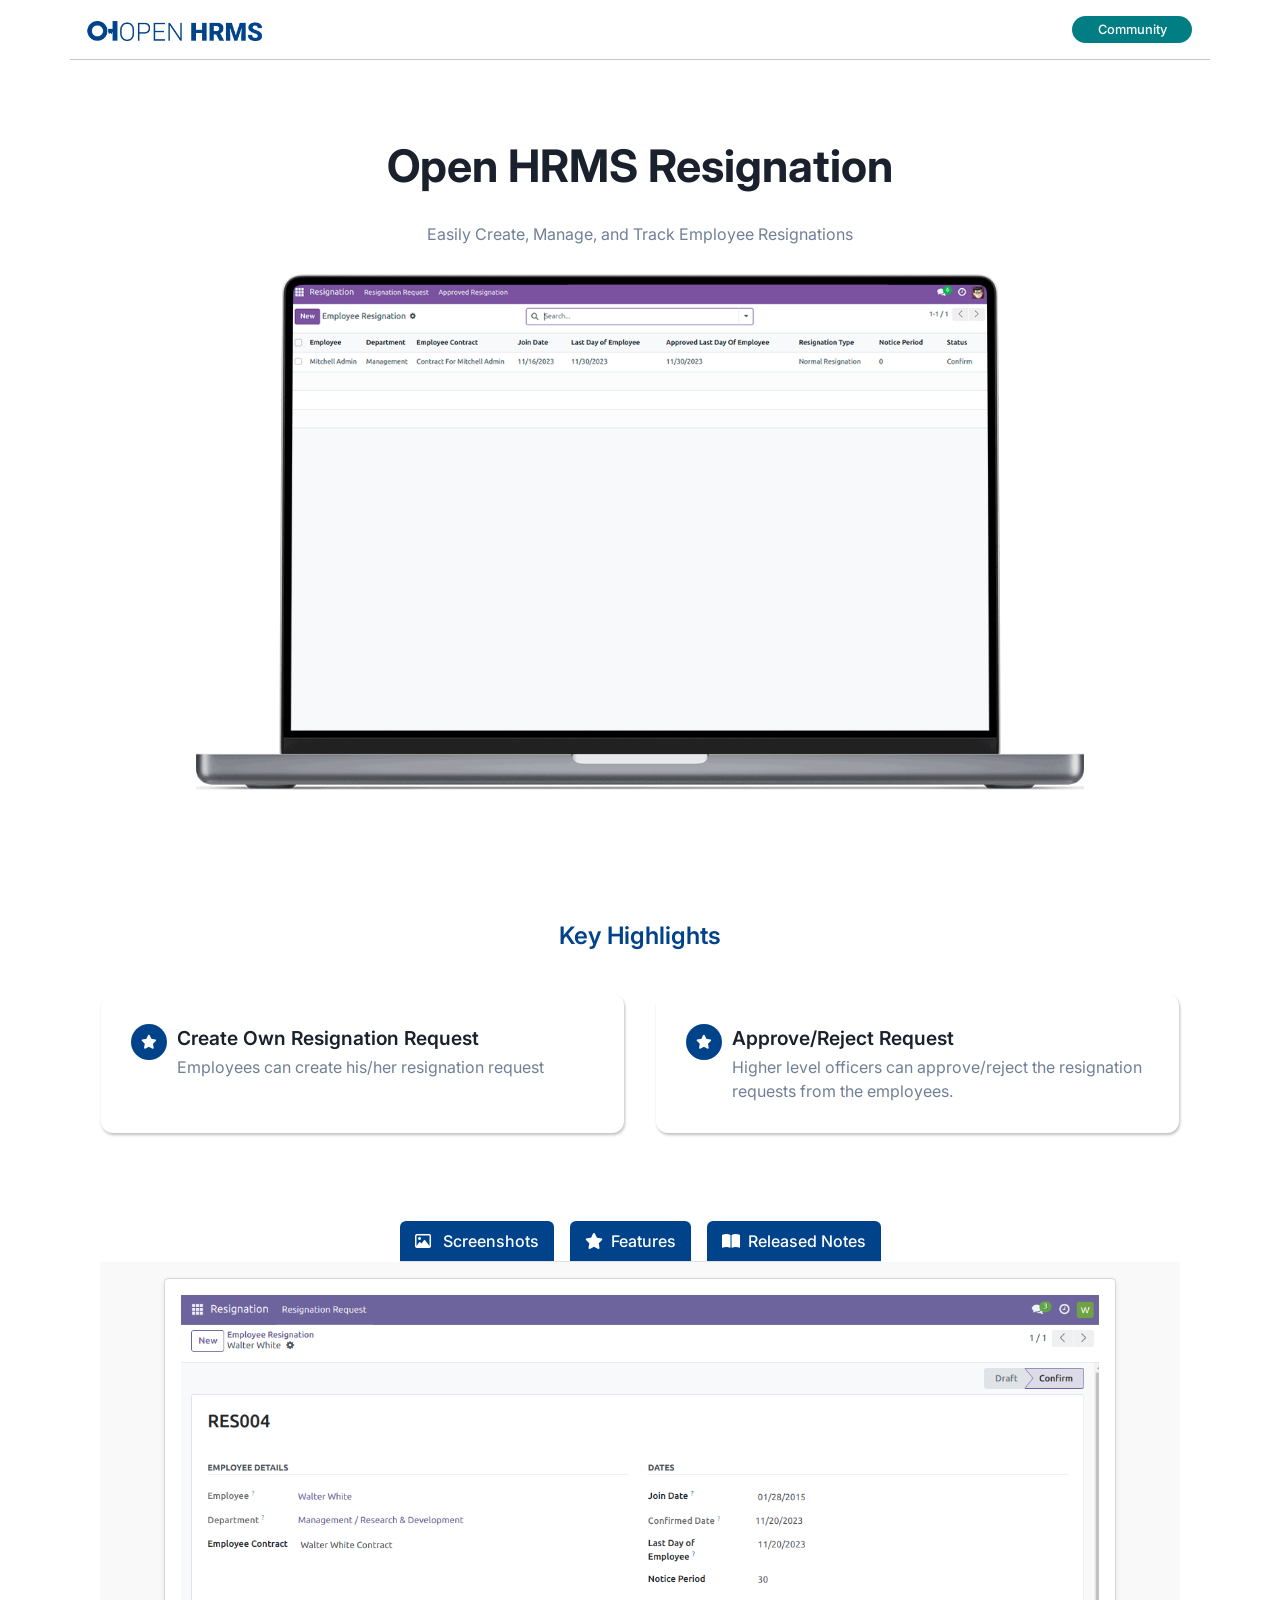
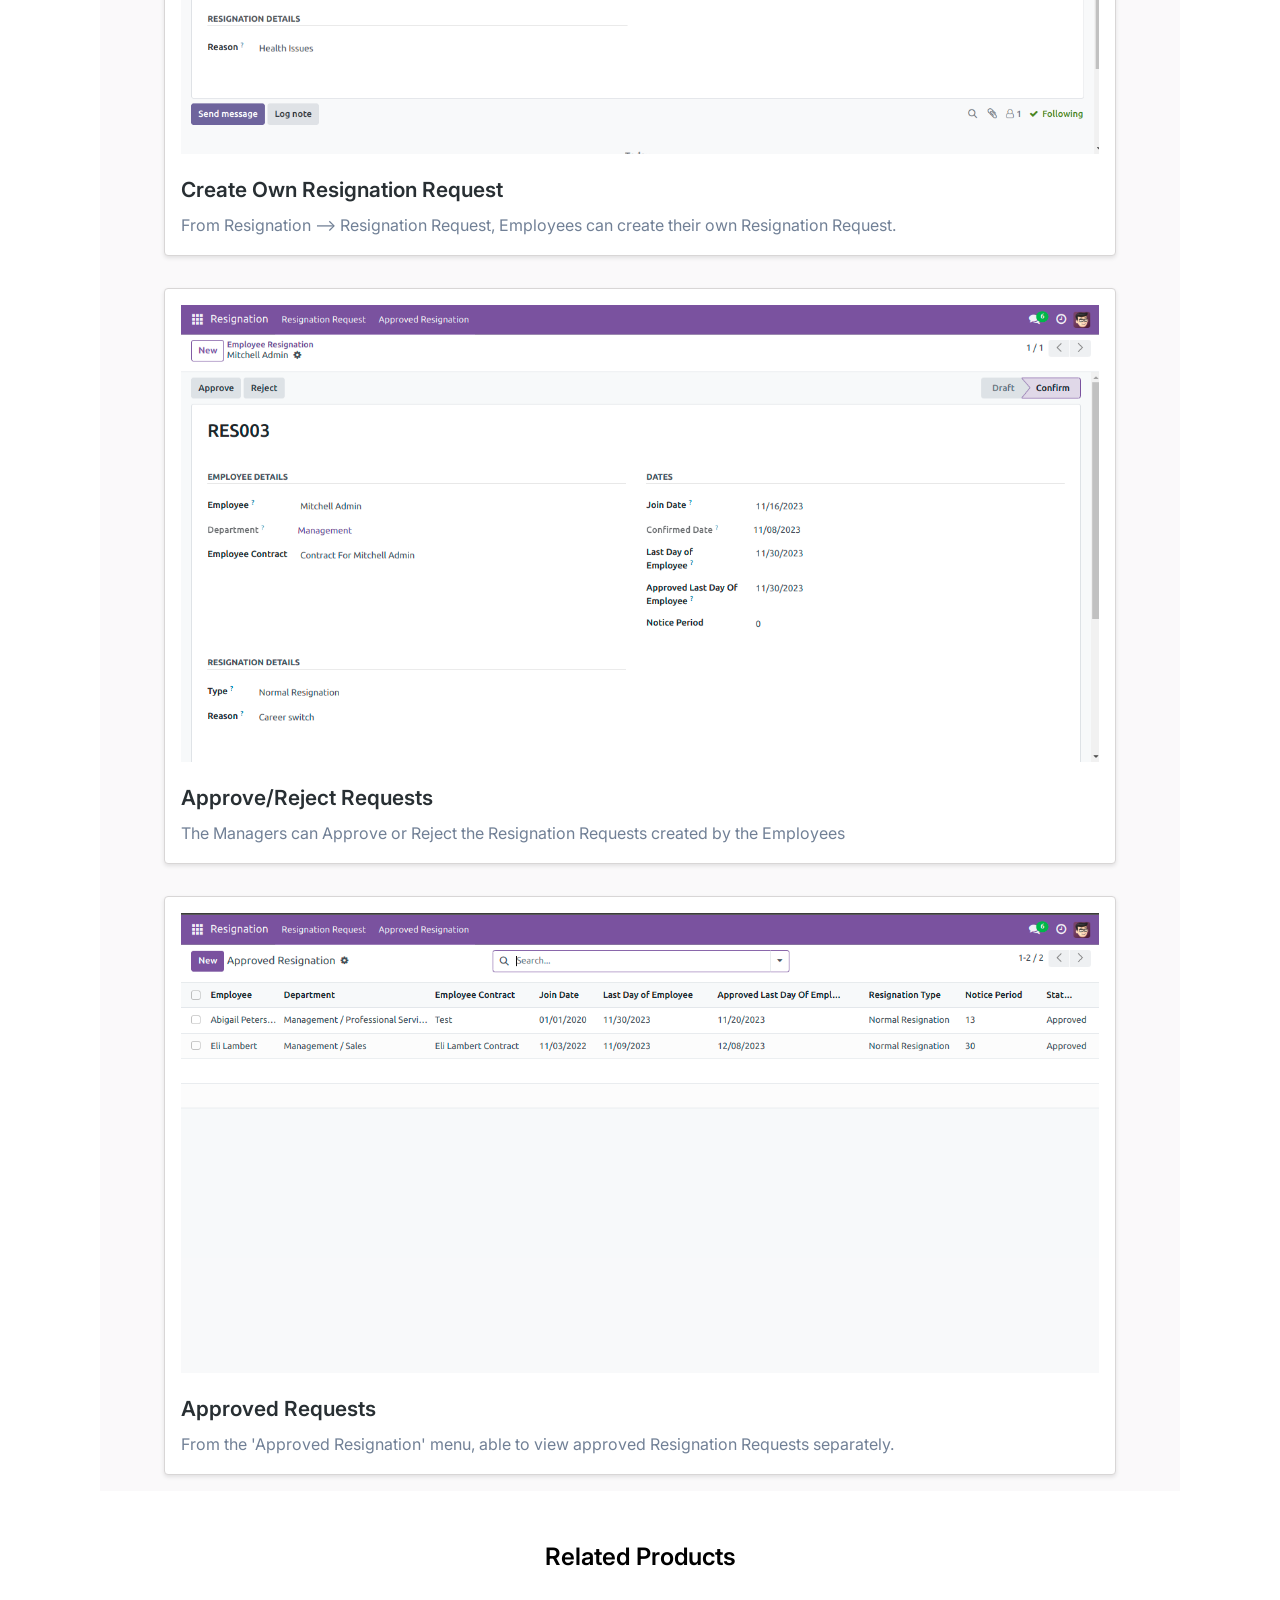
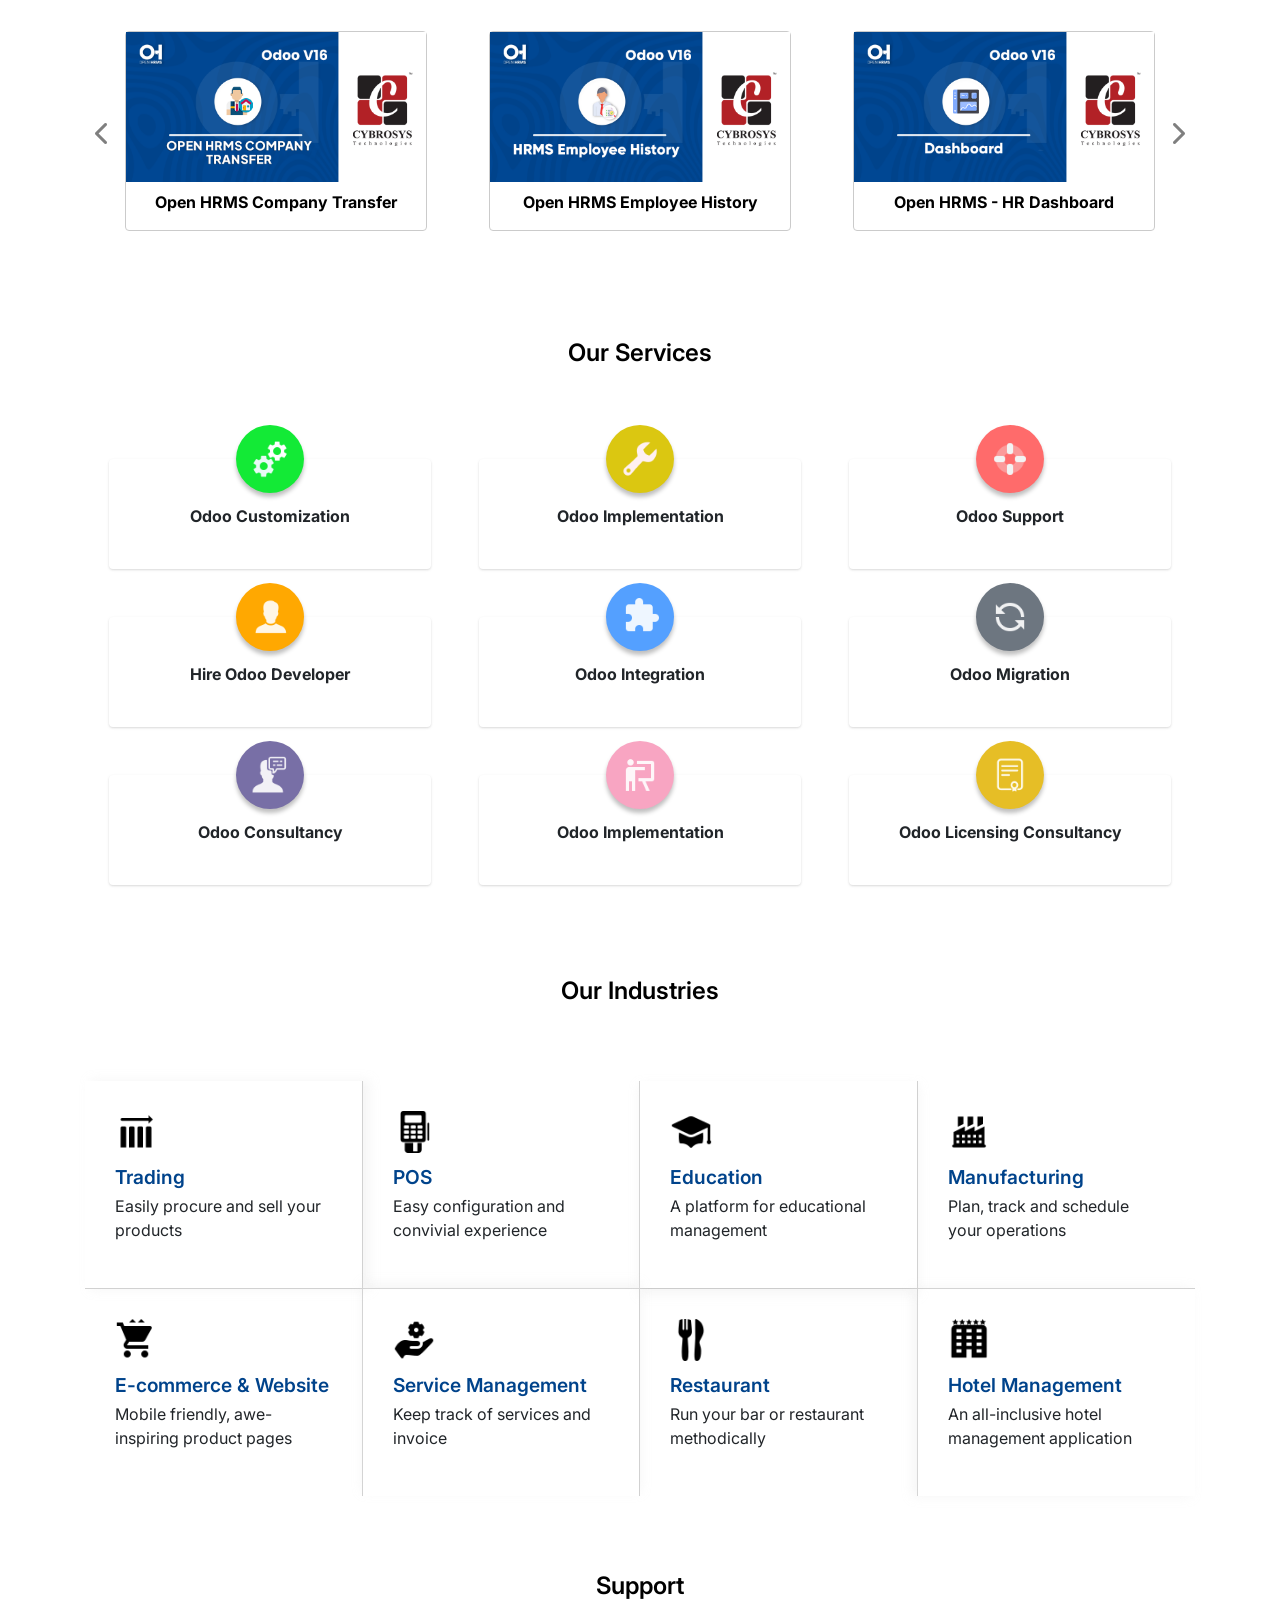
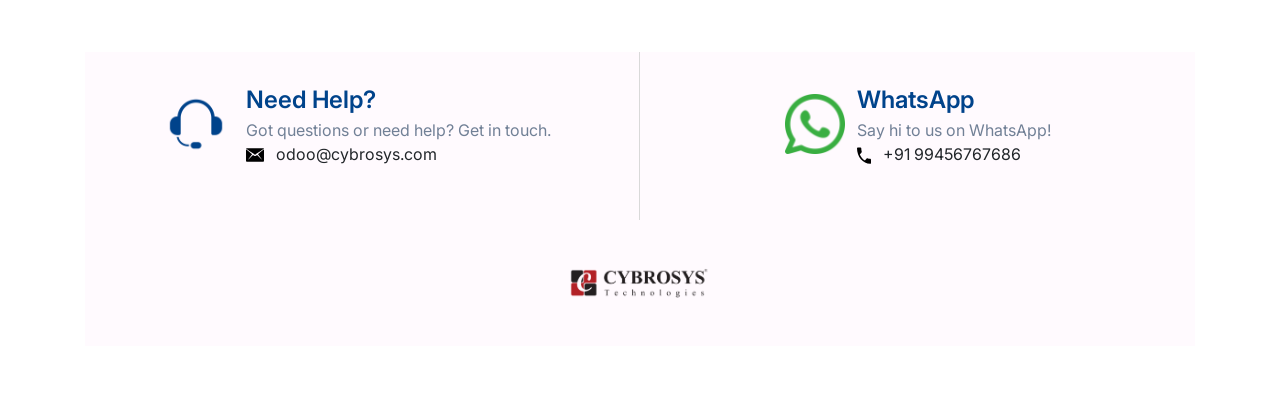
<file: hr_resignation/static/description/index.html>
<!DOCTYPE html>
<html lang="en">

<head>
    <meta charset="UTF-8">
    <meta name="viewport" content="width=device-width, initial-scale=1.0">
    <title>Odoo App 3 Index</title>

    <!-- Bootstrap CSS -->
    <link rel="stylesheet"
          href="https://cdn.jsdelivr.net/npm/bootstrap@4.0.0/dist/css/bootstrap.min.css"
          integrity="sha384-Gn5384xqQ1aoWXA+058RXPxPg6fy4IWvTNh0E263XmFcJlSAwiGgFAW/dAiS6JXm"
          crossorigin="anonymous">
    <link rel="stylesheet"
          href="https://cdnjs.cloudflare.com/ajax/libs/font-awesome/6.2.1/css/all.min.css">
    <link rel="preconnect" href="https://fonts.googleapis.com">
    <link rel="preconnect" href="https://fonts.gstatic.com" crossorigin>
    <link href="https://fonts.googleapis.com/css2?family=Inter:wght@400;500;600;700;800&display=swap"
          rel="stylesheet">

</head>

<body>

<section>
    <div class="container"
         style="font-family: 'Inter', sans-serif !important;background-color: #fff !important;">
        <div class="row">
            <div class="col-sm-12 col-md-12 col-lg-12 d-flex justify-content-between flex-wrap align-items-sm-center"
                 style="border-bottom:1px solid rgba(0, 0, 0, 0.22)">
                <div class="my-3">
                    <img src="images/logo-horizontal (1).png"
                         style="width:auto !important; height:20px !important">
                </div>
                <div class="my-3 d-flex align-items-center">
                    <div class="text-center"
                         style="background-color:#017E84 !important;font-size: 0.8rem !important; color:#fff !important; font-weight:500 !important; padding:4px !important; margin:0 3px !important; border-radius:50px !important; min-width: 120px !important;">
                        Community
                    </div>
                </div>
            </div>
        </div>

        <div class="row">
            <div class="col-sm-12 col-md-12 col-lg-12 text-center d-flex align-items-center flex-column"
                 style="margin: 80px 0px !important;">
                <h1 style="font-size: 2.8rem;font-weight: 700; color:
                    #1A202C;">
                    Open HRMS Resignation</h1>
                <p class="my-3 mb-4"
                   style="max-width: 80%; font-weight: 400 !important; line-height: 32px; color: #718096;">
                    Easily Create, Manage, and Track Employee Resignations
                </p>
                <div style="width: 80%;">
                    <img src="assets/screenshots/hero.gif"
                         class="img-responsive" width="100%" height="auto">
                </div>
            </div>
        </div>
        <div class="container mt-5 mb-5">
            <div class="col-lg-12 d-flex flex-column justify-content-center align-items-center mt-4">
                <p class="m-0"
                   style="font-weight: 600; font-size: 24px; color:#00438B !important">
                    Key Highlights
                </p>

            </div>
            <div class="row py-4">
                <div class="col-md-6 col-sm-12 p-3">

                    <div class="d-flex   h-100" style="padding: 30px;border-radius: 12px;
                                    background: #FFF;
                                    box-shadow: 1px 2px 3px 0px rgba(0, 0, 0, 0.25); ">
                        <div style="width: 36px; height: 36px; border-radius: 50%; background: #00438B;
                                    display: flex; justify-content: center; align-items: center;
                                    margin-right: 10px;flex-shrink: 0;">
                            <i class="fa-solid fa-star  "
                               style="color: #fff;font-size:14px;"></i>
                        </div>
                        <div>

                            <p style="color: #1A202C;font-weight: 600;
                                      font-size: 1.2rem; margin-bottom: 2px;">
                                Create Own Resignation Request</p>
                            <p class="m-0" style="color:#718096">Employees can
                                create his/her resignation request
                            </p>
                        </div>
                    </div>
                </div>
                <div class="col-md-6 col-sm-12 p-3">

                    <div class="d-flex   h-100" style="padding: 30px;border-radius: 12px;
                                    background: #FFF;
                                    box-shadow: 1px 2px 3px 0px rgba(0, 0, 0, 0.25); ">
                        <div style="width: 36px; height: 36px; border-radius: 50%; background:#00438B;
                                    display: flex; justify-content: center; align-items: center;
                                    margin-right: 10px;flex-shrink: 0;">
                            <i class="fa-solid fa-star  "
                               style="color: #fff;font-size:14px;"></i>
                        </div>
                        <div>

                            <p style="color: #1A202C;font-weight: 600;
                                      font-size: 1.2rem; margin-bottom: 2px;">
                                Approve/Reject Request</p>
                            <p class="m-0" style="color:#718096">Higher level
                                officers can approve/reject the
                                resignation requests from the employees.
                            </p>
                        </div>
                    </div>
                </div>
            </div>

        </div>

        <div class="container rounded">
            <ul class="nav nav-tabs d-flex"
                style="width: fit-content;margin: 0 auto;gap: 1rem;">
                <li class="col text-center py-2 text-nowrap "
                    style="color: #fff; background-color: #00438B;border-radius: 6px 6px 0px 0px;">
                    <a
                            class="active show" data-toggle="tab" href="#tab1"
                            style="color: #fff;font-weight: 500; background-color: #00438B; text-decoration: none;">
                        <i class="fa-regular fa-image  pr-2"
                           style="color: #fff;"></i>
                        Screenshots</a></li>

                <li class="col text-center py-2 text-nowrap "
                    style="color: #fff; background-color: #00438B;border-radius: 6px 6px 0px 0px;">
                    <a
                            data-toggle="tab" href="#tab2"
                            style="color: #fff;font-weight: 500;  text-decoration: none;"><i
                            class="fa-solid fa-star  pr-2"
                            style="color: #fff;"></i>Features</a></li>
                <li class="col text-center py-2 text-nowrap "
                    style="color: #fff; background-color: #00438B;border-radius: 6px 6px 0px 0px;">
                    <a
                            data-toggle="tab" href="#tab3"
                            style="color: #fff;font-weight: 500; text-decoration: none; background-color:#00438B;"><i
                            class="fa-solid fa-book-open  pr-2"
                            style="color: #fff;"></i>Released Notes</a></li>

            </ul>

            <div class="tab-content"
                 style="background-color: rgba(121, 113, 119, 0.04);">
                <div id="tab1" class="tab-pane fade in active show">
                    <div class="col-lg-12 py-2"
                         style="padding: 1rem 4rem !important;">
                        <div
                                style="border: 1px solid #d8d6d6; border-radius: 4px; background: #fff; box-shadow: 0 2px 4px rgba(0, 0, 0, 0.1);">
                            <div class="row justify-content-center p-3 w-100 m-0">

                                <img src="assets/screenshots/hr_resignation_create_request.png"
                                     class="img-responsive" width="100%"
                                     height="auto">

                            </div>
                            <div class="px-3">
                                <h4 class="mt-2"
                                    style=" font-weight:600 !important; color:#282F33 !important; font-size:1.3rem !important">
                                    Create Own Resignation Request</h4>
                                <p style=" color:#718096!important; font-size:1rem !important;line-height: 28px;">
                                    From Resignation --> Resignation Request,
                                    Employees can create their own
                                    Resignation Request.</p>
                            </div>

                        </div>
                    </div>
                    <div class="col-lg-12 py-2"
                         style="padding: 1rem 4rem !important;">
                        <div
                                style="border: 1px solid #d8d6d6; border-radius: 4px;  background: #fff; box-shadow: 0 2px 4px rgba(0, 0, 0, 0.1);">
                            <div class="row justify-content-center p-3 w-100 m-0">

                                <img src="assets/screenshots/hr_resignation_form.png"
                                     class="img-responsive" width="100%"
                                     height="auto">

                            </div>
                            <div class="px-3">
                                <h4 class="mt-2"
                                    style=" font-weight:600 !important; color:#282F33 !important; font-size:1.3rem !important">
                                    Approve/Reject Requests</h4>
                                <p style=" color:#718096!important; font-size:1rem !important;line-height: 28px;">
                                    The Managers can Approve or Reject the
                                    Resignation Requests
                                    created by the Employees</p>
                            </div>

                        </div>
                    </div>
                    <div class="col-lg-12 py-2"
                         style="padding: 1rem 4rem !important;">
                        <div
                                style="border: 1px solid #d8d6d6; border-radius: 4px;  background: #fff; box-shadow: 0 2px 4px rgba(0, 0, 0, 0.1);">
                            <div class="row justify-content-center p-3 w-100 m-0">

                                <img src="assets/screenshots/hr_resignation_approved.png"
                                     class="img-responsive" width="100%"
                                     height="auto">

                            </div>
                            <div class="px-3">
                                <h4 class="mt-2"
                                    style=" font-weight:600 !important; color:#282F33 !important; font-size:1.3rem !important">
                                    Approved Requests</h4>
                                <p style=" color:#718096!important; font-size:1rem !important;line-height: 28px;">
                                    From the 'Approved Resignation' menu, able to view approved Resignation Requests
                                    separately.</p>
                            </div>

                        </div>
                    </div>
                </div>

                <div id="tab2" class="tab-pane fade">
                    <div class="col-mg-12" style="padding: 1rem 4rem;">
                        <ul style="list-style: none; padding: 1rem 0;font-weight: 500;">
                            <li class="py-3"
                                style="font-weight: 500;background-color: #fff; border-radius: 4px; padding: 1rem; margin-bottom: 1rem; box-shadow: 0 2px 4px rgba(0, 0, 0, 0.1);">
                                    <span style="margin-right: 12px;"><img
                                            src="images/star (1) 2.svg" alt=""
                                            width="16px"></span>Create Own
                                Resignation Requests
                            </li>
                            <li class="py-3"
                                style="font-weight: 500;background-color: #fff; border-radius: 4px; padding: 1rem; margin-bottom: 1rem; box-shadow: 0 2px 4px rgba(0, 0, 0, 0.1);">
                                    <span style="margin-right: 12px;"><img
                                            src="images/star (1) 2.svg" alt=""
                                            width="16px"></span>Approve/Reject
                                Resignation Requests
                            </li>
                            <li class="py-3"
                                style="font-weight: 500;background-color: #fff; border-radius: 4px; padding: 1rem; margin-bottom: 1rem; box-shadow: 0 2px 4px rgba(0, 0, 0, 0.1);">
                                    <span style="margin-right: 12px;"><img
                                            src="images/star (1) 2.svg" alt=""
                                            width="16px"></span>Automatically
                                Manage The Records of Employees Who Left the Organisation
                            </li>

                        </ul>
                    </div>
                </div>
                <div id="tab3" class="tab-pane fade">
                    <div class="col-mg-12 active" style="padding: 1rem 4rem;">
                        <div class="py-3"
                             style="font-weight: 500;background-color: #fff; border-radius: 4px; padding: 1rem; box-shadow: 0 2px 4px rgba(0, 0, 0, 0.1);">
                            <div class="d-flex mb-3"
                                 style="font-size: 0.8rem; font-weight: 500;"><span>Version
                                        17.0.1.0.0</span><span
                                    class="px-2">|</span><span
                                    style="color: #00438B;font-weight: 600;">Released on:23rd November 2023</span>
                            </div>
                            <p class="m-0"
                               style=" color:#718096!important; font-size:1rem !important;line-height: 28px;">

                                Initial Commit for Open HRMS Resignation</p>
                        </div>
                    </div>
                </div>
            </div>
        </div>

        <div class="container mt-5">
            <div class="col-lg-12 d-flex flex-column justify-content-center align-items-center mt-5">
                <p class="m-0"
                   style="font-weight: 600; font-size: 24px; color:#000 !important">
                    Related Products</p>

            </div>

        </div>
        <div id="myCarousel" class="carousel slide py-3" data-ride="carousel">

            <div class="carousel-inner">
                <div class="carousel-item active">
                    <div class="row p-4">
                        <div class="col">

                            <div class="p-3">
                                <a href="https://apps.odoo.com/apps/modules/16.0/hr_employee_transfer/"
                                   style="color: #000; text-decoration: none;">
                                    <div style="border:1px solid #CBCBCB !important;border-radius: 4px;">
                                        <div style="width: 300px; ">
                                            <img src="assets/modules/banner_1.png"
                                                 alt="" width="100%"
                                                 height="auto">
                                        </div>
                                        <p class="text-center pt-2 text-black font-weight-bold">
                                            Open HRMS Company
                                            Transfer</p>
                                    </div>
                                </a>
                            </div>

                        </div>

                        <div class="col">

                            <div class="p-3">
                                <a href="https://apps.odoo.com/apps/modules/16.0/history_employee/"
                                   style="color: #000; text-decoration: none;">
                                    <div style="border:1px solid #CBCBCB !important;border-radius: 4px;">
                                        <div style="width: 300px; ">
                                            <img src="assets/modules/banner_2.png"
                                                 alt="" width="100%"
                                                 height="auto">

                                        </div>
                                        <p class="text-center pt-2 text-black font-weight-bold">
                                            Open HRMS Employee
                                            History</p>
                                    </div>
                                </a>
                            </div>
                        </div>
                        <div class="col">

                            <div class="p-3">
                                <a href="https://apps.odoo.com/apps/modules/16.0/hrms_dashboard/"
                                   style="color: #000; text-decoration: none;">
                                    <div style="border:1px solid #CBCBCB !important;border-radius: 4px;">
                                        <div style="width: 300px; ">
                                            <img src="assets/modules/banner_3.png"
                                                 alt="" width="100%"
                                                 height="auto">

                                        </div>
                                        <p class="text-center pt-2 text-black font-weight-bold">
                                            Open HRMS - HR
                                            Dashboard</p>
                                    </div>
                                </a>

                            </div>

                        </div>
                    </div>
                </div>
                <div class="carousel-item">
                    <div class="row p-4">
                        <div class="col">

                            <div class="p-3">
                                <a href="https://apps.odoo.com/apps/modules/16.0/hr_multi_company/"
                                   style="color: #000; text-decoration: none;">
                                    <div style="border:1px solid #CBCBCB !important;border-radius: 4px;">
                                        <div style="width: 300px; ">
                                            <img src="assets/modules/banner_4.png"
                                                 alt="" width="100%"
                                                 height="auto">
                                        </div>
                                        <p class="text-center pt-2 text-black font-weight-bold">
                                            Open HRMS
                                            Multi-Company</p>
                                    </div>
                                </a>
                            </div>
                        </div>
                        <div class="col">

                            <div class="p-3">
                                <a href="https://apps.odoo.com/apps/modules/16.0/hr_reminder/"
                                   style="color: #000; text-decoration: none;">
                                    <div style="border:1px solid #CBCBCB !important;border-radius: 4px;">
                                        <div style="width: 300px;">
                                            <img src="assets/modules/banner_5.png"
                                                 alt="" width="100%"
                                                 height="auto">

                                        </div>
                                        <p class="text-center pt-2 text-black font-weight-bold">
                                            Open HRMS Reminders Todo</p>
                                    </div>
                                </a>
                            </div>
                        </div>
                    </div>
                </div>
            </div>
            <a class="carousel-control-prev" href="#myCarousel"
               data-slide="prev" style="width: 35px; color: #000;">
                    <span class="carousel-control-prev-icon">
                        <i class="fa fa-chevron-left"
                           style="font-size: 24px;"></i>
                    </span>
            </a>
            <a class="carousel-control-next" href="#myCarousel"
               data-slide="next" style="width: 35px; color: #000;">
                    <span class="carousel-control-next-icon">
                        <i class="fa fa-chevron-right"
                           style="font-size: 24px;"></i>
                    </span>
            </a>
        </div>

        <div class="container mt-5">
            <div class="col-lg-12 d-flex flex-column justify-content-center align-items-center mt-4">
                <p class="m-0"
                   style="font-weight: 600; font-size: 24px; color:#000 !important">
                    Our Services</p>

            </div>

        </div>
        <div class="container my-5">

            <div class="row py-3">
                <div class="col-md-4 col-sm-6 px-4 py-4">
                    <div
                            style="background-color: #fff; padding: 25px; text-align: center;  box-shadow: rgba(0, 0, 0, 0.1) 0px 1px 3px 0px, rgba(0, 0, 0, 0.06) 0px 1px 2px 0px; position: relative;border-radius: 4px;">

                        <div style="position: absolute; top: 0%; left: 50%; transform: translate(-50%, -50%);">
                            <div style="background-color:#13EA36 ; border-radius: 50%; padding: 15px;    width: 68px;
                                    height: 68px; display: inline-block; box-shadow:0px 4px 4px rgba(0, 0, 0, 0.25);">
                                <img src="images/cogs.png" alt="service-icon"
                                     width="38px" height="auto">
                            </div>
                        </div>
                        <p style="margin-top: 20px; font-weight: bold;">Odoo
                            Customization</p>

                    </div>
                </div>
                <div class="col-md-4 col-sm-6 px-4 py-4">
                    <div
                            style="background-color: #fff; padding: 25px; text-align: center; box-shadow: rgba(0, 0, 0, 0.1) 0px 1px 3px 0px, rgba(0, 0, 0, 0.06) 0px 1px 2px 0px; position: relative;border-radius: 4px;">

                        <div style="position: absolute; top: 0%; left: 50%; transform: translate(-50%, -50%);">
                            <div style="background-color:#DBC711; border-radius: 50%; padding: 15px;    width: 68px;
                                    height: 68px; display: inline-block; box-shadow:0px 4px 4px rgba(0, 0, 0, 0.25);">
                                <img src="images/wrench.png" alt="service-icon"
                                     width="38px" height="auto">
                            </div>
                        </div>
                        <p style="margin-top: 20px; font-weight: bold;">Odoo
                            Implementation</p>

                    </div>
                </div>
                <div class="col-md-4 col-sm-6 px-4 py-4">
                    <div
                            style="background-color: #fff; padding: 25px; text-align: center;  box-shadow: rgba(0, 0, 0, 0.1) 0px 1px 3px 0px, rgba(0, 0, 0, 0.06) 0px 1px 2px 0px; position: relative; border-radius: 4px;">

                        <div style="position: absolute; top: 0%; left: 50%; transform: translate(-50%, -50%);">
                            <div style="background-color:#FF6B6B ; border-radius: 50%; padding: 15px;    width: 68px;
                                    height: 68px; display: inline-block; box-shadow:0px 4px 4px rgba(0, 0, 0, 0.25);">
                                <img src="images/lifebuoy.png"
                                     alt="service-icon" width="38px"
                                     height="auto">
                            </div>
                        </div>
                        <p style="margin-top: 20px; font-weight: bold;">Odoo
                            Support</p>

                    </div>
                </div>
                <div class="col-md-4 col-sm-6 px-4 py-4">
                    <div
                            style="background-color: #fff; padding: 25px; text-align: center; box-shadow: rgba(0, 0, 0, 0.1) 0px 1px 3px 0px, rgba(0, 0, 0, 0.06) 0px 1px 2px 0px; position: relative; border-radius: 4px;">

                        <div style="position: absolute; top: 0%; left: 50%; transform: translate(-50%, -50%);">
                            <div style="background-color:#FFA801 ; border-radius: 50%; padding: 15px;    width: 68px;
                                    height: 68px; display: inline-block; box-shadow:0px 4px 4px rgba(0, 0, 0, 0.25);">
                                <img src="images/user.png" alt="service-icon"
                                     width="38px" height="auto">
                            </div>
                        </div>
                        <p style="margin-top: 20px; font-weight: bold;">Hire
                            Odoo Developer</p>

                    </div>
                </div>
                <div class="col-md-4 col-sm-6 px-4 py-4">
                    <div
                            style="background-color: #fff; padding: 25px; text-align: center;  box-shadow: rgba(0, 0, 0, 0.1) 0px 1px 3px 0px, rgba(0, 0, 0, 0.06) 0px 1px 2px 0px; position: relative; border-radius: 4px;">

                        <div style="position: absolute; top: 0%; left: 50%; transform: translate(-50%, -50%);">
                            <div style="background-color:#54A0FF; border-radius: 50%; padding: 15px;    width: 68px;
                                    height: 68px; display: inline-block; box-shadow:0px 4px 4px rgba(0, 0, 0, 0.25);">
                                <img src="images/puzzle.png" alt="service-icon"
                                     width="38px" height="auto">
                            </div>
                        </div>
                        <p style="margin-top: 20px; font-weight: bold;">Odoo
                            Integration</p>

                    </div>
                </div>
                <div class="col-md-4 col-sm-6 px-4 py-4">
                    <div
                            style="background-color: #fff; padding: 25px; text-align: center;  box-shadow: rgba(0, 0, 0, 0.1) 0px 1px 3px 0px, rgba(0, 0, 0, 0.06) 0px 1px 2px 0px; position: relative;border-radius: 4px;">

                        <div style="position: absolute; top: 0%; left: 50%; transform: translate(-50%, -50%);">
                            <div style="background-color:#6D7680 ; border-radius: 50%; padding: 15px;    width: 68px;
                                    height: 68px; display: inline-block; box-shadow:0px 4px 4px rgba(0, 0, 0, 0.25);">
                                <img src="images/update.png" alt="service-icon"
                                     width="38px" height="auto">
                            </div>
                        </div>
                        <p style="margin-top: 20px; font-weight: bold;">Odoo
                            Migration</p>

                    </div>
                </div>
                <div class="col-md-4 col-sm-6 px-4 py-4">
                    <div
                            style="background-color: #fff; padding: 25px; text-align: center;  box-shadow: rgba(0, 0, 0, 0.1) 0px 1px 3px 0px, rgba(0, 0, 0, 0.06) 0px 1px 2px 0px; position: relative;border-radius: 4px;">

                        <div style="position: absolute; top: 0%; left: 50%; transform: translate(-50%, -50%);">
                            <div style="background-color:#786FA6 ; border-radius: 50%; padding: 15px;    width: 68px;
                                    height: 68px; display: inline-block; box-shadow:0px 4px 4px rgba(0, 0, 0, 0.25);">
                                <img src="images/consultation.png"
                                     alt="service-icon" width="38px"
                                     height="auto">
                            </div>
                        </div>
                        <p style="margin-top: 20px; font-weight: bold;">Odoo
                            Consultancy</p>

                    </div>
                </div>
                <div class="col-md-4 col-sm-6 px-4 py-4">
                    <div
                            style="background-color: #fff; padding: 25px; text-align: center; box-shadow: rgba(0, 0, 0, 0.1) 0px 1px 3px 0px, rgba(0, 0, 0, 0.06) 0px 1px 2px 0px;position: relative;border-radius: 4px;">

                        <div style="position: absolute; top: 0%; left: 50%; transform: translate(-50%, -50%);">
                            <div style="background-color:#F8A5C2 ; border-radius: 50%; padding: 15px;    width: 68px;
                                    height: 68px; display: inline-block; box-shadow:0px 4px 4px rgba(0, 0, 0, 0.25);">
                                <img src="images/training.png"
                                     alt="service-icon" width="38px"
                                     height="auto">
                            </div>
                        </div>
                        <p style="margin-top: 20px; font-weight: bold;">Odoo
                            Implementation</p>

                    </div>
                </div>
                <div class="col-md-4 col-sm-6 px-4 py-4">
                    <div
                            style="background-color: #fff; padding: 25px; text-align: center;  box-shadow: rgba(0, 0, 0, 0.1) 0px 1px 3px 0px, rgba(0, 0, 0, 0.06) 0px 1px 2px 0px; position: relative;border-radius: 4px;">

                        <div style="position: absolute; top: 0%; left: 50%; transform: translate(-50%, -50%);">
                            <div style="background-color:#E6BE26; border-radius: 50%; padding: 15px;    width: 68px;
                                    height: 68px; display: inline-block; box-shadow:0px 4px 4px rgba(0, 0, 0, 0.25);">
                                <img src="images/license.png" alt="service-icon"
                                     width="38px" height="auto">
                            </div>
                        </div>
                        <p style="margin-top: 20px; font-weight: bold;">Odoo
                            Licensing Consultancy</p>

                    </div>
                </div>
            </div>
        </div>


        <div class="container mt-5">
            <div class="col-lg-12 d-flex flex-column justify-content-center align-items-center mt-4">
                <p class="m-0"
                   style="font-weight: 600; font-size: 24px; color:#000 !important">
                    Our Industries</p>

            </div>

        </div>
        <div class="container">
            <div class="row my-5 py-4">
                <div class="col-md-3 col-sm-6 p-0">
                    <div class="d-flex flex-column h-100 "
                         style="border-right: 1px solid rgb(209, 209, 209); border-bottom: 1px solid  rgb(209, 209, 209); padding: 30px; box-shadow: 6px 0 10px rgba(228, 227, 227, 0.373);">
                        <img src="images/trading-black.png" width="42px"
                             height="auto" alt="">
                        <p style="color:#00438B;font-weight: 600; margin-top: 10px;
                           font-size: 1.2rem; margin-bottom: 2px;">Trading</p>
                        <p>Easily procure and sell your products</p>
                    </div>
                </div>
                <div class="col-md-3 col-sm-6  p-0">
                    <div class="d-flex flex-column h-100"
                         style="border-right: 1px solid rgb(209, 209, 209);border-bottom: 1px solid  rgb(209, 209, 209); padding: 30px;">
                        <img src="images/pos-black.png" width="42px"
                             height="auto" alt="">
                        <p style="color:#00438B;font-weight: 600; margin-top: 10px;
                            font-size: 1.2rem; margin-bottom: 2px;">POS</p>
                        <p>Easy configuration and convivial experience</p>
                    </div>
                </div>
                <div class="col-md-3 col-sm-6  p-0">
                    <div class="d-flex flex-column h-100"
                         style="border-right: 1px solid  rgb(209, 209, 209);border-bottom: 1px solid   rgba(0, 0, 0, 0.2); padding: 30px; box-shadow: 0 5px 10px  rgba(228, 227, 227, 0.373)">
                        <img src="images/education-black.png" width="42px"
                             height="auto" alt="">
                        <p style="color:#00438B;font-weight: 600; margin-top: 10px;
                            font-size: 1.2rem; margin-bottom: 2px;">
                            Education</p>
                        <p>A platform for educational management</p>
                    </div>
                </div>
                <div class="col-md-3 col-sm-6  p-0">
                    <div class="d-flex flex-column h-100"
                         style="border-bottom: 1px solid  rgb(209, 209, 209); padding: 30px; ">
                        <img src="images/manufacturing-black.png" width="42px"
                             height="auto" alt="">
                        <p style="color:#00438B;font-weight: 600; margin-top: 10px;
                            font-size: 1.2rem; margin-bottom: 2px;">
                            Manufacturing</p>
                        <p>Plan, track and schedule your operations</p>
                    </div>
                </div>
                <div class="col-md-3 col-sm-6 p-0">
                    <div class="d-flex flex-column h-100"
                         style="border-right: 1px solid  rgb(209, 209, 209); padding: 30px;">
                        <img src="images/ecom-black.png" width="42px"
                             height="auto" alt="">
                        <p style="color:#00438B;font-weight: 600; margin-top: 10px;
                            font-size: 1.2rem; margin-bottom: 2px;">E-commerce &
                            Website</p>
                        <p>Mobile friendly, awe-inspiring product pages</p>
                    </div>
                </div>
                <div class="col-md-3 col-sm-6   p-0">
                    <div class="d-flex flex-column h-100"
                         style="border-right: 1px solid  rgb(209, 209, 209); padding: 30px;box-shadow: 0 -5px 10px  rgba(228, 227, 227, 0.373);">
                        <img src="images/service-black.png" width="42px"
                             height="auto" alt="">
                        <p style="color:#00438B;font-weight: 600; margin-top: 10px;
                            font-size: 1.2rem; margin-bottom: 2px;">Service
                            Management</p>
                        <p>Keep track of services and invoice</p>
                    </div>
                </div>
                <div class="col-md-3 col-sm-6    p-0">
                    <div class="d-flex flex-column h-100"
                         style="border-right: 1px solid  rgb(209, 209, 209); padding: 30px; ">
                        <img src="images/restaurant-black.png" width="42px"
                             height="auto" alt="">
                        <p style="color: #00438B;font-weight: 600; margin-top: 10px;
                            font-size: 1.2rem; margin-bottom: 2px;">
                            Restaurant</p>
                        <p>Run your bar or restaurant methodically</p>
                    </div>
                </div>
                <div class="col-md-3 col-sm-6   p-0">
                    <div class="d-flex flex-column h-100"
                         style=" padding: 30px;box-shadow: -5px 0 10px  rgba(228, 227, 227, 0.373);">
                        <img src="images/hotel-black.png" width="42px"
                             height="auto" alt="">
                        <p style="color:#00438B;font-weight: 600; margin-top: 10px;
                            font-size: 1.2rem; margin-bottom: 2px;">Hotel
                            Management</p>
                        <p>An all-inclusive hotel management application</p>
                    </div>
                </div>
            </div>
        </div>


        <div class="container mt-5">
            <div class="col-lg-12 d-flex flex-column justify-content-center align-items-center mt-5">
                <p class="m-0"
                   style="font-weight: 600; font-size: 24px; color:#000 !important">
                    Support</p>

            </div>

        </div>

        <div class="container my-5">
            <div class="row" style="background-color: #FFFAFE;">
                <div class="col-md-6 pb-4  d-flex align-items-center justify-content-center"
                     style="border-right: 1px solid #D9D9D9;">
                    <div style="padding: 30px;">
                        <div class="d-flex align-items-center">
                            <img src="images/support (3).png" alt=""
                                 width="60px" style="margin-right: 12px;">
                            <div style="padding: 0px 8px;">
                                    <span
                                            style="color: #00438B;font-size: 24px;font-weight: 600;padding-bottom: 1rem;">Need
                                        Help?</span>
                                <p class="m-0" style="color:#718096;">Got
                                    questions or need help? Get in touch.</p>
                                <div style="font-weight: 400;"><span><img
                                        src="images/support-email.svg" alt=""
                                        width="18px"
                                        style="filter: invert(1);margin-right: 0.8rem;"></span>odoo@cybrosys.com
                                </div>
                            </div>
                        </div>

                    </div>

                </div>

                <div class="col-md-6 pb-4 d-flex align-items-center justify-content-center">
                    <div style="padding: 30px;">
                        <div class="d-flex align-items-center">
                            <img src="images/whatsapp 1.svg" alt="" width="60px"
                                 style="margin-right: 12px;">
                            <div>
                                <span style="color: #00438B;font-size: 24px;font-weight: 600;">WhatsApp</span>
                                <p class="m-0" style="color:#718096;">Say hi to
                                    us on WhatsApp!</p>
                                <div style="font-weight: 400; font-size: 16px;"><span><img
                                        src="images/phone.svg"
                                        alt="" width="14px"
                                        style="filter: invert(1); margin-right: 0.8rem;"></span>+91
                                    99456767686
                                </div>
                            </div>

                        </div>


                    </div>

                </div>
                <div class="col-12 d-flex ">
                    <div class="my-5 mx-auto">
                        <img src="images/Cybrosys R.png"
                             style="width:auto !important; height:30px !important">
                    </div>
                </div>
            </div>
        </div>
    </div>


</section>

<!-- Optional JavaScript -->
<!-- jQuery first, then Popper.js, then Bootstrap JS -->
<script src="https://ajax.googleapis.com/ajax/libs/jquery/3.5.1/jquery.min.js"></script>
<script src="https://maxcdn.bootstrapcdn.com/bootstrap/4.5.2/js/bootstrap.min.js"></script>

</body>

</html>
</file>
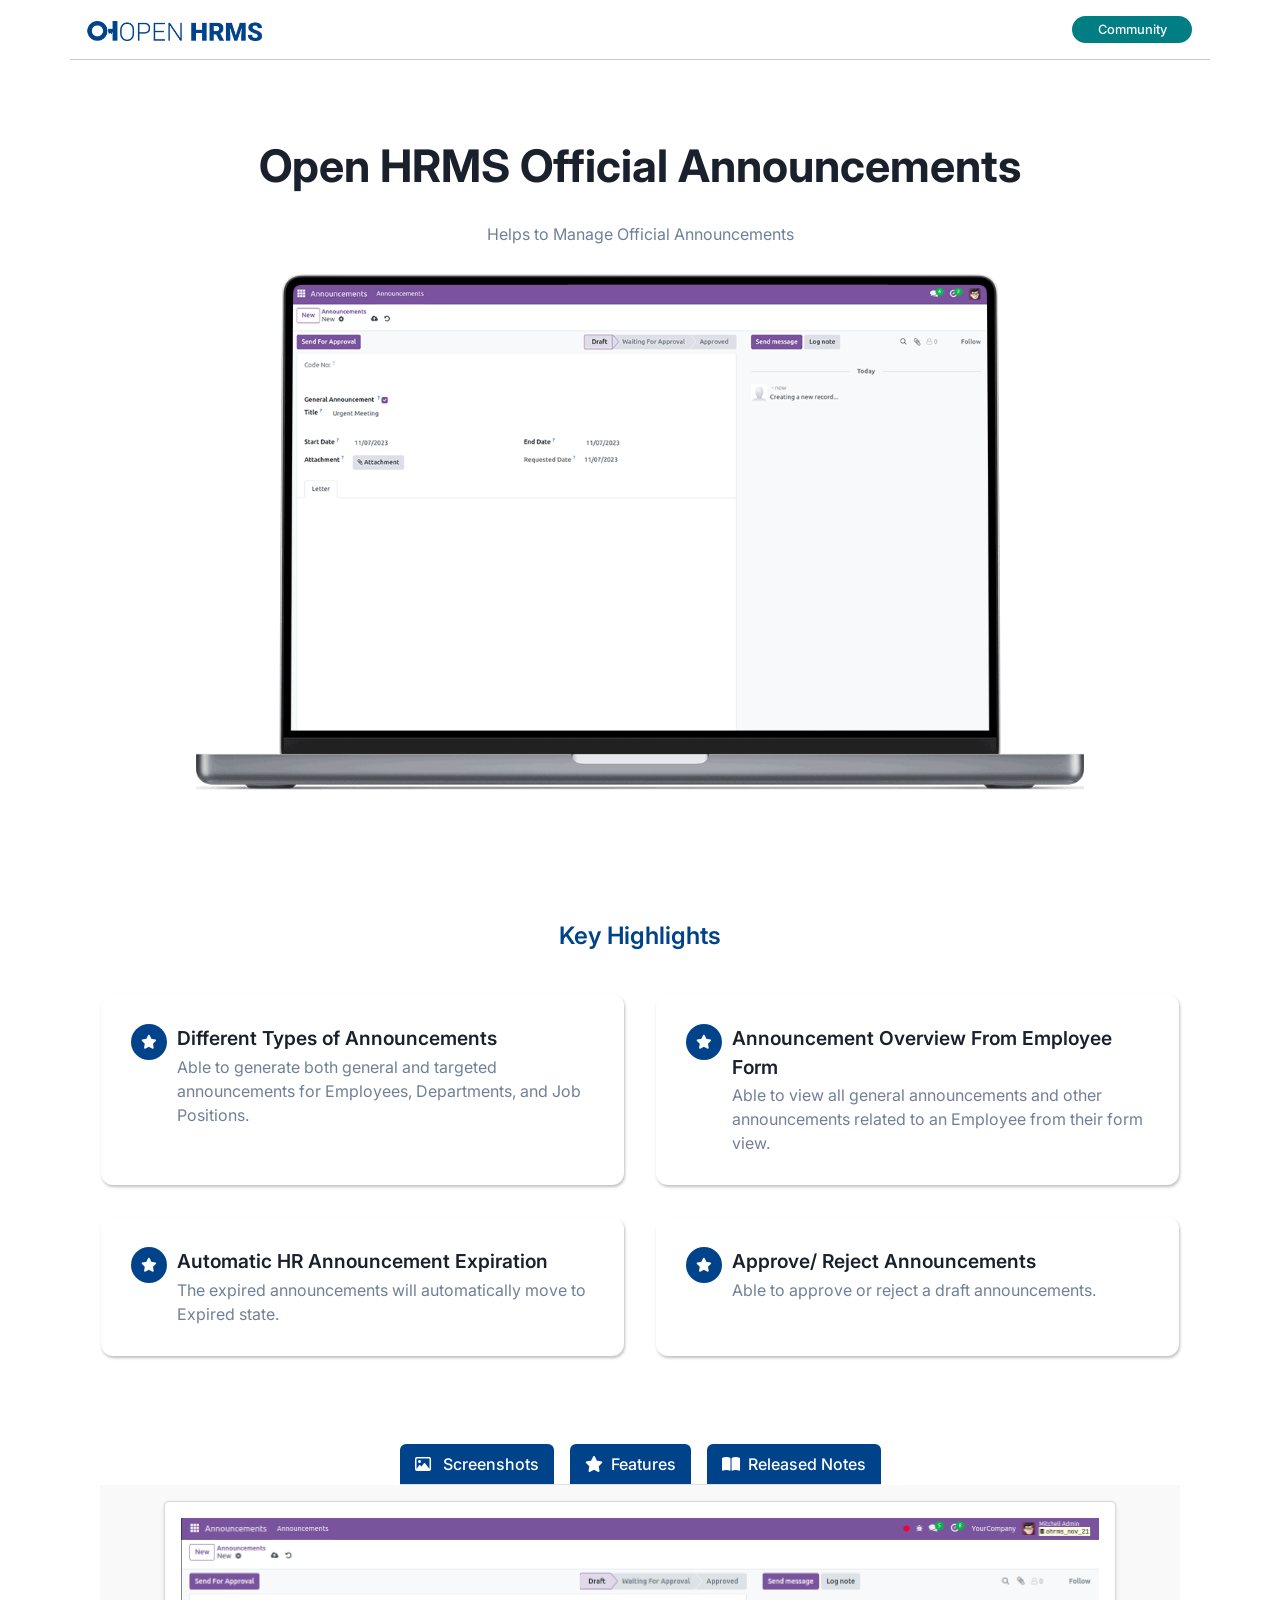
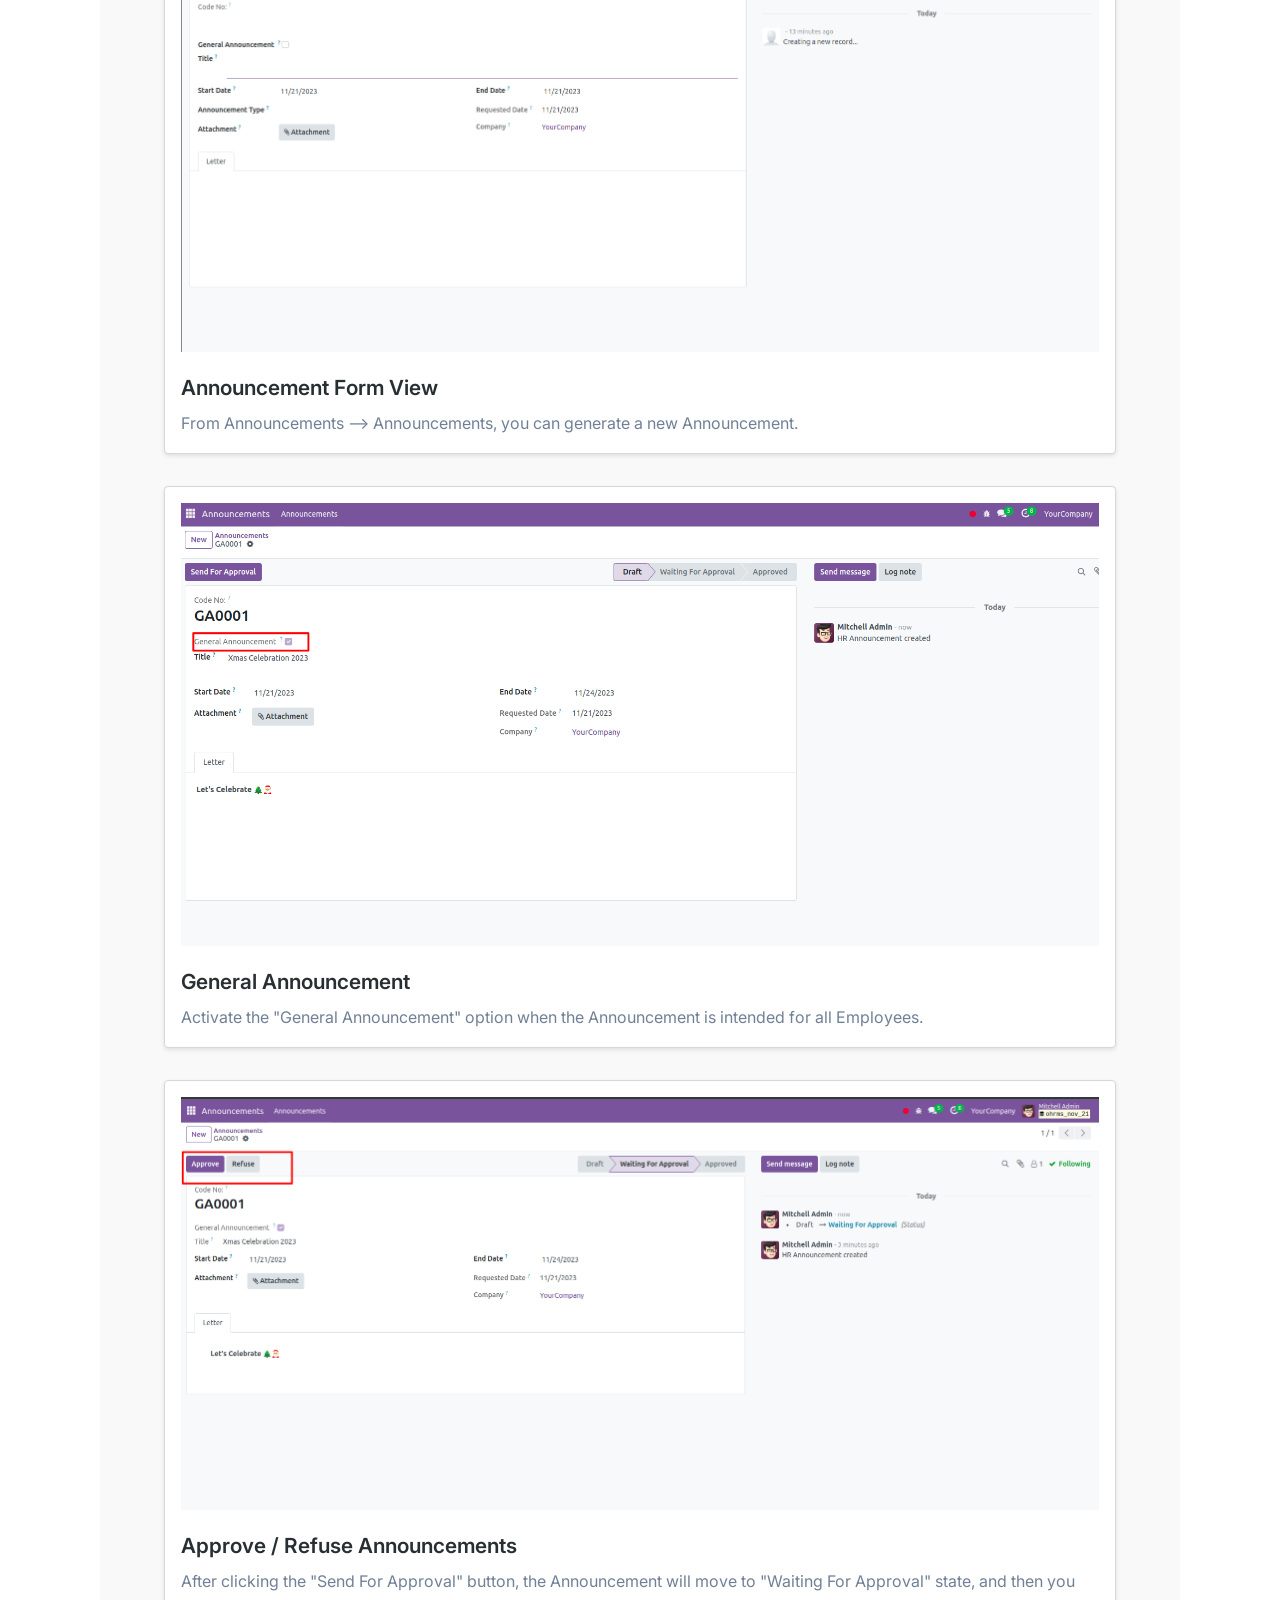
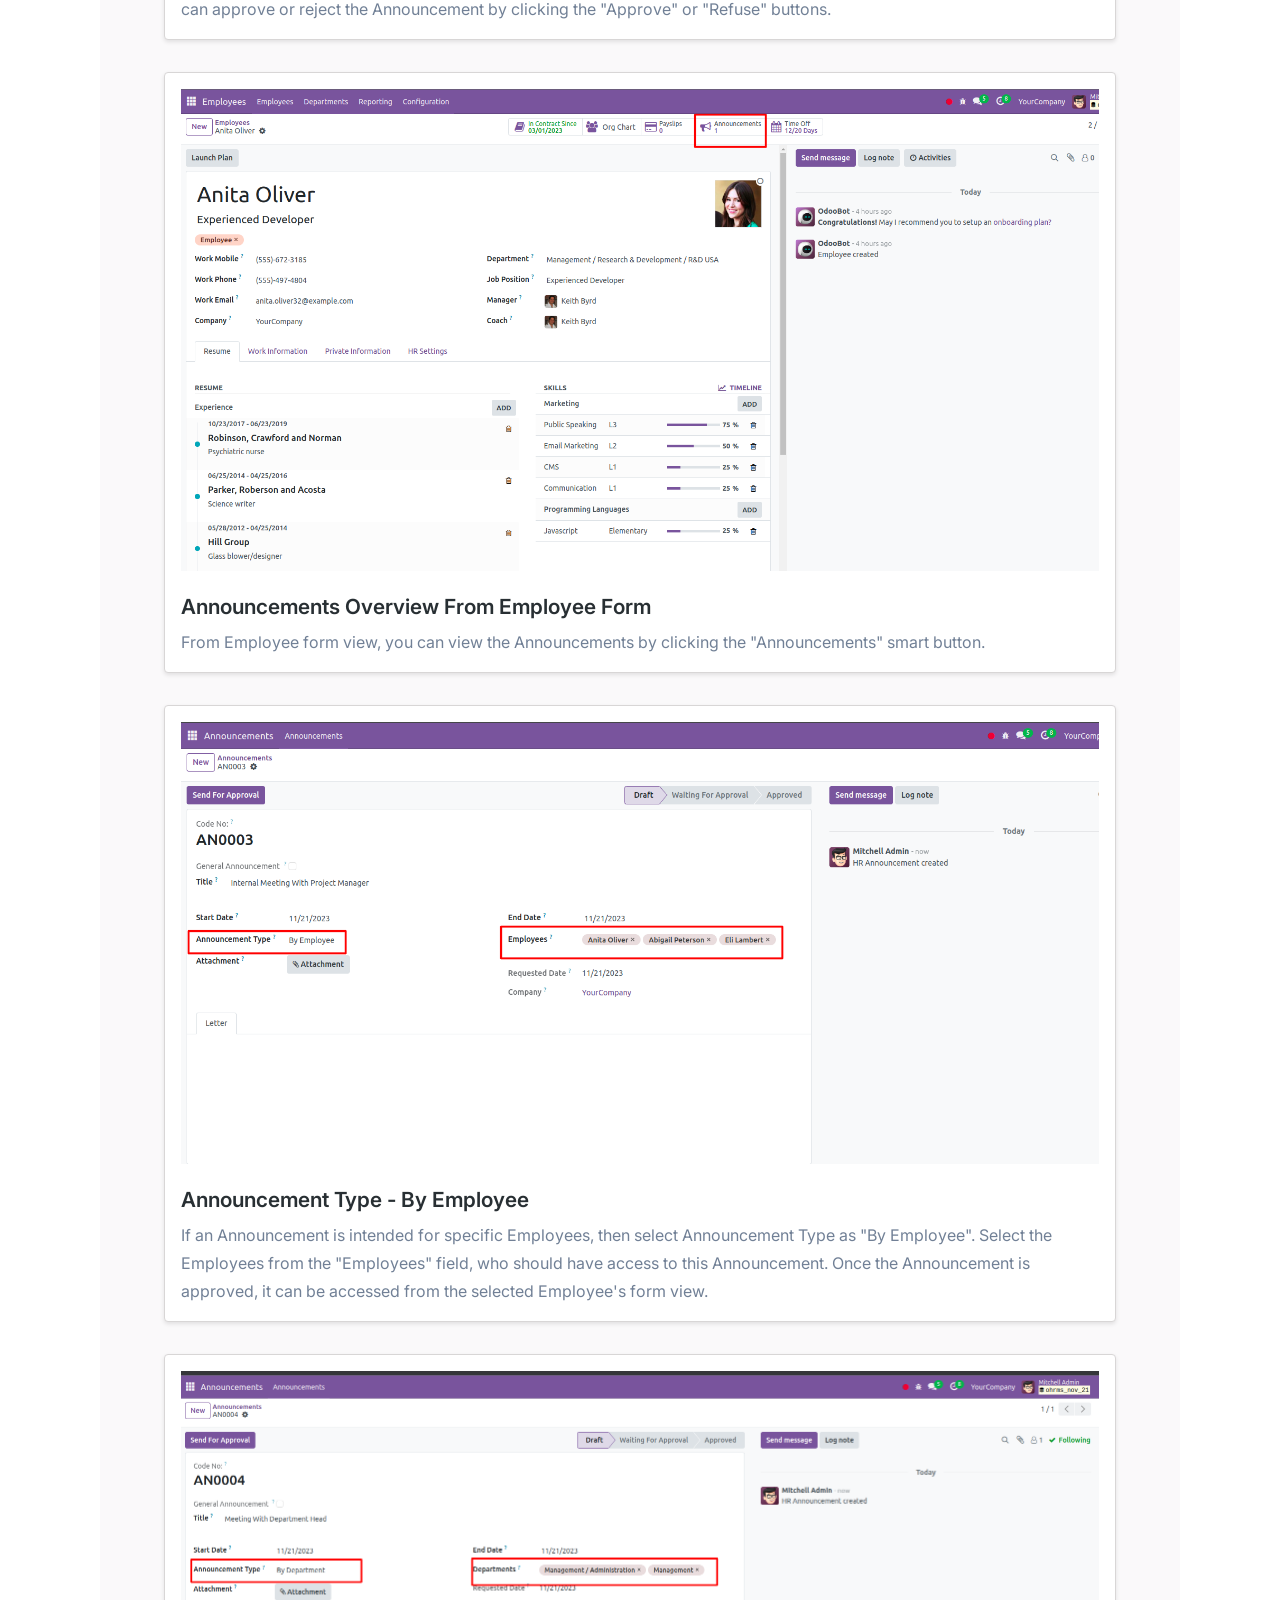
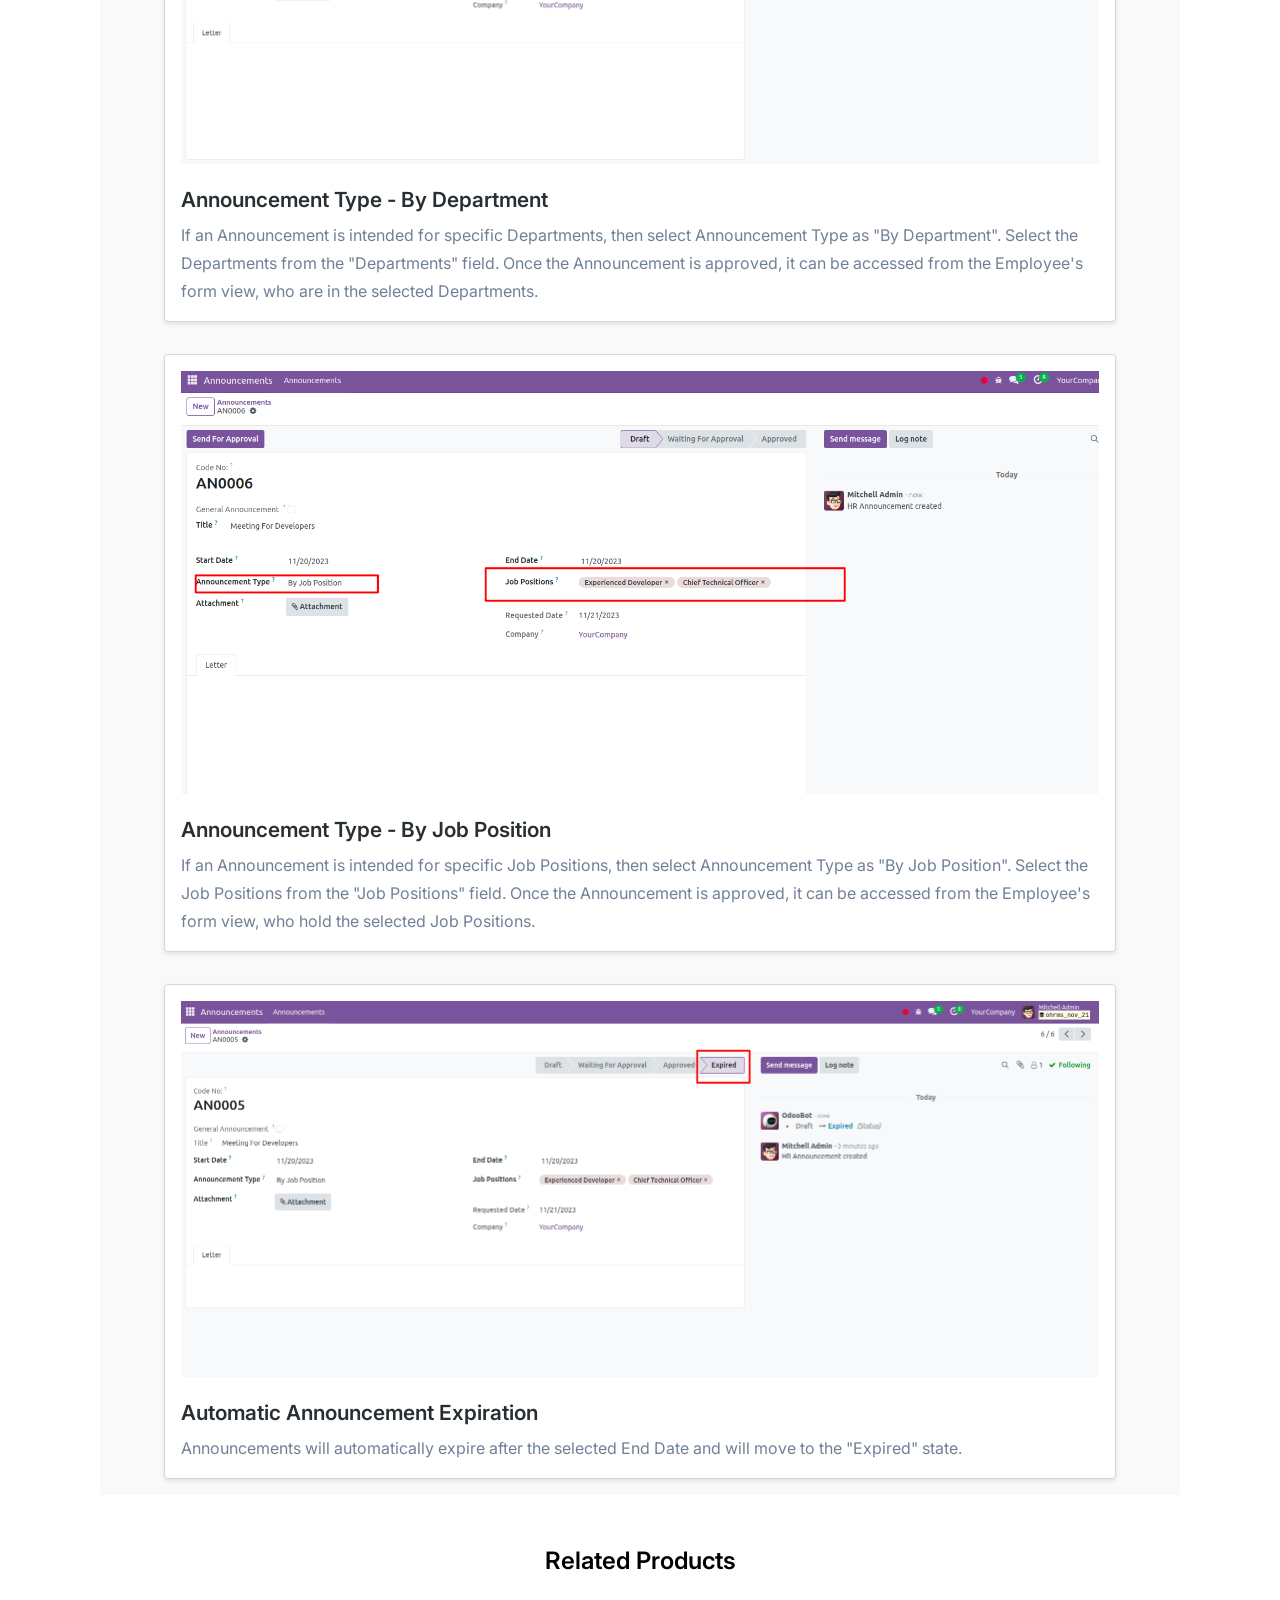
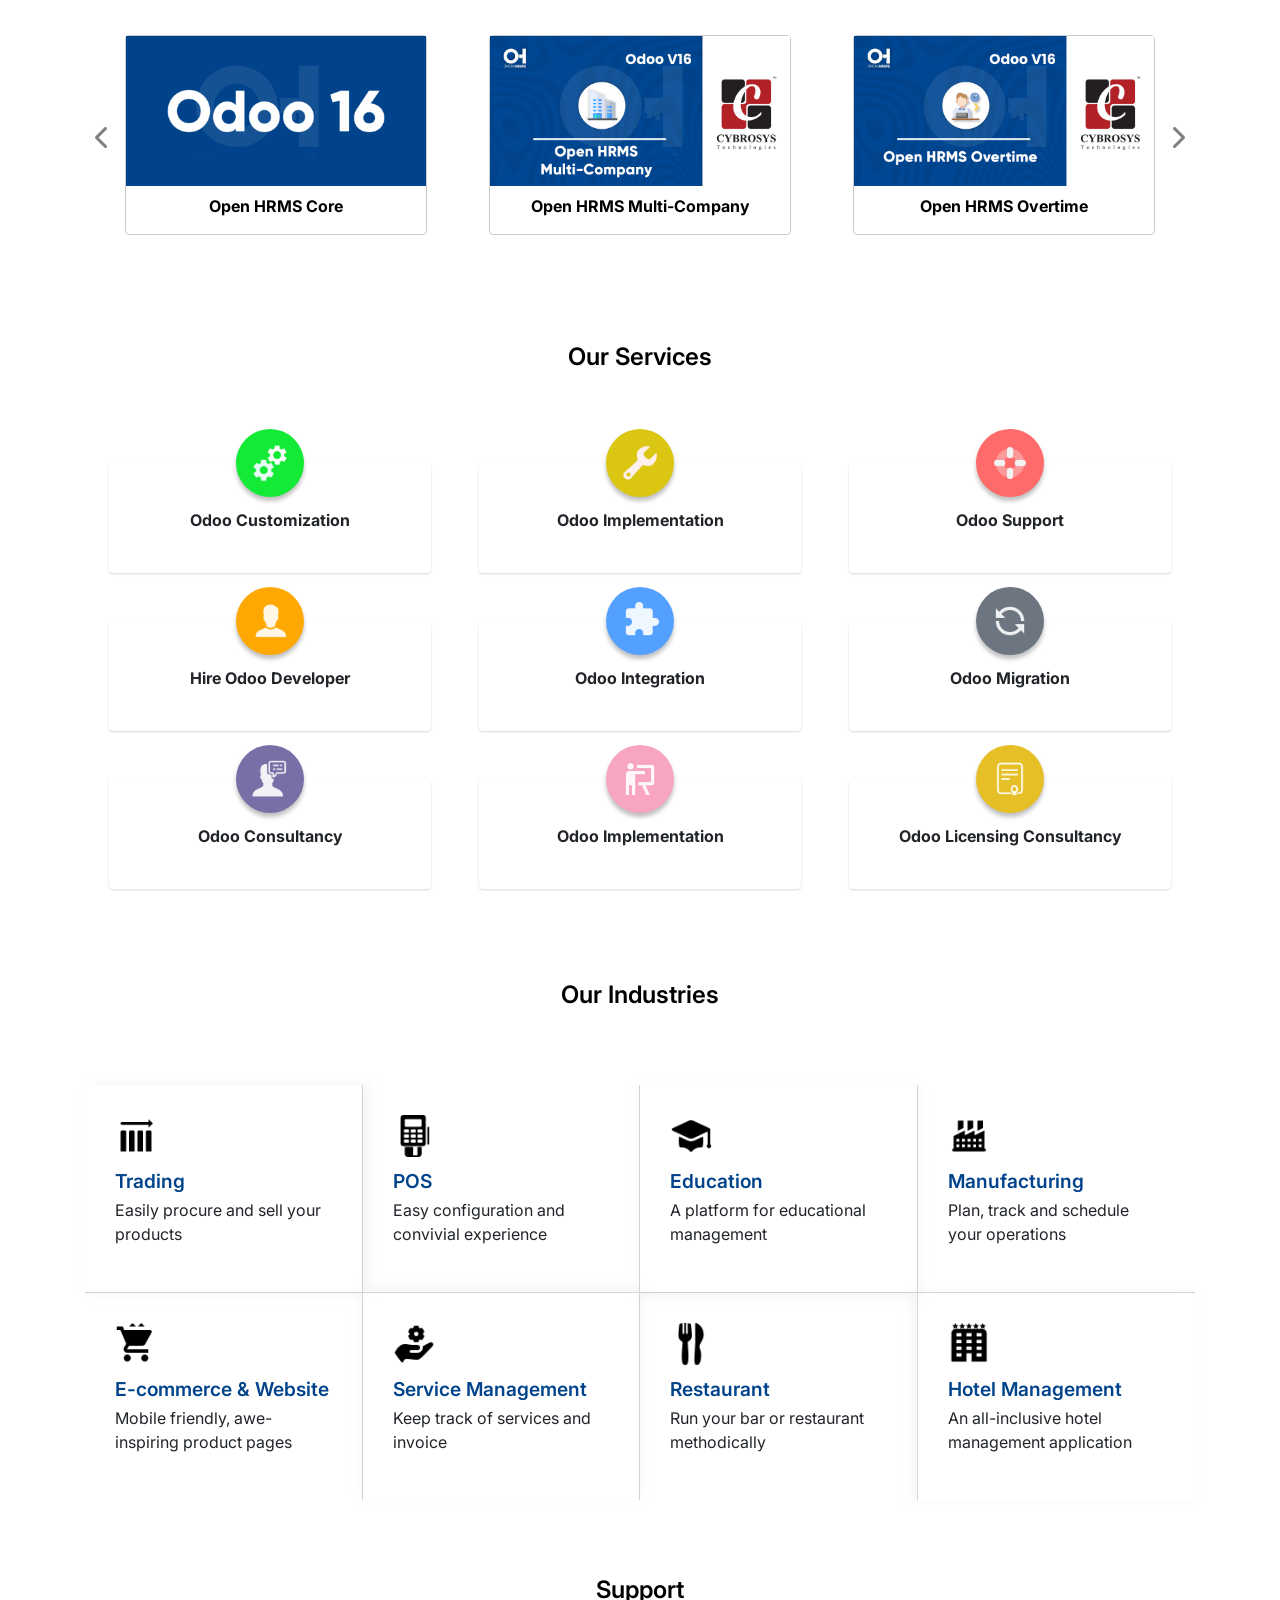
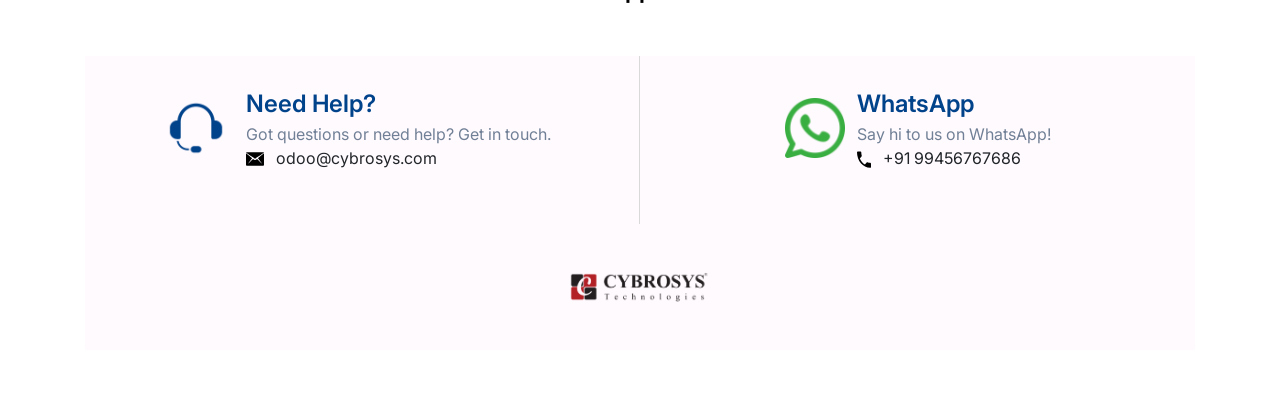
<file: hr_reward_warning/static/description/index.html>
<!DOCTYPE html>
<html lang="en">
<head>
    <meta charset="UTF-8">
    <meta name="viewport" content="width=device-width, initial-scale=1.0">
    <title>Open HRMS</title>
    <!-- Bootstrap CSS -->
    <link rel="stylesheet"
          href="https://cdn.jsdelivr.net/npm/bootstrap@4.0.0/dist/css/bootstrap.min.css"
          integrity="sha384-Gn5384xqQ1aoWXA+058RXPxPg6fy4IWvTNh0E263XmFcJlSAwiGgFAW/dAiS6JXm"
          crossorigin="anonymous">
    <link rel="stylesheet"
          href="https://cdnjs.cloudflare.com/ajax/libs/font-awesome/6.2.1/css/all.min.css">
    <link rel="preconnect" href="https://fonts.googleapis.com">
    <link rel="preconnect" href="https://fonts.gstatic.com" crossorigin>
    <link href="https://fonts.googleapis.com/css2?family=Inter:wght@400;500;600;700;800&display=swap"
          rel="stylesheet">
</head>
<body>
<section>
    <div class="container"
         style="font-family: 'Inter', sans-serif !important;background-color: #fff !important;">
        <div class="row">
            <div class="col-sm-12 col-md-12 col-lg-12 d-flex justify-content-between flex-wrap align-items-sm-center"
                 style="border-bottom:1px solid rgba(0, 0, 0, 0.22)">
                <div class="my-3">
                    <img src="assets/images/logo-horizontal (1).png"
                         style="width:auto !important; height:20px !important">
                </div>
                <div class="my-3 d-flex align-items-center">
                    <div class="text-center"
                         style="background-color:#017E84 !important;font-size: 0.8rem !important; color:#fff !important; font-weight:500 !important; padding:4px !important; margin:0 3px !important; border-radius:50px !important; min-width: 120px !important;">
                        Community
                    </div>
                </div>
            </div>
        </div>
        <div class="row">
            <div class="col-sm-12 col-md-12 col-lg-12 text-center d-flex align-items-center flex-column"
                 style="margin: 80px 0px !important;">
                <h1 style="font-size: 2.8rem;font-weight: 700; color:
                    #1A202C;">
                    Open HRMS Official Announcements</h1>
                <p class="my-3 mb-4"
                   style="max-width: 80%; font-weight: 400 !important; line-height: 32px; color: #718096;">
                    Helps to Manage Official Announcements
                </p>
                <div style="width: 80%;">
                    <img src="assets/screenshots/hero.gif"
                         class="img-responsive" width="100%" height="auto">
                </div>
            </div>
        </div>
        <div class="container mt-5 mb-5">
            <div class="col-lg-12 d-flex flex-column justify-content-center align-items-center mt-4">
                <p class="m-0"
                   style="font-weight: 600; font-size: 24px; color:#00438B !important">
                    Key Highlights
                </p>
            </div>
            <div class="row py-4">
                <div class="col-md-6 col-sm-12 p-3">
                    <div class="d-flex   h-100" style="padding: 30px;border-radius: 12px;
                                    background: #FFF;
                                    box-shadow: 1px 2px 3px 0px rgba(0, 0, 0, 0.25); ">
                        <div style="width: 36px; height: 36px; border-radius: 50%; background: #00438B;
                                    display: flex; justify-content: center; align-items: center;
                                    margin-right: 10px;flex-shrink: 0;">
                            <i class="fa-solid fa-star  "
                               style="color: #fff;font-size:14px;"></i>
                        </div>
                        <div>
                            <p style="color: #1A202C;font-weight: 600;
                                      font-size: 1.2rem; margin-bottom: 2px;">
                                Different Types of Announcements</p>
                            <p class="m-0" style="color:#718096">
                                Able to generate both general and targeted announcements for Employees, Departments, and
                                Job Positions.
                            </p>
                        </div>
                    </div>
                </div>
                <div class="col-md-6 col-sm-12 p-3">
                    <div class="d-flex   h-100" style="padding: 30px;border-radius: 12px;
                                    background: #FFF;
                                    box-shadow: 1px 2px 3px 0px rgba(0, 0, 0, 0.25); ">
                        <div style="width: 36px; height: 36px; border-radius: 50%; background:#00438B;
                                    display: flex; justify-content: center; align-items: center;
                                    margin-right: 10px;flex-shrink: 0;">
                            <i class="fa-solid fa-star  "
                               style="color: #fff;font-size:14px;"></i>
                        </div>
                        <div>
                            <p style="color: #1A202C;font-weight: 600;
                                      font-size: 1.2rem; margin-bottom: 2px;">
                                Announcement Overview From Employee Form</p>
                            <p class="m-0" style="color:#718096">
                                Able to view all general announcements and other announcements related to an Employee
                                from their form view.
                            </p>
                        </div>
                    </div>
                </div>
                <div class="col-md-6 col-sm-12 p-3">
                    <div class="d-flex   h-100" style="padding: 30px;border-radius: 12px;
                                    background: #FFF;
                                    box-shadow: 1px 2px 3px 0px rgba(0, 0, 0, 0.25); ">
                        <div style="width: 36px; height: 36px; border-radius: 50%; background:#00438B;
                                    display: flex; justify-content: center; align-items: center;
                                    margin-right: 10px;flex-shrink: 0;">
                            <i class="fa-solid fa-star  "
                               style="color: #fff;font-size:14px;"></i>
                        </div>
                        <div>
                            <p style="color: #1A202C;font-weight: 600;
                                      font-size: 1.2rem; margin-bottom: 2px;">
                                Automatic HR Announcement Expiration</p>
                            <p class="m-0" style="color:#718096">
                                The expired announcements will automatically move to Expired state.
                            </p>
                        </div>
                    </div>
                </div>
                <div class="col-md-6 col-sm-12 p-3">
                    <div class="d-flex   h-100" style="padding: 30px;border-radius: 12px;
                                    background: #FFF;
                                    box-shadow: 1px 2px 3px 0px rgba(0, 0, 0, 0.25); ">
                        <div style="width: 36px; height: 36px; border-radius: 50%; background:#00438B;
                                    display: flex; justify-content: center; align-items: center;
                                    margin-right: 10px;flex-shrink: 0;">
                            <i class="fa-solid fa-star  "
                               style="color: #fff;font-size:14px;"></i>
                        </div>
                        <div>
                            <p style="color: #1A202C;font-weight: 600;
                                      font-size: 1.2rem; margin-bottom: 2px;">
                                Approve/ Reject Announcements</p>
                            <p class="m-0" style="color:#718096">
                                Able to approve or reject a draft announcements.
                            </p>
                        </div>
                    </div>
                </div>
            </div>
        </div>
        <div class="container rounded">
            <ul class="nav nav-tabs d-flex"
                style="width: fit-content;margin: 0 auto;gap: 1rem;">
                <li class="col text-center py-2 text-nowrap "
                    style="color: #fff; background-color: #00438B;border-radius: 6px 6px 0px 0px;">
                    <a
                            class="active show" data-toggle="tab" href="#tab1"
                            style="color: #fff;font-weight: 500; background-color: #00438B; text-decoration: none;">
                        <i class="fa-regular fa-image  pr-2"
                           style="color: #fff;"></i>
                        Screenshots</a></li>
                <li class="col text-center py-2 text-nowrap "
                    style="color: #fff; background-color: #00438B;border-radius: 6px 6px 0px 0px;">
                    <a
                            data-toggle="tab" href="#tab2"
                            style="color: #fff;font-weight: 500;  text-decoration: none;"><i
                            class="fa-solid fa-star  pr-2"
                            style="color: #fff;"></i>Features</a></li>
                <li class="col text-center py-2 text-nowrap "
                    style="color: #fff; background-color: #00438B;border-radius: 6px 6px 0px 0px;">
                    <a
                            data-toggle="tab" href="#tab3"
                            style="color: #fff;font-weight: 500; text-decoration: none; background-color:#00438B;"><i
                            class="fa-solid fa-book-open  pr-2"
                            style="color: #fff;"></i>Released Notes</a></li>
            </ul>
            <div class="tab-content"
                 style="background-color: rgba(121, 113, 119, 0.04);">
                <div id="tab1" class="tab-pane fade in active show">
                    <div class="col-lg-12 py-2"
                         style="padding: 1rem 4rem !important;">
                        <div
                                style="border: 1px solid #d8d6d6; border-radius: 4px; background: #fff; box-shadow: 0 2px 4px rgba(0, 0, 0, 0.1);">
                            <div class="row justify-content-center p-3 w-100 m-0">
                                <img src="assets/screenshots/screenshot_1.png"
                                     class="img-responsive"
                                     width="100%" height="auto">
                            </div>
                            <div class="px-3">
                                <h4 class="mt-2"
                                    style=" font-weight:600 !important; color:#282F33 !important; font-size:1.3rem !important">
                                    Announcement Form View</h4>
                                <p style=" color:#718096!important; font-size:1rem !important;line-height: 28px;">
                                    From Announcements --> Announcements, you can generate a new Announcement.
                                </p>
                            </div>
                        </div>
                    </div>
                    <div class="col-lg-12 py-2"
                         style="padding: 1rem 4rem !important;">
                        <div style="border: 1px solid #d8d6d6; border-radius: 4px; background: #fff; box-shadow: 0 2px 4px rgba(0, 0, 0, 0.1);">
                            <div class="row justify-content-center p-3 w-100 m-0">
                                <img src="assets/screenshots/screenshot_2.png"
                                     class="img-responsive"
                                     width="100%" height="auto">
                            </div>
                            <div class="px-3">
                                <h4 class="mt-2"
                                    style=" font-weight:600 !important; color:#282F33 !important; font-size:1.3rem !important">
                                    General Announcement
                                </h4>
                                <p style=" color:#718096!important; font-size:1rem !important;line-height: 28px;">
                                    Activate the "General Announcement" option when the Announcement is intended for all
                                    Employees.
                                </p>
                            </div>
                        </div>
                    </div>
                    <div class="col-lg-12 py-2"
                         style="padding: 1rem 4rem !important;">
                        <div style="border: 1px solid #d8d6d6; border-radius: 4px; background: #fff; box-shadow: 0 2px 4px rgba(0, 0, 0, 0.1);">
                            <div class="row justify-content-center p-3 w-100 m-0">
                                <img src="assets/screenshots/screenshot_3.png"
                                     class="img-responsive"
                                     width="100%" height="auto">
                            </div>
                            <div class="px-3">
                                <h4 class="mt-2"
                                    style=" font-weight:600 !important; color:#282F33 !important; font-size:1.3rem !important">
                                    Approve / Refuse Announcements
                                </h4>
                                <p style=" color:#718096!important; font-size:1rem !important;line-height: 28px;">
                                    After clicking the "Send For Approval" button, the Announcement will move to
                                    "Waiting For Approval" state, and then you can approve or reject the Announcement by
                                    clicking the "Approve" or "Refuse" buttons.
                                </p>
                            </div>
                        </div>
                    </div>
                    <div class="col-lg-12 py-2"
                         style="padding: 1rem 4rem !important;">
                        <div style="border: 1px solid #d8d6d6; border-radius: 4px; background: #fff; box-shadow: 0 2px 4px rgba(0, 0, 0, 0.1);">
                            <div class="row justify-content-center p-3 w-100 m-0">
                                <img src="assets/screenshots/screenshot_4.png"
                                     class="img-responsive"
                                     width="100%" height="auto">
                            </div>
                            <div class="px-3">
                                <h4 class="mt-2"
                                    style=" font-weight:600 !important; color:#282F33 !important; font-size:1.3rem !important">
                                    Announcements Overview From Employee Form
                                </h4>
                                <p style=" color:#718096!important; font-size:1rem !important;line-height: 28px;">
                                    From Employee form view, you can view the Announcements by clicking the
                                    "Announcements" smart button.

                                </p>
                            </div>
                        </div>
                    </div>
                    <div class="col-lg-12 py-2"
                         style="padding: 1rem 4rem !important;">
                        <div style="border: 1px solid #d8d6d6; border-radius: 4px; background: #fff; box-shadow: 0 2px 4px rgba(0, 0, 0, 0.1);">
                            <div class="row justify-content-center p-3 w-100 m-0">
                                <img src="assets/screenshots/screenshot_5.png"
                                     class="img-responsive"
                                     width="100%" height="auto">
                            </div>
                            <div class="px-3">
                                <h4 class="mt-2"
                                    style=" font-weight:600 !important; color:#282F33 !important; font-size:1.3rem !important">
                                    Announcement Type - By Employee
                                </h4>
                                <p style=" color:#718096!important; font-size:1rem !important;line-height: 28px;">
                                    If an Announcement is intended for specific Employees, then select Announcement Type
                                    as "By Employee".
                                    Select the Employees from the "Employees" field, who should have access to this
                                    Announcement.
                                    Once the Announcement is approved, it can be accessed from the selected Employee's
                                    form view.
                                </p>
                            </div>
                        </div>
                    </div>
                    <div class="col-lg-12 py-2"
                         style="padding: 1rem 4rem !important;">
                        <div style="border: 1px solid #d8d6d6; border-radius: 4px; background: #fff; box-shadow: 0 2px 4px rgba(0, 0, 0, 0.1);">
                            <div class="row justify-content-center p-3 w-100 m-0">
                                <img src="assets/screenshots/screenshot_6.png"
                                     class="img-responsive"
                                     width="100%" height="auto">
                            </div>
                            <div class="px-3">
                                <h4 class="mt-2"
                                    style=" font-weight:600 !important; color:#282F33 !important; font-size:1.3rem !important">
                                    Announcement Type - By Department
                                </h4>
                                <p style=" color:#718096!important; font-size:1rem !important;line-height: 28px;">
                                    If an Announcement is intended for specific Departments, then select Announcement
                                    Type
                                    as "By Department".
                                    Select the Departments from the "Departments" field.
                                    Once the Announcement is approved, it can be accessed from the Employee's
                                    form view, who are in the selected Departments.
                                </p>
                            </div>
                        </div>
                    </div>
                    <div class="col-lg-12 py-2"
                         style="padding: 1rem 4rem !important;">
                        <div style="border: 1px solid #d8d6d6; border-radius: 4px; background: #fff; box-shadow: 0 2px 4px rgba(0, 0, 0, 0.1);">
                            <div class="row justify-content-center p-3 w-100 m-0">
                                <img src="assets/screenshots/screenshot_8.png"
                                     class="img-responsive"
                                     width="100%" height="auto">
                            </div>
                            <div class="px-3">
                                <h4 class="mt-2"
                                    style=" font-weight:600 !important; color:#282F33 !important; font-size:1.3rem !important">
                                    Announcement Type - By Job Position
                                </h4>
                                <p style=" color:#718096!important; font-size:1rem !important;line-height: 28px;">
                                    If an Announcement is intended for specific Job Positions, then select Announcement
                                    Type
                                    as "By Job Position".
                                    Select the Job Positions from the "Job Positions" field.
                                    Once the Announcement is approved, it can be accessed from the Employee's
                                    form view, who hold the selected Job Positions.
                                </p>
                            </div>
                        </div>
                    </div>
                    <div class="col-lg-12 py-2"
                         style="padding: 1rem 4rem !important;">
                        <div style="border: 1px solid #d8d6d6; border-radius: 4px; background: #fff; box-shadow: 0 2px 4px rgba(0, 0, 0, 0.1);">
                            <div class="row justify-content-center p-3 w-100 m-0">
                                <img src="assets/screenshots/screenshot_7.png"
                                     class="img-responsive"
                                     width="100%" height="auto">
                            </div>
                            <div class="px-3">
                                <h4 class="mt-2"
                                    style=" font-weight:600 !important; color:#282F33 !important; font-size:1.3rem !important">
                                    Automatic Announcement Expiration
                                </h4>
                                <p style=" color:#718096!important; font-size:1rem !important;line-height: 28px;">
                                    Announcements will automatically expire after the selected End Date and will move
                                    to the "Expired" state.
                                </p>
                            </div>
                        </div>
                    </div>
                </div>

                <div id="tab2" class="tab-pane fade">
                    <div class="col-mg-12" style="padding: 1rem 4rem;">
                        <ul style="list-style: none; padding: 1rem 0;font-weight: 500;">
                            <li class="py-3"
                                style="font-weight: 500;background-color: #fff; border-radius: 4px; padding: 1rem; margin-bottom: 1rem; box-shadow: 0 2px 4px rgba(0, 0, 0, 0.1);">
                                    <span style="margin-right: 12px;"><img
                                            src="assets/images/star (1) 2.svg"
                                            alt=""
                                            width="16px"></span>
                                Different Types of Announcements.
                            </li>
                            <li class="py-3"
                                style="font-weight: 500;background-color: #fff; border-radius: 4px; padding: 1rem; margin-bottom: 1rem; box-shadow: 0 2px 4px rgba(0, 0, 0, 0.1);">
                                    <span style="margin-right: 12px;"><img
                                            src="assets/images/star (1) 2.svg"
                                            alt=""
                                            width="16px"></span>
                                Announcement Overview From Employee Form
                            </li>
                            <li class="py-3"
                                style="font-weight: 500;background-color: #fff; border-radius: 4px; padding: 1rem; margin-bottom: 1rem; box-shadow: 0 2px 4px rgba(0, 0, 0, 0.1);">
                                    <span style="margin-right: 12px;"><img
                                            src="assets/images/star (1) 2.svg"
                                            alt=""
                                            width="16px"></span>
                                Automatic HR Announcement Expiration
                            </li>
                            <li class="py-3"
                                style="font-weight: 500;background-color: #fff; border-radius: 4px; padding: 1rem; margin-bottom: 1rem; box-shadow: 0 2px 4px rgba(0, 0, 0, 0.1);">
                                    <span style="margin-right: 12px;"><img
                                            src="assets/images/star (1) 2.svg"
                                            alt=""
                                            width="16px"></span>
                                Approve/ Reject Announcements
                            </li>
                        </ul>
                    </div>
                </div>
                <div id="tab3" class="tab-pane fade">
                    <div class="col-mg-12 active" style="padding: 1rem 4rem;">
                        <div class="py-3"
                             style="font-weight: 500;background-color: #fff; border-radius: 4px; padding: 1rem; box-shadow: 0 2px 4px rgba(0, 0, 0, 0.1);">
                            <div class="d-flex mb-3"
                                 style="font-size: 0.8rem; font-weight: 500;"><span>Version
                                        17.0.1.0.0</span><span class="px-2">|</span><span
                                    style="color: #00438B;font-weight: 600;">Released on:21st November 2023</span>
                            </div>
                            <p class="m-0"
                               style=" color:#718096!important; font-size:1rem !important;line-height: 28px;">
                                Initial Commit for Open HRMS Official Announcements</p>
                        </div>
                    </div>
                </div>
            </div>
        </div>
        <div class="container mt-5">
            <div class="col-lg-12 d-flex flex-column justify-content-center align-items-center mt-5">
                <p class="m-0"
                   style="font-weight: 600; font-size: 24px; color:#000 !important">
                    Related Products</p>
            </div>
        </div>
        <div id="myCarousel" class="carousel slide py-3" data-ride="carousel">
            <div class="carousel-inner">
                <div class="carousel-item active">
                    <div class="row p-4">
                        <div class="col">
                            <div class="p-3">
                                <a href="https://apps.odoo.com/apps/modules/16.0/ohrms_core/"
                                   style="color: #000; text-decoration: none;">
                                    <div style="border:1px solid #CBCBCB !important;border-radius: 4px;">
                                        <div style="width: 300px; ">
                                            <img src="assets/modules/core_image.gif"
                                                 alt="" width="100%"
                                                 height="auto">
                                        </div>
                                        <p class="text-center pt-2 text-black font-weight-bold">
                                            Open HRMS Core</p>
                                    </div>
                                </a>
                            </div>
                        </div>
                        <div class="col">
                            <div class="p-3">
                                <a href="https://apps.odoo.com/apps/modules/16.0/hr_multi_company/"
                                   style="color: #000; text-decoration: none;">
                                    <div style="border:1px solid #CBCBCB !important;border-radius: 4px;">
                                        <div style="width: 300px; ">
                                            <img src="assets/modules/multi_image.png"
                                                 alt="" width="100%"
                                                 height="auto">
                                        </div>
                                        <p class="text-center pt-2 text-black font-weight-bold">
                                            Open HRMS Multi-Company</p>
                                    </div>
                                </a>
                            </div>
                        </div>
                        <div class="col">
                            <div class="p-3">
                                <a href="https://apps.odoo.com/apps/modules/16.0/ohrms_overtime/"
                                   style="color: #000; text-decoration: none;">
                                    <div style="border:1px solid #CBCBCB !important;border-radius: 4px;">
                                        <div style="width: 300px; ">
                                            <img src="assets/modules/overtime_image.png"
                                                 alt="" width="100%"
                                                 height="auto">
                                        </div>
                                        <p class="text-center pt-2 text-black font-weight-bold">
                                            Open HRMS Overtime</p>
                                    </div>
                                </a>
                            </div>
                        </div>
                    </div>
                </div>
                <div class="carousel-item">
                    <div class="row p-4">
                        <div class="col">
                            <div class="p-3">
                                <a href="https://apps.odoo.com/apps/modules/16.0/oh_appraisal/"
                                   style="color: #000; text-decoration: none;">
                                    <div style="border:1px solid #CBCBCB !important;border-radius: 4px;">
                                        <div style="width: 300px; ">
                                            <img src="assets/modules/appraisal_image.png"
                                                 alt="" width="100%"
                                                 height="auto">
                                        </div>
                                        <p class="text-center pt-2 text-black font-weight-bold">
                                            Open HRMS Employee Appraisal</p>
                                    </div>
                                </a>
                            </div>
                        </div>
                        <div class="col">
                            <div class="p-3">
                                <a href="https://apps.odoo.com/apps/modules/16.0/hr_employee_updation/"
                                   style="color: #000; text-decoration: none;">
                                    <div style="border:1px solid #CBCBCB !important;border-radius: 4px;">
                                        <div style="width: 300px;">
                                            <img src="assets/modules/info_image.png"
                                                 alt="" width="100%"
                                                 height="auto">
                                        </div>
                                        <p class="text-center pt-2 text-black font-weight-bold">
                                            Open HRMS Employee Info</p>
                                    </div>
                                </a>
                            </div>
                        </div>
                        <div class="col">
                            <div class="p-3">
                                <a href="https://apps.odoo.com/apps/modules/16.0/ohrms_salary_advance/"
                                   style="color: #000; text-decoration: none;">
                                    <div style="border:1px solid #CBCBCB !important;border-radius: 4px;">
                                        <div style="width: 300px;">
                                            <img src="assets/modules/advance_image.png"
                                                 alt="" width="100%"
                                                 height="auto">
                                        </div>
                                        <p class="text-center pt-2 text-black font-weight-bold">
                                            Open HRMS Advance Salary</p>
                                    </div>
                                </a>
                            </div>
                        </div>
                    </div>
                </div>
            </div>
            <a class="carousel-control-prev" href="#myCarousel"
               data-slide="prev" style="width: 35px; color: #000;">
                    <span class="carousel-control-prev-icon">
                        <i class="fa fa-chevron-left"
                           style="font-size: 24px;"></i>
                    </span>
            </a>
            <a class="carousel-control-next" href="#myCarousel"
               data-slide="next" style="width: 35px; color: #000;">
                    <span class="carousel-control-next-icon">
                        <i class="fa fa-chevron-right"
                           style="font-size: 24px;"></i>
                    </span>
            </a>
        </div>
        <div class="container mt-5">
            <div class="col-lg-12 d-flex flex-column justify-content-center align-items-center mt-4">
                <p class="m-0"
                   style="font-weight: 600; font-size: 24px; color:#000 !important">
                    Our Services</p>
            </div>
        </div>
        <div class="container my-5">
            <div class="row py-3">
                <div class="col-md-4 col-sm-6 px-4 py-4">
                    <div style="background-color: #fff; padding: 25px; text-align: center;  box-shadow: rgba(0, 0, 0, 0.1) 0px 1px 3px 0px, rgba(0, 0, 0, 0.06) 0px 1px 2px 0px; position: relative;border-radius: 4px;">
                        <div style="position: absolute; top: 0%; left: 50%; transform: translate(-50%, -50%);">
                            <div style="background-color:#13EA36 ; border-radius: 50%; padding: 15px;    width: 68px;
                                    height: 68px; display: inline-block; box-shadow:0px 4px 4px rgba(0, 0, 0, 0.25);">
                                <img src="assets/images/cogs.png"
                                     alt="service-icon"
                                     width="38px" height="auto">
                            </div>
                        </div>
                        <p style="margin-top: 20px; font-weight: bold;">Odoo
                            Customization</p>
                    </div>
                </div>
                <div class="col-md-4 col-sm-6 px-4 py-4">
                    <div style="background-color: #fff; padding: 25px; text-align: center; box-shadow: rgba(0, 0, 0, 0.1) 0px 1px 3px 0px, rgba(0, 0, 0, 0.06) 0px 1px 2px 0px; position: relative;border-radius: 4px;">
                        <div style="position: absolute; top: 0%; left: 50%; transform: translate(-50%, -50%);">
                            <div style="background-color:#DBC711; border-radius: 50%; padding: 15px;    width: 68px;
                                    height: 68px; display: inline-block; box-shadow:0px 4px 4px rgba(0, 0, 0, 0.25);">
                                <img src="assets/images/wrench.png"
                                     alt="service-icon"
                                     width="38px" height="auto">
                            </div>
                        </div>
                        <p style="margin-top: 20px; font-weight: bold;">Odoo
                            Implementation</p>
                    </div>
                </div>
                <div class="col-md-4 col-sm-6 px-4 py-4">
                    <div style="background-color: #fff; padding: 25px; text-align: center;  box-shadow: rgba(0, 0, 0, 0.1) 0px 1px 3px 0px, rgba(0, 0, 0, 0.06) 0px 1px 2px 0px; position: relative; border-radius: 4px;">
                        <div style="position: absolute; top: 0%; left: 50%; transform: translate(-50%, -50%);">
                            <div style="background-color:#FF6B6B ; border-radius: 50%; padding: 15px;    width: 68px;
                                    height: 68px; display: inline-block; box-shadow:0px 4px 4px rgba(0, 0, 0, 0.25);">
                                <img src="assets/images/lifebuoy.png"
                                     alt="service-icon" width="38px"
                                     height="auto">
                            </div>
                        </div>
                        <p style="margin-top: 20px; font-weight: bold;">Odoo
                            Support</p>
                    </div>
                </div>
                <div class="col-md-4 col-sm-6 px-4 py-4">
                    <div style="background-color: #fff; padding: 25px; text-align: center; box-shadow: rgba(0, 0, 0, 0.1) 0px 1px 3px 0px, rgba(0, 0, 0, 0.06) 0px 1px 2px 0px; position: relative; border-radius: 4px;">
                        <div style="position: absolute; top: 0%; left: 50%; transform: translate(-50%, -50%);">
                            <div style="background-color:#FFA801 ; border-radius: 50%; padding: 15px;    width: 68px;
                                    height: 68px; display: inline-block; box-shadow:0px 4px 4px rgba(0, 0, 0, 0.25);">
                                <img src="assets/images/user.png"
                                     alt="service-icon"
                                     width="38px" height="auto">
                            </div>
                        </div>
                        <p style="margin-top: 20px; font-weight: bold;">Hire
                            Odoo Developer</p>
                    </div>
                </div>
                <div class="col-md-4 col-sm-6 px-4 py-4">
                    <div style="background-color: #fff; padding: 25px; text-align: center;  box-shadow: rgba(0, 0, 0, 0.1) 0px 1px 3px 0px, rgba(0, 0, 0, 0.06) 0px 1px 2px 0px; position: relative; border-radius: 4px;">
                        <div style="position: absolute; top: 0%; left: 50%; transform: translate(-50%, -50%);">
                            <div style="background-color:#54A0FF; border-radius: 50%; padding: 15px;    width: 68px;
                                    height: 68px; display: inline-block; box-shadow:0px 4px 4px rgba(0, 0, 0, 0.25);">
                                <img src="assets/images/puzzle.png"
                                     alt="service-icon"
                                     width="38px" height="auto">
                            </div>
                        </div>
                        <p style="margin-top: 20px; font-weight: bold;">Odoo
                            Integration</p>
                    </div>
                </div>
                <div class="col-md-4 col-sm-6 px-4 py-4">
                    <div style="background-color: #fff; padding: 25px; text-align: center;  box-shadow: rgba(0, 0, 0, 0.1) 0px 1px 3px 0px, rgba(0, 0, 0, 0.06) 0px 1px 2px 0px; position: relative;border-radius: 4px;">
                        <div style="position: absolute; top: 0%; left: 50%; transform: translate(-50%, -50%);">
                            <div style="background-color:#6D7680 ; border-radius: 50%; padding: 15px;    width: 68px;
                                    height: 68px; display: inline-block; box-shadow:0px 4px 4px rgba(0, 0, 0, 0.25);">
                                <img src="assets/images/update.png"
                                     alt="service-icon"
                                     width="38px" height="auto">
                            </div>
                        </div>
                        <p style="margin-top: 20px; font-weight: bold;">Odoo
                            Migration</p>
                    </div>
                </div>
                <div class="col-md-4 col-sm-6 px-4 py-4">
                    <div style="background-color: #fff; padding: 25px; text-align: center;  box-shadow: rgba(0, 0, 0, 0.1) 0px 1px 3px 0px, rgba(0, 0, 0, 0.06) 0px 1px 2px 0px; position: relative;border-radius: 4px;">
                        <div style="position: absolute; top: 0%; left: 50%; transform: translate(-50%, -50%);">
                            <div style="background-color:#786FA6 ; border-radius: 50%; padding: 15px;    width: 68px;
                                    height: 68px; display: inline-block; box-shadow:0px 4px 4px rgba(0, 0, 0, 0.25);">
                                <img src="assets/images/consultation.png"
                                     alt="service-icon" width="38px"
                                     height="auto">
                            </div>
                        </div>
                        <p style="margin-top: 20px; font-weight: bold;">Odoo
                            Consultancy</p>
                    </div>
                </div>
                <div class="col-md-4 col-sm-6 px-4 py-4">
                    <div style="background-color: #fff; padding: 25px; text-align: center; box-shadow: rgba(0, 0, 0, 0.1) 0px 1px 3px 0px, rgba(0, 0, 0, 0.06) 0px 1px 2px 0px;position: relative;border-radius: 4px;">
                        <div style="position: absolute; top: 0%; left: 50%; transform: translate(-50%, -50%);">
                            <div style="background-color:#F8A5C2 ; border-radius: 50%; padding: 15px;    width: 68px;
                                    height: 68px; display: inline-block; box-shadow:0px 4px 4px rgba(0, 0, 0, 0.25);">
                                <img src="assets/images/training.png"
                                     alt="service-icon" width="38px"
                                     height="auto">
                            </div>
                        </div>
                        <p style="margin-top: 20px; font-weight: bold;">Odoo
                            Implementation</p>
                    </div>
                </div>
                <div class="col-md-4 col-sm-6 px-4 py-4">
                    <div style="background-color: #fff; padding: 25px; text-align: center;  box-shadow: rgba(0, 0, 0, 0.1) 0px 1px 3px 0px, rgba(0, 0, 0, 0.06) 0px 1px 2px 0px; position: relative;border-radius: 4px;">
                        <div style="position: absolute; top: 0%; left: 50%; transform: translate(-50%, -50%);">
                            <div style="background-color:#E6BE26; border-radius: 50%; padding: 15px;    width: 68px;
                                    height: 68px; display: inline-block; box-shadow:0px 4px 4px rgba(0, 0, 0, 0.25);">
                                <img src="assets/images/license.png"
                                     alt="service-icon"
                                     width="38px" height="auto">
                            </div>
                        </div>
                        <p style="margin-top: 20px; font-weight: bold;">Odoo
                            Licensing Consultancy</p>
                    </div>
                </div>
            </div>
        </div>
        <div class="container mt-5">
            <div class="col-lg-12 d-flex flex-column justify-content-center align-items-center mt-4">
                <p class="m-0"
                   style="font-weight: 600; font-size: 24px; color:#000 !important">
                    Our Industries</p>
            </div>
        </div>
        <div class="container">
            <div class="row my-5 py-4">
                <div class="col-md-3 col-sm-6 p-0">
                    <div class="d-flex flex-column h-100 "
                         style="border-right: 1px solid rgb(209, 209, 209); border-bottom: 1px solid  rgb(209, 209, 209); padding: 30px; box-shadow: 6px 0 10px rgba(228, 227, 227, 0.373);">
                        <img src="assets/images/trading-black.png" width="42px"
                             height="auto" alt="">
                        <p style="color:#00438B;font-weight: 600; margin-top: 10px;
                           font-size: 1.2rem; margin-bottom: 2px;">Trading</p>
                        <p>Easily procure and sell your products</p>
                    </div>
                </div>
                <div class="col-md-3 col-sm-6  p-0">
                    <div class="d-flex flex-column h-100"
                         style="border-right: 1px solid rgb(209, 209, 209);border-bottom: 1px solid  rgb(209, 209, 209); padding: 30px;">
                        <img src="assets/images/pos-black.png" width="42px"
                             height="auto" alt="">
                        <p style="color:#00438B;font-weight: 600; margin-top: 10px;
                            font-size: 1.2rem; margin-bottom: 2px;">POS</p>
                        <p>Easy configuration and convivial experience</p>
                    </div>
                </div>
                <div class="col-md-3 col-sm-6  p-0">
                    <div class="d-flex flex-column h-100"
                         style="border-right: 1px solid  rgb(209, 209, 209);border-bottom: 1px solid   rgba(0, 0, 0, 0.2); padding: 30px; box-shadow: 0 5px 10px  rgba(228, 227, 227, 0.373)">
                        <img src="assets/images/education-black.png"
                             width="42px"
                             height="auto" alt="">
                        <p style="color:#00438B;font-weight: 600; margin-top: 10px;
                            font-size: 1.2rem; margin-bottom: 2px;">
                            Education</p>
                        <p>A platform for educational management</p>
                    </div>
                </div>
                <div class="col-md-3 col-sm-6  p-0">
                    <div class="d-flex flex-column h-100"
                         style="border-bottom: 1px solid  rgb(209, 209, 209); padding: 30px; ">
                        <img src="assets/images/manufacturing-black.png"
                             width="42px"
                             height="auto" alt="">
                        <p style="color:#00438B;font-weight: 600; margin-top: 10px;
                            font-size: 1.2rem; margin-bottom: 2px;">
                            Manufacturing</p>
                        <p>Plan, track and schedule your operations</p>
                    </div>
                </div>
                <div class="col-md-3 col-sm-6 p-0">
                    <div class="d-flex flex-column h-100"
                         style="border-right: 1px solid  rgb(209, 209, 209); padding: 30px;">
                        <img src="assets/images/ecom-black.png" width="42px"
                             height="auto" alt="">
                        <p style="color:#00438B;font-weight: 600; margin-top: 10px;
                            font-size: 1.2rem; margin-bottom: 2px;">E-commerce &
                            Website</p>
                        <p>Mobile friendly, awe-inspiring product pages</p>
                    </div>
                </div>
                <div class="col-md-3 col-sm-6   p-0">
                    <div class="d-flex flex-column h-100"
                         style="border-right: 1px solid  rgb(209, 209, 209); padding: 30px;box-shadow: 0 -5px 10px  rgba(228, 227, 227, 0.373);">
                        <img src="assets/images/service-black.png" width="42px"
                             height="auto" alt="">
                        <p style="color:#00438B;font-weight: 600; margin-top: 10px;
                            font-size: 1.2rem; margin-bottom: 2px;">Service
                            Management</p>
                        <p>Keep track of services and invoice</p>
                    </div>
                </div>
                <div class="col-md-3 col-sm-6    p-0">
                    <div class="d-flex flex-column h-100"
                         style="border-right: 1px solid  rgb(209, 209, 209); padding: 30px; ">
                        <img src="assets/images/restaurant-black.png"
                             width="42px"
                             height="auto" alt="">
                        <p style="color: #00438B;font-weight: 600; margin-top: 10px;
                            font-size: 1.2rem; margin-bottom: 2px;">
                            Restaurant</p>
                        <p>Run your bar or restaurant methodically</p>
                    </div>
                </div>
                <div class="col-md-3 col-sm-6   p-0">
                    <div class="d-flex flex-column h-100"
                         style=" padding: 30px;box-shadow: -5px 0 10px  rgba(228, 227, 227, 0.373);">
                        <img src="assets/images/hotel-black.png" width="42px"
                             height="auto" alt="">
                        <p style="color:#00438B;font-weight: 600; margin-top: 10px;
                            font-size: 1.2rem; margin-bottom: 2px;">Hotel
                            Management</p>
                        <p>An all-inclusive hotel management application</p>
                    </div>
                </div>
            </div>
        </div>
        <div class="container mt-5">
            <div class="col-lg-12 d-flex flex-column justify-content-center align-items-center mt-5">
                <p class="m-0"
                   style="font-weight: 600; font-size: 24px; color:#000 !important">
                    Support</p>
            </div>
        </div>
        <div class="container my-5">
            <div class="row" style="background-color: #FFFAFE;">
                <div class="col-md-6 pb-4  d-flex align-items-center justify-content-center"
                     style="border-right: 1px solid #D9D9D9;">
                    <div style="padding: 30px;">
                        <div class="d-flex align-items-center">
                            <img src="assets/images/support (3).png" alt=""
                                 width="60px" style="margin-right: 12px;">
                            <div style="padding: 0px 8px;">
                                    <span
                                            style="color: #00438B;font-size: 24px;font-weight: 600;padding-bottom: 1rem;">Need
                                        Help?</span>
                                <p class="m-0" style="color:#718096;">Got
                                    questions or need help? Get in touch.</p>
                                <div style="font-weight: 400;"><span><img
                                        src="assets/images/support-email.svg"
                                        alt=""
                                        width="18px"
                                        style="filter: invert(1);margin-right: 0.8rem;"></span>odoo@cybrosys.com
                                </div>
                            </div>
                        </div>
                    </div>
                </div>
                <div class="col-md-6 pb-4 d-flex align-items-center justify-content-center">
                    <div style="padding: 30px;">
                        <div class="d-flex align-items-center">
                            <img src="assets/images/whatsapp 1.svg" alt=""
                                 width="60px"
                                 style="margin-right: 12px;">
                            <div>
                                <span style="color: #00438B;font-size: 24px;font-weight: 600;">WhatsApp</span>
                                <p class="m-0" style="color:#718096;">Say hi to
                                    us on WhatsApp!</p>
                                <div style="font-weight: 400; font-size: 16px;"><span><img
                                        src="assets/images/phone.svg"
                                        alt="" width="14px"
                                        style="filter: invert(1); margin-right: 0.8rem;"></span>+91
                                    99456767686
                                </div>
                            </div>
                        </div>
                    </div>
                </div>
                <div class="col-12 d-flex ">
                    <div class="my-5 mx-auto">
                        <img src="assets/images/Cybrosys R.png"
                             style="width:auto !important; height:30px !important">
                    </div>
                </div>
            </div>
        </div>
    </div>
</section>
<!-- Optional JavaScript -->
<!-- jQuery first, then Popper.js, then Bootstrap JS -->
<script src="https://ajax.googleapis.com/ajax/libs/jquery/3.5.1/jquery.min.js"></script>
<script src="https://maxcdn.bootstrapcdn.com/bootstrap/4.5.2/js/bootstrap.min.js"></script>
</body>
</html>
</file>
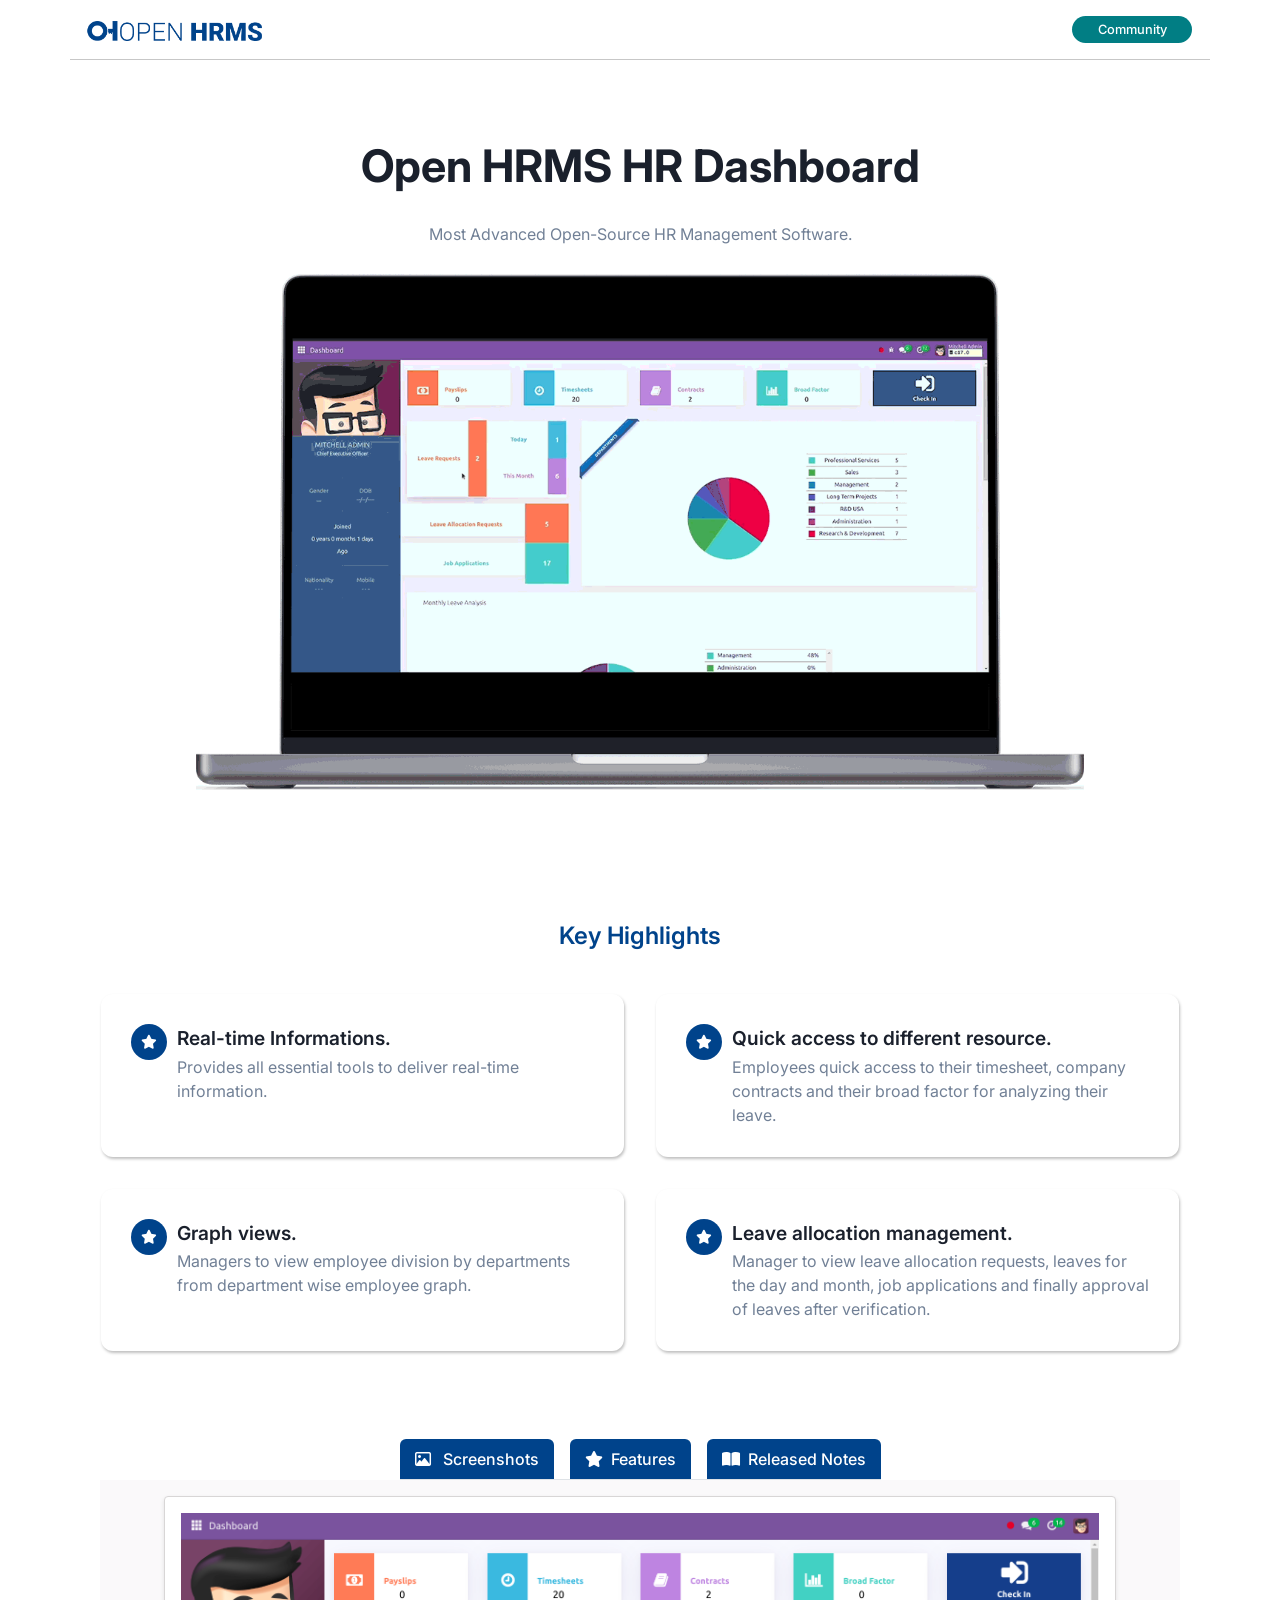
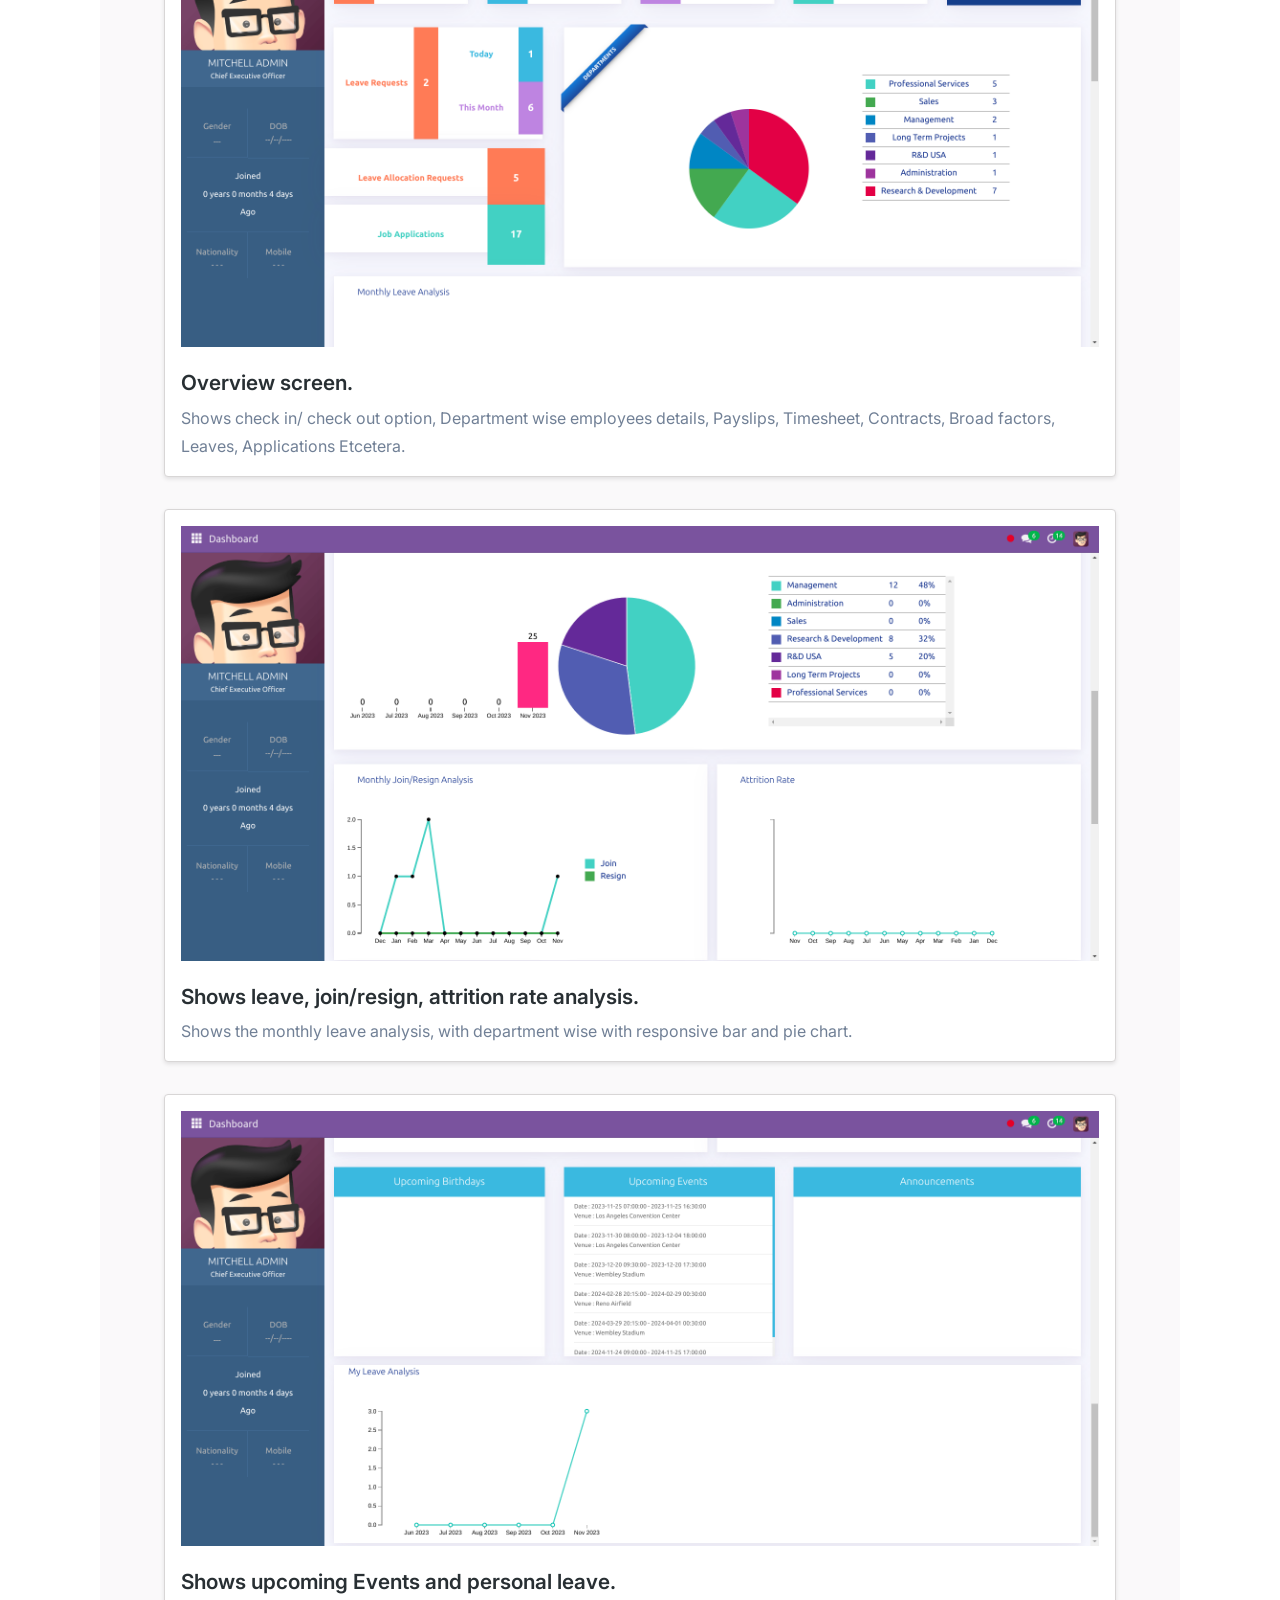
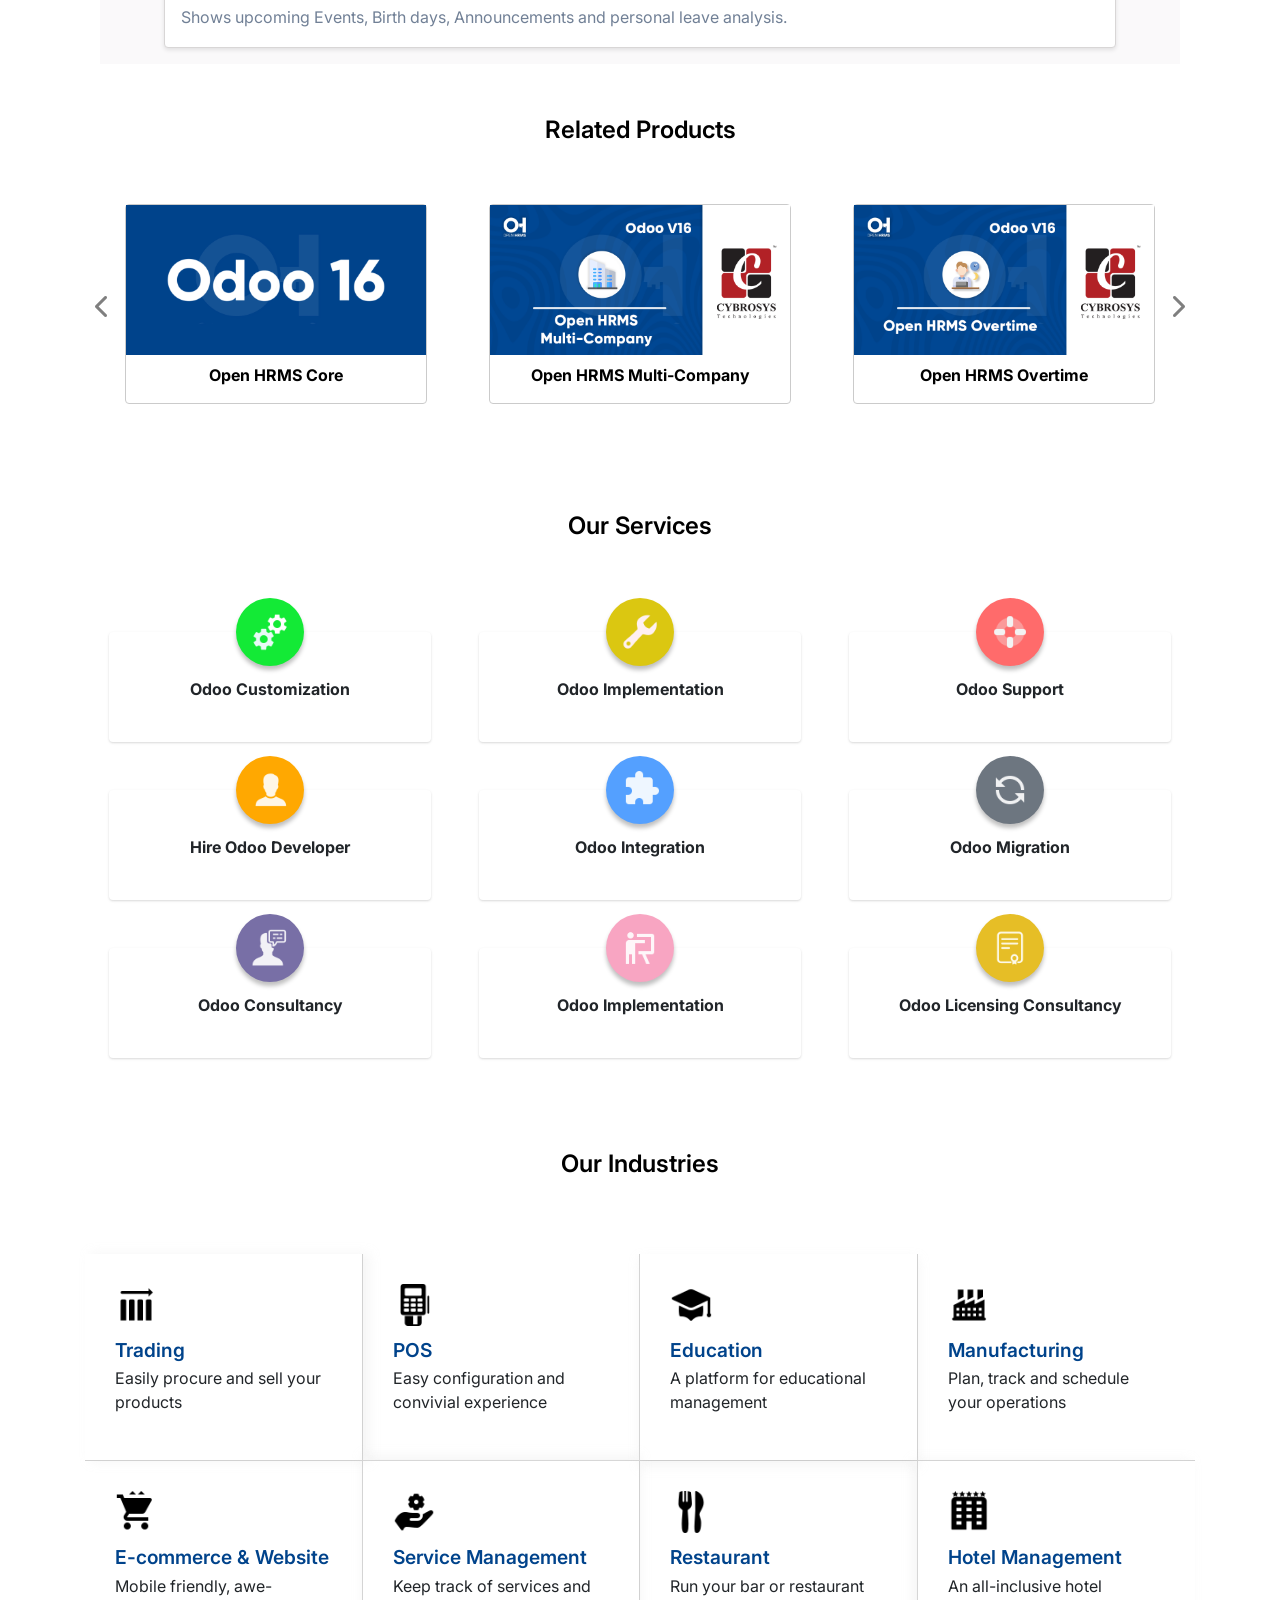
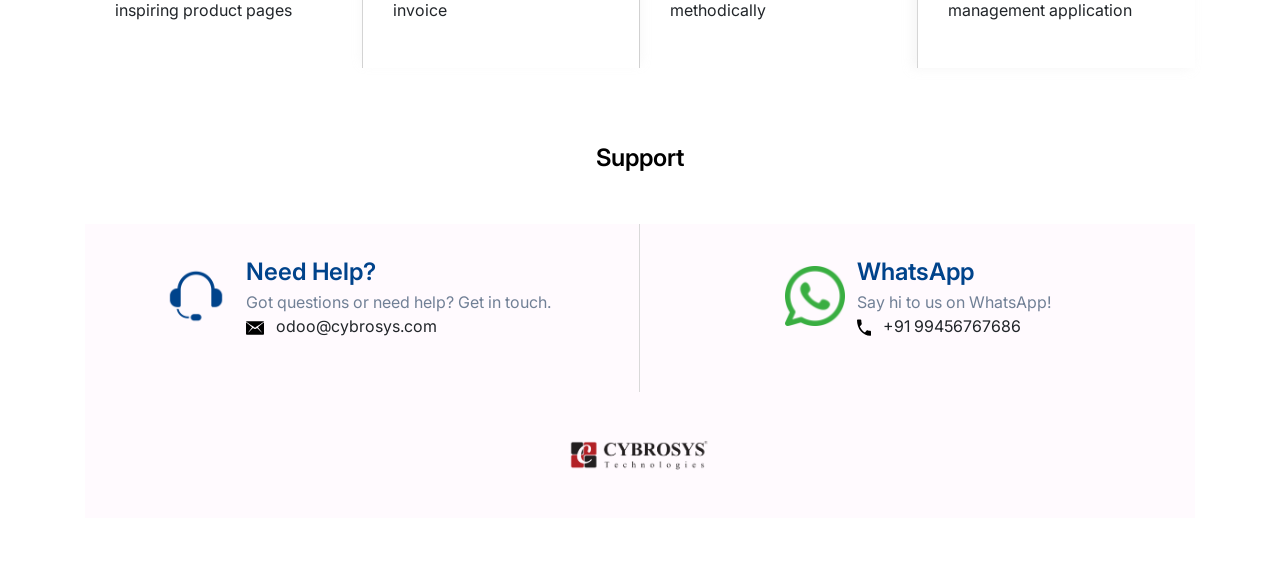
<file: hrms_dashboard/static/description/index.html>
<!DOCTYPE html>
<html lang="en">
<head>
    <meta charset="UTF-8">
    <meta name="viewport" content="width=device-width, initial-scale=1.0">
    <title>OHRMS Dashboard Index</title>
    <!-- Bootstrap CSS -->
    <link rel="stylesheet"
          href="https://cdn.jsdelivr.net/npm/bootstrap@4.0.0/dist/css/bootstrap.min.css"
          integrity="sha384-Gn5384xqQ1aoWXA+058RXPxPg6fy4IWvTNh0E263XmFcJlSAwiGgFAW/dAiS6JXm"
          crossorigin="anonymous">
    <link rel="stylesheet"
          href="https://cdnjs.cloudflare.com/ajax/libs/font-awesome/6.2.1/css/all.min.css">
    <link rel="preconnect" href="https://fonts.googleapis.com">
    <link rel="preconnect" href="https://fonts.gstatic.com" crossorigin>
    <link href="https://fonts.googleapis.com/css2?family=Inter:wght@400;500;600;700;800&display=swap"
          rel="stylesheet">
</head>
<body>
<section>
    <div class="container"
         style="font-family: 'Inter', sans-serif !important;background-color: #fff !important;">
        <div class="row">
            <div class="col-sm-12 col-md-12 col-lg-12 d-flex justify-content-between flex-wrap align-items-sm-center"
                 style="border-bottom:1px solid rgba(0, 0, 0, 0.22)">
                <div class="my-3">
                    <img src="assets/images/logo-horizontal (1).png"
                         style="width:auto !important; height:20px !important">
                </div>
                <div class="my-3 d-flex align-items-center">
                    <div class="text-center"
                         style="background-color:#017E84 !important;font-size: 0.8rem !important; color:#fff !important; font-weight:500 !important; padding:4px !important; margin:0 3px !important; border-radius:50px !important; min-width: 120px !important;">
                        Community
                    </div>
                </div>
            </div>
        </div>
        <div class="row">
            <div class="col-sm-12 col-md-12 col-lg-12 text-center d-flex align-items-center flex-column"
                 style="margin: 80px 0px !important;">
                <h1 style="font-size: 2.8rem;font-weight: 700; color:
                    #1A202C;">
                    Open HRMS HR Dashboard</h1>
                <p class="my-3 mb-4"
                   style="max-width: 80%; font-weight: 400 !important; line-height: 32px; color: #718096;">
                    Most Advanced Open-Source HR Management Software.
                </p>
                <div style="width: 80%;">
                    <img src="assets/screenshots/hero.gif"
                         class="img-responsive" width="100%" height="auto">
                </div>
            </div>
        </div>
        <div class="container mt-5 mb-5">
            <div class="col-lg-12 d-flex flex-column justify-content-center align-items-center mt-4">
                <p class="m-0"
                   style="font-weight: 600; font-size: 24px; color:#00438B !important">
                    Key Highlights
                </p>
            </div>
            <div class="row py-4">
                <div class="col-md-6 col-sm-12 p-3">
                    <div class="d-flex   h-100" style="padding: 30px;border-radius: 12px;
                                    background: #FFF;
                                    box-shadow: 1px 2px 3px 0px rgba(0, 0, 0, 0.25); ">
                        <div style="width: 36px; height: 36px; border-radius: 50%; background: #00438B;
                                    display: flex; justify-content: center; align-items: center;
                                    margin-right: 10px;flex-shrink: 0;">
                            <i class="fa-solid fa-star  "
                               style="color: #fff;font-size:14px;"></i>
                        </div>
                        <div>
                            <p style="color: #1A202C;font-weight: 600;
                                      font-size: 1.2rem; margin-bottom: 2px;">
                                Real-time Informations.</p>
                            <p class="m-0" style="color:#718096">
                                Provides all essential tools to deliver
                                real-time information.
                            </p>
                        </div>
                    </div>
                </div>
                <div class="col-md-6 col-sm-12 p-3">
                    <div class="d-flex   h-100" style="padding: 30px;border-radius: 12px;
                                    background: #FFF;
                                    box-shadow: 1px 2px 3px 0px rgba(0, 0, 0, 0.25); ">
                        <div style="width: 36px; height: 36px; border-radius: 50%; background:#00438B;
                                    display: flex; justify-content: center; align-items: center;
                                    margin-right: 10px;flex-shrink: 0;">
                            <i class="fa-solid fa-star  "
                               style="color: #fff;font-size:14px;"></i>
                        </div>
                        <div>
                            <p style="color: #1A202C;font-weight: 600;
                                      font-size: 1.2rem; margin-bottom: 2px;">
                                Quick access to different resource. </p>
                            <p class="m-0" style="color:#718096">
                                Employees quick access to their timesheet,
                                company contracts and their broad
                                factor for analyzing their leave.
                            </p>
                        </div>
                    </div>
                </div>
                <div class="col-md-6 col-sm-12 p-3">
                    <div class="d-flex   h-100" style="padding: 30px;border-radius: 12px;
                                    background: #FFF;
                                    box-shadow: 1px 2px 3px 0px rgba(0, 0, 0, 0.25); ">
                        <div style="width: 36px; height: 36px; border-radius: 50%; background:#00438B;
                                    display: flex; justify-content: center; align-items: center;
                                    margin-right: 10px;flex-shrink: 0;">
                            <i class="fa-solid fa-star  "
                               style="color: #fff;font-size:14px;"></i>
                        </div>
                        <div>
                            <p style="color: #1A202C;font-weight: 600;
                                      font-size: 1.2rem; margin-bottom: 2px;">
                                Graph views. </p>
                            <p class="m-0" style="color:#718096">
                                Managers to view employee division by
                                departments from department wise employee
                                graph.
                            </p>
                        </div>
                    </div>
                </div>
                <div class="col-md-6 col-sm-12 p-3">
                    <div class="d-flex   h-100" style="padding: 30px;border-radius: 12px;
                                    background: #FFF;
                                    box-shadow: 1px 2px 3px 0px rgba(0, 0, 0, 0.25); ">
                        <div style="width: 36px; height: 36px; border-radius: 50%; background:#00438B;
                                    display: flex; justify-content: center; align-items: center;
                                    margin-right: 10px;flex-shrink: 0;">
                            <i class="fa-solid fa-star  "
                               style="color: #fff;font-size:14px;"></i>
                        </div>
                        <div>
                            <p style="color: #1A202C;font-weight: 600;
                                      font-size: 1.2rem; margin-bottom: 2px;">
                                Leave allocation management. </p>
                            <p class="m-0" style="color:#718096">
                                Manager to view leave allocation requests,
                                leaves for the day and month, job applications
                                and finally approval of leaves after
                                verification.
                            </p>
                        </div>
                    </div>
                </div>
            </div>
        </div>

        <div class="container rounded">
            <ul class="nav nav-tabs d-flex"
                style="width: fit-content;margin: 0 auto;gap: 1rem;">
                <li class="col text-center py-2 text-nowrap "
                    style="color: #fff; background-color: #00438B;border-radius: 6px 6px 0px 0px;">
                    <a
                            class="active show" data-toggle="tab" href="#tab1"
                            style="color: #fff;font-weight: 500; background-color: #00438B; text-decoration: none;">
                        <i class="fa-regular fa-image  pr-2"
                           style="color: #fff;"></i>
                        Screenshots</a></li>
                <li class="col text-center py-2 text-nowrap "
                    style="color: #fff; background-color: #00438B;border-radius: 6px 6px 0px 0px;">
                    <a
                            data-toggle="tab" href="#tab2"
                            style="color: #fff;font-weight: 500;  text-decoration: none;"><i
                            class="fa-solid fa-star  pr-2"
                            style="color: #fff;"></i>Features</a></li>
                <li class="col text-center py-2 text-nowrap "
                    style="color: #fff; background-color: #00438B;border-radius: 6px 6px 0px 0px;">
                    <a
                            data-toggle="tab" href="#tab3"
                            style="color: #fff;font-weight: 500; text-decoration: none; background-color:#00438B;"><i
                            class="fa-solid fa-book-open  pr-2"
                            style="color: #fff;"></i>Released Notes</a></li>
            </ul>

            <div class="tab-content"
                 style="background-color: rgba(121, 113, 119, 0.04);">

                <div id="tab1" class="tab-pane fade in active show">
                    <div class="col-lg-12 py-2"
                         style="padding: 1rem 4rem !important;">
                        <div
                                style="border: 1px solid #d8d6d6; border-radius: 4px; background: #fff; box-shadow: 0 2px 4px rgba(0, 0, 0, 0.1);">
                            <div class="row justify-content-center p-3 w-100 m-0">
                                <img src="assets/screenshots/1.png"
                                     class="img-responsive"
                                     width="100%" height="auto">
                            </div>
                            <div class="px-3">
                                <h4 class="mt-2"
                                    style=" font-weight:600 !important; color:#282F33 !important; font-size:1.3rem !important">
                                    Overview screen.</h4>
                                <p style=" color:#718096!important; font-size:1rem !important;line-height: 28px;">
                                    Shows check in/ check out option,
                                    Department wise employees details, Payslips,
                                    Timesheet, Contracts, Broad factors,
                                    Leaves, Applications Etcetera.</p>
                            </div>
                        </div>
                    </div>
                    <div class="col-lg-12 py-2"
                         style="padding: 1rem 4rem !important;">
                        <div style="border: 1px solid #d8d6d6; border-radius: 4px; background: #fff; box-shadow: 0 2px 4px rgba(0, 0, 0, 0.1);">
                            <div class="row justify-content-center p-3 w-100 m-0">
                                <img src="assets/screenshots/2.png"
                                     class="img-responsive"
                                     width="100%" height="auto">
                            </div>
                            <div class="px-3">
                                <h4 class="mt-2"
                                    style=" font-weight:600 !important; color:#282F33 !important; font-size:1.3rem !important">
                                    Shows leave, join/resign, attrition rate
                                    analysis. </h4>
                                <p style=" color:#718096!important; font-size:1rem !important;line-height: 28px;">
                                    Shows the monthly leave analysis, with
                                    department wise with responsive
                                    bar and pie chart.</p>
                            </div>
                        </div>
                    </div>
                    <div class="col-lg-12 py-2"
                         style="padding: 1rem 4rem !important;">
                        <div style="border: 1px solid #d8d6d6; border-radius: 4px; background: #fff; box-shadow: 0 2px 4px rgba(0, 0, 0, 0.1);">
                            <div class="row justify-content-center p-3 w-100 m-0">
                                <img src="assets/screenshots/3.png"
                                     class="img-responsive"
                                     width="100%" height="auto">
                            </div>
                            <div class="px-3">
                                <h4 class="mt-2"
                                    style=" font-weight:600 !important; color:#282F33 !important; font-size:1.3rem !important">
                                    Shows upcoming Events and personal leave.
                                </h4>
                                <p style=" color:#718096!important; font-size:1rem !important;line-height: 28px;">
                                    Shows upcoming Events, Birth days,
                                    Announcements and personal leave analysis.</p>
                            </div>
                        </div>
                    </div>
                </div>

                <div id="tab2" class="tab-pane fade">
                    <div class="col-mg-12" style="padding: 1rem 4rem;">
                        <ul style="list-style: none; padding: 1rem 0;font-weight: 500;">
                            <li class="py-3"
                                style="font-weight: 500;background-color: #fff; border-radius: 4px; padding: 1rem; margin-bottom: 1rem; box-shadow: 0 2px 4px rgba(0, 0, 0, 0.1);">
                                    <span style="margin-right: 12px;"><img
                                            src="assets/images/star (1) 2.svg"
                                            alt=""
                                            width="16px"></span>Manage all HR related task.
                                <ul style="list-style: none;font-weight: 400; color:#718096">
                                    <li>Can manage all HR related task in one screen.
                                    </li>
                                </ul>
                            </li>
                            <li class="py-3"
                                style="font-weight: 500;background-color: #fff; border-radius: 4px; padding: 1rem; margin-bottom: 1rem; box-shadow: 0 2px 4px rgba(0, 0, 0, 0.1);">
                                    <span style="margin-right: 12px;"><img
                                            src="assets/images/star (1) 2.svg"
                                            alt=""
                                            width="16px"></span>Realtime information.
                                <ul style="list-style: none;font-weight: 400; color:#718096">
                                    <li> provides you with all essential tools to deliver real-time informations.
                                    </li>
                                </ul>
                            </li>
                            <li class="py-3"
                                style="font-weight: 500;background-color: #fff; border-radius: 4px; padding: 1rem; margin-bottom: 1rem; box-shadow: 0 2px 4px rgba(0, 0, 0, 0.1);">
                                    <span style="margin-right: 12px;"><img
                                            src="assets/images/star (1) 2.svg"
                                            alt=""
                                            width="16px"></span>Check in and Check out Fecility.
                                <ul style="list-style: none;font-weight: 400; color:#718096">
                                    <li> Provides you check in and check out facility from dashboard itself.
                                    </li>
                                </ul>
                            </li>
                            <li class="py-3"
                                style="font-weight: 500;background-color: #fff; border-radius: 4px; padding: 1rem; margin-bottom: 1rem; box-shadow: 0 2px 4px rgba(0, 0, 0, 0.1);">
                                    <span style="margin-right: 12px;"><img
                                            src="assets/images/star (1) 2.svg"
                                            alt=""
                                            width="16px"></span>Department wise employee information.
                                <ul style="list-style: none;font-weight: 400; color:#718096">
                                    <li> provides department wise employee information.
                                    </li>
                                </ul>
                            </li>
                            <li class="py-3"
                                style="font-weight: 500;background-color: #fff; border-radius: 4px; padding: 1rem; margin-bottom: 1rem; box-shadow: 0 2px 4px rgba(0, 0, 0, 0.1);">
                                    <span style="margin-right: 12px;"><img
                                            src="assets/images/star (1) 2.svg"
                                            alt=""
                                            width="16px"></span>Leave analysis.
                                <ul style="list-style: none;font-weight: 400; color:#718096">
                                    <li> provides daily and monthly leave analysis.
                                    </li>
                                </ul>
                            </li>
                        </ul>
                    </div>
                </div>

                <div id="tab3" class="tab-pane fade">
                    <div class="col-mg-12 active" style="padding: 1rem 4rem;">
                        <div class="py-3"
                             style="font-weight: 500;background-color: #fff; border-radius: 4px; padding: 1rem; box-shadow: 0 2px 4px rgba(0, 0, 0, 0.1);">
                            <div class="d-flex mb-3"
                                 style="font-size: 0.8rem; font-weight: 500;"><span>Version
                                        17.0.1</span><span class="px-2">|</span><span
                                    style="color: #00438B;font-weight: 600;">Released on:9th November 2023</span>
                            </div>
                            <p class="m-0"
                               style=" color:#718096!important; font-size:1rem !important;line-height: 28px;">
                                Initial Commit</p>
                        </div>
                    </div>
                </div>
            </div>
        </div>

        <div class="container mt-5">
            <div class="col-lg-12 d-flex flex-column justify-content-center align-items-center mt-5">
                <p class="m-0"
                   style="font-weight: 600; font-size: 24px; color:#000 !important">
                    Related Products</p>
            </div>
        </div>
        <div id="myCarousel" class="carousel slide py-3" data-ride="carousel">
            <div class="carousel-inner">
                <div class="carousel-item active">
                    <div class="row p-4">
                        <div class="col">
                            <div class="p-3">
                                <a href="https://apps.odoo.com/apps/modules/16.0/ohrms_core/"
                                   style="color: #000; text-decoration: none;">
                                    <div style="border:1px solid #CBCBCB !important;border-radius: 4px;">
                                        <div style="width: 300px; ">
                                            <img src="assets/modules/core.gif"
                                                 alt="" width="100%"
                                                 height="auto">
                                        </div>
                                        <p class="text-center pt-2 text-black font-weight-bold">
                                            Open HRMS Core</p>
                                    </div>
                                </a>
                            </div>
                        </div>
                        <div class="col">
                            <div class="p-3">
                                <a href="https://apps.odoo.com/apps/modules/16.0/hr_multi_company/"
                                   style="color: #000; text-decoration: none;">
                                    <div style="border:1px solid #CBCBCB !important;border-radius: 4px;">
                                        <div style="width: 300px; ">
                                            <img src="assets/modules/multi_company.png"
                                                 alt="" width="100%"
                                                 height="auto">
                                        </div>
                                        <p class="text-center pt-2 text-black font-weight-bold">
                                            Open HRMS Multi-Company</p>
                                    </div>
                                </a>
                            </div>
                        </div>
                        <div class="col">
                            <div class="p-3">
                                <a href="https://apps.odoo.com/apps/modules/16.0/ohrms_overtime/"
                                   style="color: #000; text-decoration: none;">
                                    <div style="border:1px solid #CBCBCB !important;border-radius: 4px;">
                                        <div style="width: 300px; ">
                                            <img src="assets/modules/overtime.png"
                                                 alt="" width="100%"
                                                 height="auto">
                                        </div>
                                        <p class="text-center pt-2 text-black font-weight-bold">
                                            Open HRMS Overtime</p>
                                    </div>
                                </a>
                            </div>
                        </div>
                    </div>
                </div>
                <div class="carousel-item">
                    <div class="row p-4">
                        <div class="col">
                            <div class="p-3">
                                <a href="https://apps.odoo.com/apps/modules/16.0/oh_appraisal/"
                                   style="color: #000; text-decoration: none;">
                                    <div style="border:1px solid #CBCBCB !important;border-radius: 4px;">
                                        <div style="width: 300px; ">
                                            <img src="assets/modules/appraisal.png"
                                                 alt="" width="100%"
                                                 height="auto">
                                        </div>
                                        <p class="text-center pt-2 text-black font-weight-bold">
                                            Open HRMS Employee Appraisal</p>
                                    </div>
                                </a>
                            </div>
                        </div>
                        <div class="col">
                            <div class="p-3">
                                <a href="https://apps.odoo.com/apps/modules/16.0/hr_employee_updation/"
                                   style="color: #000; text-decoration: none;">
                                    <div style="border:1px solid #CBCBCB !important;border-radius: 4px;">
                                        <div style="width: 300px;">
                                            <img src="assets/modules/employee_updation.png"
                                                 alt="" width="100%"
                                                 height="auto">
                                        </div>
                                        <p class="text-center pt-2 text-black font-weight-bold">
                                            Open HRMS Employee Info</p>
                                    </div>
                                </a>
                            </div>
                        </div>
                        <div class="col">
                            <div class="p-3">
                                <a href="https://apps.odoo.com/apps/modules/16.0/ohrms_salary_advance/"
                                   style="color: #000; text-decoration: none;">
                                    <div style="border:1px solid #CBCBCB !important;border-radius: 4px;">
                                        <div style="width: 300px;">
                                            <img src="assets/modules/advance_salary.png"
                                                 alt="" width="100%"
                                                 height="auto">
                                        </div>
                                        <p class="text-center pt-2 text-black font-weight-bold">
                                            Open HRMS Advance Salary</p>
                                    </div>
                                </a>
                            </div>
                        </div>
                    </div>
                </div>
            </div>
            <a class="carousel-control-prev" href="#myCarousel"
               data-slide="prev" style="width: 35px; color: #000;">
                    <span class="carousel-control-prev-icon">
                        <i class="fa fa-chevron-left"
                           style="font-size: 24px;"></i>
                    </span>
            </a>
            <a class="carousel-control-next" href="#myCarousel"
               data-slide="next" style="width: 35px; color: #000;">
                    <span class="carousel-control-next-icon">
                        <i class="fa fa-chevron-right"
                           style="font-size: 24px;"></i>
                    </span>
            </a>
        </div>
        <div class="container mt-5">
            <div class="col-lg-12 d-flex flex-column justify-content-center align-items-center mt-4">
                <p class="m-0"
                   style="font-weight: 600; font-size: 24px; color:#000 !important">
                    Our Services</p>
            </div>
        </div>
        <div class="container my-5">
            <div class="row py-3">
                <div class="col-md-4 col-sm-6 px-4 py-4">
                    <div style="background-color: #fff; padding: 25px; text-align: center;  box-shadow: rgba(0, 0, 0, 0.1) 0px 1px 3px 0px, rgba(0, 0, 0, 0.06) 0px 1px 2px 0px; position: relative;border-radius: 4px;">
                        <div style="position: absolute; top: 0%; left: 50%; transform: translate(-50%, -50%);">
                            <div style="background-color:#13EA36 ; border-radius: 50%; padding: 15px;    width: 68px;
                                    height: 68px; display: inline-block; box-shadow:0px 4px 4px rgba(0, 0, 0, 0.25);">
                                <img src="assets/images/cogs.png"
                                     alt="service-icon"
                                     width="38px" height="auto">
                            </div>
                        </div>
                        <p style="margin-top: 20px; font-weight: bold;">Odoo
                            Customization</p>
                    </div>
                </div>
                <div class="col-md-4 col-sm-6 px-4 py-4">
                    <div style="background-color: #fff; padding: 25px; text-align: center; box-shadow: rgba(0, 0, 0, 0.1) 0px 1px 3px 0px, rgba(0, 0, 0, 0.06) 0px 1px 2px 0px; position: relative;border-radius: 4px;">
                        <div style="position: absolute; top: 0%; left: 50%; transform: translate(-50%, -50%);">
                            <div style="background-color:#DBC711; border-radius: 50%; padding: 15px;    width: 68px;
                                    height: 68px; display: inline-block; box-shadow:0px 4px 4px rgba(0, 0, 0, 0.25);">
                                <img src="assets/images/wrench.png"
                                     alt="service-icon"
                                     width="38px" height="auto">
                            </div>
                        </div>
                        <p style="margin-top: 20px; font-weight: bold;">Odoo
                            Implementation</p>
                    </div>
                </div>
                <div class="col-md-4 col-sm-6 px-4 py-4">
                    <div style="background-color: #fff; padding: 25px; text-align: center;  box-shadow: rgba(0, 0, 0, 0.1) 0px 1px 3px 0px, rgba(0, 0, 0, 0.06) 0px 1px 2px 0px; position: relative; border-radius: 4px;">
                        <div style="position: absolute; top: 0%; left: 50%; transform: translate(-50%, -50%);">
                            <div style="background-color:#FF6B6B ; border-radius: 50%; padding: 15px;    width: 68px;
                                    height: 68px; display: inline-block; box-shadow:0px 4px 4px rgba(0, 0, 0, 0.25);">
                                <img src="assets/images/lifebuoy.png"
                                     alt="service-icon" width="38px"
                                     height="auto">
                            </div>
                        </div>
                        <p style="margin-top: 20px; font-weight: bold;">Odoo
                            Support</p>
                    </div>
                </div>
                <div class="col-md-4 col-sm-6 px-4 py-4">
                    <div style="background-color: #fff; padding: 25px; text-align: center; box-shadow: rgba(0, 0, 0, 0.1) 0px 1px 3px 0px, rgba(0, 0, 0, 0.06) 0px 1px 2px 0px; position: relative; border-radius: 4px;">
                        <div style="position: absolute; top: 0%; left: 50%; transform: translate(-50%, -50%);">
                            <div style="background-color:#FFA801 ; border-radius: 50%; padding: 15px;    width: 68px;
                                    height: 68px; display: inline-block; box-shadow:0px 4px 4px rgba(0, 0, 0, 0.25);">
                                <img src="assets/images/user.png"
                                     alt="service-icon"
                                     width="38px" height="auto">
                            </div>
                        </div>
                        <p style="margin-top: 20px; font-weight: bold;">Hire
                            Odoo Developer</p>
                    </div>
                </div>
                <div class="col-md-4 col-sm-6 px-4 py-4">
                    <div style="background-color: #fff; padding: 25px; text-align: center;  box-shadow: rgba(0, 0, 0, 0.1) 0px 1px 3px 0px, rgba(0, 0, 0, 0.06) 0px 1px 2px 0px; position: relative; border-radius: 4px;">
                        <div style="position: absolute; top: 0%; left: 50%; transform: translate(-50%, -50%);">
                            <div style="background-color:#54A0FF; border-radius: 50%; padding: 15px;    width: 68px;
                                    height: 68px; display: inline-block; box-shadow:0px 4px 4px rgba(0, 0, 0, 0.25);">
                                <img src="assets/images/puzzle.png"
                                     alt="service-icon"
                                     width="38px" height="auto">
                            </div>
                        </div>
                        <p style="margin-top: 20px; font-weight: bold;">Odoo
                            Integration</p>
                    </div>
                </div>
                <div class="col-md-4 col-sm-6 px-4 py-4">
                    <div style="background-color: #fff; padding: 25px; text-align: center;  box-shadow: rgba(0, 0, 0, 0.1) 0px 1px 3px 0px, rgba(0, 0, 0, 0.06) 0px 1px 2px 0px; position: relative;border-radius: 4px;">
                        <div style="position: absolute; top: 0%; left: 50%; transform: translate(-50%, -50%);">
                            <div style="background-color:#6D7680 ; border-radius: 50%; padding: 15px;    width: 68px;
                                    height: 68px; display: inline-block; box-shadow:0px 4px 4px rgba(0, 0, 0, 0.25);">
                                <img src="assets/images/update.png"
                                     alt="service-icon"
                                     width="38px" height="auto">
                            </div>
                        </div>
                        <p style="margin-top: 20px; font-weight: bold;">Odoo
                            Migration</p>
                    </div>
                </div>
                <div class="col-md-4 col-sm-6 px-4 py-4">
                    <div style="background-color: #fff; padding: 25px; text-align: center;  box-shadow: rgba(0, 0, 0, 0.1) 0px 1px 3px 0px, rgba(0, 0, 0, 0.06) 0px 1px 2px 0px; position: relative;border-radius: 4px;">
                        <div style="position: absolute; top: 0%; left: 50%; transform: translate(-50%, -50%);">
                            <div style="background-color:#786FA6 ; border-radius: 50%; padding: 15px;    width: 68px;
                                    height: 68px; display: inline-block; box-shadow:0px 4px 4px rgba(0, 0, 0, 0.25);">
                                <img src="assets/images/consultation.png"
                                     alt="service-icon" width="38px"
                                     height="auto">
                            </div>
                        </div>
                        <p style="margin-top: 20px; font-weight: bold;">Odoo
                            Consultancy</p>
                    </div>
                </div>
                <div class="col-md-4 col-sm-6 px-4 py-4">
                    <div style="background-color: #fff; padding: 25px; text-align: center; box-shadow: rgba(0, 0, 0, 0.1) 0px 1px 3px 0px, rgba(0, 0, 0, 0.06) 0px 1px 2px 0px;position: relative;border-radius: 4px;">
                        <div style="position: absolute; top: 0%; left: 50%; transform: translate(-50%, -50%);">
                            <div style="background-color:#F8A5C2 ; border-radius: 50%; padding: 15px;    width: 68px;
                                    height: 68px; display: inline-block; box-shadow:0px 4px 4px rgba(0, 0, 0, 0.25);">
                                <img src="assets/images/training.png"
                                     alt="service-icon" width="38px"
                                     height="auto">
                            </div>
                        </div>
                        <p style="margin-top: 20px; font-weight: bold;">Odoo
                            Implementation</p>
                    </div>
                </div>
                <div class="col-md-4 col-sm-6 px-4 py-4">
                    <div style="background-color: #fff; padding: 25px; text-align: center;  box-shadow: rgba(0, 0, 0, 0.1) 0px 1px 3px 0px, rgba(0, 0, 0, 0.06) 0px 1px 2px 0px; position: relative;border-radius: 4px;">
                        <div style="position: absolute; top: 0%; left: 50%; transform: translate(-50%, -50%);">
                            <div style="background-color:#E6BE26; border-radius: 50%; padding: 15px;    width: 68px;
                                    height: 68px; display: inline-block; box-shadow:0px 4px 4px rgba(0, 0, 0, 0.25);">
                                <img src="assets/images/license.png"
                                     alt="service-icon"
                                     width="38px" height="auto">
                            </div>
                        </div>
                        <p style="margin-top: 20px; font-weight: bold;">Odoo
                            Licensing Consultancy</p>
                    </div>
                </div>
            </div>
        </div>
        <div class="container mt-5">
            <div class="col-lg-12 d-flex flex-column justify-content-center align-items-center mt-4">
                <p class="m-0"
                   style="font-weight: 600; font-size: 24px; color:#000 !important">
                    Our Industries</p>
            </div>
        </div>
        <div class="container">
            <div class="row my-5 py-4">
                <div class="col-md-3 col-sm-6 p-0">
                    <div class="d-flex flex-column h-100 "
                         style="border-right: 1px solid rgb(209, 209, 209); border-bottom: 1px solid  rgb(209, 209, 209); padding: 30px; box-shadow: 6px 0 10px rgba(228, 227, 227, 0.373);">
                        <img src="assets/images/trading-black.png" width="42px"
                             height="auto" alt="">
                        <p style="color:#00438B;font-weight: 600; margin-top: 10px;
                           font-size: 1.2rem; margin-bottom: 2px;">Trading</p>
                        <p>Easily procure and sell your products</p>
                    </div>
                </div>
                <div class="col-md-3 col-sm-6  p-0">
                    <div class="d-flex flex-column h-100"
                         style="border-right: 1px solid rgb(209, 209, 209);border-bottom: 1px solid  rgb(209, 209, 209); padding: 30px;">
                        <img src="assets/images/pos-black.png" width="42px"
                             height="auto" alt="">
                        <p style="color:#00438B;font-weight: 600; margin-top: 10px;
                            font-size: 1.2rem; margin-bottom: 2px;">POS</p>
                        <p>Easy configuration and convivial experience</p>
                    </div>
                </div>
                <div class="col-md-3 col-sm-6  p-0">
                    <div class="d-flex flex-column h-100"
                         style="border-right: 1px solid  rgb(209, 209, 209);border-bottom: 1px solid   rgba(0, 0, 0, 0.2); padding: 30px; box-shadow: 0 5px 10px  rgba(228, 227, 227, 0.373)">
                        <img src="assets/images/education-black.png"
                             width="42px"
                             height="auto" alt="">
                        <p style="color:#00438B;font-weight: 600; margin-top: 10px;
                            font-size: 1.2rem; margin-bottom: 2px;">
                            Education</p>
                        <p>A platform for educational management</p>
                    </div>
                </div>
                <div class="col-md-3 col-sm-6  p-0">
                    <div class="d-flex flex-column h-100"
                         style="border-bottom: 1px solid  rgb(209, 209, 209); padding: 30px; ">
                        <img src="assets/images/manufacturing-black.png"
                             width="42px"
                             height="auto" alt="">
                        <p style="color:#00438B;font-weight: 600; margin-top: 10px;
                            font-size: 1.2rem; margin-bottom: 2px;">
                            Manufacturing</p>
                        <p>Plan, track and schedule your operations</p>
                    </div>
                </div>
                <div class="col-md-3 col-sm-6 p-0">
                    <div class="d-flex flex-column h-100"
                         style="border-right: 1px solid  rgb(209, 209, 209); padding: 30px;">
                        <img src="assets/images/ecom-black.png" width="42px"
                             height="auto" alt="">
                        <p style="color:#00438B;font-weight: 600; margin-top: 10px;
                            font-size: 1.2rem; margin-bottom: 2px;">E-commerce &
                            Website</p>
                        <p>Mobile friendly, awe-inspiring product pages</p>
                    </div>
                </div>
                <div class="col-md-3 col-sm-6   p-0">
                    <div class="d-flex flex-column h-100"
                         style="border-right: 1px solid  rgb(209, 209, 209); padding: 30px;box-shadow: 0 -5px 10px  rgba(228, 227, 227, 0.373);">
                        <img src="assets/images/service-black.png" width="42px"
                             height="auto" alt="">
                        <p style="color:#00438B;font-weight: 600; margin-top: 10px;
                            font-size: 1.2rem; margin-bottom: 2px;">Service
                            Management</p>
                        <p>Keep track of services and invoice</p>
                    </div>
                </div>
                <div class="col-md-3 col-sm-6    p-0">
                    <div class="d-flex flex-column h-100"
                         style="border-right: 1px solid  rgb(209, 209, 209); padding: 30px; ">
                        <img src="assets/images/restaurant-black.png"
                             width="42px"
                             height="auto" alt="">
                        <p style="color: #00438B;font-weight: 600; margin-top: 10px;
                            font-size: 1.2rem; margin-bottom: 2px;">
                            Restaurant</p>
                        <p>Run your bar or restaurant methodically</p>
                    </div>
                </div>
                <div class="col-md-3 col-sm-6   p-0">
                    <div class="d-flex flex-column h-100"
                         style=" padding: 30px;box-shadow: -5px 0 10px  rgba(228, 227, 227, 0.373);">
                        <img src="assets/images/hotel-black.png" width="42px"
                             height="auto" alt="">
                        <p style="color:#00438B;font-weight: 600; margin-top: 10px;
                            font-size: 1.2rem; margin-bottom: 2px;">Hotel
                            Management</p>
                        <p>An all-inclusive hotel management application</p>
                    </div>
                </div>
            </div>
        </div>
        <div class="container mt-5">
            <div class="col-lg-12 d-flex flex-column justify-content-center align-items-center mt-5">
                <p class="m-0"
                   style="font-weight: 600; font-size: 24px; color:#000 !important">
                    Support</p>
            </div>
        </div>
        <div class="container my-5">
            <div class="row" style="background-color: #FFFAFE;">
                <div class="col-md-6 pb-4  d-flex align-items-center justify-content-center"
                     style="border-right: 1px solid #D9D9D9;">
                    <div style="padding: 30px;">
                        <div class="d-flex align-items-center">
                            <img src="assets/images/support (3).png" alt=""
                                 width="60px" style="margin-right: 12px;">
                            <div style="padding: 0px 8px;">
                                    <span
                                            style="color: #00438B;font-size: 24px;font-weight: 600;padding-bottom: 1rem;">Need
                                        Help?</span>
                                <p class="m-0" style="color:#718096;">Got
                                    questions or need help? Get in touch.</p>
                                <div style="font-weight: 400;"><span><img
                                        src="assets/images/support-email.svg"
                                        alt=""
                                        width="18px"
                                        style="filter: invert(1);margin-right: 0.8rem;"></span>odoo@cybrosys.com
                                </div>
                            </div>
                        </div>
                    </div>
                </div>
                <div class="col-md-6 pb-4 d-flex align-items-center justify-content-center">
                    <div style="padding: 30px;">
                        <div class="d-flex align-items-center">
                            <img src="assets/images/whatsapp 1.svg" alt=""
                                 width="60px"
                                 style="margin-right: 12px;">
                            <div>
                                <span style="color: #00438B;font-size: 24px;font-weight: 600;">WhatsApp</span>
                                <p class="m-0" style="color:#718096;">Say hi to
                                    us on WhatsApp!</p>
                                <div style="font-weight: 400; font-size: 16px;"><span><img
                                        src="assets/images/phone.svg"
                                        alt="" width="14px"
                                        style="filter: invert(1); margin-right: 0.8rem;"></span>+91
                                    99456767686
                                </div>
                            </div>
                        </div>
                    </div>
                </div>
                <div class="col-12 d-flex ">
                    <div class="my-5 mx-auto">
                        <img src="assets/images/Cybrosys R.png"
                             style="width:auto !important; height:30px !important">
                    </div>
                </div>
            </div>
        </div>
    </div>
</section>
<!-- Optional JavaScript -->
<!-- jQuery first, then Popper.js, then Bootstrap JS -->
<script src="https://ajax.googleapis.com/ajax/libs/jquery/3.5.1/jquery.min.js"></script>
<script src="https://maxcdn.bootstrapcdn.com/bootstrap/4.5.2/js/bootstrap.min.js"></script>
</body>
</html>
</file>
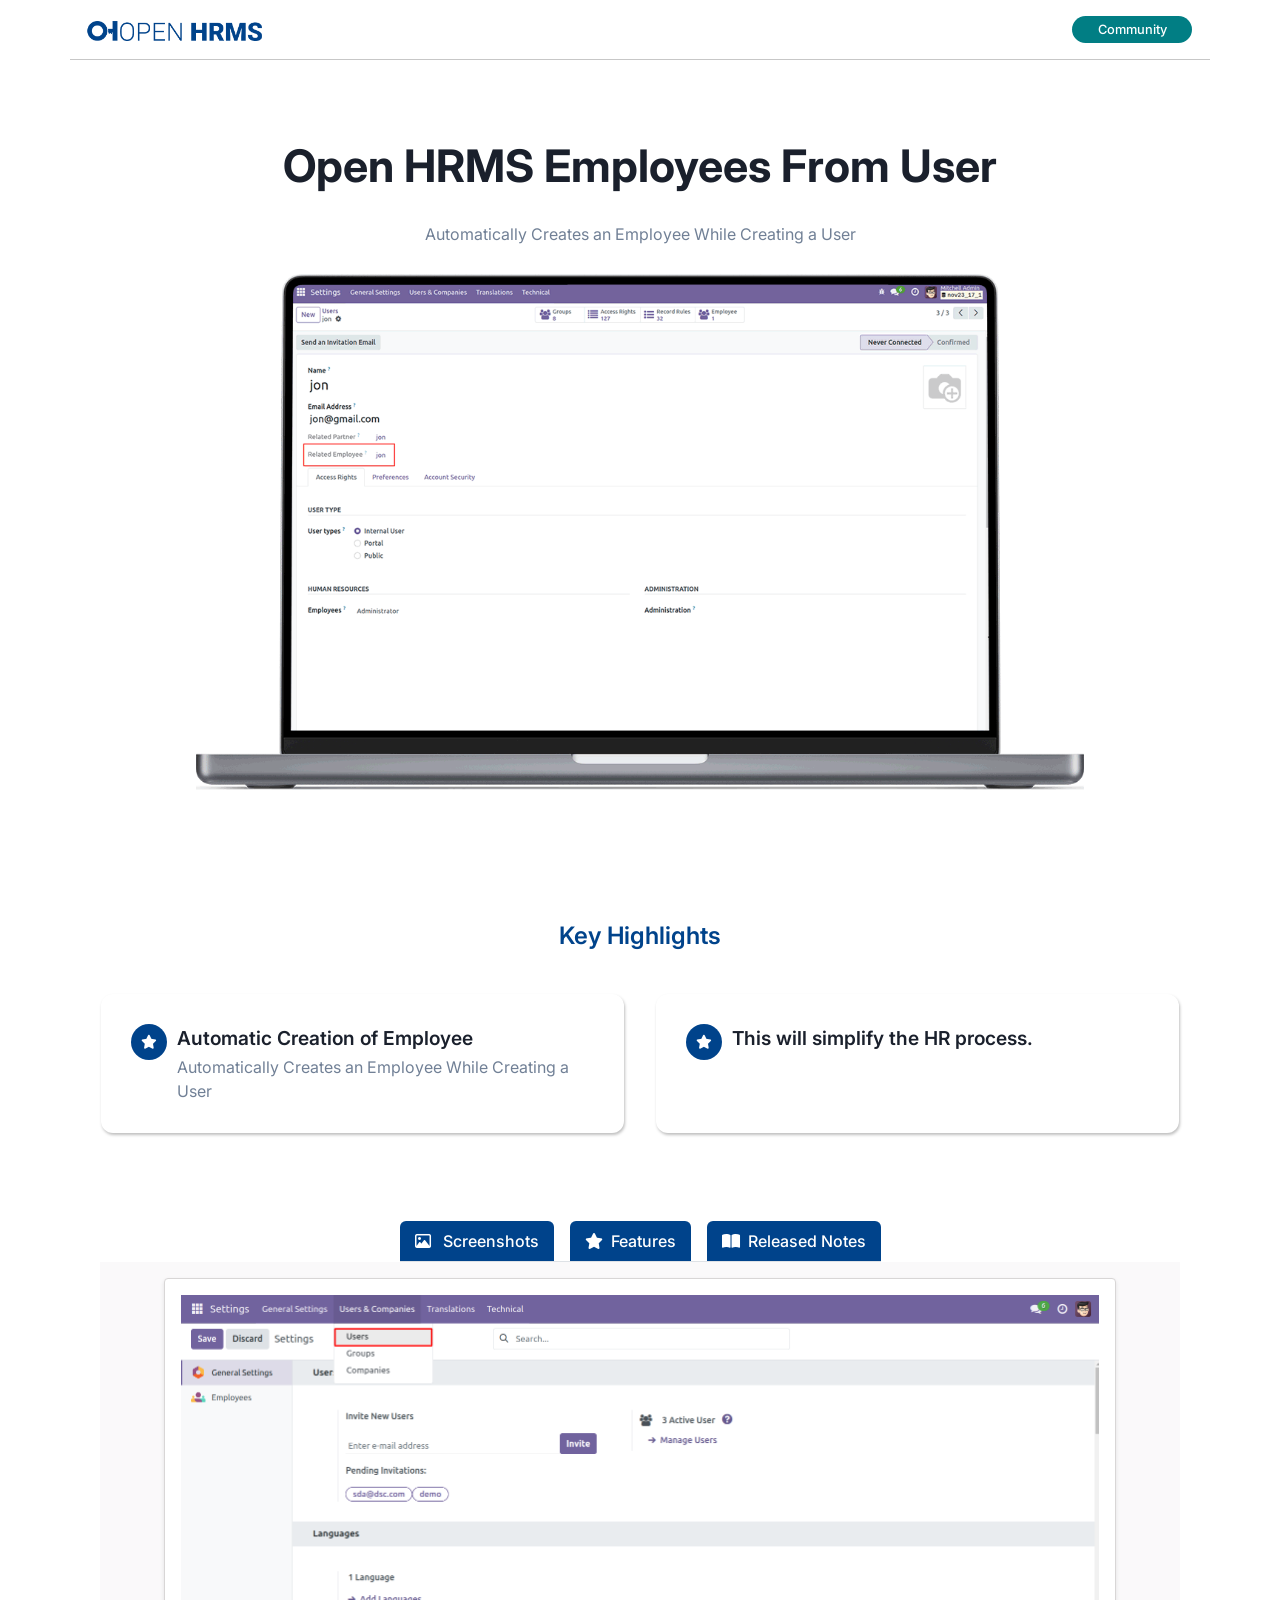
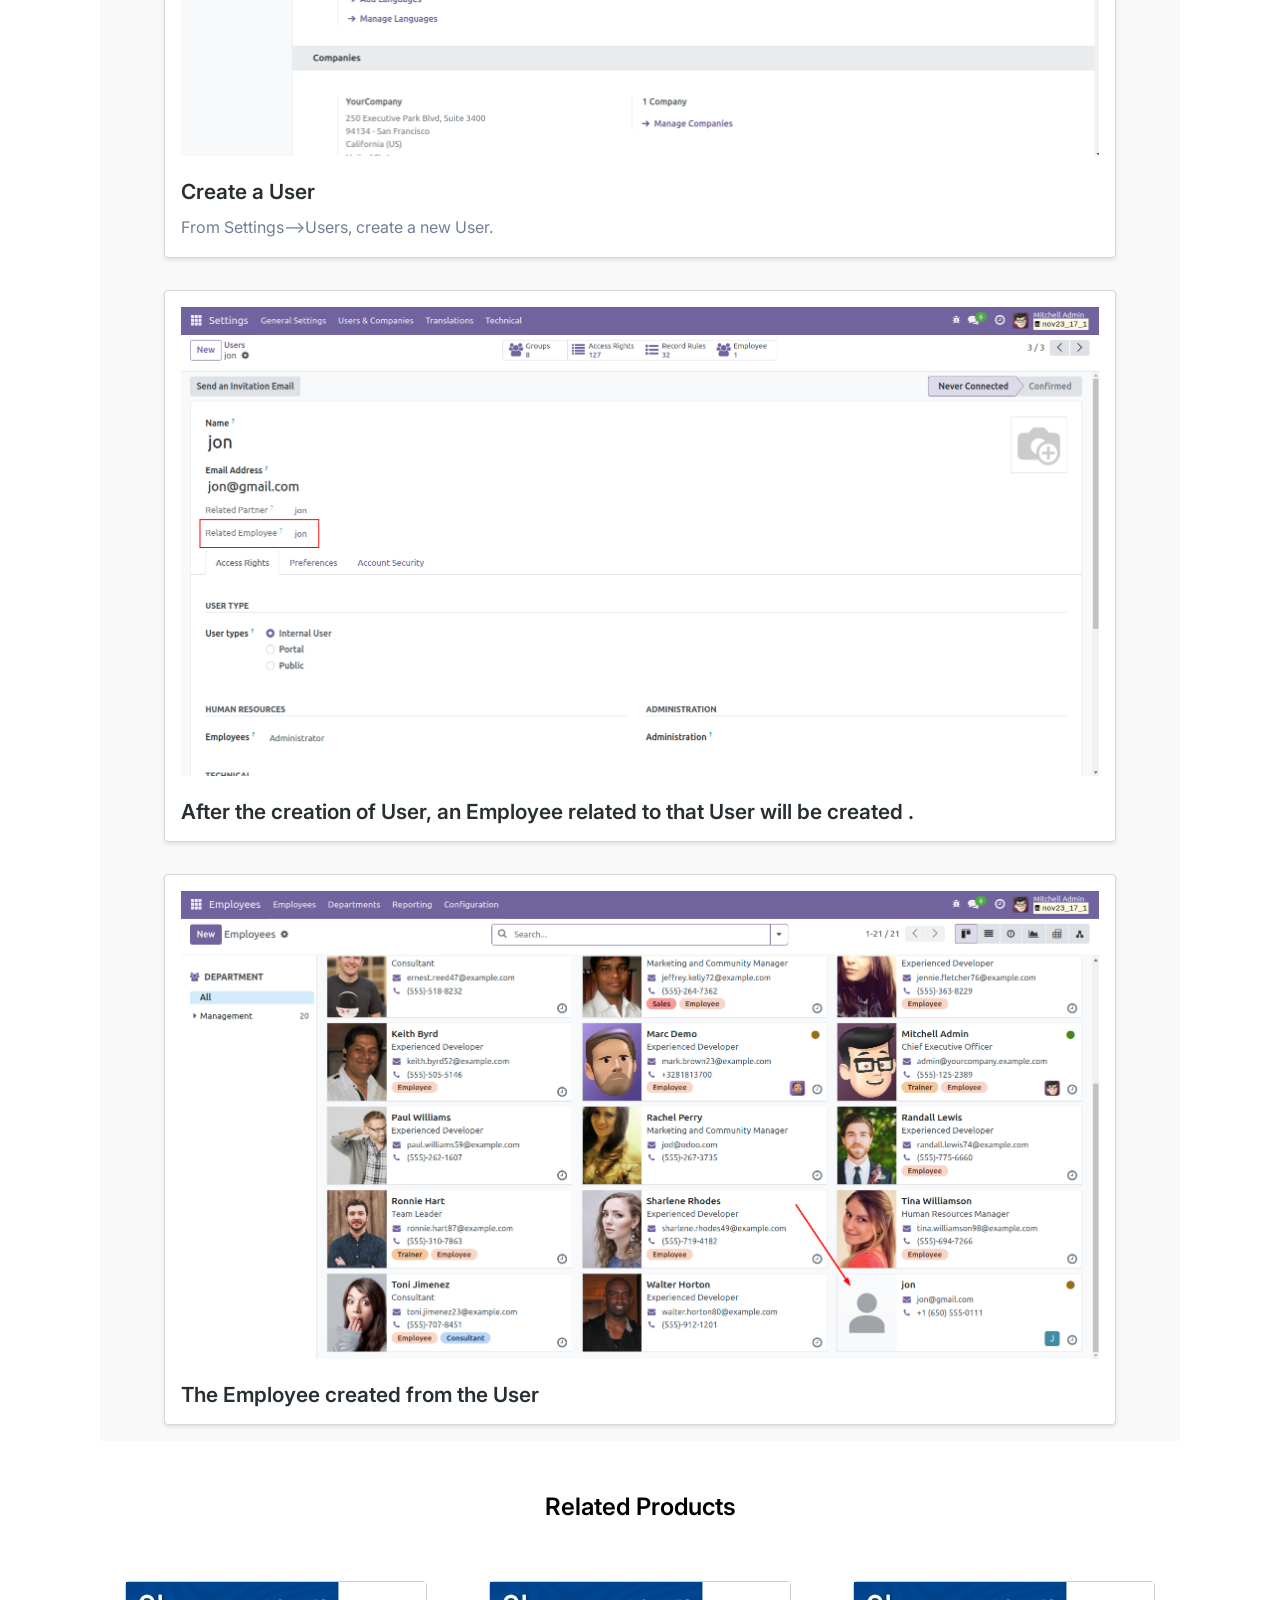
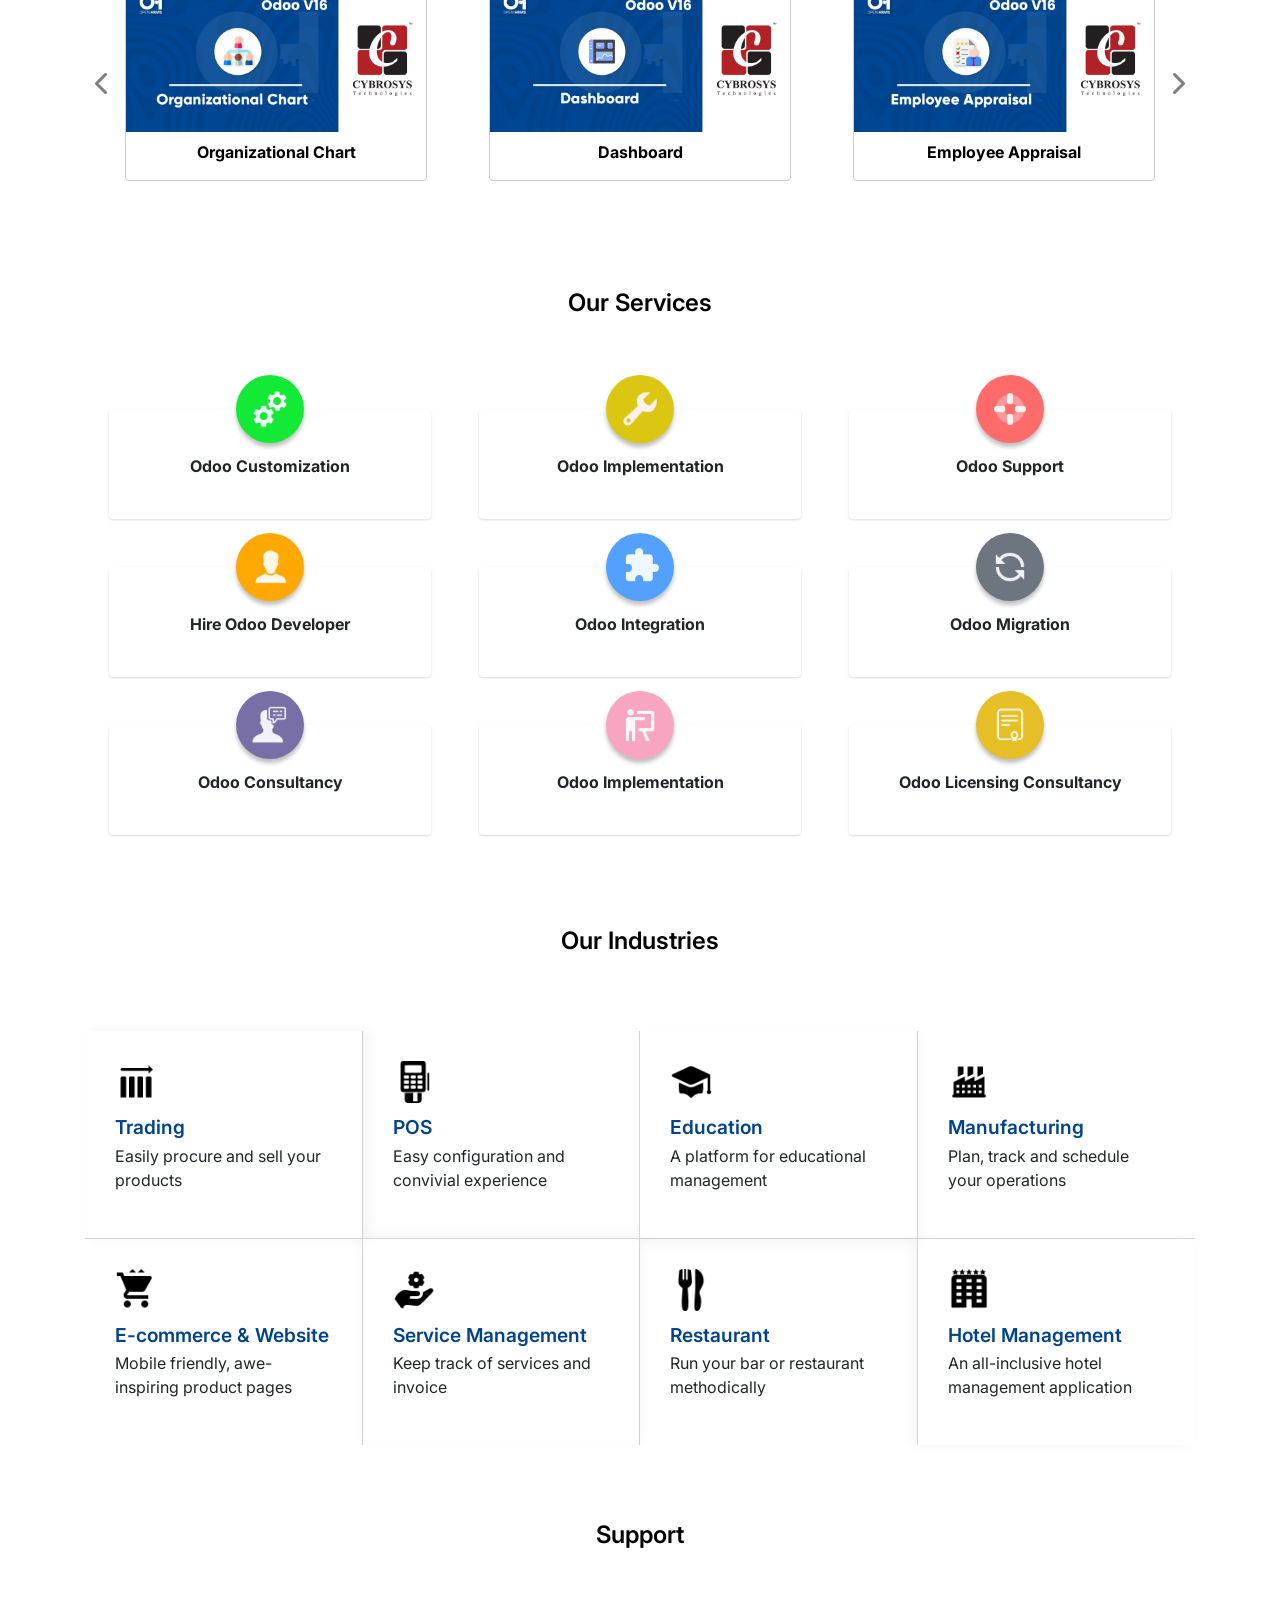
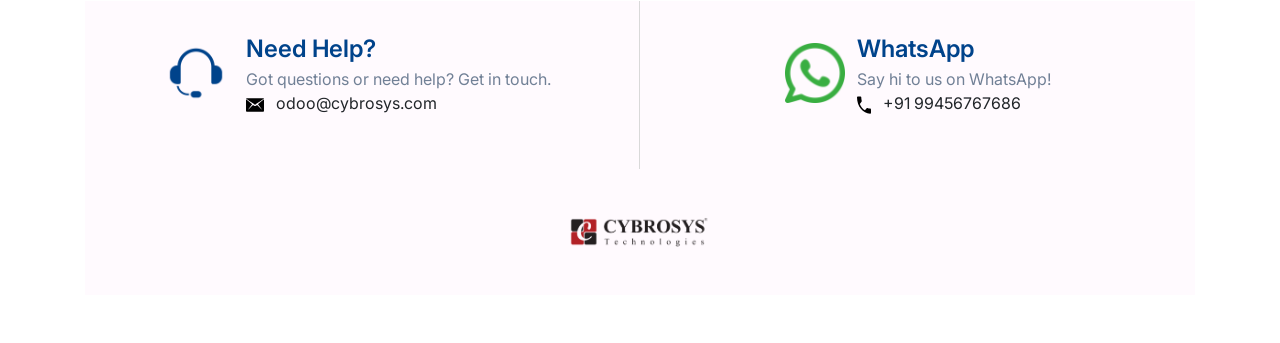
<file: oh_employee_creation_from_user/static/description/index.html>
<!DOCTYPE html>
<html lang="en">
<head>
    <meta charset="UTF-8">
    <meta name="viewport" content="width=device-width, initial-scale=1.0">
    <title>Odoo App 3 Index</title>

    <!-- Bootstrap CSS -->
    <link rel="stylesheet"
          href="https://cdn.jsdelivr.net/npm/bootstrap@4.0.0/dist/css/bootstrap.min.css"
          integrity="sha384-Gn5384xqQ1aoWXA+058RXPxPg6fy4IWvTNh0E263XmFcJlSAwiGgFAW/dAiS6JXm"
          crossorigin="anonymous">
    <link rel="stylesheet"
          href="https://cdnjs.cloudflare.com/ajax/libs/font-awesome/6.2.1/css/all.min.css">
    <link rel="preconnect" href="https://fonts.googleapis.com">
    <link rel="preconnect" href="https://fonts.gstatic.com" crossorigin>
    <link href="https://fonts.googleapis.com/css2?family=Inter:wght@400;500;600;700;800&display=swap"
          rel="stylesheet">
</head>
<body>
<section>
    <div class="container"
         style="font-family: 'Inter', sans-serif !important;background-color: #fff !important;">
        <div class="row">
            <div class="col-sm-12 col-md-12 col-lg-12 d-flex justify-content-between flex-wrap align-items-sm-center"
                 style="border-bottom:1px solid rgba(0, 0, 0, 0.22)">
                <div class="my-3">
                    <img src="assets/images/logo-horizontal (1).png"
                         style="width:auto !important; height:20px !important">
                </div>
                <div class="my-3 d-flex align-items-center">
                    <div class="text-center"
                         style="background-color:#017E84 !important;font-size: 0.8rem !important; color:#fff !important; font-weight:500 !important; padding:4px !important; margin:0 3px !important; border-radius:50px !important; min-width: 120px !important;">
                        Community
                    </div>
                </div>
            </div>
        </div>
        <div class="row">
            <div class="col-sm-12 col-md-12 col-lg-12 text-center d-flex align-items-center flex-column"
                 style="margin: 80px 0px !important;">
                <h1 style="font-size: 2.8rem;font-weight: 700; color:
                    #1A202C;">
                    Open HRMS Employees From User</h1>
                <p class="my-3 mb-4"
                   style="max-width: 80%; font-weight: 400 !important; line-height: 32px; color: #718096;">
                    Automatically Creates an Employee While Creating a User
                </p>
                <div style="width: 80%;">
                    <img src="assets/screenshots/hero.gif"
                         class="img-responsive" width="100%" height="auto">
                </div>
            </div>
        </div>
        <div class="container mt-5 mb-5">
            <div class="col-lg-12 d-flex flex-column justify-content-center align-items-center mt-4">
                <p class="m-0"
                   style="font-weight: 600; font-size: 24px; color:#00438B !important">
                    Key Highlights
                </p>
            </div>
            <div class="row py-4">
                <div class="col-md-6 col-sm-12 p-3">
                    <div class="d-flex   h-100" style="padding: 30px;border-radius: 12px;
                                    background: #FFF;
                                    box-shadow: 1px 2px 3px 0px rgba(0, 0, 0, 0.25); ">
                        <div style="width: 36px; height: 36px; border-radius: 50%; background: #00438B;
                                    display: flex; justify-content: center; align-items: center;
                                    margin-right: 10px;flex-shrink: 0;">
                            <i class="fa-solid fa-star  "
                               style="color: #fff;font-size:14px;"></i>
                        </div>
                        <div>
                            <p style="color: #1A202C;font-weight: 600;
                                      font-size: 1.2rem; margin-bottom: 2px;">
                                Automatic Creation of Employee</p>
                            <p class="m-0" style="color:#718096"> Automatically Creates an
                                Employee While Creating a User
                            </p>
                        </div>
                    </div>
                </div>
                <div class="col-md-6 col-sm-12 p-3">
                    <div class="d-flex   h-100" style="padding: 30px;border-radius: 12px;
                                    background: #FFF;
                                    box-shadow: 1px 2px 3px 0px rgba(0, 0, 0, 0.25); ">
                        <div style="width: 36px; height: 36px; border-radius: 50%; background:#00438B;
                                    display: flex; justify-content: center; align-items: center;
                                    margin-right: 10px;flex-shrink: 0;">
                            <i class="fa-solid fa-star  "
                               style="color: #fff;font-size:14px;"></i>
                        </div>
                        <div>
                            <p style="color: #1A202C;font-weight: 600;
                                      font-size: 1.2rem; margin-bottom: 2px;">
                                This will simplify the HR process.</p>
                            <p class="m-0" style="color:#718096">
                            </p>
                        </div>
                    </div>
                </div>
            </div>
        </div>
        <div class="container rounded">
            <ul class="nav nav-tabs d-flex"
                style="width: fit-content;margin: 0 auto;gap: 1rem;">
                <li class="col text-center py-2 text-nowrap "
                    style="color: #fff; background-color: #00438B;border-radius: 6px 6px 0px 0px;">
                    <a
                            class="active show" data-toggle="tab" href="#tab1"
                            style="color: #fff;font-weight: 500; background-color: #00438B; text-decoration: none;">
                        <i class="fa-regular fa-image  pr-2"
                           style="color: #fff;"></i>
                        Screenshots</a></li>

                <li class="col text-center py-2 text-nowrap "
                    style="color: #fff; background-color: #00438B;border-radius: 6px 6px 0px 0px;">
                    <a
                            data-toggle="tab" href="#tab2"
                            style="color: #fff;font-weight: 500;  text-decoration: none;"><i
                            class="fa-solid fa-star  pr-2"
                            style="color: #fff;"></i>Features</a></li>
                <li class="col text-center py-2 text-nowrap "
                    style="color: #fff; background-color: #00438B;border-radius: 6px 6px 0px 0px;">
                    <a
                            data-toggle="tab" href="#tab3"
                            style="color: #fff;font-weight: 500; text-decoration: none; background-color:#00438B;"><i
                            class="fa-solid fa-book-open  pr-2"
                            style="color: #fff;"></i>Released Notes</a></li>
            </ul>
            <div class="tab-content"
                 style="background-color: rgba(121, 113, 119, 0.04);">
                <div id="tab1" class="tab-pane fade in active show">
                    <div class="col-lg-12 py-2"
                         style="padding: 1rem 4rem !important;">
                        <div
                                style="border: 1px solid #d8d6d6; border-radius: 4px; background: #fff; box-shadow: 0 2px 4px rgba(0, 0, 0, 0.1);">
                            <div class="row justify-content-center p-3 w-100 m-0">

                                <img src="assets/screenshots/1.png"
                                     class="img-responsive" width="100%"
                                     height="auto">
                            </div>
                            <div class="px-3">
                                <h4 class="mt-2"
                                    style=" font-weight:600 !important; color:#282F33 !important; font-size:1.3rem !important">
                                    Create a User</h4>
                                <p style=" color:#718096!important; font-size:1rem !important;line-height: 28px;">
                                    From Settings-->Users, create a new User.
                                </p>
                            </div>
                        </div>
                    </div>
                    <div class="col-lg-12 py-2"
                         style="padding: 1rem 4rem !important;">
                        <div
                                style="border: 1px solid #d8d6d6; border-radius: 4px;  background: #fff; box-shadow: 0 2px 4px rgba(0, 0, 0, 0.1);">
                            <div class="row justify-content-center p-3 w-100 m-0">

                                <img src="assets/screenshots/2.png"
                                     class="img-responsive" width="100%"
                                     height="auto">
                            </div>
                            <div class="px-3">
                                <h4 class="mt-2"
                                    style=" font-weight:600 !important; color:#282F33 !important; font-size:1.3rem !important">
                                    After the creation of User, an Employee
                                    related to that User will be created
                                    .</h4>
                                <p style=" color:#718096!important; font-size:1rem !important;line-height: 28px;">
                                </p>
                            </div>
                        </div>
                    </div>
                    <div class="col-lg-12 py-2"
                         style="padding: 1rem 4rem !important;">
                        <div
                                style="border: 1px solid #d8d6d6; border-radius: 4px;  background: #fff; box-shadow: 0 2px 4px rgba(0, 0, 0, 0.1);">
                            <div class="row justify-content-center p-3 w-100 m-0">

                                <img src="assets/screenshots/3.png"
                                     class="img-responsive" width="100%"
                                     height="auto">
                            </div>
                            <div class="px-3">
                                <h4 class="mt-2"
                                    style=" font-weight:600 !important; color:#282F33 !important; font-size:1.3rem !important">
                                    The Employee created from the User
                                </h4>
                                <p style=" color:#718096!important; font-size:1rem !important;line-height: 28px;">
                                </p>
                            </div>
                        </div>
                    </div>
                </div>
                <div id="tab2" class="tab-pane fade">
                    <div class="col-mg-12" style="padding: 1rem 4rem;">
                        <ul style="list-style: none; padding: 1rem 0;font-weight: 500;">
                            <li class="py-3"
                                style="font-weight: 500;background-color: #fff; border-radius: 4px; padding: 1rem; margin-bottom: 1rem; box-shadow: 0 2px 4px rgba(0, 0, 0, 0.1);">
                                    <span style="margin-right: 12px;"><img
                                            src="assets/images/star (1) 2.svg"
                                            alt=""
                                            width="16px"></span>
                                 Automatic Creation of Employee
                                <ul style="list-style: none;font-weight: 400; color:#718096">
                                    <li>
                                        Automatically Creates an Employee While
                                        Creating a User
                                    </li>
                                </ul>
                            </li>
                            <li class="py-3"
                                style="font-weight: 500;background-color: #fff; border-radius: 4px; padding: 1rem; margin-bottom: 1rem; box-shadow: 0 2px 4px rgba(0, 0, 0, 0.1);">
                                    <span style="margin-right: 12px;"><img
                                            src="assets/images/star (1) 2.svg"
                                            alt=""
                                            width="16px"></span>
                                  This module will simplify the HR process.
                            </li>
                        </ul>
                    </div>
                </div>
                <div id="tab3" class="tab-pane fade">
                    <div class="col-mg-12 active" style="padding: 1rem 4rem;">
                        <div class="py-3"
                             style="font-weight: 500;background-color: #fff; border-radius: 4px; padding: 1rem; box-shadow: 0 2px 4px rgba(0, 0, 0, 0.1);">
                            <div class="d-flex mb-3"
                                 style="font-size: 0.8rem; font-weight: 500;"><span>Version
                                        17.0.1.0.0</span><span
                                    class="px-2">|</span><span
                                    style="color: #714B67;font-weight: 600;">Released on:28th November 2023</span>
                            </div>
                            <p class="m-0"
                               style=" color:#718096!important; font-size:1rem !important;line-height: 28px;">

                                Initial commit for Open HRMS Employees From User
                            </p>
                        </div>
                    </div>
                </div>
            </div>
        </div>
        <div class="container mt-5">
            <div class="col-lg-12 d-flex flex-column justify-content-center align-items-center mt-5">
                <p class="m-0"
                   style="font-weight: 600; font-size: 24px; color:#000 !important">
                    Related Products</p>
            </div>
        </div>
        <div id="myCarousel" class="carousel slide py-3" data-ride="carousel">
            <div class="carousel-inner">
                <div class="carousel-item active">
                    <div class="row p-4">
                        <div class="col">
                            <div class="p-3">
                                <a href="https://apps.odoo.com/apps/modules/16.0/hr_organizational_chart/"
                                   style="color: #000; text-decoration: none;">
                                    <div style="border:1px solid #CBCBCB !important;border-radius: 4px;">
                                        <div style="width: 300px; ">
                                            <img src="assets/modules/1.png"
                                                 alt=""
                                                 width="100%" height="auto">
                                        </div>
                                        <p class="text-center pt-2 text-black font-weight-bold">
                                            Organizational Chart</p>
                                    </div>
                                </a>
                            </div>
                        </div>
                        <div class="col">
                            <div class="p-3">
                                <a href="https://apps.odoo.com/apps/modules/16.0/hrms_dashboard/#"
                                   style="color: #000; text-decoration: none;">
                                    <div style="border:1px solid #CBCBCB !important;border-radius: 4px;">
                                        <div style="width: 300px; ">
                                            <img src="assets/modules/2.png"
                                                 alt=""
                                                 width="100%" height="auto">
                                        </div>
                                        <p class="text-center pt-2 text-black font-weight-bold">
                                            Dashboard</p>
                                    </div>
                                </a>
                            </div>
                        </div>
                        <div class="col">
                            <div class="p-3">
                                <a href="https://apps.odoo.com/apps/modules/16.0/oh_appraisal/"
                                   style="color: #000; text-decoration: none;">
                                    <div style="border:1px solid #CBCBCB !important;border-radius: 4px;">
                                        <div style="width: 300px; ">
                                            <img src="assets/modules/3.png"
                                                 alt=""
                                                 width="100%" height="auto">
                                        </div>
                                        <p class="text-center pt-2 text-black font-weight-bold">
                                            Employee Appraisal</p>
                                    </div>
                                </a>
                            </div>
                        </div>
                    </div>
                </div>
                <div class="carousel-item">
                    <div class="row p-4">
                        <div class="col">
                            <div class="p-3">
                                <a href="https://apps.odoo.com/apps/modules/16.0/oh_hr_zk_attendance/"
                                   style="color: #000; text-decoration: none;">
                                    <div style="border:1px solid #CBCBCB !important;border-radius: 4px;">
                                        <div style="width: 300px; ">
                                            <img src="assets/modules/4.png"
                                                 alt=""
                                                 width="100%" height="auto">
                                        </div>
                                        <p class="text-center pt-2 text-black font-weight-bold">
                                            Biometric Device Integration</p>
                                    </div>
                                </a>
                            </div>
                        </div>
                        <div class="col">
                            <div class="p-3">
                                <a href="https://apps.odoo.com/apps/modules/16.0/ohrms_salary_advance/#"
                                   style="color: #000; text-decoration: none;">
                                    <div style="border:1px solid #CBCBCB !important;border-radius: 4px;">
                                        <div style="width: 300px;">
                                            <img src="assets/modules/5.png"
                                                 alt=""
                                                 width="100%" height="auto">
                                        </div>
                                        <p class="text-center pt-2 text-black font-weight-bold">
                                            HRMS Advance Salary</p>
                                    </div>
                                </a>
                            </div>
                        </div>
                        <div class="col">
                            <div class="p-3">
                                <a href="https://apps.odoo.com/apps/modules/16.0/ohrms_loan/"
                                   style="color: #000; text-decoration: none;">
                                    <div style="border:1px solid #CBCBCB !important;border-radius: 4px;">
                                        <div style="width: 300px;">
                                            <img src="assets/modules/6.png"
                                                 alt=""
                                                 width="100%" height="auto">
                                        </div>
                                        <p class="text-center pt-2 text-black font-weight-bold">
                                            Loan Management</p>
                                    </div>
                                </a>
                            </div>
                        </div>
                    </div>
                </div>
            </div>
            <a class="carousel-control-prev" href="#myCarousel"
               data-slide="prev" style="width: 35px; color: #000;">
                    <span class="carousel-control-prev-icon">
                        <i class="fa fa-chevron-left"
                           style="font-size: 24px;"></i>
                    </span>
            </a>
            <a class="carousel-control-next" href="#myCarousel"
               data-slide="next" style="width: 35px; color: #000;">
                    <span class="carousel-control-next-icon">
                        <i class="fa fa-chevron-right"
                           style="font-size: 24px;"></i>
                    </span>
            </a>
        </div>
        <div class="container mt-5">
            <div class="col-lg-12 d-flex flex-column justify-content-center align-items-center mt-4">
                <p class="m-0"
                   style="font-weight: 600; font-size: 24px; color:#000 !important">
                    Our Services</p>
            </div>
        </div>
        <div class="container my-5">
            <div class="row py-3">
                <div class="col-md-4 col-sm-6 px-4 py-4">
                    <div
                            style="background-color: #fff; padding: 25px; text-align: center;  box-shadow: rgba(0, 0, 0, 0.1) 0px 1px 3px 0px, rgba(0, 0, 0, 0.06) 0px 1px 2px 0px; position: relative;border-radius: 4px;">

                        <div style="position: absolute; top: 0%; left: 50%; transform: translate(-50%, -50%);">
                            <div style="background-color:#13EA36 ; border-radius: 50%; padding: 15px;    width: 68px;
                                    height: 68px; display: inline-block; box-shadow:0px 4px 4px rgba(0, 0, 0, 0.25);">
                                <img src="assets/images/cogs.png"
                                     alt="service-icon" width="38px"
                                     height="auto">
                            </div>
                        </div>
                        <p style="margin-top: 20px; font-weight: bold;">Odoo
                            Customization</p>
                    </div>
                </div>
                <div class="col-md-4 col-sm-6 px-4 py-4">
                    <div
                            style="background-color: #fff; padding: 25px; text-align: center; box-shadow: rgba(0, 0, 0, 0.1) 0px 1px 3px 0px, rgba(0, 0, 0, 0.06) 0px 1px 2px 0px; position: relative;border-radius: 4px;">

                        <div style="position: absolute; top: 0%; left: 50%; transform: translate(-50%, -50%);">
                            <div style="background-color:#DBC711; border-radius: 50%; padding: 15px;    width: 68px;
                                    height: 68px; display: inline-block; box-shadow:0px 4px 4px rgba(0, 0, 0, 0.25);">
                                <img src="assets/images/wrench.png"
                                     alt="service-icon" width="38px"
                                     height="auto">
                            </div>
                        </div>
                        <p style="margin-top: 20px; font-weight: bold;">Odoo
                            Implementation</p>
                    </div>
                </div>
                <div class="col-md-4 col-sm-6 px-4 py-4">
                    <div
                            style="background-color: #fff; padding: 25px; text-align: center;  box-shadow: rgba(0, 0, 0, 0.1) 0px 1px 3px 0px, rgba(0, 0, 0, 0.06) 0px 1px 2px 0px; position: relative; border-radius: 4px;">

                        <div style="position: absolute; top: 0%; left: 50%; transform: translate(-50%, -50%);">
                            <div style="background-color:#FF6B6B ; border-radius: 50%; padding: 15px;    width: 68px;
                                    height: 68px; display: inline-block; box-shadow:0px 4px 4px rgba(0, 0, 0, 0.25);">
                                <img src="assets/images/lifebuoy.png"
                                     alt="service-icon" width="38px"
                                     height="auto">
                            </div>
                        </div>
                        <p style="margin-top: 20px; font-weight: bold;">Odoo
                            Support</p>
                    </div>
                </div>
                <div class="col-md-4 col-sm-6 px-4 py-4">
                    <div
                            style="background-color: #fff; padding: 25px; text-align: center; box-shadow: rgba(0, 0, 0, 0.1) 0px 1px 3px 0px, rgba(0, 0, 0, 0.06) 0px 1px 2px 0px; position: relative; border-radius: 4px;">

                        <div style="position: absolute; top: 0%; left: 50%; transform: translate(-50%, -50%);">
                            <div style="background-color:#FFA801 ; border-radius: 50%; padding: 15px;    width: 68px;
                                    height: 68px; display: inline-block; box-shadow:0px 4px 4px rgba(0, 0, 0, 0.25);">
                                <img src="assets/images/user.png"
                                     alt="service-icon" width="38px"
                                     height="auto">
                            </div>
                        </div>
                        <p style="margin-top: 20px; font-weight: bold;">Hire
                            Odoo Developer</p>
                    </div>
                </div>
                <div class="col-md-4 col-sm-6 px-4 py-4">
                    <div
                            style="background-color: #fff; padding: 25px; text-align: center;  box-shadow: rgba(0, 0, 0, 0.1) 0px 1px 3px 0px, rgba(0, 0, 0, 0.06) 0px 1px 2px 0px; position: relative; border-radius: 4px;">

                        <div style="position: absolute; top: 0%; left: 50%; transform: translate(-50%, -50%);">
                            <div style="background-color:#54A0FF; border-radius: 50%; padding: 15px;    width: 68px;
                                    height: 68px; display: inline-block; box-shadow:0px 4px 4px rgba(0, 0, 0, 0.25);">
                                <img src="assets/images/puzzle.png"
                                     alt="service-icon" width="38px"
                                     height="auto">
                            </div>
                        </div>
                        <p style="margin-top: 20px; font-weight: bold;">Odoo
                            Integration</p>
                    </div>
                </div>
                <div class="col-md-4 col-sm-6 px-4 py-4">
                    <div
                            style="background-color: #fff; padding: 25px; text-align: center;  box-shadow: rgba(0, 0, 0, 0.1) 0px 1px 3px 0px, rgba(0, 0, 0, 0.06) 0px 1px 2px 0px; position: relative;border-radius: 4px;">

                        <div style="position: absolute; top: 0%; left: 50%; transform: translate(-50%, -50%);">
                            <div style="background-color:#6D7680 ; border-radius: 50%; padding: 15px;    width: 68px;
                                    height: 68px; display: inline-block; box-shadow:0px 4px 4px rgba(0, 0, 0, 0.25);">
                                <img src="assets/images/update.png"
                                     alt="service-icon" width="38px"
                                     height="auto">
                            </div>
                        </div>
                        <p style="margin-top: 20px; font-weight: bold;">Odoo
                            Migration</p>
                    </div>
                </div>
                <div class="col-md-4 col-sm-6 px-4 py-4">
                    <div
                            style="background-color: #fff; padding: 25px; text-align: center;  box-shadow: rgba(0, 0, 0, 0.1) 0px 1px 3px 0px, rgba(0, 0, 0, 0.06) 0px 1px 2px 0px; position: relative;border-radius: 4px;">

                        <div style="position: absolute; top: 0%; left: 50%; transform: translate(-50%, -50%);">
                            <div style="background-color:#786FA6 ; border-radius: 50%; padding: 15px;    width: 68px;
                                    height: 68px; display: inline-block; box-shadow:0px 4px 4px rgba(0, 0, 0, 0.25);">
                                <img src="assets/images/consultation.png"
                                     alt="service-icon" width="38px"
                                     height="auto">
                            </div>
                        </div>
                        <p style="margin-top: 20px; font-weight: bold;">Odoo
                            Consultancy</p>
                    </div>
                </div>
                <div class="col-md-4 col-sm-6 px-4 py-4">
                    <div
                            style="background-color: #fff; padding: 25px; text-align: center; box-shadow: rgba(0, 0, 0, 0.1) 0px 1px 3px 0px, rgba(0, 0, 0, 0.06) 0px 1px 2px 0px;position: relative;border-radius: 4px;">

                        <div style="position: absolute; top: 0%; left: 50%; transform: translate(-50%, -50%);">
                            <div style="background-color:#F8A5C2 ; border-radius: 50%; padding: 15px;    width: 68px;
                                    height: 68px; display: inline-block; box-shadow:0px 4px 4px rgba(0, 0, 0, 0.25);">
                                <img src="assets/images/training.png"
                                     alt="service-icon" width="38px"
                                     height="auto">
                            </div>
                        </div>
                        <p style="margin-top: 20px; font-weight: bold;">Odoo
                            Implementation</p>
                    </div>
                </div>
                <div class="col-md-4 col-sm-6 px-4 py-4">
                    <div
                            style="background-color: #fff; padding: 25px; text-align: center;  box-shadow: rgba(0, 0, 0, 0.1) 0px 1px 3px 0px, rgba(0, 0, 0, 0.06) 0px 1px 2px 0px; position: relative;border-radius: 4px;">

                        <div style="position: absolute; top: 0%; left: 50%; transform: translate(-50%, -50%);">
                            <div style="background-color:#E6BE26; border-radius: 50%; padding: 15px;    width: 68px;
                                    height: 68px; display: inline-block; box-shadow:0px 4px 4px rgba(0, 0, 0, 0.25);">
                                <img src="assets/images/license.png"
                                     alt="service-icon" width="38px"
                                     height="auto">
                            </div>
                        </div>
                        <p style="margin-top: 20px; font-weight: bold;">Odoo
                            Licensing Consultancy</p>
                    </div>
                </div>
            </div>
        </div>
        <div class="container mt-5">
            <div class="col-lg-12 d-flex flex-column justify-content-center align-items-center mt-4">
                <p class="m-0"
                   style="font-weight: 600; font-size: 24px; color:#000 !important">
                    Our Industries</p>
            </div>
        </div>
        <div class="container">
            <div class="row my-5 py-4">
                <div class="col-md-3 col-sm-6 p-0">
                    <div class="d-flex flex-column h-100 "
                         style="border-right: 1px solid rgb(209, 209, 209); border-bottom: 1px solid  rgb(209, 209, 209); padding: 30px; box-shadow: 6px 0 10px rgba(228, 227, 227, 0.373);">
                        <img src="assets/images/trading-black.png" width="42px"
                             height="auto" alt="">
                        <p style="color:#00438B;font-weight: 600; margin-top: 10px;
                           font-size: 1.2rem; margin-bottom: 2px;">Trading</p>
                        <p>Easily procure and sell your products</p>
                    </div>
                </div>
                <div class="col-md-3 col-sm-6  p-0">
                    <div class="d-flex flex-column h-100"
                         style="border-right: 1px solid rgb(209, 209, 209);border-bottom: 1px solid  rgb(209, 209, 209); padding: 30px;">
                        <img src="assets/images/pos-black.png" width="42px"
                             height="auto" alt="">
                        <p style="color:#00438B;font-weight: 600; margin-top: 10px;
                            font-size: 1.2rem; margin-bottom: 2px;">POS</p>
                        <p>Easy configuration and convivial experience</p>
                    </div>
                </div>
                <div class="col-md-3 col-sm-6  p-0">
                    <div class="d-flex flex-column h-100"
                         style="border-right: 1px solid  rgb(209, 209, 209);border-bottom: 1px solid   rgba(0, 0, 0, 0.2); padding: 30px; box-shadow: 0 5px 10px  rgba(228, 227, 227, 0.373)">
                        <img src="assets/images/education-black.png"
                             width="42px" height="auto" alt="">
                        <p style="color:#00438B;font-weight: 600; margin-top: 10px;
                            font-size: 1.2rem; margin-bottom: 2px;">
                            Education</p>
                        <p>A platform for educational management</p>
                    </div>
                </div>
                <div class="col-md-3 col-sm-6  p-0">
                    <div class="d-flex flex-column h-100"
                         style="border-bottom: 1px solid  rgb(209, 209, 209); padding: 30px; ">
                        <img src="assets/images/manufacturing-black.png"
                             width="42px" height="auto" alt="">
                        <p style="color:#00438B;font-weight: 600; margin-top: 10px;
                            font-size: 1.2rem; margin-bottom: 2px;">
                            Manufacturing</p>
                        <p>Plan, track and schedule your operations</p>
                    </div>
                </div>
                <div class="col-md-3 col-sm-6 p-0">
                    <div class="d-flex flex-column h-100"
                         style="border-right: 1px solid  rgb(209, 209, 209); padding: 30px;">
                        <img src="assets/images/ecom-black.png" width="42px"
                             height="auto" alt="">
                        <p style="color:#00438B;font-weight: 600; margin-top: 10px;
                            font-size: 1.2rem; margin-bottom: 2px;">E-commerce &
                            Website</p>
                        <p>Mobile friendly, awe-inspiring product pages</p>
                    </div>
                </div>
                <div class="col-md-3 col-sm-6   p-0">
                    <div class="d-flex flex-column h-100"
                         style="border-right: 1px solid  rgb(209, 209, 209); padding: 30px;box-shadow: 0 -5px 10px  rgba(228, 227, 227, 0.373);">
                        <img src="assets/images/service-black.png" width="42px"
                             height="auto" alt="">
                        <p style="color:#00438B;font-weight: 600; margin-top: 10px;
                            font-size: 1.2rem; margin-bottom: 2px;">Service
                            Management</p>
                        <p>Keep track of services and invoice</p>
                    </div>
                </div>
                <div class="col-md-3 col-sm-6    p-0">
                    <div class="d-flex flex-column h-100"
                         style="border-right: 1px solid  rgb(209, 209, 209); padding: 30px; ">
                        <img src="assets/images/restaurant-black.png"
                             width="42px" height="auto" alt="">
                        <p style="color: #00438B;font-weight: 600; margin-top: 10px;
                            font-size: 1.2rem; margin-bottom: 2px;">
                            Restaurant</p>
                        <p>Run your bar or restaurant methodically</p>
                    </div>
                </div>
                <div class="col-md-3 col-sm-6   p-0">
                    <div class="d-flex flex-column h-100"
                         style=" padding: 30px;box-shadow: -5px 0 10px  rgba(228, 227, 227, 0.373);">
                        <img src="assets/images/hotel-black.png" width="42px"
                             height="auto" alt="">
                        <p style="color:#00438B;font-weight: 600; margin-top: 10px;
                            font-size: 1.2rem; margin-bottom: 2px;">Hotel
                            Management</p>
                        <p>An all-inclusive hotel management application</p>
                    </div>
                </div>
            </div>
        </div>
        <div class="container mt-5">
            <div class="col-lg-12 d-flex flex-column justify-content-center align-items-center mt-5">
                <p class="m-0"
                   style="font-weight: 600; font-size: 24px; color:#000 !important">
                    Support</p>
            </div>
        </div>
        <div class="container my-5">
            <div class="row" style="background-color: #FFFAFE;">
                <div class="col-md-6 pb-4  d-flex align-items-center justify-content-center"
                     style="border-right: 1px solid #D9D9D9;">
                    <div style="padding: 30px;">
                        <div class="d-flex align-items-center">
                            <img src="assets/images/support (3).png" alt=""
                                 width="60px" style="margin-right: 12px;">
                            <div style="padding: 0px 8px;">
                                    <span
                                            style="color: #00438B;font-size: 24px;font-weight: 600;padding-bottom: 1rem;">Need
                                        Help?</span>
                                <p class="m-0" style="color:#718096;">Got
                                    questions or need help? Get in touch.</p>
                                <div style="font-weight: 400;"><span><img
                                        src="assets/images/support-email.svg"
                                        alt=""
                                        width="18px"
                                        style="filter: invert(1);margin-right: 0.8rem;"></span>odoo@cybrosys.com
                                </div>
                            </div>
                        </div>
                    </div>
                </div>
                <div class="col-md-6 pb-4 d-flex align-items-center justify-content-center">
                    <div style="padding: 30px;">
                        <div class="d-flex align-items-center">
                            <img src="assets/images/whatsapp 1.svg" alt=""
                                 width="60px" style="margin-right: 12px;">
                            <div>
                                <span style="color: #00438B;font-size: 24px;font-weight: 600;">WhatsApp</span>
                                <p class="m-0" style="color:#718096;">Say hi to
                                    us on WhatsApp!</p>
                                <div style="font-weight: 400; font-size: 16px;"><span><img
                                        src="assets/images/phone.svg"
                                        alt="" width="14px"
                                        style="filter: invert(1); margin-right: 0.8rem;"></span>+91
                                    99456767686
                                </div>
                            </div>
                        </div>
                    </div>
                </div>
                <div class="col-12 d-flex ">
                    <div class="my-5 mx-auto">
                        <img src="assets/images/Cybrosys R.png"
                             style="width:auto !important; height:30px !important">
                    </div>
                </div>
            </div>
        </div>
    </div>
</section>
<!-- Optional JavaScript -->
<!-- jQuery first, then Popper.js, then Bootstrap JS -->
<script src="https://ajax.googleapis.com/ajax/libs/jquery/3.5.1/jquery.min.js"></script>
<script src="https://maxcdn.bootstrapcdn.com/bootstrap/4.5.2/js/bootstrap.min.js"></script>
</body>
</html>
</file>
